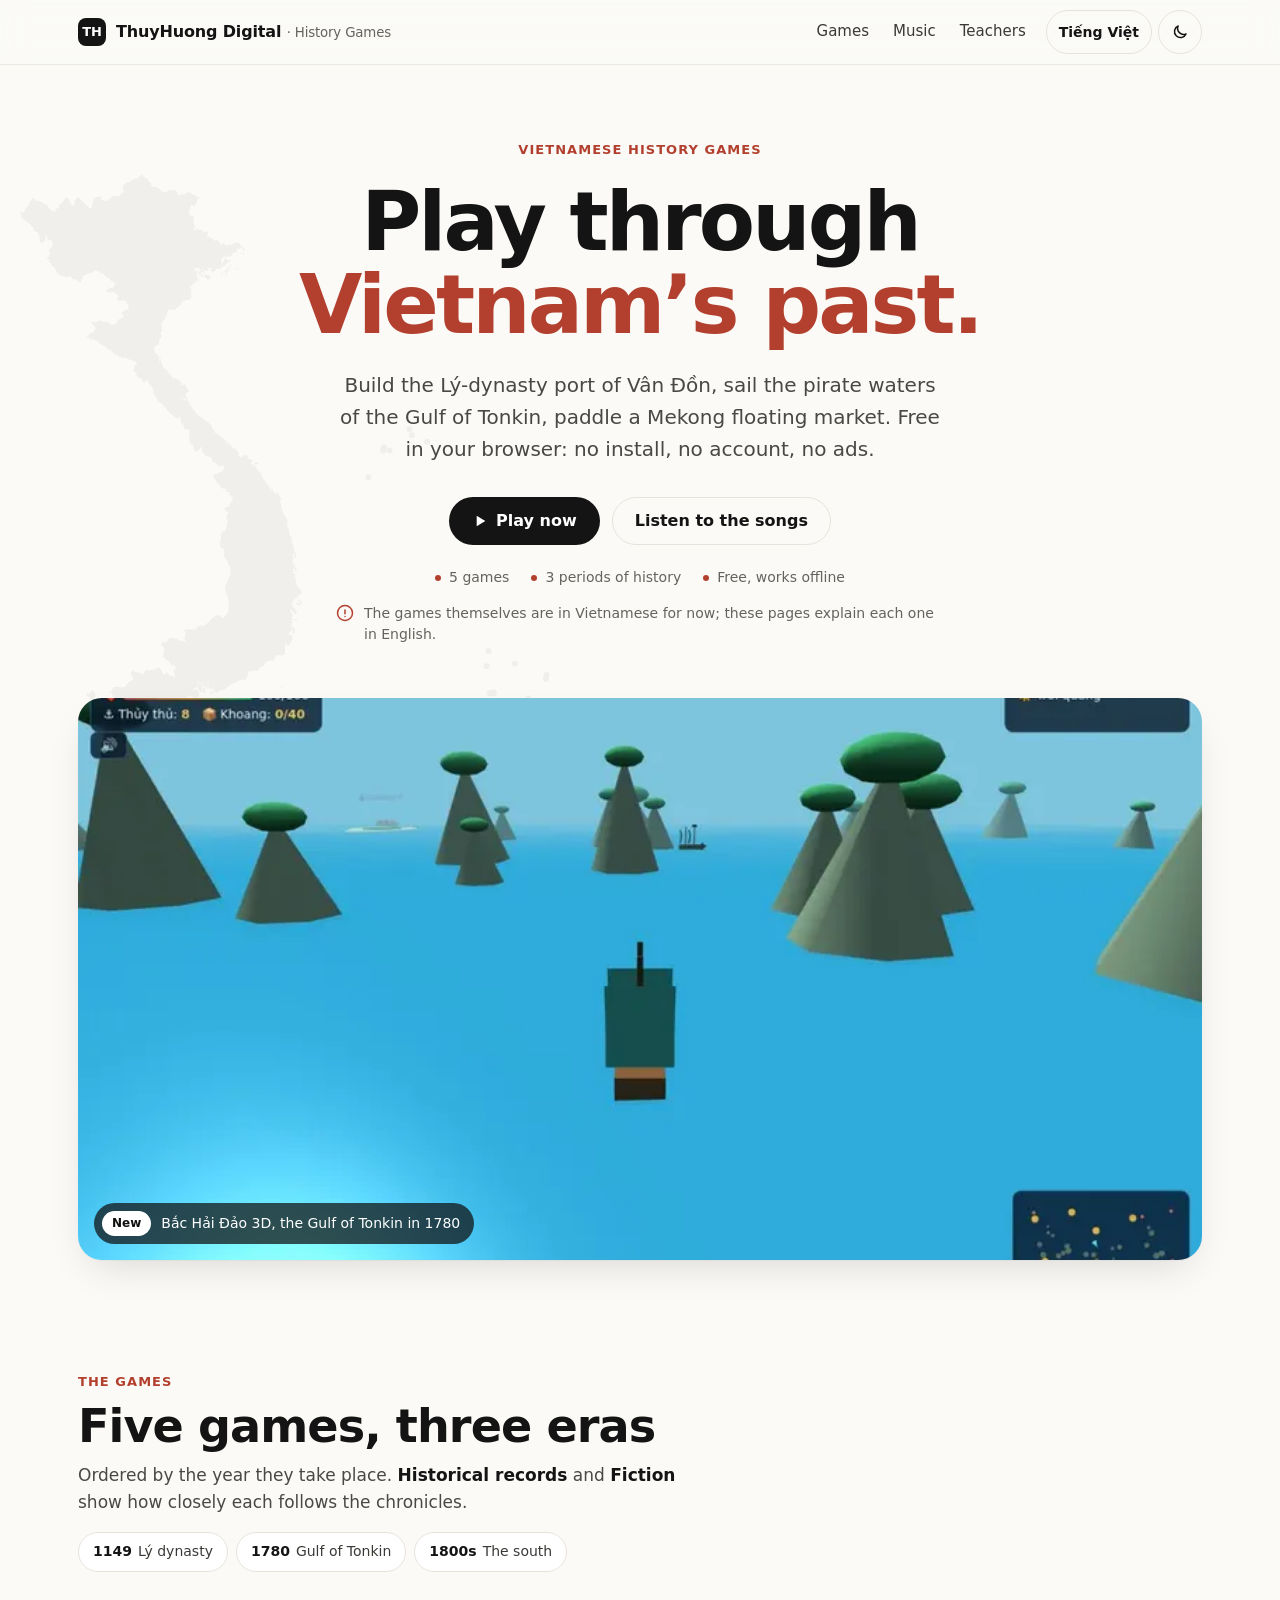
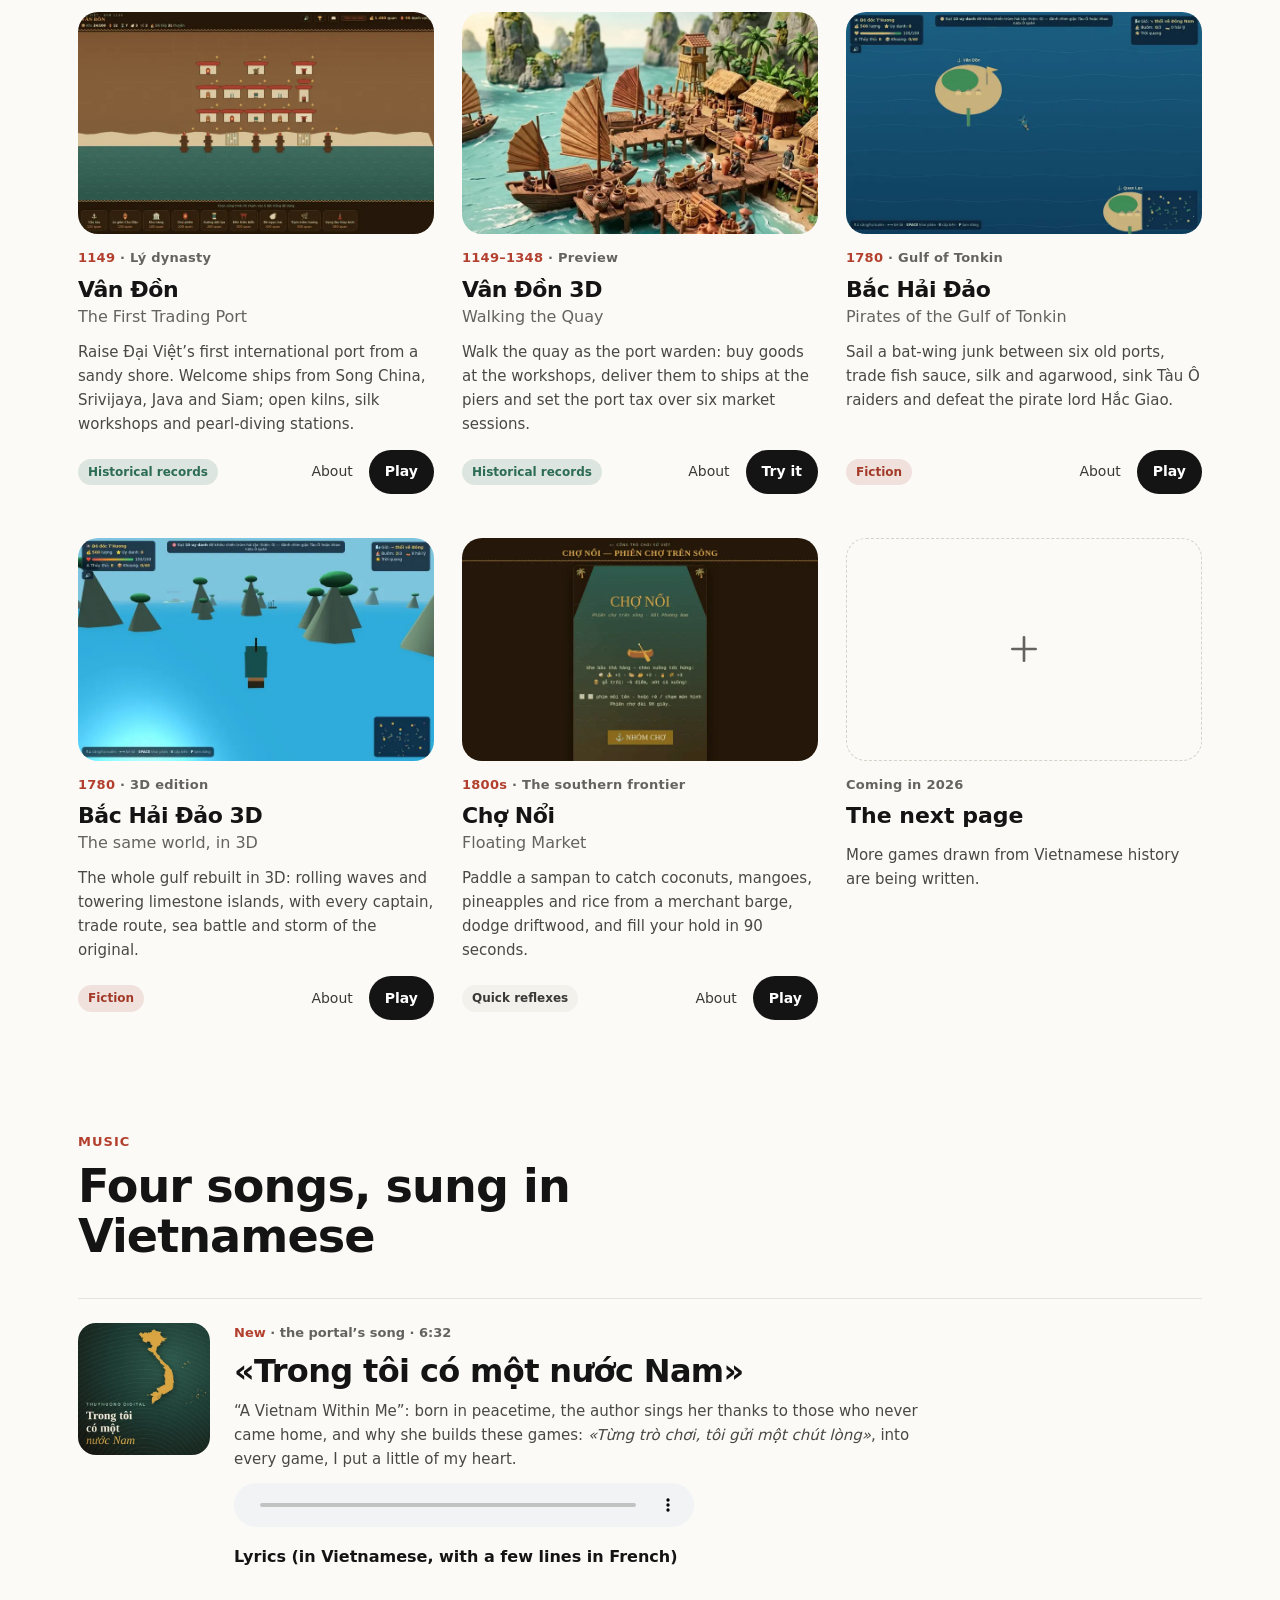
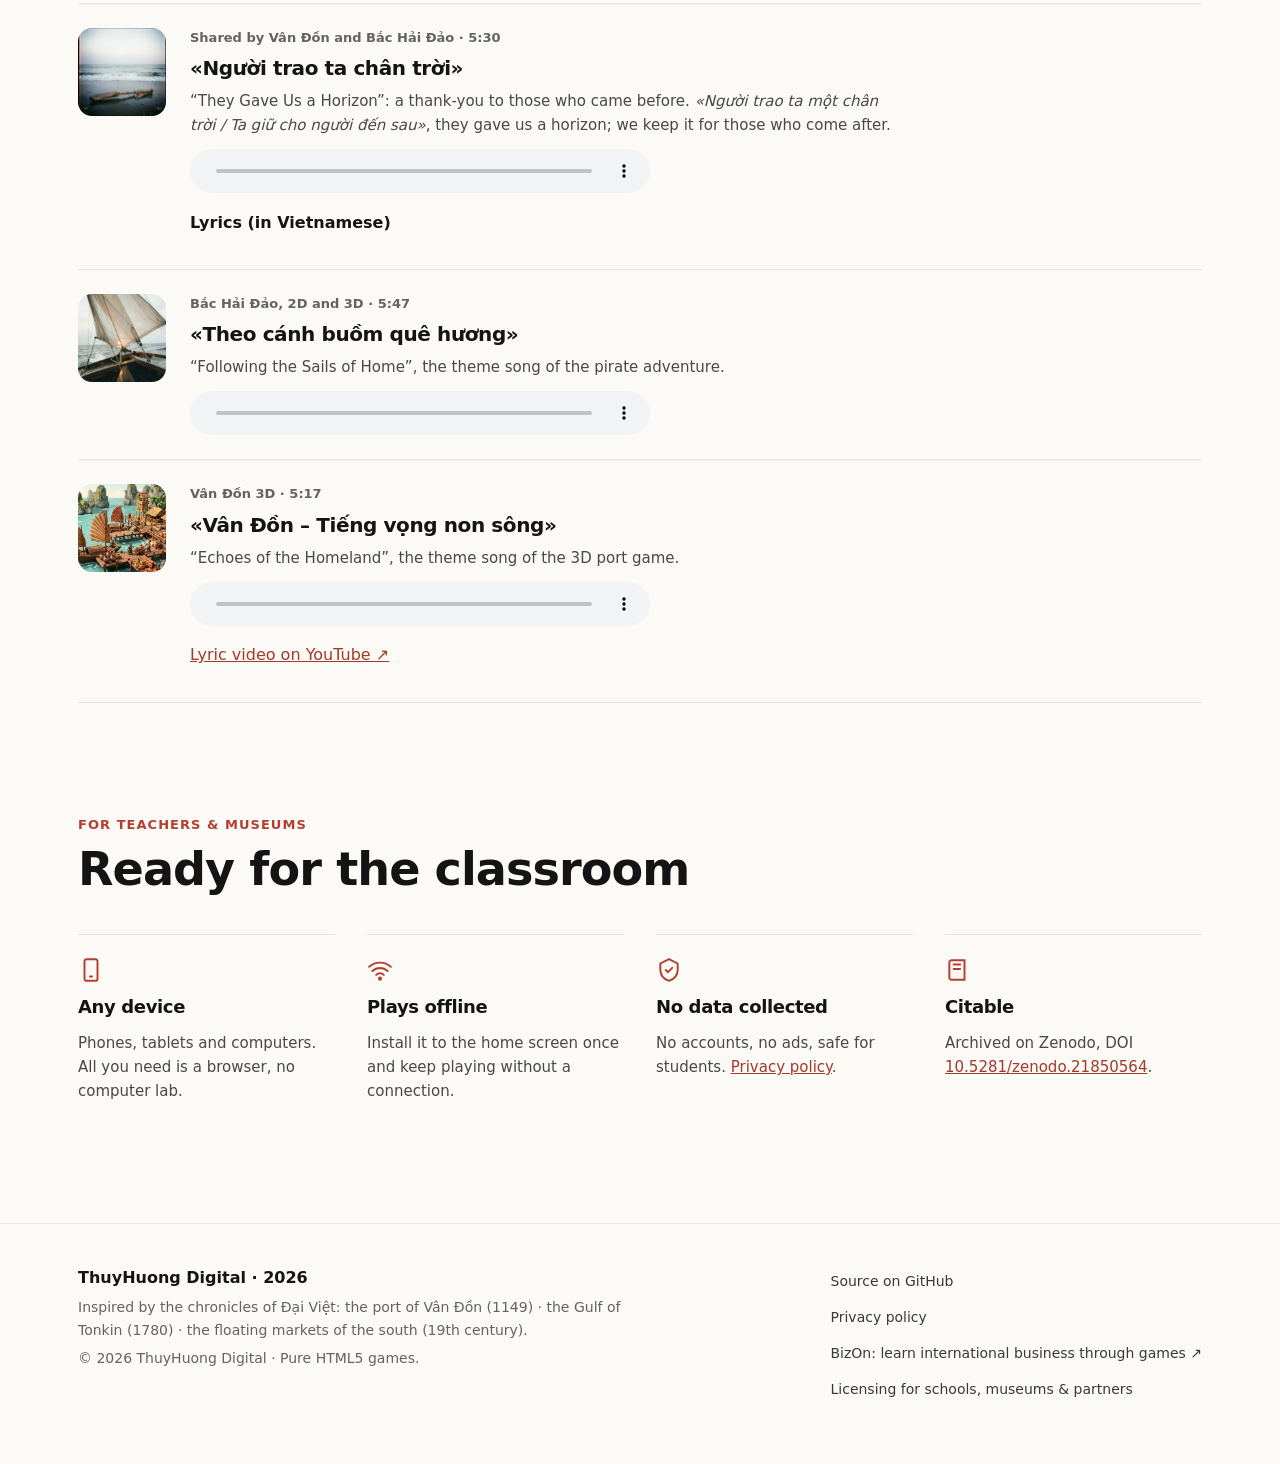
<file: index.html>
<!DOCTYPE html>
<html lang="en">
<head>
<meta charset="UTF-8">
<meta name="viewport" content="width=device-width, initial-scale=1.0">
<meta name="theme-color" content="#fbfaf7">
<script>(function(){try{var r=document.documentElement,l=localStorage.getItem('thd-lang'),m=localStorage.getItem('thd-theme');if(l==='vi'||l==='en')r.lang=l;if(m==='light'||m==='dark')r.setAttribute('data-theme',m);}catch(e){}})();</script>
<link rel="manifest" href="manifest.webmanifest">
<meta name="application-name" content="Vietnamese History Game Portal">
<meta name="apple-mobile-web-app-title" content="Viet History">
<link rel="icon" type="image/png" sizes="192x192" href="icons/icon-192.png">
<link rel="apple-touch-icon" href="icons/icon-192.png">
<title data-vi-text="ThuyHuong Digital: Cổng Trò Chơi Sử Việt">ThuyHuong Digital: Vietnamese History Games</title>
<meta name="description" content="Free browser games set in Vietnamese history: build the trading port of Vân Đồn (1149), sail the Gulf of Tonkin as a pirate (1780), paddle a floating market in the Mekong Delta. Play on phone or computer, no install, works offline."
  data-vi-content="Cổng trò chơi sử Việt của ThuyHuong Digital: dựng thương cảng Vân Đồn thời Lý, làm hải tặc Vịnh Bắc Bộ, chèo xuồng chợ nổi miền Tây. Game HTML5 miễn phí, chơi ngay trên trình duyệt điện thoại và máy tính.">
<meta property="og:title" content="ThuyHuong Digital: Vietnamese History Games">
<meta property="og:description" content="Every game is a page of Vietnamese history. Free to play in your browser.">
<meta property="og:image" content="assets/portal/bac-hai-dao-3d.webp">
<link rel="stylesheet" href="assets/portal/site.css">
<style>
  .wrap{max-width:1180px;margin:0 auto;padding-left:28px;padding-right:28px}
  .skip{position:absolute;left:-999px;top:8px;background:var(--fill);color:var(--on-fill);
    padding:10px 16px;border-radius:999px;z-index:20;font-weight:700}
  .skip:focus{left:8px}
  .ic{width:16px;height:16px;flex:0 0 auto}
  .eyebrow{display:inline-flex;align-items:center;gap:8px;font-size:13px;font-weight:600;letter-spacing:.08em;
    text-transform:uppercase;color:var(--dong)}
  section{scroll-margin-top:80px}

  /* ===== Thanh trên: dính, mờ nền ===== */
  .top{position:sticky;top:0;z-index:10;border-bottom:1px solid var(--rule);
    background:color-mix(in srgb,var(--ground) 82%,transparent);
    -webkit-backdrop-filter:saturate(1.4) blur(14px);backdrop-filter:saturate(1.4) blur(14px)}
  .topIn{display:flex;flex-wrap:wrap;align-items:center;justify-content:space-between;gap:8px 16px;min-height:64px}
  .brand{display:flex;align-items:center;gap:10px;text-decoration:none;color:var(--nga);font-weight:700;letter-spacing:-.01em}
  .brand i{width:28px;height:28px;border-radius:8px;background:var(--fill);color:var(--on-fill);
    display:grid;place-items:center;font-style:normal;font-size:13px;font-weight:800}
  .brand small{font-weight:500;color:var(--muted)}
  .topRight{display:flex;flex-wrap:wrap;align-items:center;gap:4px 8px}
  nav ul{display:flex;flex-wrap:wrap;align-items:center;list-style:none}
  nav a{display:inline-flex;align-items:center;min-height:44px;padding:0 12px;color:var(--nga-2);
    text-decoration:none;font-size:15px;font-weight:500;border-radius:999px}
  nav a:hover{color:var(--nga);background:var(--panel-hi)}
  .pref{border-color:var(--line)}
  .btn{display:inline-flex;align-items:center;justify-content:center;gap:8px;min-height:48px;padding:0 22px;
    border-radius:999px;font:600 16px var(--sans);text-decoration:none;cursor:pointer;border:1px solid transparent;
    transition:background .15s,color .15s,border-color .15s}
  .btnFill{background:var(--fill);color:var(--on-fill)}
  .btnFill:hover{background:var(--fill-hi);color:var(--on-fill)}
  .btnLine{background:transparent;border-color:var(--line);color:var(--nga)}
  .btnLine:hover{border-color:var(--nga);color:var(--nga)}
  .btnSm{min-height:44px;padding:0 16px;font-size:14px}

  /* ===== Phần đầu ===== */
  .hero{padding-top:72px;text-align:center}
  .hero .eyebrow{justify-content:center}
  h1{font-family:var(--serif);font-size:clamp(2.6rem,6.4vw,5.2rem);line-height:1.02;font-weight:800;
    max-width:14ch;margin:18px auto 0}
  h1 em{font-style:normal;color:var(--dong)}
  .lead{font-size:clamp(17px,1.7vw,20px);line-height:1.6;color:var(--soft);max-width:38rem;margin:22px auto 0}
  .ctas{display:flex;flex-wrap:wrap;justify-content:center;gap:12px;margin-top:32px}
  .meta{display:flex;flex-wrap:wrap;justify-content:center;gap:6px 22px;margin-top:22px;list-style:none;
    font-size:14px;color:var(--muted)}
  .meta li{display:flex;align-items:center;gap:8px}
  .meta li::before{content:'';width:6px;height:6px;border-radius:50%;background:var(--dong)}
  .hero .langNote{justify-content:center;margin:14px auto 0;max-width:38rem;text-align:left}
  .shot{position:relative;margin-top:52px;border-radius:24px;overflow:hidden;background:var(--img-bg);
    box-shadow:var(--shadow)}
  .shot img{width:100%;aspect-ratio:16/8;object-fit:cover;transition:transform .6s}
  .shot a:hover img{transform:scale(1.02)}
  .shot figcaption{position:absolute;left:16px;bottom:16px;display:flex;align-items:center;gap:10px;flex-wrap:wrap;
    padding:8px 14px 8px 8px;border-radius:999px;background:color-mix(in srgb,#0f0f0e 72%,transparent);
    color:#fff;font-size:14px;font-weight:500;-webkit-backdrop-filter:blur(10px);backdrop-filter:blur(10px)}
  .shot figcaption b{background:#fff;color:#0f0f0e;border-radius:999px;padding:3px 10px;font-size:12px;font-weight:700}

  /* ===== Trò chơi ===== */
  .secHead{display:flex;flex-wrap:wrap;align-items:flex-end;justify-content:space-between;gap:16px 40px;padding-top:112px}
  .secHead > div{display:flex;flex-direction:column;gap:10px;max-width:40rem}
  h2{font-family:var(--serif);font-size:clamp(2rem,3.6vw,3rem);line-height:1.08;font-weight:800}
  .secHead p{font-size:17px;line-height:1.6;color:var(--soft)}
  .secHead p strong{color:var(--nga)}
  .eras{display:flex;flex-wrap:wrap;gap:8px;list-style:none}
  .eras li{font-size:14px;padding:8px 14px;border-radius:999px;border:1px solid var(--line);color:var(--nga-2);background:var(--panel)}
  .eras b{color:var(--nga);margin-right:6px}
  .grid{display:grid;grid-template-columns:repeat(auto-fill,minmax(min(100%,320px),1fr));gap:44px 28px;margin-top:40px}
  .card{position:relative;display:flex;flex-direction:column;gap:14px}
  .thumb{border-radius:20px;overflow:hidden;background:var(--img-bg);aspect-ratio:16/10}
  .thumb img{width:100%;height:100%;object-fit:cover;transition:transform .5s}
  .card:hover .thumb img,.card:focus-within .thumb img{transform:scale(1.04)}
  .era{font-size:13px;font-weight:600;color:var(--muted);letter-spacing:.02em}
  .era b{color:var(--dong);font-weight:700}
  .card h3{font-family:var(--serif);font-size:22px;line-height:1.2;font-weight:700;margin-top:-6px}
  .card h3 span{display:block;font-size:16px;font-weight:500;color:var(--muted);letter-spacing:0;margin-top:4px}
  .card p{font-size:15px;line-height:1.6;color:var(--soft)}
  .cardFoot{margin-top:auto;display:flex;flex-wrap:wrap;align-items:center;justify-content:space-between;gap:10px}
  .tags{display:flex;flex-wrap:wrap;gap:6px}
  .tag{font-size:12px;font-weight:600;padding:4px 10px;border-radius:999px;background:var(--panel-hi);color:var(--nga-2)}
  .tag.su{background:color-mix(in srgb,var(--celadon) 14%,transparent);color:var(--celadon)}
  .tag.hc{background:color-mix(in srgb,var(--son) 13%,transparent);color:var(--dong-link)}
  .links{display:flex;align-items:center;gap:4px}
  .play{display:inline-flex;align-items:center;gap:6px;min-height:44px;padding:0 16px;border-radius:999px;
    background:var(--fill);color:var(--on-fill);font-weight:600;font-size:14px;text-decoration:none}
  .play:hover{background:var(--fill-hi);color:var(--on-fill)}
  /* cả thẻ bấm được, nút «Play» là liên kết thật */
  .play::after{content:'';position:absolute;inset:0;border-radius:20px}
  .more{position:relative;z-index:1;display:inline-flex;align-items:center;min-height:44px;padding:0 12px;
    color:var(--nga-2);font-weight:500;font-size:14px;border-radius:999px;text-decoration:none}
  .more:hover{background:var(--panel-hi);color:var(--nga)}
  .card.soon h3 span{display:inline;font-size:inherit;color:inherit;font-weight:inherit;margin:0}
  .card.soon .thumb{display:grid;place-items:center;border:1.5px dashed var(--chip);background:transparent}
  .card.soon .thumb svg{width:40px;height:40px;color:var(--muted)}

  /* ===== Bài hát ===== */
  .songs{list-style:none;margin-top:36px;border-top:1px solid var(--line)}
  .song{display:flex;flex-wrap:wrap;gap:16px 24px;align-items:flex-start;padding:24px 0;border-bottom:1px solid var(--line)}
  .song img{width:88px;height:88px;object-fit:cover;border-radius:14px;flex:0 0 auto;background:var(--img-bg)}
  .song.feature img{width:132px;height:132px;border-radius:18px}
  .songTxt{flex:1 1 320px;min-width:0;display:flex;flex-direction:column;gap:8px}
  .songMeta{font-size:13px;font-weight:600;color:var(--muted)}
  .songMeta b{color:var(--dong)}
  .song h3{font-family:var(--serif);font-size:20px;font-weight:700;line-height:1.25}
  .song.feature h3{font-size:clamp(1.5rem,2.6vw,2rem)}
  .songTxt p{font-size:15px;line-height:1.6;color:var(--soft);max-width:44rem}
  .songTxt audio{width:100%;max-width:460px;height:44px;margin-top:4px}
  .songLink{align-self:flex-start;display:inline-flex;align-items:center;min-height:44px;font-weight:500}
  .lyrics summary{cursor:pointer;min-height:44px;display:inline-flex;align-items:center;font-weight:600;color:var(--nga)}
  .lyrics .keep{columns:3 230px;column-gap:36px;padding:8px 0 4px;font-size:15px;line-height:1.7;color:var(--nga-2)}
  .lyrics .keep p{break-inside:avoid;margin-bottom:16px}
  .lyrics .chorus{font-style:italic;color:var(--muted)}
  .lyrics .fr{font-style:italic;color:var(--dong-link)}

  /* ===== Cho thầy cô ===== */
  .feat{display:grid;grid-template-columns:repeat(auto-fit,minmax(min(100%,230px),1fr));gap:36px 32px;
    margin-top:40px;list-style:none}
  .feat li{display:flex;flex-direction:column;gap:10px;padding-top:22px;border-top:1px solid var(--line)}
  .feat svg{width:26px;height:26px;color:var(--dong)}
  .feat h3{font-size:18px;font-weight:700}
  .feat p{font-size:15px;line-height:1.6;color:var(--soft)}

  footer{margin-top:120px;border-top:1px solid var(--rule)}
  .footIn{display:flex;flex-wrap:wrap;justify-content:space-between;gap:24px;
    padding-top:40px;padding-bottom:56px;font-size:14px;line-height:1.7;color:var(--muted)}
  .footIn > div{display:flex;flex-direction:column;gap:4px;max-width:34rem}
  .footIn b{font-size:16px;color:var(--nga)}
  .footIn ul{list-style:none;display:flex;flex-direction:column}
  .footIn ul a{display:inline-flex;align-items:center;min-height:36px;color:var(--nga-2);text-decoration:none}
  .footIn ul a:hover{color:var(--dong-link);text-decoration:underline}

  @media (max-width:640px){
    .wrap{padding-left:18px;padding-right:18px}
    .topRight{width:100%;justify-content:space-between;padding-bottom:8px}
    nav a{padding:0 10px;font-size:14px}
    .hero{padding-top:44px}
    .ctas .btn{flex:1 1 100%}
    .shot{margin-top:36px;border-radius:18px}
    .shot img{aspect-ratio:4/3}
    .secHead{padding-top:80px}
    .song.feature img{width:96px;height:96px}
  }
  @media (prefers-reduced-motion: reduce){
    html{scroll-behavior:auto}
    .thumb img,.shot img{transition:none}
    .card:hover .thumb img,.card:focus-within .thumb img,.shot a:hover img{transform:none}
  }
</style>
</head>
<body>
<a class="skip" href="#games"><span lang="en">Skip to the games</span><span lang="vi">Bỏ qua, đến danh sách trò chơi</span></a>

<header class="top">
  <div class="wrap topIn">
    <a class="brand" href="./" aria-label="ThuyHuong Digital: home" data-vi-aria-label="ThuyHuong Digital: trang chủ">
      <i aria-hidden="true">TH</i>
      <span>ThuyHuong Digital <small><span lang="en">· History Games</span><span lang="vi">· Sử Việt</span></small></span>
    </a>
    <div class="topRight">
      <nav aria-label="Main" data-vi-aria-label="Chính">
        <ul>
          <li><a href="#games"><span lang="en">Games</span><span lang="vi">Trò chơi</span></a></li>
          <li><a href="#music"><span lang="en">Music</span><span lang="vi">Âm nhạc</span></a></li>
          <li><a href="#teachers"><span lang="en">Teachers</span><span lang="vi">Thầy cô</span></a></li>
        </ul>
      </nav>
      <div class="prefs">
        <button id="btnInstall" class="btn btnLine btnSm" type="button" hidden>
          <svg class="ic" viewBox="0 0 24 24" fill="none" stroke="currentColor" stroke-width="2" stroke-linecap="round" aria-hidden="true"><path d="M12 3v12M7 10l5 5 5-5M5 21h14"/></svg><span lang="en">Install</span><span lang="vi">Cài đặt</span></button>
        <button id="prefLang" class="pref" type="button" hidden>Tiếng Việt</button>
        <button id="prefTheme" class="pref" type="button" hidden aria-label="Switch to dark mode">
          <svg class="i-moon" viewBox="0 0 24 24" fill="none" stroke="currentColor" stroke-width="2" stroke-linecap="round" stroke-linejoin="round" aria-hidden="true"><path d="M20 14.5A8 8 0 0 1 9.5 4a8 8 0 1 0 10.5 10.5z"/></svg>
          <svg class="i-sun" viewBox="0 0 24 24" fill="none" stroke="currentColor" stroke-width="2" stroke-linecap="round" aria-hidden="true"><circle cx="12" cy="12" r="4"/><path d="M12 2v2M12 20v2M4.9 4.9l1.4 1.4M17.7 17.7l1.4 1.4M2 12h2M20 12h2M4.9 19.1l1.4-1.4M17.7 6.3l1.4-1.4"/></svg>
        </button>
      </div>
    </div>
  </div>
</header>

<main class="wrap">
  <section class="hero" aria-labelledby="heroTitle">
    <span class="eyebrow"><span lang="en">Vietnamese history games</span><span lang="vi">Cổng trò chơi sử Việt</span></span>
    <h1 id="heroTitle"><span lang="en">Play through <em>Vietnam’s past.</em></span><span lang="vi">Chơi để <em>chạm vào sử Việt.</em></span></h1>
    <p class="lead" lang="en">Build the Lý-dynasty port of Vân Đồn, sail the pirate waters of the Gulf of Tonkin, paddle a Mekong floating market. Free in your browser: no install, no account, no ads.</p>
    <p class="lead" lang="vi">Dựng thương cảng Vân Đồn thời Lý, ra khơi giữa Vịnh Bắc Bộ, chèo xuồng chợ nổi miền Tây. Chơi miễn phí ngay trên trình duyệt: không cài đặt, không tài khoản, không quảng cáo.</p>
    <div class="ctas">
      <a class="btn btnFill" href="#games"><svg class="ic" viewBox="0 0 24 24" fill="currentColor" aria-hidden="true"><path d="M7 4l13 8-13 8z"/></svg><span lang="en">Play now</span><span lang="vi">Chơi ngay</span></a>
      <a class="btn btnLine" href="#music"><span lang="en">Listen to the songs</span><span lang="vi">Nghe nhạc game</span></a>
    </div>
    <ul class="meta">
      <li><span lang="en">5 games</span><span lang="vi">5 trò chơi</span></li>
      <li><span lang="en">3 periods of history</span><span lang="vi">3 thời kỳ lịch sử</span></li>
      <li><span lang="en">Free, works offline</span><span lang="vi">Miễn phí, chơi được ngoại tuyến</span></li>
    </ul>
    <p class="langNote" lang="en"><svg viewBox="0 0 24 24" fill="none" stroke="currentColor" stroke-width="2" stroke-linecap="round" aria-hidden="true"><circle cx="12" cy="12" r="10"/><path d="M12 8v5M12 16.5v.01"/></svg>The games themselves are in Vietnamese for now; these pages explain each one in English.</p>
    <figure class="shot">
      <a href="bac-hai-dao-3d/index.html" aria-label="Play Bắc Hải Đảo 3D" data-vi-aria-label="Chơi Bắc Hải Đảo 3D">
        <img src="assets/portal/bac-hai-dao-3d.webp" width="800" height="500"
          alt="Bắc Hải Đảo 3D: a bat-wing junk sailing among the limestone islands of the Gulf of Tonkin"
          data-vi-alt="Bắc Hải Đảo 3D: thuyền buồm cánh dơi giữa đảo đá vôi vịnh Bắc Bộ">
      </a>
      <figcaption><b><span lang="en">New</span><span lang="vi">Mới</span></b><span lang="en">Bắc Hải Đảo 3D, the Gulf of Tonkin in 1780</span><span lang="vi">Bắc Hải Đảo 3D, vịnh Bắc Bộ năm 1780</span></figcaption>
    </figure>
  </section>

  <section id="games" aria-labelledby="gamesTitle">
    <div class="secHead">
      <div>
        <span class="eyebrow"><span lang="en">The games</span><span lang="vi">Trò chơi</span></span>
        <h2 id="gamesTitle"><span lang="en">Five games, three eras</span><span lang="vi">Năm trò chơi, ba thời kỳ</span></h2>
        <p lang="en">Ordered by the year they take place. <strong>Historical records</strong> and <strong>Fiction</strong> show how closely each follows the chronicles.</p>
        <p lang="vi">Xếp theo năm diễn ra. Nhãn <strong>Theo sử liệu</strong> và <strong>Truyện hư cấu</strong> cho biết mức độ bám sát chính sử.</p>
      </div>
      <ul class="eras">
        <li><b>1149</b><span lang="en">Lý dynasty</span><span lang="vi">Triều Lý</span></li>
        <li><b>1780</b><span lang="en">Gulf of Tonkin</span><span lang="vi">Vịnh Bắc Bộ</span></li>
        <li><b lang="en">1800s</b><b lang="vi">TK 19</b><span lang="en">The south</span><span lang="vi">Đất Phương Nam</span></li>
      </ul>
    </div>

    <div class="grid">
      <article class="card" id="era1149">
        <div class="thumb"><img src="assets/portal/van-don.webp" width="800" height="500" loading="lazy" alt="Vân Đồn: the port seen from above" data-vi-alt="Màn chơi Vân Đồn: bến cảng nhìn từ trên cao"></div>
        <span class="era"><b>1149</b> · <span lang="en">Lý dynasty</span><span lang="vi">Triều Lý</span></span>
        <h3>Vân Đồn<span lang="en">The First Trading Port</span><span lang="vi">Đệ Nhất Thương Cảng</span></h3>
        <p lang="en">Raise Đại Việt’s first international port from a sandy shore. Welcome ships from Song China, Srivijaya, Java and Siam; open kilns, silk workshops and pearl-diving stations.</p>
        <p lang="vi">Dựng thương cảng quốc tế đầu tiên của Đại Việt từ bãi cát ven vịnh. Đón thuyền Tống, Tam Phật Tề, Trảo Oa, Xiêm La; mở lò gốm, xưởng lụa, bến mò ngọc trai.</p>
        <div class="cardFoot">
          <div class="tags"><span class="tag su"><span lang="en">Historical records</span><span lang="vi">Theo sử liệu</span></span></div>
          <div class="links"><a class="more" href="van-don/gioi-thieu.html"><span lang="en">About</span><span lang="vi">Giới thiệu</span></a><a class="play" href="van-don/index.html"><span lang="en">Play</span><span lang="vi">Chơi</span></a></div>
        </div>
      </article>
      <article class="card">
        <div class="thumb"><img src="assets/portal/van-don-3d.webp" width="800" height="500" loading="lazy" alt="Vân Đồn 3D: a clay-model quay with merchant junks" data-vi-alt="Vân Đồn 3D: bến cảng với thuyền buôn"></div>
        <span class="era"><b>1149–1348</b> · <span lang="en">Preview</span><span lang="vi">Bản thử nghiệm</span></span>
        <h3>Vân Đồn 3D<span lang="en">Walking the Quay</span><span lang="vi">Dạo Bến</span></h3>
        <p lang="en">Walk the quay as the port warden: buy goods at the workshops, deliver them to ships at the piers and set the port tax over six market sessions.</p>
        <p lang="vi">Vào vai quan trấn thủ, ghé lò xưởng mua hàng, mang ra cầu tàu giao cho thương thuyền và định mức thuế cảng qua sáu phiên chợ.</p>
        <div class="cardFoot">
          <div class="tags"><span class="tag su"><span lang="en">Historical records</span><span lang="vi">Theo sử liệu</span></span></div>
          <div class="links"><a class="more" href="van-don/gioi-thieu.html"><span lang="en">About</span><span lang="vi">Giới thiệu</span></a><a class="play" href="van-don-3d/index.html"><span lang="en">Try it</span><span lang="vi">Chơi thử</span></a></div>
        </div>
      </article>
      <article class="card" id="era1780">
        <div class="thumb"><img src="assets/portal/bac-hai-dao.webp" width="800" height="500" loading="lazy" alt="Bắc Hải Đảo: a sailing junk on the gulf" data-vi-alt="Bắc Hải Đảo: thuyền buồm giữa vịnh"></div>
        <span class="era"><b>1780</b> · <span lang="en">Gulf of Tonkin</span><span lang="vi">Vịnh Bắc Bộ</span></span>
        <h3>Bắc Hải Đảo<span lang="en">Pirates of the Gulf of Tonkin</span><span lang="vi">Hải Tặc Vịnh Bắc Bộ</span></h3>
        <p lang="en">Sail a bat-wing junk between six old ports, trade fish sauce, silk and agarwood, sink Tàu Ô raiders and defeat the pirate lord Hắc Giao.</p>
        <p lang="vi">Lái thuyền buồm cánh dơi qua sáu thương cảng cổ, buôn nước mắm, lụa, trầm hương, đánh giặc Tàu Ô và hạ trùm Hắc Giao.</p>
        <div class="cardFoot">
          <div class="tags"><span class="tag hc"><span lang="en">Fiction</span><span lang="vi">Truyện hư cấu</span></span></div>
          <div class="links"><a class="more" href="bac-hai-dao/gioi-thieu.html"><span lang="en">About</span><span lang="vi">Giới thiệu</span></a><a class="play" href="bac-hai-dao/index.html"><span lang="en">Play</span><span lang="vi">Chơi</span></a></div>
        </div>
      </article>
      <article class="card">
        <div class="thumb"><img src="assets/portal/bac-hai-dao-3d.webp" width="800" height="500" loading="lazy" alt="Bắc Hải Đảo 3D: chase camera behind the junk" data-vi-alt="Bắc Hải Đảo 3D: camera đuổi sau thuyền"></div>
        <span class="era"><b>1780</b> · <span lang="en">3D edition</span><span lang="vi">Bản 3D</span></span>
        <h3>Bắc Hải Đảo 3D<span lang="en">The same world, in 3D</span><span lang="vi">Cùng thế giới, góc nhìn 3D</span></h3>
        <p lang="en">The whole gulf rebuilt in 3D: rolling waves and towering limestone islands, with every captain, trade route, sea battle and storm of the original.</p>
        <p lang="vi">Toàn bộ vịnh dựng lại bằng 3D: sóng nhấp nhô, đảo đá vôi sừng sững, đủ phân vai, giao thương, hải chiến và bão giông như bản gốc.</p>
        <div class="cardFoot">
          <div class="tags"><span class="tag hc"><span lang="en">Fiction</span><span lang="vi">Truyện hư cấu</span></span></div>
          <div class="links"><a class="more" href="bac-hai-dao/gioi-thieu.html"><span lang="en">About</span><span lang="vi">Giới thiệu</span></a><a class="play" href="bac-hai-dao-3d/index.html"><span lang="en">Play</span><span lang="vi">Chơi</span></a></div>
        </div>
      </article>
      <article class="card" id="eraTK19">
        <div class="thumb"><img src="assets/portal/cho-noi.webp" width="800" height="500" loading="lazy" alt="Chợ Nổi: a sampan catching produce on the river" data-vi-alt="Chợ Nổi: xuồng ba lá hứng nông sản trên sông"></div>
        <span class="era"><b lang="en">1800s</b><b lang="vi">Thế kỷ 19</b> · <span lang="en">The southern frontier</span><span lang="vi">Đất Phương Nam</span></span>
        <h3>Chợ Nổi<span lang="en">Floating Market</span><span lang="vi">Phiên Chợ Trên Sông</span></h3>
        <p lang="en">Paddle a sampan to catch coconuts, mangoes, pineapples and rice from a merchant barge, dodge driftwood, and fill your hold in 90 seconds.</p>
        <p lang="vi">Chèo xuồng ba lá hứng dừa, xoài, khóm, lúa từ ghe bầu thả xuống, né gỗ trôi, gom đầy khoang trong 90 giây.</p>
        <div class="cardFoot">
          <div class="tags"><span class="tag"><span lang="en">Quick reflexes</span><span lang="vi">Nhanh tay</span></span></div>
          <div class="links"><a class="more" href="cho-noi/gioi-thieu.html"><span lang="en">About</span><span lang="vi">Giới thiệu</span></a><a class="play" href="cho-noi/index.html"><span lang="en">Play</span><span lang="vi">Chơi</span></a></div>
        </div>
      </article>
      <article class="card soon">
        <div class="thumb"><svg viewBox="0 0 24 24" fill="none" stroke="currentColor" stroke-width="1.6" stroke-linecap="round" aria-hidden="true"><path d="M12 5v14M5 12h14"/></svg></div>
        <span class="era"><span lang="en">Coming in 2026</span><span lang="vi">Sắp ra mắt trong năm 2026</span></span>
        <h3><span lang="en">The next page</span><span lang="vi">Trang sử kế tiếp</span></h3>
        <p lang="en">More games drawn from Vietnamese history are being written.</p>
        <p lang="vi">Những trò chơi mới mang màu sắc sử Việt đang được viết tiếp.</p>
      </article>
    </div>
  </section>

  <section id="music" aria-labelledby="songTitle">
    <div class="secHead">
      <div>
        <span class="eyebrow"><span lang="en">Music</span><span lang="vi">Âm nhạc</span></span>
        <h2 id="songTitle"><span lang="en">Four songs, sung in Vietnamese</span><span lang="vi">Bốn bài hát của cổng game</span></h2>
      </div>
    </div>
    <ul class="songs">
      <li class="song feature">
        <img src="assets/nhac/trong-toi-co-mot-nuoc-nam.webp" width="360" height="360" loading="lazy"
          alt="Cover art for the song Trong tôi có một nước Nam: a gold map of Vietnam with the Hoàng Sa and Trường Sa islands" data-vi-alt="Ảnh bìa bài hát Trong tôi có một nước Nam: bản đồ Việt Nam màu vàng đồng, có quần đảo Hoàng Sa và Trường Sa">
        <div class="songTxt">
          <span class="songMeta"><b><span lang="en">New</span><span lang="vi">Mới</span></b> · <span lang="en">the portal’s song · 6:32</span><span lang="vi">bài hát của cổng game · 6:32</span></span>
          <h3>«Trong tôi có một nước Nam»</h3>
          <p lang="en">“A Vietnam Within Me”: born in peacetime, the author sings her thanks to those who never came home,
            and why she builds these games: <em>«Từng trò chơi, tôi gửi một chút lòng»</em>, into every game, I put a little of my heart.</p>
          <p lang="vi">Sinh ra khi tiếng bom đã lặng, người làm game gửi lời biết ơn những người không trở lại, và lý do của từng trò chơi:
            <em>«Từng trò chơi, tôi gửi một chút lòng.»</em></p>
          <audio controls preload="none" src="assets/nhac/trong-toi-co-mot-nuoc-nam.mp3">
            <span lang="en">Your browser cannot play this audio.</span><span lang="vi">Trình duyệt của bạn chưa phát được âm thanh.</span>
          </audio>
          <details class="lyrics">
            <summary><span lang="en">Lyrics (in Vietnamese, with a few lines in French)</span><span lang="vi">Lời bài hát</span></summary>
            <div class="keep" lang="vi">
            <p>Tôi sinh ra khi tiếng bom đã lặng<br>Lớn lên cùng tiếng trống buổi trường tan<br>Chuyện năm cũ nghe qua lời kể lại<br>Có đôi lần câu chuyện bỗng dở dang</p>
            <p>Sau mới hiểu những người không trở lại<br>Cũng từng mong một mái ấm riêng mình<br>Cũng có những lời yêu chưa kịp nói<br>Đã lên đường cho đất nước bình yên</p>
            <p>Tôi chưa sống những tháng ngày khói lửa<br>Nào dám rằng hiểu hết nỗi đau xưa<br>Chỉ biết quý những bình minh đang có<br>Và mang ơn bao người chẳng về nữa</p>
            <p class="chorus">Trong tôi có một nước Nam<br>Từ lời ru đã âm thầm lớn dậy<br>Dẫu đi xa, dẫu bao mùa đổi thay<br>Vẫn trong lòng một tiếng gọi quê hương</p>
            <p class="chorus">Tôi cũng ước một mái nhà đầm ấm<br>Một bàn tay cùng đi hết con đường<br>Nhưng khi phải gác tình riêng ở lại<br>Tôi chọn quê hương, dẫu lòng còn thương</p>
            <p>Tôi ngồi dựng từng mái nhà, bến cũ<br>Cho cánh buồm căng gió giữa trời xanh<br>Mong người trẻ qua một lần gặp gỡ<br>Thấy người xưa gần lại với đời mình</p>
            <p>Rồi mở những chuyến hàng xuôi ngược sóng<br>Cho ước mơ được thử bước ban đầu<br>Qua được mất, vẫn bền lòng đứng dậy<br>Biết quê nhà là nơi để bắt đầu</p>
            <p>Có những tối sửa từng dòng, từng nét<br>Ngẩng đầu lên, trời đã sáng bên thềm<br>Chỉ mong những điều âm thầm bé nhỏ<br>Giúp một người yêu đất nước nhiều thêm</p>
            <p class="chorus">Trong tôi có một nước Nam<br>Từ lời ru đã âm thầm lớn dậy<br>Dẫu đi xa, dẫu bao mùa đổi thay<br>Vẫn trong lòng một tiếng gọi quê hương</p>
            <p class="chorus">Tôi cũng ước một mái nhà đầm ấm<br>Một bàn tay cùng đi hết con đường<br>Nhưng khi phải gác tình riêng ở lại<br>Tôi chọn quê hương, dẫu lòng còn thương</p>
            <p>Có lời hẹn chưa thành ngày gặp lại<br>Có tình yêu nằm giữa một dòng thư<br>Bao người đã gửi đời mình ở đó<br>Cho hôm nay còn tiếng mẹ ầu ơ</p>
            <p>Tôi không nhận những đau thương chưa trải<br>Như chính mình từng đi giữa đạn bom<br>Chỉ tự hỏi trước bình yên đang có<br>Đã làm gì ngoài hai tiếng biết ơn</p>
            <p class="fr" lang="fr">Je suis née dans la paix<br>Votre espoir demeure en moi</p>
            <p>Không chỉ nhớ bằng một lần rơi lệ<br>Không chỉ thương qua hai tiếng nghẹn ngào<br>Xin đem những tháng năm mình đang có<br>Góp sức mình cùng đất nước vươn cao</p>
            <p class="chorus">Trong tôi có một nước Nam<br>Từ lời ru đến những điều tôi viết<br>Qua bàn tay, qua bao điều tâm huyết<br>Tình quê hương thành công việc mỗi ngày</p>
            <p class="chorus">Tôi vẫn ước một mái nhà đầm ấm<br>Vẫn nâng niu từng hạnh phúc đời thường<br>Nhưng mái ấm đâu nằm ngoài đất nước<br>Giữ quê nhà, cũng giữ những yêu thương</p>
            <p class="chorus">Mang ơn xưa, xin bền lòng tiếp bước<br>Góp hôm nay cho tươi sáng ngày sau<br>Từ việc nhỏ, giữ trong mình nguyện ước<br>Một nước Nam vững bước ngẩng cao đầu</p>
            <p>Từng trò chơi, tôi gửi một chút lòng<br>Mong ai đó thêm thương dòng sông cũ<br>Thêm tin vào con đường mình đã chọn<br>Thì những đêm dài cũng hóa bình yên</p>
            <p class="fr" lang="fr">Je m’appelle Hương<br>Je crée pour ne pas oublier<br>Et pour demain</p>
            <p>Trong tôi…<br>Có một nước Nam…</p>
            </div>
          </details>
        </div>
      </li>
      <li class="song">
        <img src="assets/nhac/nguoi-trao-ta-chan-troi.webp" width="360" height="360" loading="lazy"
          alt="Cover art for the song Người trao ta chân trời" data-vi-alt="Ảnh bìa bài hát Người trao ta chân trời">
        <div class="songTxt">
          <span class="songMeta"><span lang="en">Shared by Vân Đồn and Bắc Hải Đảo · 5:30</span><span lang="vi">Bài chung của Vân Đồn và Bắc Hải Đảo · 5:30</span></span>
          <h3>«Người trao ta chân trời»</h3>
          <p lang="en">“They Gave Us a Horizon”: a thank-you to those who came before.
            <em>«Người trao ta một chân trời / Ta giữ cho người đến sau»</em>, they gave us a horizon; we keep it for those who come after.</p>
          <p lang="vi">Bài hát chung của hai trò chơi lịch sử, lời biết ơn người đi trước:
            <em>«Người trao ta một chân trời / Ta giữ cho người đến sau.»</em></p>
          <audio controls preload="none" src="assets/nhac/nguoi-trao-ta-chan-troi.mp3">
            <span lang="en">Your browser cannot play this audio.</span><span lang="vi">Trình duyệt của bạn chưa phát được âm thanh.</span>
          </audio>
          <details class="lyrics">
            <summary><span lang="en">Lyrics (in Vietnamese)</span><span lang="vi">Lời bài hát</span></summary>
            <div class="keep" lang="vi">
            <p>Gió mở lối, cánh buồm lên<br>Bờ xa lùi sau màn sương sớm<br>Một bàn tay ghì tay lái<br>Một bàn tay níu lấy bàn tay</p>
            <p>Chưa biết hết đường phía trước<br>Chỉ biết không để bạn một mình<br>Qua một đêm trời nổi sóng<br>Càng thương hơn hai tiếng yên bình</p>
            <p>Có những người ta chưa từng gặp<br>Mà công lao ở khắp quanh mình<br>Trong bến nước, trong từng mái ngói<br>Trong ngày mai ta sống thanh bình</p>
            <p class="chorus">Người trao ta một chân trời<br>Đã đi qua bao mùa giông bão<br>Để hôm nay ta đứng nơi này<br>Nghe sóng vỗ mà lòng không sợ hãi<br>Người trao ta một quê nhà<br>Bằng tuổi xanh, bằng đời ở lại<br>Ta mang ơn không chỉ bằng lời<br>Cùng giữ lấy chân trời cho ngày mai</p>
            <p>Ta đọc chậm từng dòng chữ<br>Tên người xưa, năm tháng xa rồi<br>Bỗng nghe tiếng buồm trong gió<br>Như người còn đứng giữa trùng khơi</p>
            <p>Không phải ai về tới bến<br>Không phải tên nào cũng được ghi<br>Nhưng biển vẫn còn kể mãi<br>Chuyện bao người đã sống, đã đi</p>
            <p>Vân Đồn còn vang tiếng sóng<br>Bắc Hải Đảo gọi buồm ra khơi<br>Hai câu chuyện cùng nhắc nhớ<br>Một quê hương, bao thế hệ người</p>
            <p class="chorus">Người trao ta một chân trời<br>Đã đi qua bao mùa giông bão<br>Để hôm nay ta đứng nơi này<br>Nghe sóng vỗ mà lòng không sợ hãi<br>Người trao ta một quê nhà<br>Bằng tuổi xanh, bằng đời ở lại<br>Ta mang ơn không chỉ bằng lời<br>Cùng giữ lấy chân trời cho ngày mai</p>
            <p>Có một thời ta chưa từng sống<br>Có những người ta chẳng biết tên<br>Mà mỗi sáng nhìn ra phía biển<br>Lại thấy mình mang một niềm ơn</p>
            <p>Không để chuyện xưa thành quên lãng<br>Không để tình người hóa xa xôi<br>Từ nơi bàn tay người buông xuống<br>Bàn tay ta tiếp lấy cuộc đời</p>
            <p class="chorus">Người trao ta một chân trời<br>Đã đi qua bao mùa giông bão<br>Để hôm nay ta đứng nơi này<br>Nghe sóng vỗ mà lòng không sợ hãi<br>Người trao ta một quê nhà<br>Bằng tuổi xanh, bằng đời ở lại<br>Ta mang ơn không chỉ bằng lời<br>Cùng giữ lấy chân trời cho ngày mai</p>
            <p>Mai có người nhìn ra biển rộng<br>Thấy cánh buồm đi giữa trời xanh<br>Xin còn nhớ người trao chân trời ấy<br>Để hôm nay ta được lớn lên</p>
            <p>Người trao ta một chân trời…<br>Ta giữ cho người đến sau…</p>
            </div>
          </details>
        </div>
      </li>
      <li class="song">
        <img src="bac-hai-dao/assets/nhac/bac-hai-dao-bia.jpg" width="260" height="360" loading="lazy"
          alt="Cover art for the song Theo cánh buồm quê hương" data-vi-alt="Ảnh bìa bài hát Theo cánh buồm quê hương">
        <div class="songTxt">
          <span class="songMeta"><span lang="en">Bắc Hải Đảo, 2D and 3D · 5:47</span><span lang="vi">Bắc Hải Đảo, bản 2D và 3D · 5:47</span></span>
          <h3>«Theo cánh buồm quê hương»</h3>
          <p lang="en">“Following the Sails of Home”, the theme song of the pirate adventure.</p>
          <p lang="vi">Bài hát chủ đề của Bắc Hải Đảo, vang lên trong cả bản 2D và 3D.</p>
          <audio controls preload="none" src="bac-hai-dao/assets/nhac/bac-hai-dao-theo-canh-buom-que-huong.mp3">
            <span lang="en">Your browser cannot play this audio.</span><span lang="vi">Trình duyệt của bạn chưa phát được âm thanh.</span>
          </audio>
        </div>
      </li>
      <li class="song">
        <img src="van-don-3d/assets/ben-cang-van-don.jpg" width="1100" height="511" loading="lazy"
          alt="The clay-model port of Vân Đồn" data-vi-alt="Bến cảng Vân Đồn bằng đất nặn">
        <div class="songTxt">
          <span class="songMeta"><span lang="en">Vân Đồn 3D · 5:17</span><span lang="vi">Vân Đồn 3D · 5:17</span></span>
          <h3>«Vân Đồn – Tiếng vọng non sông»</h3>
          <p lang="en">“Echoes of the Homeland”, the theme song of the 3D port game.</p>
          <p lang="vi">Bài hát chủ đề của Vân Đồn 3D.</p>
          <audio controls preload="none" src="van-don-3d/assets/nhac/van-don-tieng-vong-non-song.mp3">
            <span lang="en">Your browser cannot play this audio.</span><span lang="vi">Trình duyệt của bạn chưa phát được âm thanh.</span>
          </audio>
          <a class="songLink" href="https://youtu.be/RaACW3fvrQM" target="_blank" rel="noopener"><span lang="en">Lyric video on YouTube ↗</span><span lang="vi">Lyric video trên YouTube ↗</span></a>
        </div>
      </li>
    </ul>
  </section>

  <section id="teachers" aria-labelledby="teachTitle">
    <div class="secHead">
      <div>
        <span class="eyebrow"><span lang="en">For teachers &amp; museums</span><span lang="vi">Cho thầy cô &amp; bảo tàng</span></span>
        <h2 id="teachTitle"><span lang="en">Ready for the classroom</span><span lang="vi">Sẵn sàng cho lớp học</span></h2>
      </div>
    </div>
    <ul class="feat">
      <li>
        <svg viewBox="0 0 24 24" fill="none" stroke="currentColor" stroke-width="1.8" stroke-linecap="round" aria-hidden="true"><rect x="6" y="2" width="12" height="20" rx="2"/><path d="M11 18h2"/></svg>
        <h3><span lang="en">Any device</span><span lang="vi">Mọi thiết bị</span></h3>
        <p lang="en">Phones, tablets and computers. All you need is a browser, no computer lab.</p>
        <p lang="vi">Điện thoại, máy tính bảng, máy tính. Chỉ cần trình duyệt, không cần phòng máy.</p>
      </li>
      <li>
        <svg viewBox="0 0 24 24" fill="none" stroke="currentColor" stroke-width="1.8" stroke-linecap="round" aria-hidden="true"><path d="M2 9a15 15 0 0 1 20 0M5 13a10 10 0 0 1 14 0M8.5 16.5a5 5 0 0 1 7 0"/><circle cx="12" cy="20" r="1"/></svg>
        <h3><span lang="en">Plays offline</span><span lang="vi">Chơi ngoại tuyến</span></h3>
        <p lang="en">Install it to the home screen once and keep playing without a connection.</p>
        <p lang="vi">Cài lên màn hình chính một lần, vẫn chơi được khi mất mạng.</p>
      </li>
      <li>
        <svg viewBox="0 0 24 24" fill="none" stroke="currentColor" stroke-width="1.8" stroke-linecap="round" aria-hidden="true"><path d="M12 2l8 4v6c0 5-3.5 8.5-8 10-4.5-1.5-8-5-8-10V6z"/><path d="M9 12l2 2 4-4"/></svg>
        <h3><span lang="en">No data collected</span><span lang="vi">Không thu thập dữ liệu</span></h3>
        <p lang="en">No accounts, no ads, safe for students. <a href="privacy.html">Privacy policy</a>.</p>
        <p lang="vi">Không tài khoản, không quảng cáo, an toàn cho học sinh. <a href="privacy.html">Chính sách quyền riêng tư</a>.</p>
      </li>
      <li>
        <svg viewBox="0 0 24 24" fill="none" stroke="currentColor" stroke-width="1.8" stroke-linecap="round" aria-hidden="true"><path d="M4 19V5a2 2 0 0 1 2-2h12v18H6a2 2 0 0 1-2-2z"/><path d="M8 7h6M8 11h6"/></svg>
        <h3><span lang="en">Citable</span><span lang="vi">Có trích dẫn học thuật</span></h3>
        <p><span lang="en">Archived on Zenodo, DOI</span><span lang="vi">Lưu trữ trên Zenodo, DOI</span> <a href="https://doi.org/10.5281/zenodo.21850564">10.5281/zenodo.21850564</a>.</p>
      </li>
    </ul>
  </section>
</main>

<footer>
  <div class="wrap footIn">
    <div>
      <b>ThuyHuong Digital · 2026</b>
      <span lang="en">Inspired by the chronicles of Đại Việt: the port of Vân Đồn (1149) · the Gulf of Tonkin (1780) · the floating markets of the south (19th century).</span>
      <span lang="vi">Cảm hứng từ chính sử Đại Việt: thương cảng Vân Đồn (1149) · vịnh Bắc Bộ (1780) · chợ nổi Đất Phương Nam (thế kỷ 19).</span>
      <span>© 2026 ThuyHuong Digital · <span lang="en">Pure HTML5 games.</span><span lang="vi">Trò chơi HTML5 thuần.</span></span>
    </div>
    <ul>
      <li><a href="https://github.com/thuyhuongctu/Vietnamese-History-Games"><span lang="en">Source on GitHub</span><span lang="vi">Mã nguồn trên GitHub</span></a></li>
      <li><a href="privacy.html"><span lang="en">Privacy policy</span><span lang="vi">Chính sách quyền riêng tư</span></a></li>
      <li><a href="https://bizonland.com/" target="_blank" rel="noopener"><span lang="en">BizOn: learn international business through games ↗</span><span lang="vi">BizOn: học kinh doanh quốc tế qua trò chơi ↗</span></a></li>
      <li><a href="mailto:thuyhuongctu@gmail.com?subject=Licensing%20%2F%20C%E1%BA%A5p%20ph%C3%A9p"><span lang="en">Licensing for schools, museums &amp; partners</span><span lang="vi">Cấp phép cho trường học, bảo tàng &amp; đối tác</span></a></li>
    </ul>
  </div>
</footer>

<script src="assets/portal/site.js"></script>
<script>
'use strict';
// ---- PWA: đăng ký service worker (chỉ chạy trên https/GitHub Pages) ----
if('serviceWorker' in navigator){
  addEventListener('load', () => {
    navigator.serviceWorker.register('sw.js').catch(()=>{});
  });
}
// nút «Cài đặt» hiện khi trình duyệt cho phép cài
let deferredPrompt=null;
const btnI=document.getElementById('btnInstall');
addEventListener('beforeinstallprompt', e => {
  e.preventDefault(); deferredPrompt=e; btnI.hidden=false;
});
btnI.addEventListener('click', async () => {
  if(!deferredPrompt) return;
  deferredPrompt.prompt();
  await deferredPrompt.userChoice;
  deferredPrompt=null; btnI.hidden=true;
});
addEventListener('appinstalled', () => { btnI.hidden=true; });
</script>
</body>
</html>
</file>
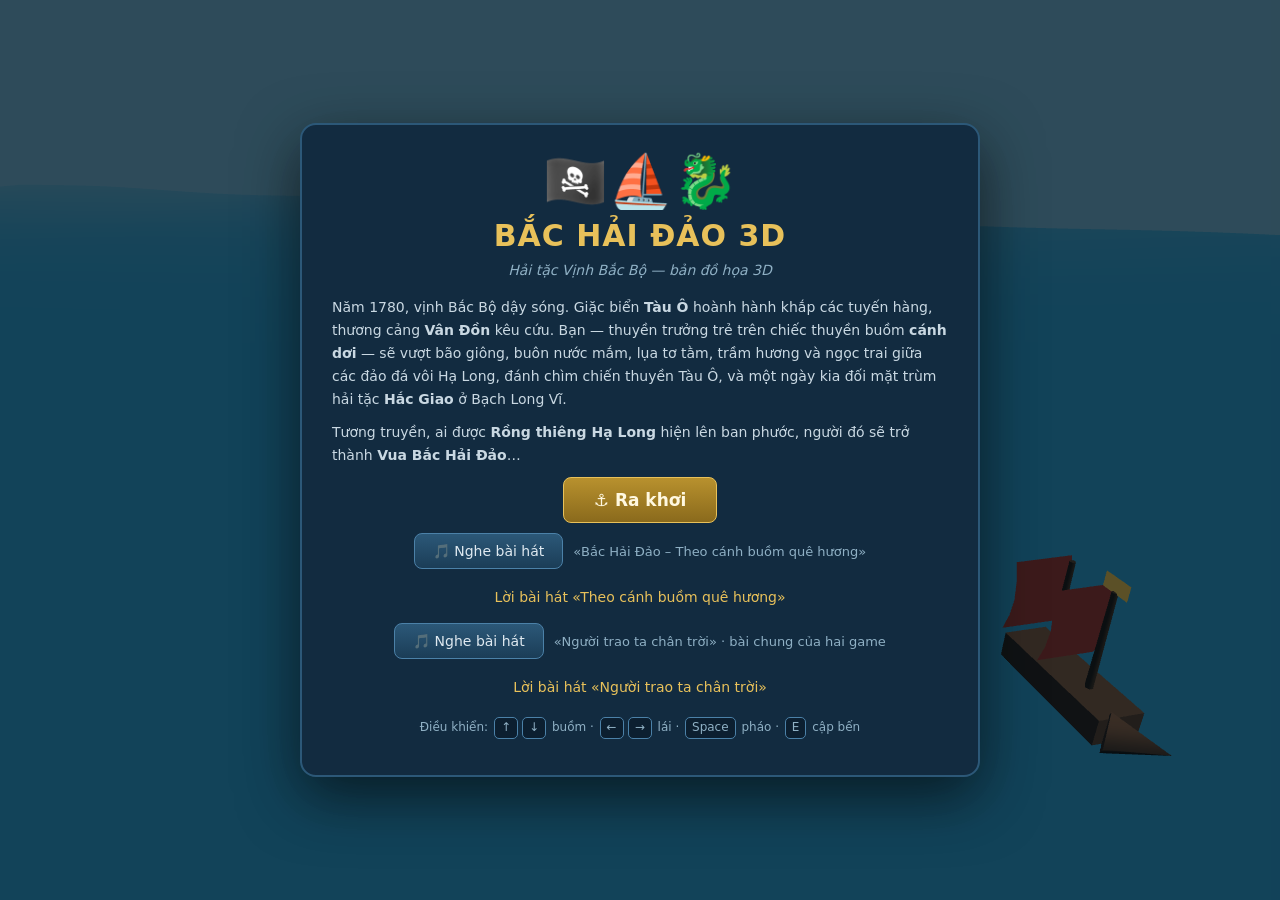
<file: bac-hai-dao-3d/index.html>
<!DOCTYPE html>
<html lang="vi">
<head>
<meta charset="UTF-8">
<meta name="viewport" content="width=device-width, initial-scale=1.0, maximum-scale=1.0, user-scalable=no">
<title>Bắc Hải Đảo 3D — Hải Tặc Vịnh Bắc Bộ</title>
<link rel="icon" href="../icons/icon-192.png">
<style>
  :root{
    --gold:#e8c15a; --dark:#0b1c2c; --panel:#122b40; --edge:#2c5878;
    --red:#c0392b; --green:#27ae60; --ink:#dfe9f0;
  }
  *{margin:0;padding:0;box-sizing:border-box}
  html,body{width:100%;height:100%;overflow:hidden;background:var(--dark);
    font-family:"Segoe UI",system-ui,-apple-system,sans-serif;color:var(--ink)}
  canvas#game{display:block;position:absolute;inset:0}
  /* ---------- HUD ---------- */
  #hud{position:absolute;top:0;left:0;right:0;pointer-events:none;
    display:flex;justify-content:space-between;padding:10px 14px;gap:10px;z-index:5}
  .hudbox{background:rgba(11,28,44,.82);border:1px solid var(--edge);
    border-radius:10px;padding:8px 14px;font-size:14px;line-height:1.55;
    backdrop-filter:blur(2px)}
  .hudbox b{color:var(--gold)}
  #hpbar,#windbox{margin-top:4px}
  .bar{width:150px;height:10px;background:#08131e;border-radius:6px;overflow:hidden;
    border:1px solid var(--edge);display:inline-block;vertical-align:middle}
  .bar i{display:block;height:100%;background:linear-gradient(90deg,#e74c3c,#f39c12,#2ecc71);
    width:100%;transition:width .25s}
  #goalbox{position:absolute;top:10px;left:50%;transform:translateX(-50%);
    background:rgba(11,28,44,.82);border:1px solid var(--edge);border-radius:10px;
    padding:6px 16px;font-size:13px;pointer-events:none;z-index:5;text-align:center}
  #hint{position:absolute;bottom:120px;left:50%;transform:translateX(-50%);
    background:rgba(11,28,44,.9);border:1px solid var(--gold);border-radius:10px;
    padding:8px 18px;font-size:15px;color:var(--gold);display:none;z-index:5;pointer-events:none}
  #toast{position:absolute;top:70px;left:50%;transform:translateX(-50%);
    background:rgba(11,28,44,.92);border:1px solid var(--edge);border-radius:10px;
    padding:8px 18px;font-size:14px;display:none;z-index:6;pointer-events:none;
    max-width:70%;text-align:center}
  #minimap{position:absolute;right:14px;bottom:14px;border:1px solid var(--edge);
    border-radius:10px;background:rgba(11,28,44,.85);z-index:5}
  #controls{position:absolute;left:14px;bottom:14px;background:rgba(11,28,44,.75);
    border:1px solid var(--edge);border-radius:10px;padding:8px 12px;font-size:12px;
    line-height:1.6;z-index:5;pointer-events:none;color:#9fb8c9}
  #controls b{color:var(--ink)}
  /* ---------- Panels ---------- */
  .song{display:flex;align-items:center;justify-content:center;gap:10px;flex-wrap:wrap;margin:6px 0 0}
  .songName{font-size:13px;color:#8fb0c4}
  .lyricsBox{text-align:left;margin:8px 0 0;font-size:14px}
  .lyricsBox summary{cursor:pointer;color:var(--gold);min-height:40px;display:flex;align-items:center;justify-content:center}
  .lyrics{max-height:36vh;overflow:auto;padding-right:6px}
  .lyrics p{margin:0 0 10px;line-height:1.55}
  .lyrics .tag{margin:12px 0 4px;color:#8fb0c4;font-size:11px;letter-spacing:.06em;text-transform:uppercase}
  .overlay{position:absolute;inset:0;display:none;align-items:center;justify-content:center;
    background:rgba(4,12,20,.65);z-index:10}
  .panel{background:var(--panel);border:2px solid var(--edge);border-radius:16px;
    padding:26px 30px;max-width:680px;width:92%;max-height:88vh;overflow-y:auto;
    box-shadow:0 20px 60px rgba(0,0,0,.6)}
  .panel h1{color:var(--gold);font-size:30px;margin-bottom:6px;letter-spacing:1px}
  .panel h2{color:var(--gold);font-size:22px;margin-bottom:10px}
  .panel h3{color:var(--gold);font-size:15px;margin:14px 0 6px}
  .panel p{font-size:14px;line-height:1.65;margin-bottom:10px;color:#c9d8e2}
  .panel .sub{color:#8fb0c4;font-style:italic;margin-bottom:14px}
  button{background:linear-gradient(180deg,#2c5878,#1b3d57);color:var(--ink);
    border:1px solid #4b81a8;border-radius:8px;padding:9px 18px;font-size:14px;
    cursor:pointer;font-family:inherit;transition:filter .15s}
  button:hover{filter:brightness(1.25)}
  button:disabled{opacity:.4;cursor:default}
  button.gold{background:linear-gradient(180deg,#b8912e,#8a6a1c);border-color:var(--gold);
    color:#fff8e0;font-weight:600}
  button.small{padding:4px 10px;font-size:13px}
  .tabs{display:flex;gap:8px;margin:14px 0}
  .tabs button{flex:1}
  .tabs button.active{background:linear-gradient(180deg,#b8912e,#8a6a1c);border-color:var(--gold)}
  table{width:100%;border-collapse:collapse;font-size:14px}
  th,td{padding:6px 8px;text-align:left;border-bottom:1px solid #1d4159}
  th{color:#8fb0c4;font-weight:600;font-size:12.5px}
  td.num{text-align:right;font-variant-numeric:tabular-nums}
  .cheap{color:#5ee08a}.dear{color:#ff8f7a}
  .rowbtns{display:flex;gap:5px;justify-content:flex-end}
  #portGold{color:var(--gold);font-weight:600}
  .upg{display:flex;justify-content:space-between;align-items:center;gap:10px;
    padding:8px 0;border-bottom:1px solid #1d4159;font-size:14px}
  .upg .lv{color:var(--gold)}
  .stat{display:inline-block;margin-right:16px;font-size:13px;color:#9fb8c9}
  .stat b{color:var(--ink)}
  #startArt{font-size:52px;text-align:center;margin-bottom:6px}
  .kbd{display:inline-block;border:1px solid #4b81a8;border-radius:5px;
    padding:0 6px;font-size:12px;background:#0c1f30;margin:0 2px}
  /* ---------- Chọn vai ---------- */
  .chargrid{display:grid;grid-template-columns:repeat(auto-fit,minmax(175px,1fr));
    gap:14px;margin-top:14px}
  .charcard{cursor:pointer;border:2px solid var(--edge);border-radius:12px;padding:12px;
    text-align:center;background:#0d2234;transition:transform .15s,border-color .15s}
  .charcard:hover{border-color:var(--gold);transform:translateY(-3px)}
  /* khung ảnh đồng nhất 3:4 để 4 thẻ nhân vật cao bằng nhau dù ảnh gốc khác tỉ lệ */
  .charcard img{width:100%;aspect-ratio:3/4;object-fit:cover;object-position:top center;
    border-radius:8px;display:block;margin-bottom:8px}
  .charcard .cicon{font-size:58px;line-height:1.7}
  .charcard h3{margin:4px 0 2px;font-size:15px}
  .charcard .alias{color:#8fb0c4;font-size:12px;font-style:italic}
  .charcard .perk{font-size:12px;color:#5ee08a;margin-top:6px;line-height:1.5}
  .charcard .cdesc{font-size:12px;color:#c9d8e2;margin-top:6px;line-height:1.5}
  #endImg{max-width:min(100%,420px);border-radius:10px;margin:10px auto;display:none}
  #btnMusic{position:absolute;left:14px;top:118px;z-index:6;display:none;
    background:rgba(11,28,44,.82);border:1px solid var(--edge);border-radius:8px;
    color:var(--ink);font-size:16px;padding:5px 10px;cursor:pointer}
  /* ---------- Cảm ứng (mobile) ---------- */
  #touchUI{position:absolute;inset:0;display:none;pointer-events:none;z-index:7}
  .tbtn{position:absolute;pointer-events:auto;touch-action:none;user-select:none;
    -webkit-user-select:none;border-radius:50%;border:2px solid rgba(120,180,215,.55);
    background:rgba(11,28,44,.55);color:#dfe9f0;font-size:26px;
    display:flex;align-items:center;justify-content:center;
    -webkit-tap-highlight-color:transparent}
  .tbtn:active{background:rgba(44,88,120,.8);border-color:var(--gold)}
  #tLeft{left:18px;bottom:24px;width:74px;height:74px}
  #tRight{left:108px;bottom:24px;width:74px;height:74px}
  #tFire{right:18px;bottom:24px;width:88px;height:88px;font-size:34px;
    border-color:rgba(232,150,90,.7)}
  #tSailUp{right:124px;bottom:70px;width:60px;height:60px;font-size:20px}
  #tSailDn{right:124px;bottom:2px;width:60px;height:60px;font-size:20px}
  @media (pointer:coarse){
    #controls{display:none!important}
    #minimap{width:120px;height:auto;bottom:auto;top:118px}
    .hudbox{font-size:11px;padding:6px 9px;line-height:1.45}
    .bar{width:90px}
    #goalbox{font-size:10px;max-width:46%;padding:4px 8px}
    #hint{bottom:150px;font-size:14px}
  }
</style>
</head>
<body>
<canvas id="game"></canvas>
<canvas id="minimap" width="200" height="143" style="display:none"></canvas>

<div id="hud" style="display:none">
  <div class="hudbox">
    <div>🏴‍☠️ <b id="hCap">Thuyền trưởng</b></div>
    <div>💰 <b id="hGold">0</b> lượng &nbsp; ⭐ Uy danh: <b id="hRep">0</b></div>
    <div id="hpbar">❤️ <span class="bar"><i id="hHp"></i></span> <span id="hHpTxt"></span></div>
    <div>⚓ Thủy thủ: <b id="hCrew">0</b> &nbsp; 📦 Khoang: <b id="hCargo">0/40</b></div>
  </div>
  <div class="hudbox" id="windbox">
    <div>🌬️ Gió: <b id="hWind">—</b></div>
    <div>⛵ Buồm: <b id="hSail">0</b>/3 &nbsp; 🚤 <span id="hSpd">0</span> hải lý</div>
    <div id="hWeather">☀️ Trời quang</div>
  </div>
</div>
<div id="goalbox" style="display:none">🎯 <span id="hGoal"></span></div>
<div id="hint"></div>
<div id="toast"></div>
<button id="btnMusic" title="Nhạc nền (M)">🔊</button>
<div id="touchUI">
  <button class="tbtn" id="tLeft">⟲</button>
  <button class="tbtn" id="tRight">⟳</button>
  <button class="tbtn" id="tSailUp">⛵▲</button>
  <button class="tbtn" id="tSailDn">⛵▼</button>
  <button class="tbtn" id="tFire">💥</button>
</div>
<div id="controls" style="display:none">
  <b>↑↓</b> căng/hạ buồm · <b>←→</b> bẻ lái · <b>SPACE</b> khai pháo ·
  <b>E</b> cập bến · <b>P</b> tạm dừng
</div>

<!-- ========== MENU ========== -->
<div class="overlay" id="menuOverlay" style="display:flex">
  <div class="panel" style="text-align:center">
    <div id="startArt">🏴‍☠️⛵🐉</div>
    <h1>BẮC HẢI ĐẢO 3D</h1>
    <p class="sub">Hải tặc Vịnh Bắc Bộ — bản đồ họa 3D</p>
    <p style="text-align:left">Năm 1780, vịnh Bắc Bộ dậy sóng. Giặc biển <b>Tàu Ô</b> hoành hành
    khắp các tuyến hàng, thương cảng <b>Vân Đồn</b> kêu cứu. Bạn — thuyền trưởng trẻ
    trên chiếc thuyền buồm <b>cánh dơi</b> — sẽ vượt bão giông, buôn nước mắm, lụa tơ tằm,
    trầm hương và ngọc trai giữa các đảo đá vôi Hạ Long, đánh chìm chiến thuyền Tàu Ô,
    và một ngày kia đối mặt trùm hải tặc <b>Hắc Giao</b> ở Bạch Long Vĩ.</p>
    <p style="text-align:left">Tương truyền, ai được <b>Rồng thiêng Hạ Long</b> hiện lên ban phước,
    người đó sẽ trở thành <b>Vua Bắc Hải Đảo</b>…</p>
    <p style="margin-top:8px">
      <button class="gold" id="btnNew" style="font-size:17px;padding:12px 30px">⚓ Ra khơi</button>
      <button id="btnContinue" style="font-size:15px;display:none">📜 Chơi tiếp</button>
    </p>
    <div class="song">
      <button class="btnSong" type="button" data-bai="game" aria-pressed="false">🎵 Nghe bài hát</button>
      <span class="songName">«Bắc Hải Đảo – Theo cánh buồm quê hương»</span>
    </div>
    <details class="lyricsBox">
      <summary>Lời bài hát «Theo cánh buồm quê hương»</summary>
      <div class="lyrics">
      <p class="tag">Khổ 1</p>
      <p>Trời vừa sáng, con thuyền rời bến<br>Gió đưa buồm qua cửa biển xa<br>Trong tay nải có lời mẹ dặn<br>Trong tim người có bóng quê nhà</p>
      <p>Qua sóng bạc, nhìn nhau vững dạ<br>Chung tay chèo qua những đêm dài<br>Dẫu phía trước còn bao điều lạ<br>Vẫn bên nhau đón ánh ban mai</p>
      <p class="tag">Tiền điệp khúc</p>
      <p>Từng cơn gió căng đầy cánh vải<br>Từng vì sao soi sáng đường xa<br>Giữa biển rộng, nghe lòng nhắc mãi<br>Sau lưng mình là cả quê nhà</p>
      <p class="tag">Điệp khúc</p>
      <p>Bắc Hải Đảo, căng buồm đón gió<br>Mang quê hương theo mỗi cánh buồm<br>Qua giông bão, chung lòng gìn giữ<br>Đảo xa này nối với làng thôn</p>
      <p>Bắc Hải Đảo, khắc ghi lời hẹn<br>Dẫu xa xôi, lòng chẳng xa nhà<br>Xin tiếp bước những người đi trước<br>Giữ biển trời, gìn giữ quê ta</p>
      <p class="tag">Khổ 2</p>
      <p>Có người đã qua bao mùa gió<br>Áo phai màu theo nắng ngoài khơi<br>Có tên tuổi lưu trong trang sách<br>Có công lao lặng giữa dòng đời</p>
      <p>Nay ta mở từng trang chuyện cũ<br>Nghe người xưa như ở bên mình<br>Mỗi dấu tích, một lời nhắn nhủ<br>Bao nhọc nhằn mới có bình yên</p>
      <p class="tag">Tiền điệp khúc (nhắc lại)</p>
      <p class="tag">Điệp khúc (nhắc lại)</p>
      <p class="tag">Đoạn chuyển</p>
      <p>Giữ biển đảo từ điều bình dị<br>Một bàn tay nâng đỡ bạn mình<br>Một lời hứa mang theo từ bến<br>Một tấm lòng gìn giữ niềm tin</p>
      <p>Mai trở lại bên thềm nhà nhỏ<br>Kể người nghe chuyện những chuyến đi<br>Để con trẻ thêm yêu biển đảo<br>Hiểu công người gìn giữ từng khi</p>
      <p>Nghe trong gió lời xưa vọng lại<br>Cùng bên nhau, vững lái ra khơi</p>
      <p class="tag">Điệp khúc (lần cuối)</p>
      <p class="tag">Kết</p>
      <p>Chiều êm xuống, con thuyền về bến<br>Khói lam bay trên mái nhà quen<br>Lời ru cũ theo người ra biển<br>Lại theo người về giữa bình yên</p>
      <p>Bắc Hải Đảo…<br>Mang quê hương theo mỗi cánh buồm…</p>
      </div>
    </details>
    <div class="song">
      <button class="btnSong" type="button" data-bai="chung" aria-pressed="false">🎵 Nghe bài hát</button>
      <span class="songName">«Người trao ta chân trời» · bài chung của hai game</span>
    </div>
    <details class="lyricsBox">
      <summary>Lời bài hát «Người trao ta chân trời»</summary>
      <div class="lyrics">
      <p class="tag">Khổ 1</p>
      <p>Gió mở lối, cánh buồm lên<br>Bờ xa lùi sau màn sương sớm<br>Một bàn tay ghì tay lái<br>Một bàn tay níu lấy bàn tay</p>
      <p>Chưa biết hết đường phía trước<br>Chỉ biết không để bạn một mình<br>Qua một đêm trời nổi sóng<br>Càng thương hơn hai tiếng yên bình</p>
      <p class="tag">Tiền điệp khúc</p>
      <p>Có những người ta chưa từng gặp<br>Mà công lao ở khắp quanh mình<br>Trong bến nước, trong từng mái ngói<br>Trong ngày mai ta sống thanh bình</p>
      <p class="tag">Điệp khúc</p>
      <p>Người trao ta một chân trời<br>Đã đi qua bao mùa giông bão<br>Để hôm nay ta đứng nơi này<br>Nghe sóng vỗ mà lòng không sợ hãi</p>
      <p>Người trao ta một quê nhà<br>Bằng tuổi xanh, bằng đời ở lại<br>Ta mang ơn không chỉ bằng lời<br>Cùng giữ lấy chân trời cho ngày mai</p>
      <p class="tag">Khổ 2</p>
      <p>Ta đọc chậm từng dòng chữ<br>Tên người xưa, năm tháng xa rồi<br>Bỗng nghe tiếng buồm trong gió<br>Như người còn đứng giữa trùng khơi</p>
      <p>Không phải ai về tới bến<br>Không phải tên nào cũng được ghi<br>Nhưng biển vẫn còn kể mãi<br>Chuyện bao người đã sống, đã đi</p>
      <p class="tag">Tiền điệp khúc 2</p>
      <p>Vân Đồn còn vang tiếng sóng<br>Bắc Hải Đảo gọi buồm ra khơi<br>Hai câu chuyện cùng nhắc nhớ<br>Một quê hương, bao thế hệ người</p>
      <p class="tag">Điệp khúc 2</p>
      <p>Người trao ta một chân trời<br>Đã đi qua bao mùa giông bão<br>Để hôm nay ta đứng nơi này<br>Nghe sóng vỗ mà lòng không sợ hãi</p>
      <p>Người trao ta một quê nhà<br>Bằng tuổi xanh, bằng đời ở lại<br>Ta mang ơn không chỉ bằng lời<br>Cùng giữ lấy chân trời cho ngày mai</p>
      <p class="tag">Cầu nối</p>
      <p>Có một thời ta chưa từng sống<br>Có những người ta chẳng biết tên<br>Mà mỗi sáng nhìn ra phía biển<br>Lại thấy mình mang một niềm ơn</p>
      <p class="tag">Dồn lên</p>
      <p>Không để chuyện xưa thành quên lãng<br>Không để tình người hóa xa xôi<br>Từ nơi bàn tay người buông xuống<br>Bàn tay ta tiếp lấy cuộc đời</p>
      <p class="tag">Điệp khúc cuối</p>
      <p>Người trao ta một chân trời<br>Đã đi qua bao mùa giông bão<br>Để hôm nay ta đứng nơi này<br>Nghe sóng vỗ mà lòng không sợ hãi</p>
      <p>Người trao ta một quê nhà<br>Bằng tuổi xanh, bằng đời ở lại<br>Ta mang ơn không chỉ bằng lời<br>Cùng giữ lấy chân trời cho ngày mai</p>
      <p class="tag">Kết</p>
      <p>Mai có người nhìn ra biển rộng<br>Thấy cánh buồm đi giữa trời xanh<br>Xin còn nhớ người trao chân trời ấy<br>Để hôm nay ta được lớn lên</p>
      <p class="tag">Câu cuối</p>
      <p>Người trao ta một chân trời…<br>Ta giữ cho người đến sau…</p>
      </div>
    </details>
    <p style="font-size:12px;color:#8fb0c4;margin-top:10px">
      Điều khiển: <span class="kbd">↑</span><span class="kbd">↓</span> buồm ·
      <span class="kbd">←</span><span class="kbd">→</span> lái ·
      <span class="kbd">Space</span> pháo · <span class="kbd">E</span> cập bến</p>
  </div>
</div>

<!-- ========== CHỌN VAI ========== -->
<div class="overlay" id="charOverlay">
  <div class="panel" style="max-width:880px">
    <h2>🏴‍☠️ Chọn thuyền trưởng</h2>
    <p class="sub">Mỗi vai một sở trường — chọn đúng lối chơi của bạn</p>
    <div class="chargrid" id="charGrid"></div>
  </div>
</div>

<!-- ========== PORT ========== -->
<div class="overlay" id="portOverlay">
  <div class="panel">
    <h2 id="portName">Thương cảng</h2>
    <p class="sub" id="portDesc"></p>
    <div>💰 <span id="portGold"></span> lượng &nbsp;
      <span class="stat">📦 Khoang: <b id="portCargo"></b></span>
      <span class="stat">❤️ Tàu: <b id="portHp"></b></span>
      <span class="stat">⚓ Thủy thủ: <b id="portCrew"></b></span></div>
    <div class="tabs">
      <button id="tabMarket" class="active">🧺 Chợ cảng</button>
      <button id="tabShipyard">🔨 Xưởng tàu</button>
      <button id="tabTavern">🍶 Quán rượu</button>
    </div>
    <div id="paneMarket"></div>
    <div id="paneShipyard" style="display:none"></div>
    <div id="paneTavern" style="display:none"></div>
    <p style="margin-top:16px;text-align:right">
      <button class="gold" id="btnLeave">⛵ Nhổ neo ra khơi</button></p>
  </div>
</div>

<!-- ========== END SCREENS ========== -->
<div class="overlay" id="endOverlay">
  <div class="panel" style="text-align:center">
    <div id="endArt" style="font-size:52px"></div>
    <img id="endImg" alt="">
    <h1 id="endTitle"></h1>
    <p id="endText" style="text-align:left"></p>
    <p><button class="gold" id="btnEnd">⚓ Tiếp tục</button>
      <button class="btnSong" type="button" data-bai="game" aria-pressed="false">🎵 Nghe bài hát</button>
      <button class="btnSong" type="button" data-bai="chung" aria-pressed="false">🎵 Nghe bài hát</button></p>
  </div>
</div>

<script src="../lib/three.min.js"></script>
<script>
'use strict';
// ================================================================
//  BẮC HẢI ĐẢO — game hải tặc Vịnh Bắc Bộ (single-file, canvas 2D)
// ================================================================
const TAU = Math.PI * 2;
const WORLD = { w: 4200, h: 3000 };
const SAVE_KEY = 'bac-hai-dao-3d-save-v1';

const cv = document.getElementById('game');
const cx = cv.getContext('2d');
const mm = document.getElementById('minimap');
const mmx = mm.getContext('2d');
function resize(){
  cv.width = innerWidth; cv.height = innerHeight;
  if(window.renderer){
    renderer.setSize(innerWidth, innerHeight);
    camera.aspect = innerWidth/innerHeight;
    camera.updateProjectionMatrix();
  }
}
addEventListener('resize', resize); resize();

const $ = id => document.getElementById(id);
const rand = (a,b) => a + Math.random()*(b-a);
const clamp = (v,a,b) => Math.max(a, Math.min(b, v));
const dist = (a,b) => Math.hypot(a.x-b.x, a.y-b.y);
function angDiff(a,b){ let d=(b-a)%TAU; if(d>Math.PI)d-=TAU; if(d<-Math.PI)d+=TAU; return d; }

// ---------------- Âm thanh (WebAudio đơn giản) ----------------
let AC = null;
function sfx(kind){
  try{
    if(!AC) AC = new (window.AudioContext||window.webkitAudioContext)();
    if(AC.state==='suspended') AC.resume();
    const t = AC.currentTime;
    if(kind==='cannon'){
      const buf = AC.createBuffer(1, AC.sampleRate*0.25, AC.sampleRate);
      const d = buf.getChannelData(0);
      for(let i=0;i<d.length;i++) d[i] = (Math.random()*2-1)*Math.pow(1-i/d.length,2.2);
      const src=AC.createBufferSource(); src.buffer=buf;
      const g=AC.createGain(); g.gain.setValueAtTime(0.35,t);
      const f=AC.createBiquadFilter(); f.type='lowpass'; f.frequency.value=700;
      src.connect(f).connect(g).connect(AC.destination); src.start();
    }else if(kind==='coin'){
      const o=AC.createOscillator(), g=AC.createGain();
      o.type='sine'; o.frequency.setValueAtTime(880,t); o.frequency.setValueAtTime(1320,t+0.08);
      g.gain.setValueAtTime(0.15,t); g.gain.exponentialRampToValueAtTime(0.001,t+0.25);
      o.connect(g).connect(AC.destination); o.start(); o.stop(t+0.3);
    }else if(kind==='hit'){
      const o=AC.createOscillator(), g=AC.createGain();
      o.type='square'; o.frequency.setValueAtTime(120,t);
      o.frequency.exponentialRampToValueAtTime(40,t+0.2);
      g.gain.setValueAtTime(0.25,t); g.gain.exponentialRampToValueAtTime(0.001,t+0.25);
      o.connect(g).connect(AC.destination); o.start(); o.stop(t+0.3);
    }else if(kind==='dragon'){
      const o=AC.createOscillator(), g=AC.createGain();
      o.type='sine'; o.frequency.setValueAtTime(220,t);
      o.frequency.exponentialRampToValueAtTime(660,t+1.2);
      g.gain.setValueAtTime(0.12,t); g.gain.exponentialRampToValueAtTime(0.001,t+1.6);
      o.connect(g).connect(AC.destination); o.start(); o.stop(t+1.7);
    }
  }catch(e){/* im lặng nếu trình duyệt chặn audio */}
}

// ---------------- Nhạc nền ngũ cung (sinh bằng WebAudio) ----------------
const music = {
  on: (()=>{ try{ return localStorage.getItem('bac-hai-dao-music')!=='off'; }catch(e){ return true; } })(),
  timer:null, next:0, mel:3, bar:0, gain:null, combatUntil:0,
};
const mpick = a => a[Math.floor(Math.random()*a.length)];
function musicInit(){
  try{
    if(!AC) AC = new (window.AudioContext||window.webkitAudioContext)();
    if(AC.state==='suspended') AC.resume();
    if(!music.gain){
      music.gain = AC.createGain();
      music.gain.gain.value = 0.9;
      music.gain.connect(AC.destination);
    }
  }catch(e){}
}
// tiếng gảy dây kiểu đàn tranh, luyến âm nhẹ kiểu đàn bầu
function pluck(freq, when, vol, dur, bend=true){
  const o=AC.createOscillator(), o2=AC.createOscillator();
  const g=AC.createGain(), g2=AC.createGain();
  o.type='triangle'; o2.type='sine';
  o.frequency.setValueAtTime(bend?freq*1.025:freq, when);
  o.frequency.exponentialRampToValueAtTime(freq, when+0.09);
  o2.frequency.setValueAtTime(freq*2.004, when);
  g.gain.setValueAtTime(0.0001, when);
  g.gain.exponentialRampToValueAtTime(vol, when+0.018);
  g.gain.exponentialRampToValueAtTime(0.0001, when+dur);
  g2.gain.value=0.22;
  o.connect(g); o2.connect(g2); g2.connect(g); g.connect(music.gain);
  o.start(when); o2.start(when);
  o.stop(when+dur+0.1); o2.stop(when+dur+0.1);
}
function mdrum(when, vol){
  const buf=AC.createBuffer(1, AC.sampleRate*0.12|0, AC.sampleRate);
  const d=buf.getChannelData(0);
  for(let i=0;i<d.length;i++) d[i]=(Math.random()*2-1)*Math.pow(1-i/d.length,3);
  const src=AC.createBufferSource(); src.buffer=buf;
  const f=AC.createBiquadFilter(); f.type='lowpass'; f.frequency.value=210;
  const g=AC.createGain(); g.gain.setValueAtTime(vol, when);
  src.connect(f); f.connect(g); g.connect(music.gain); src.start(when);
}
const MSCALES = { sail:[0,2,5,7,9], battle:[0,3,5,7,10] };
function musicTick(){
  if(!music.on || !AC || AC.state!=='running' || !music.gain || state==='menu') return;
  // giáp chiến khi có thuyền giặc áp sát (giữ điệu trận thêm 4 giây)
  const inCombat = state==='sail' && enemies.some(e =>
    Math.hypot(e.x-ship.x, e.y-ship.y) < (e.boss?800:450));
  if(inCombat) music.combatUntil = game.t + 4;
  const mode = game.t < music.combatUntil ? 'battle' : 'sail';
  const beat = mode==='battle' ? 0.34 : 0.52;
  const base = mode==='battle' ? 110 : 146.83;
  if(music.next < AC.currentTime) music.next = AC.currentTime + 0.05;
  while(music.next < AC.currentTime + 0.45){
    const t = music.next, sc = MSCALES[mode];
    music.mel += mpick([-2,-1,-1,0,1,1,2]);
    music.mel = clamp(music.mel, 0, 9);
    const semi = sc[music.mel%5] + 12*Math.floor(music.mel/5) + 12;
    if(Math.random() < (mode==='battle'?0.82:0.62))
      pluck(base*Math.pow(2,semi/12), t,
        mode==='battle'?0.12:0.09, mode==='battle'?0.7:1.5);
    music.bar++;
    if(music.bar%4===1) pluck(base, t, 0.085, beat*4.4, false);
    if(mode==='battle' && music.bar%2===1) mdrum(t, 0.45);
    else if(mode==='sail' && music.bar%8===1) mdrum(t, 0.18);
    music.next = t + beat * (mode==='battle' ? 1 : mpick([1,1,1,2]));
  }
}
function musicStart(){
  musicInit();
  if(!music.timer) music.timer = setInterval(musicTick, 120);
  musicBtnUI();
}
function musicBtnUI(){ $('btnMusic').textContent = music.on ? '🔊' : '🔇'; }
function toggleMusic(){
  music.on = !music.on;
  if(!music.on && typeof songStop === 'function') songStop();
  try{ localStorage.setItem('bac-hai-dao-music', music.on?'on':'off'); }catch(e){}
  musicStart();
  toast(music.on ? '🔊 Nhạc nền: bật (phím M)' : '🔇 Nhạc nền: tắt', 1400);
}
$('btnMusic').onclick = toggleMusic;
musicBtnUI();

// Bài hát «Bắc Hải Đảo – Theo cánh buồm quê hương»: phát khi bấm ở màn mở đầu, tự phát khi thắng ván.
// Tải trọn tệp một lần (service worker lưu lại để nghe khi mất mạng); nhạc nền nhỏ lại khi bài hát phát.
// Hai bài hát: bài chủ đề của game, và bài chung của cả hai game (ở gốc kho).
// MỘT thẻ <audio> dùng chung nên không bao giờ có hai bài phát cùng lúc; mỗi bài
// giữ blob riêng nên đổi qua đổi lại không phải tải lại. Nút nào thuộc bài nào thì
// khai bằng `data-bai`; thiếu thuộc tính ấy thì coi là bài của game, để chỗ gọi
// `songPlay()` không tham số (tự phát lúc thắng) vẫn chạy y như cũ.
const BAI = {
  game:  { url:'../bac-hai-dao/assets/nhac/bac-hai-dao-theo-canh-buom-que-huong.mp3' },
  chung: { url:'../assets/nhac/nguoi-trao-ta-chan-troi.mp3' }
};
const song = { el:new Audio(), key:null, src:{}, tai:{} };
song.el.volume = 0.85;
function songUI(msg){
  document.querySelectorAll('.btnSong').forEach(b => {
    const k = b.dataset.bai || 'game', dang = (song.key === k && !song.el.paused);
    b.textContent = (song.key === k && msg) ? msg : (dang ? '⏸ Dừng bài hát' : '🎵 Nghe bài hát');
    b.setAttribute('aria-pressed', dang);
  });
}
function songDuck(on){ if(AC && music.gain) music.gain.gain.setTargetAtTime(on ? 0 : 0.9, AC.currentTime, 0.4); }
function songLoad(k){
  if(song.src[k]) return Promise.resolve();
  return song.tai[k] || (song.tai[k] = fetch(BAI[k].url).then(r => { if(!r.ok) throw new Error(r.status); return r.blob(); })
    .then(b => { song.src[k] = URL.createObjectURL(b); })
    .finally(() => { song.tai[k] = null; }));
}
function songPlay(k){
  k = k || 'game';
  song.key = k;
  songUI('⏳ Đang tải bài hát…');
  songLoad(k).then(() => { song.el.src = song.src[k]; song.el.currentTime = 0; songDuck(true); return song.el.play(); })
    .then(() => songUI()).catch(() => { songDuck(false); songUI('Chưa tải được bài hát'); });
}
function songStop(){ if(!song.el.paused) song.el.pause(); songDuck(false); songUI(); }
song.el.addEventListener('ended', () => { songDuck(false); songUI(); });
document.querySelectorAll('.btnSong').forEach(b => b.addEventListener('click', () => {
  const k = b.dataset.bai || 'game';
  if(song.key === k && !song.el.paused) songStop(); else songPlay(k);
}));
document.addEventListener('visibilitychange', () => { if(document.hidden) songStop(); });

// ---------------- Dữ liệu hàng hóa & thương cảng ----------------
const GOODS = [
  { id:'muoi',     name:'Muối Vân Đồn',     base:12  },
  { id:'mam',      name:'Nước mắm Cát Hải',  base:25  },
  { id:'che',      name:'Chè Thái Nguyên',   base:40  },
  { id:'gom',      name:'Gốm Chu Đậu',       base:70  },
  { id:'lua',      name:'Lụa tơ tằm',        base:110 },
  { id:'que',      name:'Quế Yên Bái',       base:150 },
  { id:'ngoctrai', name:'Ngọc trai Cô Tô',   base:260 },
  { id:'tram',     name:'Trầm hương',        base:420 },
];

const PORTS = [
  { id:'vandon', name:'Vân Đồn', x:1400, y:500, r:120,
    desc:'Thương cảng cổ sầm uất nhất Đại Việt — thuyền buôn phương Bắc, phương Nam tấp nập.',
    mult:{ muoi:0.6, gom:0.7, tram:1.6, ngoctrai:1.4 } },
  { id:'hongai', name:'Hòn Gai', x:520, y:660, r:100,
    desc:'Bến than ven bờ, cửa ngõ hàng hóa từ đất liền ra vịnh.',
    mult:{ che:0.6, lua:0.7, ngoctrai:1.5, que:1.4 } },
  { id:'catba', name:'Cát Bà', x:760, y:1680, r:110,
    desc:'Đảo ngọc với làng chài lâu đời, nước mắm Cát Hải thơm nức tiếng.',
    mult:{ mam:0.6, muoi:0.9, lua:1.5, che:1.3 } },
  { id:'quanlan', name:'Quan Lạn', x:1980, y:940, r:95,
    desc:'Bến cũ của hệ thống thương cảng Vân Đồn, nổi tiếng quế và sá sùng.',
    mult:{ que:0.65, lua:0.75, tram:1.5, muoi:1.3 } },
  { id:'coto', name:'Cô Tô', x:2860, y:640, r:100,
    desc:'Quần đảo xa bờ, ngư trường ngọc trai quý giá.',
    mult:{ ngoctrai:0.6, mam:1.4, que:1.3, gom:1.25 } },
  { id:'bachlongvi', name:'Bạch Long Vĩ', x:3480, y:2320, r:95,
    desc:'"Đuôi rồng trắng" — đảo tiền tiêu giữa khơi xa, hang ổ của giặc Tàu Ô.',
    mult:{ che:1.5, gom:1.45, lua:1.35, ngoctrai:0.85 } },
];

// Đảo đá vôi Hạ Long (cảnh trí, không cập bến được)
const KARSTS = [];
(function(){
  const clusters = [
    {x:1050,y:1250,n:9,s:420}, {x:1550,y:1750,n:7,s:380},
    {x:2350,y:1500,n:6,s:360}, {x:2700,y:2200,n:5,s:330},
    {x:600,y:2400,n:5,s:320},  {x:3300,y:1200,n:5,s:340},
    {x:1900,y:2600,n:4,s:300},
  ];
  let seed = 42;
  const sr = () => { seed = (seed*16807)%2147483647; return seed/2147483647; };
  for(const c of clusters){
    for(let i=0;i<c.n;i++){
      KARSTS.push({
        x: c.x + (sr()-0.5)*c.s*2,
        y: c.y + (sr()-0.5)*c.s*2,
        r: 28 + sr()*46,
        h: 0.7 + sr()*0.8,      // "độ cao" vẽ núi
        seed: sr()*10,
      });
    }
  }
})();

// ---------------- Phân vai: 4 thuyền trưởng ----------------
const CHARACTERS = [
  { id:'phuonghoa', img:'../bac-hai-dao/assets/do-doc-phuong-hoa.jpg', img2:'../bac-hai-dao/assets/do-doc-phuong-hoa-chibi.jpg',
    name:"Đô đốc T'Hương", alias:'Phượng Hỏa Bắc Hải', sail:'#2e8b8b',
    desc:'Nữ đô đốc hội Vietnam Tech Pirates, găng tay cơ khí điều khiển cả dàn thần công.',
    perkDesc:'💣 +1 nòng pháo mỗi mạn · nạp đạn nhanh hơn 30%',
    perk:{ extraGuns:1, reloadMul:0.7 } },
  { id:'vandon', img:'../bac-hai-dao/assets/lai-buon-tran-van-don.jpg', img2:'../bac-hai-dao/assets/lai-buon-tran-van-don.jpg',
    name:'Lái buôn Trần Vân Đồn', alias:'Thần Toán Bến Cổ', sail:'#c9861f',
    desc:'Tay bàn tính trứ danh đất bến cổ — thuộc lòng giá cả mọi thương cảng, mặc cả sắc như dao cau.',
    perkDesc:'💰 Mua rẻ 10%, bán đắt 10% · 📦 +20 khoang hàng',
    perk:{ buyMul:0.9, sellMul:1.1, extraCap:20 } },
  { id:'haiau', img:'../bac-hai-dao/assets/kiem-khach-hai-au.jpg', img2:'../bac-hai-dao/assets/kiem-khach-hai-au.jpg',
    name:'Kiếm khách Hải Âu', alias:'Cánh Én Ngược Gió', sail:'#3f6fb5',
    desc:'Cô gái làng chài Cát Bà, lái thuyền như én liệng trước giông.',
    perkDesc:'⛵ Tốc độ +15% · bẻ lái nhanh hơn 25%',
    perk:{ speedMul:1.15, turnMul:1.25 } },
  { id:'batu', img:'../bac-hai-dao/assets/ba-tu-cat-hai.jpg', img2:'../bac-hai-dao/assets/ba-tu-cat-hai.jpg',
    name:'Bà Tư Cát Hải', alias:'Mẹ Biển Cả', sail:'#a33327',
    desc:'Chủ vựa nước mắm, mẹ nuôi của cả trăm thủy thủ mồ côi.',
    perkDesc:'🛡️ +50 máu tối đa · ⚓ +4 thủy thủ',
    perk:{ extraHp:50, extraCrew:4 } },
];
function P(){ return (game.captain && game.captain.perk) || {}; }

// ---------------- Trạng thái game ----------------
let state = 'menu';   // menu | sail | port | end
let paused = false;
const keys = {};

const game = {
  t: 0,
  gold: 500, rep: 0,
  wind: { dir: rand(0,TAU), speed: 1 },
  weather: 'clear', weatherT: 45, stormT: 0,
  prices: {},              // priceNoise theo cảng
  dragon: null, dragonCd: 90,
  blessT: 0,
  bossSpawned: false, bossDead: false,
  killCount: 0,
  msgT: 0,
  captain: null,
};

const ship = {
  x: PORTS[0].x + 200, y: PORTS[0].y + 120,
  angle: Math.PI/3, speed: 0, sail: 0,
  hp: 100, maxHp: 100, crew: 8, maxCrew: 12,
  cargo: {}, capacity: 40,
  upgrades: { hull:0, sail:0, cannon:0, hold:0 },
  fireCd: 0,
};
GOODS.forEach(g => ship.cargo[g.id] = 0);

let enemies = [], balls = [], particles = [], wakes = [];
let currentPort = null, portTab = 'market';
let rumor = '';

// giá cả dao động chậm theo thời gian
function priceOf(port, good){
  const m = (port.mult && port.mult[good.id]) || 1.0;
  const wobble = 1 + 0.18*Math.sin(game.t*0.011 + hashStr(port.id+good.id)*6.28);
  return Math.max(2, Math.round(good.base * m * wobble));
}
function hashStr(s){ let h=0; for(let i=0;i<s.length;i++) h=(h*31+s.charCodeAt(i))%997; return h/997; }
function cargoCount(){ return GOODS.reduce((s,g)=>s+ship.cargo[g.id],0); }

// ---------------- Kẻ địch: giặc Tàu Ô ----------------
function spawnEnemy(boss=false){
  let x, y, tries=0;
  do{
    x = rand(300, WORLD.w-300); y = rand(300, WORLD.h-300); tries++;
  }while(tries<40 && (Math.hypot(x-ship.x,y-ship.y)<900 ||
         PORTS.some(p=>Math.hypot(x-p.x,y-p.y)<p.r+250)));
  if(boss){
    const b = PORTS.find(p=>p.id==='bachlongvi');
    x = b.x + rand(-350,350); y = b.y - rand(250, 450);
  }
  enemies.push({
    x, y, angle: rand(0,TAU), speed: 0,
    hp: boss? 500 : 60 + game.rep*4,
    maxHp: boss? 500 : 60 + game.rep*4,
    boss, fireCd: rand(1,3), state:'patrol',
    px: x + rand(-400,400), py: y + rand(-400,400),
    wob: rand(0,TAU),
  });
}
for(let i=0;i<6;i++) spawnEnemy();

// ---------------- Điều khiển ----------------
addEventListener('keydown', e => {
  keys[e.code] = true;
  if(e.code==='Space') e.preventDefault();
  if(e.code==='KeyM' && state!=='menu') toggleMusic();
  if(state==='sail'){
    if(e.code==='ArrowUp' || e.code==='KeyW') ship.sail = Math.min(3, ship.sail+1);
    if(e.code==='ArrowDown' || e.code==='KeyS') ship.sail = Math.max(0, ship.sail-1);
    if(e.code==='KeyE') tryDock();
    if(e.code==='KeyP') paused = !paused;
  } else if(state==='port' && e.code==='KeyE'){ leavePort(); }
});
addEventListener('keyup', e => keys[e.code] = false);

// ---------------- Cảm ứng (mobile) ----------------
const IS_TOUCH = matchMedia('(pointer: coarse)').matches || 'ontouchstart' in window;
function bindHold(id, code){
  const el = $(id);
  const on  = e => { e.preventDefault(); keys[code] = true; };
  const off = e => { e.preventDefault(); keys[code] = false; };
  el.addEventListener('pointerdown', on);
  el.addEventListener('pointerup', off);
  el.addEventListener('pointercancel', off);
  el.addEventListener('pointerleave', off);
}
bindHold('tLeft', 'ArrowLeft');
bindHold('tRight', 'ArrowRight');
bindHold('tFire', 'Space');
$('tSailUp').addEventListener('pointerdown', e => {
  e.preventDefault(); if(state==='sail') ship.sail = Math.min(3, ship.sail+1); });
$('tSailDn').addEventListener('pointerdown', e => {
  e.preventDefault(); if(state==='sail') ship.sail = Math.max(0, ship.sail-1); });
// chạm vào gợi ý "cập bến" để vào cảng
$('hint').style.pointerEvents = 'auto';
$('hint').style.cursor = 'pointer';
$('hint').addEventListener('click', () => { if(state==='sail') tryDock(); });

// ---------------- Thông báo ----------------
let toastTimer = null;
function toast(msg, ms=3200){
  const el = $('toast'); el.innerHTML = msg; el.style.display='block';
  clearTimeout(toastTimer);
  toastTimer = setTimeout(()=> el.style.display='none', ms);
}

// ---------------- Lưu / tải ----------------
function saveGame(){
  try{
    localStorage.setItem(SAVE_KEY, JSON.stringify({
      gold: game.gold, rep: game.rep, kills: game.killCount,
      bossDead: game.bossDead, captainId: game.captain && game.captain.id,
      ship: { hp:ship.hp, maxHp:ship.maxHp, crew:ship.crew, cargo:ship.cargo,
              capacity:ship.capacity, upgrades:ship.upgrades, x:ship.x, y:ship.y },
    }));
  }catch(e){}
}
function loadGame(){
  try{
    const d = JSON.parse(localStorage.getItem(SAVE_KEY));
    if(!d) return false;
    game.gold = d.gold; game.rep = d.rep; game.killCount = d.kills||0;
    game.bossDead = !!d.bossDead;
    game.captain = CHARACTERS.find(c=>c.id===d.captainId) || CHARACTERS[0];
    Object.assign(ship, d.ship);
    ship.sail = 0; ship.speed = 0;
    return true;
  }catch(e){ return false; }
}

// ---------------- Cập bến ----------------
function nearPort(){
  for(const p of PORTS) if(Math.hypot(ship.x-p.x, ship.y-p.y) < p.r + 90) return p;
  return null;
}
function tryDock(){
  const p = nearPort();
  if(!p) return;
  currentPort = p; state = 'port'; ship.sail = 0; ship.speed = 0;
  $('portOverlay').style.display = 'flex';
  rumor = makeRumor();
  renderPort();
  saveGame();
}
function leavePort(){
  $('portOverlay').style.display = 'none';
  state = 'sail';
  // đẩy thuyền ra khỏi bến một chút
  const p = currentPort;
  const a = Math.atan2(ship.y-p.y, ship.x-p.x);
  ship.x = p.x + Math.cos(a)*(p.r+110);
  ship.y = p.y + Math.sin(a)*(p.r+110);
  currentPort = null;
}
$('btnLeave').onclick = leavePort;

function makeRumor(){
  const r = Math.random();
  if(!game.bossDead && game.rep >= 10)
    return '☠️ «Trùm Hắc Giao đang neo hạm đội ở phía bắc Bạch Long Vĩ. Chỉ kẻ có uy danh mới dám tìm hắn…»';
  const g = GOODS[Math.floor(Math.random()*GOODS.length)];
  const p = PORTS[Math.floor(Math.random()*PORTS.length)];
  if(r < 0.4) return `🗣️ «Nghe đồn ${g.name} đang được giá ở ${p.name} đấy, thuyền trưởng.»`;
  if(r < 0.6) return '🌊 «Trời này dễ nổi bão lắm. Thấy mây đen thì hạ buồm ngay kẻo lật thuyền.»';
  if(r < 0.8) return '🐉 «Ông lão chài bảo có người thấy Rồng thiêng hiện lên giữa đá vôi Hạ Long. Ai gặp được ắt gặp đại vận!»';
  return '⚔️ «Giặc Tàu Ô càng ngày càng đông. Đánh chìm chúng, uy danh của cậu sẽ vang khắp Bắc Hải Đảo.»';
}

// ---------------- Giao diện cảng ----------------
function setTab(t){
  portTab = t;
  $('tabMarket').classList.toggle('active', t==='market');
  $('tabShipyard').classList.toggle('active', t==='shipyard');
  $('tabTavern').classList.toggle('active', t==='tavern');
  $('paneMarket').style.display = t==='market'?'block':'none';
  $('paneShipyard').style.display = t==='shipyard'?'block':'none';
  $('paneTavern').style.display = t==='tavern'?'block':'none';
  renderPort();
}
$('tabMarket').onclick = ()=>setTab('market');
$('tabShipyard').onclick = ()=>setTab('shipyard');
$('tabTavern').onclick = ()=>setTab('tavern');

function renderPort(){
  const p = currentPort; if(!p) return;
  $('portName').textContent = '⚓ ' + p.name;
  $('portDesc').textContent = p.desc;
  $('portGold').textContent = game.gold.toLocaleString('vi-VN');
  $('portCargo').textContent = cargoCount() + '/' + ship.capacity;
  $('portHp').textContent = Math.ceil(ship.hp) + '/' + ship.maxHp;
  $('portCrew').textContent = ship.crew + '/' + ship.maxCrew;

  if(portTab==='market'){
    let html = '<table><tr><th>Mặt hàng</th><th class="num">Mua</th><th class="num">Bán</th><th class="num">Có</th><th></th></tr>';
    for(const g of GOODS){
      const price = priceOf(p, g);
      const buyP = Math.ceil(price*(P().buyMul||1));
      const sellP = Math.floor(price*(P().sellMul||1));
      const cls = price < g.base*0.85 ? 'cheap' : (price > g.base*1.2 ? 'dear' : '');
      html += `<tr><td>${g.name}</td>
        <td class="num ${cls}">${buyP}</td>
        <td class="num ${cls}">${sellP}</td>
        <td class="num">${ship.cargo[g.id]}</td>
        <td><div class="rowbtns">
          <button class="small" onclick="trade('${g.id}',1)">Mua</button>
          <button class="small" onclick="trade('${g.id}',10)">×10</button>
          <button class="small" onclick="trade('${g.id}',-1)">Bán</button>
          <button class="small" onclick="trade('${g.id}',-10)">×10</button>
        </div></td></tr>`;
    }
    html += '</table><p style="font-size:12px;color:#8fb0c4;margin-top:8px">' +
      '💡 <span class="cheap">Xanh</span> = rẻ (nên mua) · <span class="dear">Đỏ</span> = đắt (nên bán)</p>';
    $('paneMarket').innerHTML = html;
  }
  if(portTab==='shipyard'){
    const U = [
      { k:'hull',  name:'🛡️ Thân tàu gỗ lim',  eff:'+50 máu tối đa',        cost:l=>800*(l+1) },
      { k:'sail',  name:'⛵ Buồm cánh dơi lớn', eff:'+15% tốc độ',            cost:l=>600*(l+1) },
      { k:'cannon',name:'💣 Thần công',          eff:'+1 nòng pháo mỗi mạn',  cost:l=>1000*(l+1) },
      { k:'hold',  name:'📦 Khoang hàng',        eff:'+20 sức chứa',          cost:l=>500*(l+1) },
    ];
    const dmg = ship.maxHp - ship.hp;
    const repairCost = Math.ceil(dmg * 2);
    let html = `<div class="upg"><span>🔧 Sửa chữa tàu (${Math.ceil(dmg)} máu)</span>
      <button class="small" onclick="repairShip()" ${dmg<1||game.gold<repairCost?'disabled':''}>
      ${repairCost} lượng</button></div>`;
    for(const u of U){
      const lv = ship.upgrades[u.k];
      const maxed = lv >= 3;
      html += `<div class="upg">
        <span>${u.name} <span class="lv">[Cấp ${lv}/3]</span><br>
          <small style="color:#8fb0c4">${u.eff}</small></span>
        <button class="small" onclick="buyUpgrade('${u.k}')"
          ${maxed || game.gold < u.cost(lv) ? 'disabled':''}>
          ${maxed ? 'Tối đa' : u.cost(lv)+' lượng'}</button></div>`;
    }
    $('paneShipyard').innerHTML = html;
  }
  if(portTab==='tavern'){
    const hireCost = 120;
    $('paneTavern').innerHTML = `
      <p style="font-style:italic">${rumor}</p>
      <div class="upg"><span>⚓ Mộ thêm thủy thủ (bơm nước, vá thuyền nhanh hơn)<br>
        <small style="color:#8fb0c4">Hiện có ${ship.crew}/${ship.maxCrew} người</small></span>
        <button class="small" onclick="hireCrew()"
          ${ship.crew>=ship.maxCrew||game.gold<hireCost?'disabled':''}>${hireCost} lượng</button></div>
      <div class="upg"><span>🍶 Khao rượu cả bến (+2 uy danh)</span>
        <button class="small" onclick="treatTavern()" ${game.gold<200?'disabled':''}>200 lượng</button></div>`;
  }
}

window.trade = function(gid, n){
  const p = currentPort; if(!p) return;
  const g = GOODS.find(x=>x.id===gid);
  const price = priceOf(p, g);
  const buyP = Math.ceil(price*(P().buyMul||1));
  const sellP = Math.floor(price*(P().sellMul||1));
  if(n > 0){
    const can = Math.min(n, ship.capacity - cargoCount(), Math.floor(game.gold/buyP));
    if(can <= 0){ toast(cargoCount()>=ship.capacity ? '📦 Khoang hàng đã đầy!' : '💸 Không đủ bạc!'); return; }
    ship.cargo[gid] += can; game.gold -= can*buyP; sfx('coin');
  } else {
    const can = Math.min(-n, ship.cargo[gid]);
    if(can <= 0){ toast('Không còn hàng để bán.'); return; }
    ship.cargo[gid] -= can; game.gold += can*sellP; sfx('coin');
  }
  renderPort(); saveGame();
};
window.repairShip = function(){
  const dmg = ship.maxHp - ship.hp;
  const cost = Math.ceil(dmg*2);
  if(game.gold < cost) return;
  game.gold -= cost; ship.hp = ship.maxHp; sfx('coin');
  renderPort(); saveGame();
};
window.buyUpgrade = function(k){
  const costs = { hull:800, sail:600, cannon:1000, hold:500 };
  const lv = ship.upgrades[k];
  if(lv>=3) return;
  const cost = costs[k]*(lv+1);
  if(game.gold < cost) return;
  game.gold -= cost; ship.upgrades[k]++;
  if(k==='hull'){ ship.maxHp += 50; ship.hp += 50; }
  if(k==='hold'){ ship.capacity += 20; }
  sfx('coin'); renderPort(); saveGame();
};
window.hireCrew = function(){
  if(ship.crew>=ship.maxCrew || game.gold<120) return;
  game.gold -= 120; ship.crew++; sfx('coin'); renderPort(); saveGame();
};
window.treatTavern = function(){
  if(game.gold<200) return;
  game.gold -= 200; game.rep += 2; sfx('coin');
  rumor = '🍻 «Thuyền trưởng hào phóng! Chúc người thuận buồm xuôi gió!»';
  renderPort(); saveGame();
};

// ---------------- Bắn pháo ----------------
function fireBroadside(){
  if(ship.fireCd > 0) return;
  const nGuns = 2 + ship.upgrades.cannon + (P().extraGuns||0);
  const reload = Math.max(0.7, 2.2 - ship.crew*0.08) * (P().reloadMul||1);
  ship.fireCd = reload;
  for(const side of [-1, 1]){
    const pa = ship.angle + side*Math.PI/2;
    for(let i=0;i<nGuns;i++){
      const off = (i-(nGuns-1)/2) * 14;
      const sx = ship.x + Math.cos(ship.angle)*off;
      const sy = ship.y + Math.sin(ship.angle)*off;
      balls.push({
        x:sx, y:sy,
        vx: Math.cos(pa)*420 + Math.cos(ship.angle)*ship.speed,
        vy: Math.sin(pa)*420 + Math.sin(ship.angle)*ship.speed,
        life: 0.85, friendly: true,
        dmg: 12 + ship.upgrades.cannon*4,
      });
      puff(sx + Math.cos(pa)*16, sy + Math.sin(pa)*16, '#ccc', 4);
    }
  }
  sfx('cannon');
}
function puff(x,y,color,n){
  for(let i=0;i<n;i++)
    particles.push({ x,y, vx:rand(-40,40), vy:rand(-40,40),
      life: rand(0.3,0.8), maxLife:0.8, color, r:rand(2,5) });
}
function boom(x,y){
  puff(x,y,'#ff9c4a',10); puff(x,y,'#555',8); sfx('hit');
}

// ---------------- Cập nhật ----------------
function update(dt){
  game.t += dt;

  // --- gió đổi chiều chậm ---
  game.wind.dir += Math.sin(game.t*0.05)*0.0015 + 0.0006;
  game.wind.speed = 1 + 0.3*Math.sin(game.t*0.03);

  // --- thời tiết ---
  game.weatherT -= dt;
  if(game.weather==='clear' && game.weatherT<=0){
    if(Math.random()<0.4){ game.weather='storm'; game.weatherT = rand(16,26);
      toast('⛈️ <b>Bão nổi lên rồi!</b> Hạ buồm xuống kẻo vỡ tàu!'); }
    else game.weatherT = rand(40,80);
  } else if(game.weather==='storm' && game.weatherT<=0){
    game.weather='clear'; game.weatherT = rand(60,110);
    toast('🌤️ Bão tan, biển lặng trở lại.');
  }
  const storm = game.weather==='storm';

  // --- rồng thiêng ---
  game.dragonCd -= dt;
  if(!game.dragon && game.dragonCd<=0){
    if(Math.random() < 0.3){
      const k = KARSTS[Math.floor(Math.random()*KARSTS.length)];
      game.dragon = { x:k.x, y:k.y-50, t:0, blessed:false };
      sfx('dragon');
      toast('🐉 <b>Rồng thiêng Hạ Long hiện lên!</b> Mau chèo đến gần để nhận phước lành!', 5000);
    }
    game.dragonCd = rand(70, 140);
  }
  if(game.dragon){
    const d = game.dragon; d.t += dt;
    if(!d.blessed && Math.hypot(ship.x-d.x, ship.y-d.y) < 260){
      d.blessed = true; game.blessT = 25;
      ship.hp = ship.maxHp; game.rep += 3;
      toast('🐉✨ <b>Rồng thiêng ban phước!</b> Tàu hồi phục hoàn toàn, thuận buồm 25 giây, +3 uy danh!', 5000);
      sfx('dragon');
    }
    if(d.t > 20) game.dragon = null;
  }
  if(game.blessT > 0) game.blessT -= dt;

  // --- lái thuyền ---
  const turnRate = 1.6 * (P().turnMul||1);
  if(keys['ArrowLeft']||keys['KeyA']) ship.angle -= turnRate*dt;
  if(keys['ArrowRight']||keys['KeyD']) ship.angle += turnRate*dt;
  if(keys['Space']) fireBroadside();
  ship.fireCd = Math.max(0, ship.fireCd - dt);

  // tốc độ: buồm × gió (xuôi gió nhanh, ngược gió chậm)
  const windAlign = Math.cos(angDiff(ship.angle, game.wind.dir));
  let windFac = 0.55 + 0.45*Math.max(0, windAlign) * game.wind.speed;
  if(game.blessT>0) windFac = 1.35;
  const sailBoost = 1 + ship.upgrades.sail*0.15;
  let targetSpeed = ship.sail/3 * 150 * windFac * sailBoost * (P().speedMul||1);
  if(storm) targetSpeed *= 1.25;
  ship.speed += (targetSpeed - ship.speed) * Math.min(1, dt*1.2);
  ship.x += Math.cos(ship.angle)*ship.speed*dt;
  ship.y += Math.sin(ship.angle)*ship.speed*dt;
  ship.x = clamp(ship.x, 40, WORLD.w-40);
  ship.y = clamp(ship.y, 40, WORLD.h-40);

  // bão gây hại nếu căng buồm quá
  if(storm && ship.sail >= 2 && Math.random() < dt*0.5){
    ship.hp -= 4; boom(ship.x+rand(-15,15), ship.y+rand(-15,15));
    toast('🌊 Sóng lớn đánh vào mạn tàu! Hạ buồm xuống!', 2000);
  }

  // thủy thủ vá tàu chậm rãi
  ship.hp = Math.min(ship.maxHp, ship.hp + ship.crew*0.012*dt*60/60);

  // vệt sóng sau thuyền
  if(ship.speed > 30 && Math.random() < dt*18)
    wakes.push({ x: ship.x - Math.cos(ship.angle)*22, y: ship.y - Math.sin(ship.angle)*22, life: 1.4 });
  for(const w of wakes) w.life -= dt;
  wakes = wakes.filter(w => w.life > 0);

  // va đảo
  for(const p of [...PORTS, ...KARSTS]){
    const d = Math.hypot(ship.x-p.x, ship.y-p.y);
    const rr = (p.r||30) * 0.82;
    if(d < rr){
      const a = Math.atan2(ship.y-p.y, ship.x-p.x);
      ship.x = p.x + Math.cos(a)*rr;
      ship.y = p.y + Math.sin(a)*rr;
      if(ship.speed > 60){ ship.hp -= 3; boom(ship.x, ship.y); }
      ship.speed *= 0.25;
    }
  }

  // --- boss xuất hiện ---
  if(!game.bossSpawned && !game.bossDead && game.rep >= 10){
    game.bossSpawned = true;
    spawnEnemy(true);
    toast('☠️ <b>Trùm Hắc Giao đã giăng buồm gần Bạch Long Vĩ!</b> Đánh bại hắn để xưng Vua Bắc Hải Đảo!', 6000);
  }

  // --- kẻ địch ---
  while(enemies.filter(e=>!e.boss).length < 6) spawnEnemy();
  for(const e of enemies){
    e.wob += dt;
    const dToShip = Math.hypot(e.x-ship.x, e.y-ship.y);
    const aggro = e.boss ? 800 : 560;
    if(dToShip < aggro) e.state = 'chase'; else if(dToShip > aggro*1.5) e.state='patrol';

    let target;
    if(e.state==='chase') target = ship;
    else {
      if(Math.hypot(e.x-e.px, e.y-e.py) < 60){ e.px = clamp(e.x+rand(-600,600),100,WORLD.w-100); e.py = clamp(e.y+rand(-600,600),100,WORLD.h-100); }
      target = { x:e.px, y:e.py };
    }
    const want = Math.atan2(target.y-e.y, target.x-e.x);
    const d = angDiff(e.angle, want);
    e.angle += clamp(d, -1.1*dt, 1.1*dt);
    const spd = (e.boss?120:95) * (e.state==='chase'?1:0.6);
    e.speed += (spd - e.speed)*Math.min(1,dt);
    e.x += Math.cos(e.angle)*e.speed*dt;
    e.y += Math.sin(e.angle)*e.speed*dt;
    e.x = clamp(e.x, 40, WORLD.w-40); e.y = clamp(e.y, 40, WORLD.h-40);

    // né đảo thô sơ
    for(const p of [...PORTS, ...KARSTS]){
      const dd = Math.hypot(e.x-p.x, e.y-p.y), rr=(p.r||30)*0.85;
      if(dd < rr){ const a=Math.atan2(e.y-p.y,e.x-p.x);
        e.x=p.x+Math.cos(a)*rr; e.y=p.y+Math.sin(a)*rr; }
    }

    // bắn
    e.fireCd -= dt;
    if(e.state==='chase' && dToShip < 420 && e.fireCd <= 0){
      e.fireCd = e.boss ? 1.4 : rand(2.2, 3.4);
      const lead = dToShip / 380;
      const tx = ship.x + Math.cos(ship.angle)*ship.speed*lead;
      const ty = ship.y + Math.sin(ship.angle)*ship.speed*lead;
      const a = Math.atan2(ty-e.y, tx-e.x) + rand(-0.08,0.08);
      const n = e.boss ? 3 : 1;
      for(let i=0;i<n;i++){
        const aa = a + (i-(n-1)/2)*0.12;
        balls.push({ x:e.x, y:e.y, vx:Math.cos(aa)*380, vy:Math.sin(aa)*380,
          life:1.15, friendly:false, dmg: e.boss?10:7 });
      }
      puff(e.x, e.y, '#ccc', 3); sfx('cannon');
    }
  }

  // --- đạn pháo ---
  for(const b of balls){
    b.x += b.vx*dt; b.y += b.vy*dt; b.life -= dt;
    if(b.friendly){
      for(const e of enemies){
        if(Math.hypot(b.x-e.x, b.y-e.y) < (e.boss?38:26)){
          e.hp -= b.dmg; b.life = 0; boom(b.x, b.y);
        }
      }
    } else {
      if(Math.hypot(b.x-ship.x, b.y-ship.y) < 24){
        ship.hp -= b.dmg; b.life = 0; boom(b.x, b.y);
      }
    }
    // đạn rơi xuống nước
    if(b.life <= 0 && Math.random()<0.5) puff(b.x, b.y, '#9fd8f0', 3);
  }
  balls = balls.filter(b => b.life > 0);

  // --- địch chìm ---
  for(const e of enemies){
    if(e.hp <= 0){
      boom(e.x, e.y); boom(e.x+10, e.y-8);
      if(e.boss){
        game.bossDead = true;
        game.gold += 5000; game.rep += 20;
        showEnd(true);
      } else {
        const loot = Math.round(rand(80, 200) + game.rep*6);
        game.gold += loot; game.rep += 1; game.killCount++;
        toast(`⚔️ Đánh chìm thuyền Tàu Ô! Thu được <b>${loot}</b> lượng, +1 uy danh.`);
        sfx('coin');
      }
      saveGame();
    }
  }
  enemies = enemies.filter(e => e.hp > 0);

  // --- hạt ---
  for(const p of particles){ p.x+=p.vx*dt; p.y+=p.vy*dt; p.life-=dt; }
  particles = particles.filter(p => p.life > 0);

  // --- thua ---
  if(ship.hp <= 0) showEnd(false);
}

// ---------------- Kết thúc ----------------
function showEnd(win){
  state = 'end';
  if(win) setTimeout(() => { if($('endOverlay').style.display === 'flex' && song.el.paused) songPlay(); }, 1500);
  $('endOverlay').style.display = 'flex';
  const cap = game.captain;
  const capName = cap ? `<b>${cap.name}</b> «${cap.alias}»` : 'bạn';
  if(cap && cap.img2 && win){
    $('endImg').src = cap.img2; $('endImg').style.display = 'block';
    $('endArt').style.display = 'none';
  } else {
    $('endImg').style.display = 'none';
    $('endArt').style.display = 'block';
  }
  if(win){
    $('endArt').textContent = '👑🐉⛵';
    $('endTitle').textContent = 'VUA BẮC HẢI ĐẢO!';
    $('endText').innerHTML = `Trùm <b>Hắc Giao</b> cùng hạm đội Tàu Ô đã chìm xuống đáy vịnh.
      Từ Vân Đồn đến Bạch Long Vĩ, mọi bến cảng đều truyền tụng danh ${capName}.
      Rồng thiêng Hạ Long cúi đầu — bạn chính thức là <b>Vua Bắc Hải Đảo</b>!<br><br>
      💰 Tài sản: <b>${game.gold.toLocaleString('vi-VN')}</b> lượng ·
      ⭐ Uy danh: <b>${game.rep}</b> · ⚔️ Chiến thắng: <b>${game.killCount}</b> trận`;
    $('btnEnd').textContent = '⚓ Tiếp tục dọc ngang biển khơi';
  } else {
    $('endArt').textContent = '🌊💥⚓';
    $('endTitle').textContent = 'TÀU CHÌM!';
    $('endText').innerHTML = `Con thuyền cánh dơi gãy cột buồm giữa sóng dữ…
      May thay dân chài Vân Đồn vớt được bạn. Mất một nửa số bạc,
      nhưng chí lớn chưa chìm — làm lại từ đầu ở bến Vân Đồn!`;
    $('btnEnd').textContent = '⚓ Trở lại Vân Đồn';
  }
}
$('btnEnd').onclick = () => {
  songStop();
  $('endOverlay').style.display = 'none';
  if(ship.hp <= 0){
    game.gold = Math.floor(game.gold/2);
    ship.hp = ship.maxHp;
    ship.x = PORTS[0].x + 200; ship.y = PORTS[0].y + 150;
    ship.sail = 0; ship.speed = 0;
    enemies = enemies.filter(e => Math.hypot(e.x-ship.x, e.y-ship.y) > 900);
  }
  state = 'sail';
  saveGame();
};

// ---------------- Bắt đầu ----------------
function showCharSelect(){
  $('menuOverlay').style.display = 'none';
  const grid = $('charGrid');
  grid.innerHTML = CHARACTERS.map(c => `
    <div class="charcard" onclick="chooseChar('${c.id}')">
      ${c.img ? `<img src="${c.img}" alt="${c.name}">` : `<div class="cicon">${c.cicon}</div>`}
      <h3>${c.name}</h3>
      <div class="alias">«${c.alias}»</div>
      <div class="perk">${c.perkDesc}</div>
      <div class="cdesc">${c.desc}</div>
    </div>`).join('');
  $('charOverlay').style.display = 'flex';
}
window.chooseChar = function(id){
  game.captain = CHARACTERS.find(c=>c.id===id);
  $('charOverlay').style.display = 'none';
  const p = P();
  if(p.extraHp){ ship.maxHp += p.extraHp; ship.hp = ship.maxHp; }
  if(p.extraCrew){ ship.crew += p.extraCrew; ship.maxCrew += p.extraCrew; }
  if(p.extraCap){ ship.capacity += p.extraCap; }
  startGame(true);
  toast(`🏴‍☠️ ${game.captain.name} — «${game.captain.alias}» nhận quyền chỉ huy!`, 4000);
};

function startGame(fresh){
  songStop();
  if(fresh){
    localStorage.removeItem(SAVE_KEY);
  } else {
    loadGame();
  }
  $('menuOverlay').style.display = 'none';
  $('minimap').style.display = 'block';
  $('hud').style.display = 'flex';
  $('goalbox').style.display = 'block';
  $('controls').style.display = 'block';
  $('btnMusic').style.display = 'block';
  musicStart();
  if(IS_TOUCH) $('touchUI').style.display = 'block';
  state = 'sail';
  toast('⚓ Nhấn <b>↑</b> để căng buồm ra khơi! Ghé chợ cảng để buôn hàng làm giàu.', 5000);
}
$('btnNew').onclick = () => showCharSelect();
$('btnContinue').onclick = () => startGame(false);
if(localStorage.getItem(SAVE_KEY)) $('btnContinue').style.display = 'inline-block';

// ================================================================
//  DỰNG CẢNH 3D (three.js — nhúng sẵn trong lib/, chạy offline)
// ================================================================
cv.style.display = 'none';                       // canvas 2D cũ chỉ giữ cho tương thích
window.renderer = new THREE.WebGLRenderer({ antialias:true });
renderer.setSize(innerWidth, innerHeight);
renderer.setPixelRatio(Math.min(devicePixelRatio, 2));
renderer.domElement.style.cssText = 'position:absolute;inset:0;z-index:0';
document.body.insertBefore(renderer.domElement, document.body.firstChild);

const scene = new THREE.Scene();
const DAY_SKY = 0x7ec4dc, STORM_SKY = 0x2c3e46;
const skyCur = new THREE.Color(DAY_SKY);
scene.background = skyCur;
scene.fog = new THREE.Fog(DAY_SKY, 600, 2600);
window.camera = new THREE.PerspectiveCamera(60, innerWidth/innerHeight, 1, 7000);
const sun = new THREE.DirectionalLight(0xfff3d8, 1.05);
sun.position.set(1500, 1800, 600); scene.add(sun);
scene.add(new THREE.HemisphereLight(0xcfe8f0, 0x24443c, 0.95));

// ---- biển sóng ----
const seaGeo = new THREE.PlaneGeometry(5400, 4200, 96, 72);
seaGeo.rotateX(-Math.PI/2);
const seaMat = new THREE.MeshPhongMaterial({ color:0x1c6a8c, shininess:90,
  transparent:true, opacity:0.97 });
const sea = new THREE.Mesh(seaGeo, seaMat);
sea.position.set(WORLD.w/2, 0, WORLD.h/2);
scene.add(sea);
const seaPos = seaGeo.attributes.position;
function animateSea(t, storm){
  const amp = storm ? 2.2 : 1;
  for(let i=0;i<seaPos.count;i++){
    const x = seaPos.getX(i), z = seaPos.getZ(i);
    seaPos.setY(i, (Math.sin(x*0.008 + t*1.3)*3 + Math.cos(z*0.011 + t*0.9)*2.4)*amp);
  }
  seaPos.needsUpdate = true;
}

// ---- chữ nổi (sprite từ canvas) ----
function textSprite(txt, color, w){
  const cnv = document.createElement('canvas'); cnv.width=512; cnv.height=96;
  const g2 = cnv.getContext('2d');
  g2.font = 'bold 44px sans-serif'; g2.textAlign='center'; g2.textBaseline='middle';
  g2.shadowColor='rgba(0,0,0,0.85)'; g2.shadowBlur=10;
  g2.fillStyle = color; g2.fillText(txt, 256, 48);
  const tex = new THREE.CanvasTexture(cnv);
  const sp = new THREE.Sprite(new THREE.SpriteMaterial({ map:tex, transparent:true, depthTest:false }));
  sp.scale.set(w||170, (w||170)*96/512, 1);
  return sp;
}

// ---- đảo đá vôi ----
for(const k of KARSTS){
  const g = new THREE.Group();
  const h = k.r*2.1*k.h;
  const rock = new THREE.Mesh(
    new THREE.ConeGeometry(k.r, h, 7, 1),
    new THREE.MeshLambertMaterial({ color:0x5d6e60 }));
  rock.position.y = h/2 - 3; rock.rotation.y = k.seed;
  const top = new THREE.Mesh(
    new THREE.SphereGeometry(k.r*0.55, 8, 6),
    new THREE.MeshLambertMaterial({ color:0x2e7d4f }));
  top.position.y = h - 4; top.scale.y = 0.5;
  g.add(rock, top);
  g.position.set(k.x, 0, k.y);
  scene.add(g);
}

// ---- thương cảng ----
for(const p of PORTS){
  const g = new THREE.Group();
  const sand = new THREE.Mesh(
    new THREE.CylinderGeometry(p.r, p.r*1.15, 8, 20),
    new THREE.MeshLambertMaterial({ color:0xc9b17c }));
  sand.position.y = 1; g.add(sand);
  const green = new THREE.Mesh(
    new THREE.CylinderGeometry(p.r*0.55, p.r*0.6, 6, 16),
    new THREE.MeshLambertMaterial({ color:0x3f8d55 }));
  green.position.set(-p.r*0.2, 7, -p.r*0.2); g.add(green);
  for(let i=0;i<3;i++){
    const hx = -p.r*0.3 + i*p.r*0.3;
    const house = new THREE.Mesh(new THREE.BoxGeometry(20,14,16),
      new THREE.MeshLambertMaterial({ color:0xd9c9a8 }));
    house.position.set(hx, 14, p.r*0.15);
    const roof = new THREE.Mesh(new THREE.ConeGeometry(15,10,4),
      new THREE.MeshLambertMaterial({ color:0xa5402e }));
    roof.position.set(hx, 26, p.r*0.15); roof.rotation.y = Math.PI/4;
    g.add(house, roof);
  }
  const dock = new THREE.Mesh(new THREE.BoxGeometry(16,4,p.r*0.8),
    new THREE.MeshLambertMaterial({ color:0x7a5b3a }));
  dock.position.set(0, 4, p.r*0.95); g.add(dock);
  const nm = textSprite('⚓ '+p.name, '#ffffff', 190);
  nm.position.y = 95; g.add(nm);
  g.position.set(p.x, 0, p.y);
  scene.add(g);
}

// ---- thuyền buồm cánh dơi ----
function buildJunk(hullColor, sailColor, scale){
  const g = new THREE.Group();
  const sailMats = [];
  const hull = new THREE.Mesh(new THREE.BoxGeometry(42,9,15),
    new THREE.MeshLambertMaterial({ color:hullColor }));
  hull.position.y = 5; g.add(hull);
  const prow = new THREE.Mesh(new THREE.ConeGeometry(7.5,16,4),
    new THREE.MeshLambertMaterial({ color:hullColor }));
  prow.rotation.z = -Math.PI/2; prow.rotation.y = Math.PI/4;
  prow.position.set(28, 6, 0); g.add(prow);
  for(const mx of [8,-9]){
    const mast = new THREE.Mesh(new THREE.CylinderGeometry(0.9,1.2,34,6),
      new THREE.MeshLambertMaterial({ color:0x3a2a18 }));
    mast.position.set(mx, 26, 0); g.add(mast);
    const sm = new THREE.MeshLambertMaterial({ color:sailColor, side:THREE.DoubleSide });
    sailMats.push(sm);
    const sail = new THREE.Mesh(new THREE.PlaneGeometry(20,25,1,4), sm);
    sail.position.set(mx-11, 25, 0); sail.rotation.y = Math.PI/2;
    // cong nhẹ như cánh dơi
    const sp2 = sail.geometry.attributes.position;
    for(let i=0;i<sp2.count;i++) sp2.setZ(i, Math.sin((sp2.getY(i)/25+0.5)*Math.PI)*2.5);
    g.add(sail);
  }
  const flag = new THREE.Mesh(new THREE.PlaneGeometry(9,5),
    new THREE.MeshBasicMaterial({ color:0xffd24a, side:THREE.DoubleSide }));
  flag.position.set(8, 45, 0); g.add(flag);
  g.scale.setScalar(scale);
  g.userData.sailMats = sailMats;
  g.userData.flag = flag;
  return g;
}
const playerMesh = buildJunk(0x5a3d28, 0xa33327, 1.15);
scene.add(playerMesh);

// vòng phước Rồng thiêng
const blessRing = new THREE.Mesh(new THREE.TorusGeometry(38, 2, 8, 40),
  new THREE.MeshBasicMaterial({ color:0xffd75a, transparent:true, opacity:0.7 }));
blessRing.rotation.x = Math.PI/2; blessRing.visible = false;
scene.add(blessRing);

// ---- pool đạn + hạt ----
const ballPool = [];
for(let i=0;i<40;i++){
  const m = new THREE.Mesh(new THREE.SphereGeometry(3.2, 8, 6),
    new THREE.MeshBasicMaterial({ color:0x222222 }));
  m.visible = false; scene.add(m); ballPool.push(m);
}
const partPool = [];
for(let i=0;i<90;i++){
  const m = new THREE.Mesh(new THREE.SphereGeometry(2.4, 6, 5),
    new THREE.MeshBasicMaterial({ transparent:true }));
  m.visible = false; scene.add(m); partPool.push(m);
}
function puffOnce(x,y){
  particles.push({ x, y, vx:rand(-15,15), vy:rand(-30,-8),
    life:rand(0.4,0.9), maxLife:0.9, color:'#ffe38a', r:rand(1.5,3) });
}

// ---- mưa bão ----
const rainGeo = new THREE.BufferGeometry();
const rainN = 500, rainArr = new Float32Array(rainN*3);
for(let i=0;i<rainN;i++){
  rainArr[i*3] = rand(-400,400); rainArr[i*3+1] = rand(0,320); rainArr[i*3+2] = rand(-400,400);
}
rainGeo.setAttribute('position', new THREE.BufferAttribute(rainArr, 3));
const rain = new THREE.Points(rainGeo,
  new THREE.PointsMaterial({ color:0xbdd8e8, size:2.2, transparent:true, opacity:0.65 }));
rain.visible = false; scene.add(rain);

// ---- địch & rồng ----
const enemyMeshes = new Map();
function syncEnemies(t){
  for(const e of enemies){
    if(!enemyMeshes.has(e)){
      const m = buildJunk(e.boss?0x1a1a22:0x3a2a20, e.boss?0x802020:0x20303a, e.boss?1.6:1);
      m.userData.flag.material.color.set(0x111111);
      if(e.boss){
        const lb = textSprite('☠️ TRÙM HẮC GIAO', '#ffd24a', 230);
        lb.position.y = 75; m.add(lb);
      }
      enemyMeshes.set(e, m); scene.add(m);
    }
    const m = enemyMeshes.get(e);
    m.position.set(e.x, Math.sin(e.wob*2)*1.3, e.y);
    m.rotation.y = -e.angle;
  }
  for(const [e,m] of enemyMeshes)
    if(!enemies.includes(e)){ scene.remove(m); enemyMeshes.delete(e); }
}
let dragonGroup = null;
function syncDragon(){
  const d = game.dragon;
  if(d && !dragonGroup){
    dragonGroup = new THREE.Group();
    for(let i=0;i<=14;i++){
      const r = i===0 ? 9 : Math.max(2, 7-i*0.3);
      const m = new THREE.Mesh(new THREE.SphereGeometry(r, 8, 6),
        new THREE.MeshBasicMaterial({ color:0xf0c246 }));
      dragonGroup.add(m);
    }
    scene.add(dragonGroup);
  }
  if(d && dragonGroup){
    dragonGroup.children.forEach((m,i)=>{
      const ph = d.t*2.2 - i*0.45;
      m.position.set(d.x + i*26*Math.cos(d.t*0.4) - i*18,
        42 + Math.sin(ph)*20 - i*1.2, d.y);
    });
    if(Math.random()<0.25) puffOnce(d.x+rand(-30,30), d.y+rand(-20,20));
  }
  if(!d && dragonGroup){ scene.remove(dragonGroup); dragonGroup = null; }
}

// ---- camera đuổi ----
const camPos = new THREE.Vector3(PORTS[0].x-300, 220, PORTS[0].y+420);
const camAim = new THREE.Vector3(PORTS[0].x, 0, PORTS[0].y);
function updCamera(dt, t){
  if(state==='menu'){
    const a = t*0.12, p = PORTS[0];
    camPos.lerp(new THREE.Vector3(p.x+Math.cos(a)*430, 190, p.y+Math.sin(a)*430), Math.min(1,dt*2));
    camAim.lerp(new THREE.Vector3(p.x, 20, p.y), Math.min(1,dt*2));
  } else {
    const fx = Math.cos(ship.angle), fz = Math.sin(ship.angle);
    camPos.lerp(new THREE.Vector3(ship.x - fx*175, 100, ship.y - fz*175), Math.min(1,dt*3));
    camAim.lerp(new THREE.Vector3(ship.x + fx*130, 8, ship.y + fz*130), Math.min(1,dt*3));
  }
  camera.position.copy(camPos);
  camera.lookAt(camAim);
}

// ---- khung hình 3D ----
function render3D(dt, t){
  const storm = game.weather==='storm';
  animateSea(t, storm);
  // bầu trời & sương
  skyCur.lerp(new THREE.Color(storm?STORM_SKY:DAY_SKY), Math.min(1,dt*1.2));
  scene.fog.color.copy(skyCur);
  scene.fog.near = storm?280:600; scene.fog.far = storm?1500:2600;
  seaMat.color.lerp(new THREE.Color(storm?0x14424f:0x1c6a8c), Math.min(1,dt*1.2));
  // thuyền người chơi
  playerMesh.position.set(ship.x, Math.sin(t*2)*1.4, ship.y);
  playerMesh.rotation.y = -ship.angle;
  playerMesh.rotation.z = Math.sin(t*1.7)*0.04 + (keys['ArrowLeft']||keys['KeyA']?0.08:0) - (keys['ArrowRight']||keys['KeyD']?0.08:0);
  const sailC = (game.captain && game.captain.sail) || '#a33327';
  playerMesh.userData.sailMats.forEach(m=>m.color.set(sailC));
  // vòng phước
  blessRing.visible = game.blessT>0;
  if(blessRing.visible){
    blessRing.position.set(ship.x, 4, ship.y);
    blessRing.material.opacity = 0.45+0.3*Math.sin(t*6);
  }
  // địch / rồng
  syncEnemies(t); syncDragon();
  // đạn
  for(let i=0;i<ballPool.length;i++){
    const m = ballPool[i], b = balls[i];
    if(b){ m.visible = true; m.position.set(b.x, 10, b.y); }
    else m.visible = false;
  }
  // hạt
  for(let i=0;i<partPool.length;i++){
    const m = partPool[i], p = particles[i];
    if(p){
      m.visible = true;
      m.position.set(p.x, 12 + (1-p.life/p.maxLife)*14, p.y);
      m.material.color.set(p.color);
      m.material.opacity = Math.max(0, p.life/p.maxLife);
      m.scale.setScalar(p.r/2.4);
    } else m.visible = false;
  }
  // mưa
  rain.visible = storm && state!=='menu';
  if(rain.visible){
    rain.position.set(ship.x, 0, ship.y);
    const rp = rainGeo.attributes.position;
    for(let i=0;i<rainN;i++){
      let yy = rp.getY(i) - 420*dt;
      if(yy<0) yy = 320;
      rp.setY(i, yy);
    }
    rp.needsUpdate = true;
  }
  updCamera(dt, t);
  renderer.render(scene, camera);
}

// bản đồ nhỏ
function drawMinimap(){
  const w = mm.width, h = mm.height;
  const sx = w/WORLD.w, sy = h/WORLD.h;
  mmx.clearRect(0,0,w,h);
  mmx.fillStyle = 'rgba(14,50,76,0.9)'; mmx.fillRect(0,0,w,h);
  mmx.fillStyle = '#5d6e60';
  for(const k of KARSTS){ mmx.beginPath(); mmx.arc(k.x*sx, k.y*sy, Math.max(1.5,k.r*sx), 0, TAU); mmx.fill(); }
  for(const p of PORTS){
    mmx.fillStyle = '#e3b23c';
    mmx.beginPath(); mmx.arc(p.x*sx, p.y*sy, 4, 0, TAU); mmx.fill();
  }
  for(const e of enemies){
    mmx.fillStyle = e.boss ? '#ff2222' : 'rgba(255,120,80,0.8)';
    mmx.beginPath(); mmx.arc(e.x*sx, e.y*sy, e.boss?4:2, 0, TAU); mmx.fill();
  }
  if(game.dragon){
    mmx.fillStyle = '#ffe38a';
    mmx.beginPath(); mmx.arc(game.dragon.x*sx, game.dragon.y*sy, 4, 0, TAU); mmx.fill();
  }
  mmx.fillStyle = '#4ae0ff';
  mmx.save(); mmx.translate(ship.x*sx, ship.y*sy); mmx.rotate(ship.angle);
  mmx.beginPath(); mmx.moveTo(5,0); mmx.lineTo(-3,-3); mmx.lineTo(-3,3); mmx.closePath(); mmx.fill();
  mmx.restore();
}

// HUD
const DIRS = ['Đông','Đông Nam','Nam','Tây Nam','Tây','Tây Bắc','Bắc','Đông Bắc'];
function updateHUD(){
  $('hCap').textContent = game.captain ? game.captain.name : 'Thuyền trưởng';
  $('hGold').textContent = game.gold.toLocaleString('vi-VN');
  $('hRep').textContent = game.rep;
  $('hHp').style.width = Math.max(0, ship.hp/ship.maxHp*100) + '%';
  $('hHpTxt').textContent = Math.ceil(Math.max(0,ship.hp)) + '/' + ship.maxHp;
  $('hCrew').textContent = ship.crew;
  $('hCargo').textContent = cargoCount() + '/' + ship.capacity;
  const di = Math.round(((game.wind.dir % TAU)+TAU)%TAU / (TAU/8)) % 8;
  const arrow = '→↘↓↙←↖↑↗'[di];
  $('hWind').textContent = `${arrow} thổi về ${DIRS[di]}`;
  $('hSail').textContent = ship.sail;
  $('hSpd').textContent = Math.round(ship.speed/15);
  $('hWeather').innerHTML = game.weather==='storm' ? '⛈️ <b style="color:#ff8f7a">BÃO!</b>'
    : (game.blessT>0 ? '🐉 Phước Rồng thiêng' : '☀️ Trời quang');
  const goal = game.bossDead
    ? `Bạn là VUA BẮC HẢI ĐẢO 👑 — tung hoành tự do (${game.killCount} trận thắng)`
    : game.bossSpawned
      ? 'Đánh bại <b>Trùm Hắc Giao</b> gần Bạch Long Vĩ (chấm đỏ trên bản đồ)!'
      : `Đạt <b>10 uy danh</b> để khiêu chiến trùm hải tặc (hiện: ${game.rep}) — đánh chìm giặc Tàu Ô hoặc khao rượu ở quán`;
  $('hGoal').innerHTML = goal;

  // gợi ý cập bến
  const p = state==='sail' ? nearPort() : null;
  const hint = $('hint');
  if(p){ hint.textContent = `⚓ Nhấn E để cập bến ${p.name}`; hint.style.display='block'; }
  else hint.style.display = 'none';
}

// ---------------- Vòng lặp chính ----------------
let last = performance.now();
function loop(now){
  const dt = Math.min(0.05, (now-last)/1000);
  last = now;
  if(state==='sail' && !paused) update(dt);
  else if(state!=='menu'){
    // hạt vẫn tàn khi mở bảng cảng
    for(const p of particles){ p.x+=p.vx*dt; p.y+=p.vy*dt; p.life-=dt; }
    particles = particles.filter(p => p.life > 0);
  }
  render3D(dt, now/1000);
  if(state!=='menu'){ drawMinimap(); updateHUD(); }
  requestAnimationFrame(loop);
}

requestAnimationFrame(loop);
</script>
</body>
</html>
</file>
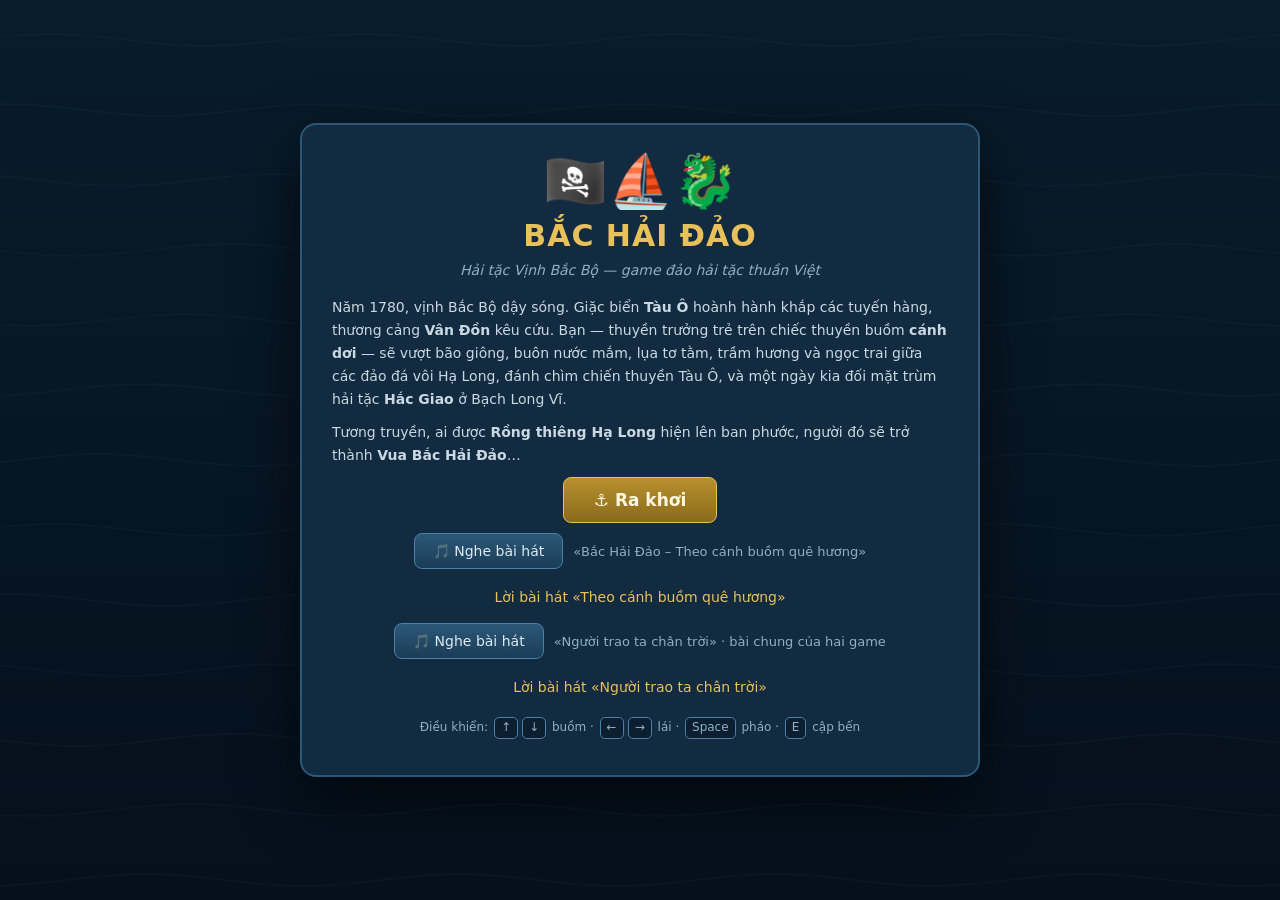
<file: bac-hai-dao/index.html>
<!DOCTYPE html>
<html lang="vi">
<head>
<meta charset="UTF-8">
<meta name="viewport" content="width=device-width, initial-scale=1.0, maximum-scale=1.0, user-scalable=no">
<title>Bắc Hải Đảo — Hải Tặc Vịnh Bắc Bộ</title>
<link rel="icon" href="../icons/icon-192.png">
<style>
  :root{
    --gold:#e8c15a; --dark:#0b1c2c; --panel:#122b40; --edge:#2c5878;
    --red:#c0392b; --green:#27ae60; --ink:#dfe9f0;
  }
  *{margin:0;padding:0;box-sizing:border-box}
  html,body{width:100%;height:100%;overflow:hidden;background:var(--dark);
    font-family:"Segoe UI",system-ui,-apple-system,sans-serif;color:var(--ink)}
  canvas#game{display:block;position:absolute;inset:0}
  /* ---------- HUD ---------- */
  #hud{position:absolute;top:0;left:0;right:0;pointer-events:none;
    display:flex;justify-content:space-between;padding:10px 14px;gap:10px;z-index:5}
  .hudbox{background:rgba(11,28,44,.82);border:1px solid var(--edge);
    border-radius:10px;padding:8px 14px;font-size:14px;line-height:1.55;
    backdrop-filter:blur(2px)}
  .hudbox b{color:var(--gold)}
  #hpbar,#windbox{margin-top:4px}
  .bar{width:150px;height:10px;background:#08131e;border-radius:6px;overflow:hidden;
    border:1px solid var(--edge);display:inline-block;vertical-align:middle}
  .bar i{display:block;height:100%;background:linear-gradient(90deg,#e74c3c,#f39c12,#2ecc71);
    width:100%;transition:width .25s}
  #goalbox{position:absolute;top:10px;left:50%;transform:translateX(-50%);
    background:rgba(11,28,44,.82);border:1px solid var(--edge);border-radius:10px;
    padding:6px 16px;font-size:13px;pointer-events:none;z-index:5;text-align:center}
  #hint{position:absolute;bottom:120px;left:50%;transform:translateX(-50%);
    background:rgba(11,28,44,.9);border:1px solid var(--gold);border-radius:10px;
    padding:8px 18px;font-size:15px;color:var(--gold);display:none;z-index:5;pointer-events:none}
  #toast{position:absolute;top:70px;left:50%;transform:translateX(-50%);
    background:rgba(11,28,44,.92);border:1px solid var(--edge);border-radius:10px;
    padding:8px 18px;font-size:14px;display:none;z-index:6;pointer-events:none;
    max-width:70%;text-align:center}
  #minimap{position:absolute;right:14px;bottom:14px;border:1px solid var(--edge);
    border-radius:10px;background:rgba(11,28,44,.85);z-index:5}
  #controls{position:absolute;left:14px;bottom:14px;background:rgba(11,28,44,.75);
    border:1px solid var(--edge);border-radius:10px;padding:8px 12px;font-size:12px;
    line-height:1.6;z-index:5;pointer-events:none;color:#9fb8c9}
  #controls b{color:var(--ink)}
  /* ---------- Panels ---------- */
  .song{display:flex;align-items:center;justify-content:center;gap:10px;flex-wrap:wrap;margin:6px 0 0}
  .songName{font-size:13px;color:#8fb0c4}
  .lyricsBox{text-align:left;margin:8px 0 0;font-size:14px}
  .lyricsBox summary{cursor:pointer;color:var(--gold);min-height:40px;display:flex;align-items:center;justify-content:center}
  .lyrics{max-height:36vh;overflow:auto;padding-right:6px}
  .lyrics p{margin:0 0 10px;line-height:1.55}
  .lyrics .tag{margin:12px 0 4px;color:#8fb0c4;font-size:11px;letter-spacing:.06em;text-transform:uppercase}
  .overlay{position:absolute;inset:0;display:none;align-items:center;justify-content:center;
    background:rgba(4,12,20,.65);z-index:10}
  .panel{background:var(--panel);border:2px solid var(--edge);border-radius:16px;
    padding:26px 30px;max-width:680px;width:92%;max-height:88vh;overflow-y:auto;
    box-shadow:0 20px 60px rgba(0,0,0,.6)}
  .panel h1{color:var(--gold);font-size:30px;margin-bottom:6px;letter-spacing:1px}
  .panel h2{color:var(--gold);font-size:22px;margin-bottom:10px}
  .panel h3{color:var(--gold);font-size:15px;margin:14px 0 6px}
  .panel p{font-size:14px;line-height:1.65;margin-bottom:10px;color:#c9d8e2}
  .panel .sub{color:#8fb0c4;font-style:italic;margin-bottom:14px}
  button{background:linear-gradient(180deg,#2c5878,#1b3d57);color:var(--ink);
    border:1px solid #4b81a8;border-radius:8px;padding:9px 18px;font-size:14px;
    cursor:pointer;font-family:inherit;transition:filter .15s}
  button:hover{filter:brightness(1.25)}
  button:disabled{opacity:.4;cursor:default}
  button.gold{background:linear-gradient(180deg,#b8912e,#8a6a1c);border-color:var(--gold);
    color:#fff8e0;font-weight:600}
  button.small{padding:4px 10px;font-size:13px}
  .tabs{display:flex;gap:8px;margin:14px 0}
  .tabs button{flex:1}
  .tabs button.active{background:linear-gradient(180deg,#b8912e,#8a6a1c);border-color:var(--gold)}
  table{width:100%;border-collapse:collapse;font-size:14px}
  th,td{padding:6px 8px;text-align:left;border-bottom:1px solid #1d4159}
  th{color:#8fb0c4;font-weight:600;font-size:12.5px}
  td.num{text-align:right;font-variant-numeric:tabular-nums}
  .cheap{color:#5ee08a}.dear{color:#ff8f7a}
  .rowbtns{display:flex;gap:5px;justify-content:flex-end}
  #portGold{color:var(--gold);font-weight:600}
  .upg{display:flex;justify-content:space-between;align-items:center;gap:10px;
    padding:8px 0;border-bottom:1px solid #1d4159;font-size:14px}
  .upg .lv{color:var(--gold)}
  .stat{display:inline-block;margin-right:16px;font-size:13px;color:#9fb8c9}
  .stat b{color:var(--ink)}
  #startArt{font-size:52px;text-align:center;margin-bottom:6px}
  .kbd{display:inline-block;border:1px solid #4b81a8;border-radius:5px;
    padding:0 6px;font-size:12px;background:#0c1f30;margin:0 2px}
  /* ---------- Chọn vai ---------- */
  .chargrid{display:grid;grid-template-columns:repeat(auto-fit,minmax(175px,1fr));
    gap:14px;margin-top:14px}
  .charcard{cursor:pointer;border:2px solid var(--edge);border-radius:12px;padding:12px;
    text-align:center;background:#0d2234;transition:transform .15s,border-color .15s}
  .charcard:hover{border-color:var(--gold);transform:translateY(-3px)}
  /* khung ảnh đồng nhất 3:4 để 4 thẻ nhân vật cao bằng nhau dù ảnh gốc khác tỉ lệ */
  .charcard img{width:100%;aspect-ratio:3/4;object-fit:cover;object-position:top center;
    border-radius:8px;display:block;margin-bottom:8px}
  .charcard .cicon{font-size:58px;line-height:1.7}
  .charcard h3{margin:4px 0 2px;font-size:15px}
  .charcard .alias{color:#8fb0c4;font-size:12px;font-style:italic}
  .charcard .perk{font-size:12px;color:#5ee08a;margin-top:6px;line-height:1.5}
  .charcard .cdesc{font-size:12px;color:#c9d8e2;margin-top:6px;line-height:1.5}
  #endImg{max-width:min(100%,420px);border-radius:10px;margin:10px auto;display:none}
  #btnMusic{position:absolute;left:14px;top:118px;z-index:6;display:none;
    background:rgba(11,28,44,.82);border:1px solid var(--edge);border-radius:8px;
    color:var(--ink);font-size:16px;padding:5px 10px;cursor:pointer}
  /* ---------- Cảm ứng (mobile) ---------- */
  #touchUI{position:absolute;inset:0;display:none;pointer-events:none;z-index:7}
  .tbtn{position:absolute;pointer-events:auto;touch-action:none;user-select:none;
    -webkit-user-select:none;border-radius:50%;border:2px solid rgba(120,180,215,.55);
    background:rgba(11,28,44,.55);color:#dfe9f0;font-size:26px;
    display:flex;align-items:center;justify-content:center;
    -webkit-tap-highlight-color:transparent}
  .tbtn:active{background:rgba(44,88,120,.8);border-color:var(--gold)}
  #tLeft{left:18px;bottom:24px;width:74px;height:74px}
  #tRight{left:108px;bottom:24px;width:74px;height:74px}
  #tFire{right:18px;bottom:24px;width:88px;height:88px;font-size:34px;
    border-color:rgba(232,150,90,.7)}
  #tSailUp{right:124px;bottom:70px;width:60px;height:60px;font-size:20px}
  #tSailDn{right:124px;bottom:2px;width:60px;height:60px;font-size:20px}
  @media (pointer:coarse){
    #controls{display:none!important}
    #minimap{width:120px;height:auto;bottom:auto;top:118px}
    .hudbox{font-size:11px;padding:6px 9px;line-height:1.45}
    .bar{width:90px}
    #goalbox{font-size:10px;max-width:46%;padding:4px 8px}
    #hint{bottom:150px;font-size:14px}
  }
</style>
</head>
<body>
<canvas id="game"></canvas>
<canvas id="minimap" width="200" height="143" style="display:none"></canvas>

<div id="hud" style="display:none">
  <div class="hudbox">
    <div>🏴‍☠️ <b id="hCap">Thuyền trưởng</b></div>
    <div>💰 <b id="hGold">0</b> lượng &nbsp; ⭐ Uy danh: <b id="hRep">0</b></div>
    <div id="hpbar">❤️ <span class="bar"><i id="hHp"></i></span> <span id="hHpTxt"></span></div>
    <div>⚓ Thủy thủ: <b id="hCrew">0</b> &nbsp; 📦 Khoang: <b id="hCargo">0/40</b></div>
  </div>
  <div class="hudbox" id="windbox">
    <div>🌬️ Gió: <b id="hWind">—</b></div>
    <div>⛵ Buồm: <b id="hSail">0</b>/3 &nbsp; 🚤 <span id="hSpd">0</span> hải lý</div>
    <div id="hWeather">☀️ Trời quang</div>
  </div>
</div>
<div id="goalbox" style="display:none">🎯 <span id="hGoal"></span></div>
<div id="hint"></div>
<div id="toast"></div>
<button id="btnMusic" title="Nhạc nền (M)">🔊</button>
<div id="touchUI">
  <button class="tbtn" id="tLeft">⟲</button>
  <button class="tbtn" id="tRight">⟳</button>
  <button class="tbtn" id="tSailUp">⛵▲</button>
  <button class="tbtn" id="tSailDn">⛵▼</button>
  <button class="tbtn" id="tFire">💥</button>
</div>
<div id="controls" style="display:none">
  <b>↑↓</b> căng/hạ buồm · <b>←→</b> bẻ lái · <b>SPACE</b> khai pháo ·
  <b>E</b> cập bến · <b>P</b> tạm dừng
</div>

<!-- ========== MENU ========== -->
<div class="overlay" id="menuOverlay" style="display:flex">
  <div class="panel" style="text-align:center">
    <div id="startArt">🏴‍☠️⛵🐉</div>
    <h1>BẮC HẢI ĐẢO</h1>
    <p class="sub">Hải tặc Vịnh Bắc Bộ — game đảo hải tặc thuần Việt</p>
    <p style="text-align:left">Năm 1780, vịnh Bắc Bộ dậy sóng. Giặc biển <b>Tàu Ô</b> hoành hành
    khắp các tuyến hàng, thương cảng <b>Vân Đồn</b> kêu cứu. Bạn — thuyền trưởng trẻ
    trên chiếc thuyền buồm <b>cánh dơi</b> — sẽ vượt bão giông, buôn nước mắm, lụa tơ tằm,
    trầm hương và ngọc trai giữa các đảo đá vôi Hạ Long, đánh chìm chiến thuyền Tàu Ô,
    và một ngày kia đối mặt trùm hải tặc <b>Hắc Giao</b> ở Bạch Long Vĩ.</p>
    <p style="text-align:left">Tương truyền, ai được <b>Rồng thiêng Hạ Long</b> hiện lên ban phước,
    người đó sẽ trở thành <b>Vua Bắc Hải Đảo</b>…</p>
    <p style="margin-top:8px">
      <button class="gold" id="btnNew" style="font-size:17px;padding:12px 30px">⚓ Ra khơi</button>
      <button id="btnContinue" style="font-size:15px;display:none">📜 Chơi tiếp</button>
    </p>
    <div class="song">
      <button class="btnSong" type="button" data-bai="game" aria-pressed="false">🎵 Nghe bài hát</button>
      <span class="songName">«Bắc Hải Đảo – Theo cánh buồm quê hương»</span>
    </div>
    <details class="lyricsBox">
      <summary>Lời bài hát «Theo cánh buồm quê hương»</summary>
      <div class="lyrics">
      <p class="tag">Khổ 1</p>
      <p>Trời vừa sáng, con thuyền rời bến<br>Gió đưa buồm qua cửa biển xa<br>Trong tay nải có lời mẹ dặn<br>Trong tim người có bóng quê nhà</p>
      <p>Qua sóng bạc, nhìn nhau vững dạ<br>Chung tay chèo qua những đêm dài<br>Dẫu phía trước còn bao điều lạ<br>Vẫn bên nhau đón ánh ban mai</p>
      <p class="tag">Tiền điệp khúc</p>
      <p>Từng cơn gió căng đầy cánh vải<br>Từng vì sao soi sáng đường xa<br>Giữa biển rộng, nghe lòng nhắc mãi<br>Sau lưng mình là cả quê nhà</p>
      <p class="tag">Điệp khúc</p>
      <p>Bắc Hải Đảo, căng buồm đón gió<br>Mang quê hương theo mỗi cánh buồm<br>Qua giông bão, chung lòng gìn giữ<br>Đảo xa này nối với làng thôn</p>
      <p>Bắc Hải Đảo, khắc ghi lời hẹn<br>Dẫu xa xôi, lòng chẳng xa nhà<br>Xin tiếp bước những người đi trước<br>Giữ biển trời, gìn giữ quê ta</p>
      <p class="tag">Khổ 2</p>
      <p>Có người đã qua bao mùa gió<br>Áo phai màu theo nắng ngoài khơi<br>Có tên tuổi lưu trong trang sách<br>Có công lao lặng giữa dòng đời</p>
      <p>Nay ta mở từng trang chuyện cũ<br>Nghe người xưa như ở bên mình<br>Mỗi dấu tích, một lời nhắn nhủ<br>Bao nhọc nhằn mới có bình yên</p>
      <p class="tag">Tiền điệp khúc (nhắc lại)</p>
      <p class="tag">Điệp khúc (nhắc lại)</p>
      <p class="tag">Đoạn chuyển</p>
      <p>Giữ biển đảo từ điều bình dị<br>Một bàn tay nâng đỡ bạn mình<br>Một lời hứa mang theo từ bến<br>Một tấm lòng gìn giữ niềm tin</p>
      <p>Mai trở lại bên thềm nhà nhỏ<br>Kể người nghe chuyện những chuyến đi<br>Để con trẻ thêm yêu biển đảo<br>Hiểu công người gìn giữ từng khi</p>
      <p>Nghe trong gió lời xưa vọng lại<br>Cùng bên nhau, vững lái ra khơi</p>
      <p class="tag">Điệp khúc (lần cuối)</p>
      <p class="tag">Kết</p>
      <p>Chiều êm xuống, con thuyền về bến<br>Khói lam bay trên mái nhà quen<br>Lời ru cũ theo người ra biển<br>Lại theo người về giữa bình yên</p>
      <p>Bắc Hải Đảo…<br>Mang quê hương theo mỗi cánh buồm…</p>
      </div>
    </details>
    <div class="song">
      <button class="btnSong" type="button" data-bai="chung" aria-pressed="false">🎵 Nghe bài hát</button>
      <span class="songName">«Người trao ta chân trời» · bài chung của hai game</span>
    </div>
    <details class="lyricsBox">
      <summary>Lời bài hát «Người trao ta chân trời»</summary>
      <div class="lyrics">
      <p class="tag">Khổ 1</p>
      <p>Gió mở lối, cánh buồm lên<br>Bờ xa lùi sau màn sương sớm<br>Một bàn tay ghì tay lái<br>Một bàn tay níu lấy bàn tay</p>
      <p>Chưa biết hết đường phía trước<br>Chỉ biết không để bạn một mình<br>Qua một đêm trời nổi sóng<br>Càng thương hơn hai tiếng yên bình</p>
      <p class="tag">Tiền điệp khúc</p>
      <p>Có những người ta chưa từng gặp<br>Mà công lao ở khắp quanh mình<br>Trong bến nước, trong từng mái ngói<br>Trong ngày mai ta sống thanh bình</p>
      <p class="tag">Điệp khúc</p>
      <p>Người trao ta một chân trời<br>Đã đi qua bao mùa giông bão<br>Để hôm nay ta đứng nơi này<br>Nghe sóng vỗ mà lòng không sợ hãi</p>
      <p>Người trao ta một quê nhà<br>Bằng tuổi xanh, bằng đời ở lại<br>Ta mang ơn không chỉ bằng lời<br>Cùng giữ lấy chân trời cho ngày mai</p>
      <p class="tag">Khổ 2</p>
      <p>Ta đọc chậm từng dòng chữ<br>Tên người xưa, năm tháng xa rồi<br>Bỗng nghe tiếng buồm trong gió<br>Như người còn đứng giữa trùng khơi</p>
      <p>Không phải ai về tới bến<br>Không phải tên nào cũng được ghi<br>Nhưng biển vẫn còn kể mãi<br>Chuyện bao người đã sống, đã đi</p>
      <p class="tag">Tiền điệp khúc 2</p>
      <p>Vân Đồn còn vang tiếng sóng<br>Bắc Hải Đảo gọi buồm ra khơi<br>Hai câu chuyện cùng nhắc nhớ<br>Một quê hương, bao thế hệ người</p>
      <p class="tag">Điệp khúc 2</p>
      <p>Người trao ta một chân trời<br>Đã đi qua bao mùa giông bão<br>Để hôm nay ta đứng nơi này<br>Nghe sóng vỗ mà lòng không sợ hãi</p>
      <p>Người trao ta một quê nhà<br>Bằng tuổi xanh, bằng đời ở lại<br>Ta mang ơn không chỉ bằng lời<br>Cùng giữ lấy chân trời cho ngày mai</p>
      <p class="tag">Cầu nối</p>
      <p>Có một thời ta chưa từng sống<br>Có những người ta chẳng biết tên<br>Mà mỗi sáng nhìn ra phía biển<br>Lại thấy mình mang một niềm ơn</p>
      <p class="tag">Dồn lên</p>
      <p>Không để chuyện xưa thành quên lãng<br>Không để tình người hóa xa xôi<br>Từ nơi bàn tay người buông xuống<br>Bàn tay ta tiếp lấy cuộc đời</p>
      <p class="tag">Điệp khúc cuối</p>
      <p>Người trao ta một chân trời<br>Đã đi qua bao mùa giông bão<br>Để hôm nay ta đứng nơi này<br>Nghe sóng vỗ mà lòng không sợ hãi</p>
      <p>Người trao ta một quê nhà<br>Bằng tuổi xanh, bằng đời ở lại<br>Ta mang ơn không chỉ bằng lời<br>Cùng giữ lấy chân trời cho ngày mai</p>
      <p class="tag">Kết</p>
      <p>Mai có người nhìn ra biển rộng<br>Thấy cánh buồm đi giữa trời xanh<br>Xin còn nhớ người trao chân trời ấy<br>Để hôm nay ta được lớn lên</p>
      <p class="tag">Câu cuối</p>
      <p>Người trao ta một chân trời…<br>Ta giữ cho người đến sau…</p>
      </div>
    </details>
    <p style="font-size:12px;color:#8fb0c4;margin-top:10px">
      Điều khiển: <span class="kbd">↑</span><span class="kbd">↓</span> buồm ·
      <span class="kbd">←</span><span class="kbd">→</span> lái ·
      <span class="kbd">Space</span> pháo · <span class="kbd">E</span> cập bến</p>
  </div>
</div>

<!-- ========== CHỌN VAI ========== -->
<div class="overlay" id="charOverlay">
  <div class="panel" style="max-width:880px">
    <h2>🏴‍☠️ Chọn thuyền trưởng</h2>
    <p class="sub">Mỗi vai một sở trường — chọn đúng lối chơi của bạn</p>
    <div class="chargrid" id="charGrid"></div>
  </div>
</div>

<!-- ========== PORT ========== -->
<div class="overlay" id="portOverlay">
  <div class="panel">
    <h2 id="portName">Thương cảng</h2>
    <p class="sub" id="portDesc"></p>
    <div>💰 <span id="portGold"></span> lượng &nbsp;
      <span class="stat">📦 Khoang: <b id="portCargo"></b></span>
      <span class="stat">❤️ Tàu: <b id="portHp"></b></span>
      <span class="stat">⚓ Thủy thủ: <b id="portCrew"></b></span></div>
    <div class="tabs">
      <button id="tabMarket" class="active">🧺 Chợ cảng</button>
      <button id="tabShipyard">🔨 Xưởng tàu</button>
      <button id="tabTavern">🍶 Quán rượu</button>
    </div>
    <div id="paneMarket"></div>
    <div id="paneShipyard" style="display:none"></div>
    <div id="paneTavern" style="display:none"></div>
    <p style="margin-top:16px;text-align:right">
      <button class="gold" id="btnLeave">⛵ Nhổ neo ra khơi</button></p>
  </div>
</div>

<!-- ========== END SCREENS ========== -->
<div class="overlay" id="endOverlay">
  <div class="panel" style="text-align:center">
    <div id="endArt" style="font-size:52px"></div>
    <img id="endImg" alt="">
    <h1 id="endTitle"></h1>
    <p id="endText" style="text-align:left"></p>
    <p><button class="gold" id="btnEnd">⚓ Tiếp tục</button>
      <button class="btnSong" type="button" data-bai="game" aria-pressed="false">🎵 Nghe bài hát</button>
      <button class="btnSong" type="button" data-bai="chung" aria-pressed="false">🎵 Nghe bài hát</button></p>
  </div>
</div>

<script>
'use strict';
// ================================================================
//  BẮC HẢI ĐẢO — game hải tặc Vịnh Bắc Bộ (single-file, canvas 2D)
// ================================================================
const TAU = Math.PI * 2;
const WORLD = { w: 4200, h: 3000 };
const SAVE_KEY = 'bac-hai-dao-save-v1';

const cv = document.getElementById('game');
const cx = cv.getContext('2d');
const mm = document.getElementById('minimap');
const mmx = mm.getContext('2d');
function resize(){ cv.width = innerWidth; cv.height = innerHeight; }
addEventListener('resize', resize); resize();

const $ = id => document.getElementById(id);
const rand = (a,b) => a + Math.random()*(b-a);
const clamp = (v,a,b) => Math.max(a, Math.min(b, v));
const dist = (a,b) => Math.hypot(a.x-b.x, a.y-b.y);
function angDiff(a,b){ let d=(b-a)%TAU; if(d>Math.PI)d-=TAU; if(d<-Math.PI)d+=TAU; return d; }

// ---------------- Âm thanh (WebAudio đơn giản) ----------------
let AC = null;
function sfx(kind){
  try{
    if(!AC) AC = new (window.AudioContext||window.webkitAudioContext)();
    if(AC.state==='suspended') AC.resume();
    const t = AC.currentTime;
    if(kind==='cannon'){
      const buf = AC.createBuffer(1, AC.sampleRate*0.25, AC.sampleRate);
      const d = buf.getChannelData(0);
      for(let i=0;i<d.length;i++) d[i] = (Math.random()*2-1)*Math.pow(1-i/d.length,2.2);
      const src=AC.createBufferSource(); src.buffer=buf;
      const g=AC.createGain(); g.gain.setValueAtTime(0.35,t);
      const f=AC.createBiquadFilter(); f.type='lowpass'; f.frequency.value=700;
      src.connect(f).connect(g).connect(AC.destination); src.start();
    }else if(kind==='coin'){
      const o=AC.createOscillator(), g=AC.createGain();
      o.type='sine'; o.frequency.setValueAtTime(880,t); o.frequency.setValueAtTime(1320,t+0.08);
      g.gain.setValueAtTime(0.15,t); g.gain.exponentialRampToValueAtTime(0.001,t+0.25);
      o.connect(g).connect(AC.destination); o.start(); o.stop(t+0.3);
    }else if(kind==='hit'){
      const o=AC.createOscillator(), g=AC.createGain();
      o.type='square'; o.frequency.setValueAtTime(120,t);
      o.frequency.exponentialRampToValueAtTime(40,t+0.2);
      g.gain.setValueAtTime(0.25,t); g.gain.exponentialRampToValueAtTime(0.001,t+0.25);
      o.connect(g).connect(AC.destination); o.start(); o.stop(t+0.3);
    }else if(kind==='dragon'){
      const o=AC.createOscillator(), g=AC.createGain();
      o.type='sine'; o.frequency.setValueAtTime(220,t);
      o.frequency.exponentialRampToValueAtTime(660,t+1.2);
      g.gain.setValueAtTime(0.12,t); g.gain.exponentialRampToValueAtTime(0.001,t+1.6);
      o.connect(g).connect(AC.destination); o.start(); o.stop(t+1.7);
    }
  }catch(e){/* im lặng nếu trình duyệt chặn audio */}
}

// ---------------- Nhạc nền ngũ cung (sinh bằng WebAudio) ----------------
const music = {
  on: (()=>{ try{ return localStorage.getItem('bac-hai-dao-music')!=='off'; }catch(e){ return true; } })(),
  timer:null, next:0, mel:3, bar:0, gain:null, combatUntil:0,
};
const mpick = a => a[Math.floor(Math.random()*a.length)];
function musicInit(){
  try{
    if(!AC) AC = new (window.AudioContext||window.webkitAudioContext)();
    if(AC.state==='suspended') AC.resume();
    if(!music.gain){
      music.gain = AC.createGain();
      music.gain.gain.value = 0.9;
      music.gain.connect(AC.destination);
    }
  }catch(e){}
}
// tiếng gảy dây kiểu đàn tranh, luyến âm nhẹ kiểu đàn bầu
function pluck(freq, when, vol, dur, bend=true){
  const o=AC.createOscillator(), o2=AC.createOscillator();
  const g=AC.createGain(), g2=AC.createGain();
  o.type='triangle'; o2.type='sine';
  o.frequency.setValueAtTime(bend?freq*1.025:freq, when);
  o.frequency.exponentialRampToValueAtTime(freq, when+0.09);
  o2.frequency.setValueAtTime(freq*2.004, when);
  g.gain.setValueAtTime(0.0001, when);
  g.gain.exponentialRampToValueAtTime(vol, when+0.018);
  g.gain.exponentialRampToValueAtTime(0.0001, when+dur);
  g2.gain.value=0.22;
  o.connect(g); o2.connect(g2); g2.connect(g); g.connect(music.gain);
  o.start(when); o2.start(when);
  o.stop(when+dur+0.1); o2.stop(when+dur+0.1);
}
function mdrum(when, vol){
  const buf=AC.createBuffer(1, AC.sampleRate*0.12|0, AC.sampleRate);
  const d=buf.getChannelData(0);
  for(let i=0;i<d.length;i++) d[i]=(Math.random()*2-1)*Math.pow(1-i/d.length,3);
  const src=AC.createBufferSource(); src.buffer=buf;
  const f=AC.createBiquadFilter(); f.type='lowpass'; f.frequency.value=210;
  const g=AC.createGain(); g.gain.setValueAtTime(vol, when);
  src.connect(f); f.connect(g); g.connect(music.gain); src.start(when);
}
const MSCALES = { sail:[0,2,5,7,9], battle:[0,3,5,7,10] };
function musicTick(){
  if(!music.on || !AC || AC.state!=='running' || !music.gain || state==='menu') return;
  // giáp chiến khi có thuyền giặc áp sát (giữ điệu trận thêm 4 giây)
  const inCombat = state==='sail' && enemies.some(e =>
    Math.hypot(e.x-ship.x, e.y-ship.y) < (e.boss?800:450));
  if(inCombat) music.combatUntil = game.t + 4;
  const mode = game.t < music.combatUntil ? 'battle' : 'sail';
  const beat = mode==='battle' ? 0.34 : 0.52;
  const base = mode==='battle' ? 110 : 146.83;
  if(music.next < AC.currentTime) music.next = AC.currentTime + 0.05;
  while(music.next < AC.currentTime + 0.45){
    const t = music.next, sc = MSCALES[mode];
    music.mel += mpick([-2,-1,-1,0,1,1,2]);
    music.mel = clamp(music.mel, 0, 9);
    const semi = sc[music.mel%5] + 12*Math.floor(music.mel/5) + 12;
    if(Math.random() < (mode==='battle'?0.82:0.62))
      pluck(base*Math.pow(2,semi/12), t,
        mode==='battle'?0.12:0.09, mode==='battle'?0.7:1.5);
    music.bar++;
    if(music.bar%4===1) pluck(base, t, 0.085, beat*4.4, false);
    if(mode==='battle' && music.bar%2===1) mdrum(t, 0.45);
    else if(mode==='sail' && music.bar%8===1) mdrum(t, 0.18);
    music.next = t + beat * (mode==='battle' ? 1 : mpick([1,1,1,2]));
  }
}
function musicStart(){
  musicInit();
  if(!music.timer) music.timer = setInterval(musicTick, 120);
  musicBtnUI();
}
function musicBtnUI(){ $('btnMusic').textContent = music.on ? '🔊' : '🔇'; }
function toggleMusic(){
  music.on = !music.on;
  if(!music.on && typeof songStop === 'function') songStop();
  try{ localStorage.setItem('bac-hai-dao-music', music.on?'on':'off'); }catch(e){}
  musicStart();
  toast(music.on ? '🔊 Nhạc nền: bật (phím M)' : '🔇 Nhạc nền: tắt', 1400);
}
$('btnMusic').onclick = toggleMusic;
musicBtnUI();

// Bài hát «Bắc Hải Đảo – Theo cánh buồm quê hương»: phát khi bấm ở màn mở đầu, tự phát khi thắng ván.
// Tải trọn tệp một lần (service worker lưu lại để nghe khi mất mạng); nhạc nền nhỏ lại khi bài hát phát.
// Hai bài hát: bài chủ đề của game, và bài chung của cả hai game (ở gốc kho).
// MỘT thẻ <audio> dùng chung nên không bao giờ có hai bài phát cùng lúc; mỗi bài
// giữ blob riêng nên đổi qua đổi lại không phải tải lại. Nút nào thuộc bài nào thì
// khai bằng `data-bai`; thiếu thuộc tính ấy thì coi là bài của game, để chỗ gọi
// `songPlay()` không tham số (tự phát lúc thắng) vẫn chạy y như cũ.
const BAI = {
  game:  { url:'assets/nhac/bac-hai-dao-theo-canh-buom-que-huong.mp3' },
  chung: { url:'../assets/nhac/nguoi-trao-ta-chan-troi.mp3' }
};
const song = { el:new Audio(), key:null, src:{}, tai:{} };
song.el.volume = 0.85;
function songUI(msg){
  document.querySelectorAll('.btnSong').forEach(b => {
    const k = b.dataset.bai || 'game', dang = (song.key === k && !song.el.paused);
    b.textContent = (song.key === k && msg) ? msg : (dang ? '⏸ Dừng bài hát' : '🎵 Nghe bài hát');
    b.setAttribute('aria-pressed', dang);
  });
}
function songDuck(on){ if(AC && music.gain) music.gain.gain.setTargetAtTime(on ? 0 : 0.9, AC.currentTime, 0.4); }
function songLoad(k){
  if(song.src[k]) return Promise.resolve();
  return song.tai[k] || (song.tai[k] = fetch(BAI[k].url).then(r => { if(!r.ok) throw new Error(r.status); return r.blob(); })
    .then(b => { song.src[k] = URL.createObjectURL(b); })
    .finally(() => { song.tai[k] = null; }));
}
function songPlay(k){
  k = k || 'game';
  song.key = k;
  songUI('⏳ Đang tải bài hát…');
  songLoad(k).then(() => { song.el.src = song.src[k]; song.el.currentTime = 0; songDuck(true); return song.el.play(); })
    .then(() => songUI()).catch(() => { songDuck(false); songUI('Chưa tải được bài hát'); });
}
function songStop(){ if(!song.el.paused) song.el.pause(); songDuck(false); songUI(); }
song.el.addEventListener('ended', () => { songDuck(false); songUI(); });
document.querySelectorAll('.btnSong').forEach(b => b.addEventListener('click', () => {
  const k = b.dataset.bai || 'game';
  if(song.key === k && !song.el.paused) songStop(); else songPlay(k);
}));
document.addEventListener('visibilitychange', () => { if(document.hidden) songStop(); });

// ---------------- Dữ liệu hàng hóa & thương cảng ----------------
const GOODS = [
  { id:'muoi',     name:'Muối Vân Đồn',     base:12  },
  { id:'mam',      name:'Nước mắm Cát Hải',  base:25  },
  { id:'che',      name:'Chè Thái Nguyên',   base:40  },
  { id:'gom',      name:'Gốm Chu Đậu',       base:70  },
  { id:'lua',      name:'Lụa tơ tằm',        base:110 },
  { id:'que',      name:'Quế Yên Bái',       base:150 },
  { id:'ngoctrai', name:'Ngọc trai Cô Tô',   base:260 },
  { id:'tram',     name:'Trầm hương',        base:420 },
];

const PORTS = [
  { id:'vandon', name:'Vân Đồn', x:1400, y:500, r:120,
    desc:'Thương cảng cổ sầm uất nhất Đại Việt — thuyền buôn phương Bắc, phương Nam tấp nập.',
    mult:{ muoi:0.6, gom:0.7, tram:1.6, ngoctrai:1.4 } },
  { id:'hongai', name:'Hòn Gai', x:520, y:660, r:100,
    desc:'Bến than ven bờ, cửa ngõ hàng hóa từ đất liền ra vịnh.',
    mult:{ che:0.6, lua:0.7, ngoctrai:1.5, que:1.4 } },
  { id:'catba', name:'Cát Bà', x:760, y:1680, r:110,
    desc:'Đảo ngọc với làng chài lâu đời, nước mắm Cát Hải thơm nức tiếng.',
    mult:{ mam:0.6, muoi:0.9, lua:1.5, che:1.3 } },
  { id:'quanlan', name:'Quan Lạn', x:1980, y:940, r:95,
    desc:'Bến cũ của hệ thống thương cảng Vân Đồn, nổi tiếng quế và sá sùng.',
    mult:{ que:0.65, lua:0.75, tram:1.5, muoi:1.3 } },
  { id:'coto', name:'Cô Tô', x:2860, y:640, r:100,
    desc:'Quần đảo xa bờ, ngư trường ngọc trai quý giá.',
    mult:{ ngoctrai:0.6, mam:1.4, que:1.3, gom:1.25 } },
  { id:'bachlongvi', name:'Bạch Long Vĩ', x:3480, y:2320, r:95,
    desc:'"Đuôi rồng trắng" — đảo tiền tiêu giữa khơi xa, hang ổ của giặc Tàu Ô.',
    mult:{ che:1.5, gom:1.45, lua:1.35, ngoctrai:0.85 } },
];

// Đảo đá vôi Hạ Long (cảnh trí, không cập bến được)
const KARSTS = [];
(function(){
  const clusters = [
    {x:1050,y:1250,n:9,s:420}, {x:1550,y:1750,n:7,s:380},
    {x:2350,y:1500,n:6,s:360}, {x:2700,y:2200,n:5,s:330},
    {x:600,y:2400,n:5,s:320},  {x:3300,y:1200,n:5,s:340},
    {x:1900,y:2600,n:4,s:300},
  ];
  let seed = 42;
  const sr = () => { seed = (seed*16807)%2147483647; return seed/2147483647; };
  for(const c of clusters){
    for(let i=0;i<c.n;i++){
      KARSTS.push({
        x: c.x + (sr()-0.5)*c.s*2,
        y: c.y + (sr()-0.5)*c.s*2,
        r: 28 + sr()*46,
        h: 0.7 + sr()*0.8,      // "độ cao" vẽ núi
        seed: sr()*10,
      });
    }
  }
})();

// ---------------- Phân vai: 4 thuyền trưởng ----------------
const CHARACTERS = [
  { id:'phuonghoa', img:'assets/do-doc-phuong-hoa.jpg', img2:'assets/do-doc-phuong-hoa-chibi.jpg',
    name:"Đô đốc T'Hương", alias:'Phượng Hỏa Bắc Hải', sail:'#2e8b8b',
    desc:'Nữ đô đốc hội Vietnam Tech Pirates, găng tay cơ khí điều khiển cả dàn thần công.',
    perkDesc:'💣 +1 nòng pháo mỗi mạn · nạp đạn nhanh hơn 30%',
    perk:{ extraGuns:1, reloadMul:0.7 } },
  { id:'vandon', img:'assets/lai-buon-tran-van-don.jpg', img2:'assets/lai-buon-tran-van-don.jpg',
    name:'Lái buôn Trần Vân Đồn', alias:'Thần Toán Bến Cổ', sail:'#c9861f',
    desc:'Tay bàn tính trứ danh đất bến cổ — thuộc lòng giá cả mọi thương cảng, mặc cả sắc như dao cau.',
    perkDesc:'💰 Mua rẻ 10%, bán đắt 10% · 📦 +20 khoang hàng',
    perk:{ buyMul:0.9, sellMul:1.1, extraCap:20 } },
  { id:'haiau', img:'assets/kiem-khach-hai-au.jpg', img2:'assets/kiem-khach-hai-au.jpg',
    name:'Kiếm khách Hải Âu', alias:'Cánh Én Ngược Gió', sail:'#3f6fb5',
    desc:'Cô gái làng chài Cát Bà, lái thuyền như én liệng trước giông.',
    perkDesc:'⛵ Tốc độ +15% · bẻ lái nhanh hơn 25%',
    perk:{ speedMul:1.15, turnMul:1.25 } },
  { id:'batu', img:'assets/ba-tu-cat-hai.jpg', img2:'assets/ba-tu-cat-hai.jpg',
    name:'Bà Tư Cát Hải', alias:'Mẹ Biển Cả', sail:'#a33327',
    desc:'Chủ vựa nước mắm, mẹ nuôi của cả trăm thủy thủ mồ côi.',
    perkDesc:'🛡️ +50 máu tối đa · ⚓ +4 thủy thủ',
    perk:{ extraHp:50, extraCrew:4 } },
];
function P(){ return (game.captain && game.captain.perk) || {}; }

// ---------------- Trạng thái game ----------------
let state = 'menu';   // menu | sail | port | end
let paused = false;
const keys = {};

const game = {
  t: 0,
  gold: 500, rep: 0,
  wind: { dir: rand(0,TAU), speed: 1 },
  weather: 'clear', weatherT: 45, stormT: 0,
  prices: {},              // priceNoise theo cảng
  dragon: null, dragonCd: 90,
  blessT: 0,
  bossSpawned: false, bossDead: false,
  killCount: 0,
  msgT: 0,
  captain: null,
};

const ship = {
  x: PORTS[0].x + 200, y: PORTS[0].y + 120,
  angle: Math.PI/3, speed: 0, sail: 0,
  hp: 100, maxHp: 100, crew: 8, maxCrew: 12,
  cargo: {}, capacity: 40,
  upgrades: { hull:0, sail:0, cannon:0, hold:0 },
  fireCd: 0,
};
GOODS.forEach(g => ship.cargo[g.id] = 0);

let enemies = [], balls = [], particles = [], wakes = [];
let currentPort = null, portTab = 'market';
let rumor = '';

// giá cả dao động chậm theo thời gian
function priceOf(port, good){
  const m = (port.mult && port.mult[good.id]) || 1.0;
  const wobble = 1 + 0.18*Math.sin(game.t*0.011 + hashStr(port.id+good.id)*6.28);
  return Math.max(2, Math.round(good.base * m * wobble));
}
function hashStr(s){ let h=0; for(let i=0;i<s.length;i++) h=(h*31+s.charCodeAt(i))%997; return h/997; }
function cargoCount(){ return GOODS.reduce((s,g)=>s+ship.cargo[g.id],0); }

// ---------------- Kẻ địch: giặc Tàu Ô ----------------
function spawnEnemy(boss=false){
  let x, y, tries=0;
  do{
    x = rand(300, WORLD.w-300); y = rand(300, WORLD.h-300); tries++;
  }while(tries<40 && (Math.hypot(x-ship.x,y-ship.y)<900 ||
         PORTS.some(p=>Math.hypot(x-p.x,y-p.y)<p.r+250)));
  if(boss){
    const b = PORTS.find(p=>p.id==='bachlongvi');
    x = b.x + rand(-350,350); y = b.y - rand(250, 450);
  }
  enemies.push({
    x, y, angle: rand(0,TAU), speed: 0,
    hp: boss? 500 : 60 + game.rep*4,
    maxHp: boss? 500 : 60 + game.rep*4,
    boss, fireCd: rand(1,3), state:'patrol',
    px: x + rand(-400,400), py: y + rand(-400,400),
    wob: rand(0,TAU),
  });
}
for(let i=0;i<6;i++) spawnEnemy();

// ---------------- Điều khiển ----------------
addEventListener('keydown', e => {
  keys[e.code] = true;
  if(e.code==='Space') e.preventDefault();
  if(e.code==='KeyM' && state!=='menu') toggleMusic();
  if(state==='sail'){
    if(e.code==='ArrowUp' || e.code==='KeyW') ship.sail = Math.min(3, ship.sail+1);
    if(e.code==='ArrowDown' || e.code==='KeyS') ship.sail = Math.max(0, ship.sail-1);
    if(e.code==='KeyE') tryDock();
    if(e.code==='KeyP') paused = !paused;
  } else if(state==='port' && e.code==='KeyE'){ leavePort(); }
});
addEventListener('keyup', e => keys[e.code] = false);

// ---------------- Cảm ứng (mobile) ----------------
const IS_TOUCH = matchMedia('(pointer: coarse)').matches || 'ontouchstart' in window;
function bindHold(id, code){
  const el = $(id);
  const on  = e => { e.preventDefault(); keys[code] = true; };
  const off = e => { e.preventDefault(); keys[code] = false; };
  el.addEventListener('pointerdown', on);
  el.addEventListener('pointerup', off);
  el.addEventListener('pointercancel', off);
  el.addEventListener('pointerleave', off);
}
bindHold('tLeft', 'ArrowLeft');
bindHold('tRight', 'ArrowRight');
bindHold('tFire', 'Space');
$('tSailUp').addEventListener('pointerdown', e => {
  e.preventDefault(); if(state==='sail') ship.sail = Math.min(3, ship.sail+1); });
$('tSailDn').addEventListener('pointerdown', e => {
  e.preventDefault(); if(state==='sail') ship.sail = Math.max(0, ship.sail-1); });
// chạm vào gợi ý "cập bến" để vào cảng
$('hint').style.pointerEvents = 'auto';
$('hint').style.cursor = 'pointer';
$('hint').addEventListener('click', () => { if(state==='sail') tryDock(); });

// ---------------- Thông báo ----------------
let toastTimer = null;
function toast(msg, ms=3200){
  const el = $('toast'); el.innerHTML = msg; el.style.display='block';
  clearTimeout(toastTimer);
  toastTimer = setTimeout(()=> el.style.display='none', ms);
}

// ---------------- Lưu / tải ----------------
function saveGame(){
  try{
    localStorage.setItem(SAVE_KEY, JSON.stringify({
      gold: game.gold, rep: game.rep, kills: game.killCount,
      bossDead: game.bossDead, captainId: game.captain && game.captain.id,
      ship: { hp:ship.hp, maxHp:ship.maxHp, crew:ship.crew, cargo:ship.cargo,
              capacity:ship.capacity, upgrades:ship.upgrades, x:ship.x, y:ship.y },
    }));
  }catch(e){}
}
function loadGame(){
  try{
    const d = JSON.parse(localStorage.getItem(SAVE_KEY));
    if(!d) return false;
    game.gold = d.gold; game.rep = d.rep; game.killCount = d.kills||0;
    game.bossDead = !!d.bossDead;
    game.captain = CHARACTERS.find(c=>c.id===d.captainId) || CHARACTERS[0];
    Object.assign(ship, d.ship);
    ship.sail = 0; ship.speed = 0;
    return true;
  }catch(e){ return false; }
}

// ---------------- Cập bến ----------------
function nearPort(){
  for(const p of PORTS) if(Math.hypot(ship.x-p.x, ship.y-p.y) < p.r + 90) return p;
  return null;
}
function tryDock(){
  const p = nearPort();
  if(!p) return;
  currentPort = p; state = 'port'; ship.sail = 0; ship.speed = 0;
  $('portOverlay').style.display = 'flex';
  rumor = makeRumor();
  renderPort();
  saveGame();
}
function leavePort(){
  $('portOverlay').style.display = 'none';
  state = 'sail';
  // đẩy thuyền ra khỏi bến một chút
  const p = currentPort;
  const a = Math.atan2(ship.y-p.y, ship.x-p.x);
  ship.x = p.x + Math.cos(a)*(p.r+110);
  ship.y = p.y + Math.sin(a)*(p.r+110);
  currentPort = null;
}
$('btnLeave').onclick = leavePort;

function makeRumor(){
  const r = Math.random();
  if(!game.bossDead && game.rep >= 10)
    return '☠️ «Trùm Hắc Giao đang neo hạm đội ở phía bắc Bạch Long Vĩ. Chỉ kẻ có uy danh mới dám tìm hắn…»';
  const g = GOODS[Math.floor(Math.random()*GOODS.length)];
  const p = PORTS[Math.floor(Math.random()*PORTS.length)];
  if(r < 0.4) return `🗣️ «Nghe đồn ${g.name} đang được giá ở ${p.name} đấy, thuyền trưởng.»`;
  if(r < 0.6) return '🌊 «Trời này dễ nổi bão lắm. Thấy mây đen thì hạ buồm ngay kẻo lật thuyền.»';
  if(r < 0.8) return '🐉 «Ông lão chài bảo có người thấy Rồng thiêng hiện lên giữa đá vôi Hạ Long. Ai gặp được ắt gặp đại vận!»';
  return '⚔️ «Giặc Tàu Ô càng ngày càng đông. Đánh chìm chúng, uy danh của cậu sẽ vang khắp Bắc Hải Đảo.»';
}

// ---------------- Giao diện cảng ----------------
function setTab(t){
  portTab = t;
  $('tabMarket').classList.toggle('active', t==='market');
  $('tabShipyard').classList.toggle('active', t==='shipyard');
  $('tabTavern').classList.toggle('active', t==='tavern');
  $('paneMarket').style.display = t==='market'?'block':'none';
  $('paneShipyard').style.display = t==='shipyard'?'block':'none';
  $('paneTavern').style.display = t==='tavern'?'block':'none';
  renderPort();
}
$('tabMarket').onclick = ()=>setTab('market');
$('tabShipyard').onclick = ()=>setTab('shipyard');
$('tabTavern').onclick = ()=>setTab('tavern');

function renderPort(){
  const p = currentPort; if(!p) return;
  $('portName').textContent = '⚓ ' + p.name;
  $('portDesc').textContent = p.desc;
  $('portGold').textContent = game.gold.toLocaleString('vi-VN');
  $('portCargo').textContent = cargoCount() + '/' + ship.capacity;
  $('portHp').textContent = Math.ceil(ship.hp) + '/' + ship.maxHp;
  $('portCrew').textContent = ship.crew + '/' + ship.maxCrew;

  if(portTab==='market'){
    let html = '<table><tr><th>Mặt hàng</th><th class="num">Mua</th><th class="num">Bán</th><th class="num">Có</th><th></th></tr>';
    for(const g of GOODS){
      const price = priceOf(p, g);
      const buyP = Math.ceil(price*(P().buyMul||1));
      const sellP = Math.floor(price*(P().sellMul||1));
      const cls = price < g.base*0.85 ? 'cheap' : (price > g.base*1.2 ? 'dear' : '');
      html += `<tr><td>${g.name}</td>
        <td class="num ${cls}">${buyP}</td>
        <td class="num ${cls}">${sellP}</td>
        <td class="num">${ship.cargo[g.id]}</td>
        <td><div class="rowbtns">
          <button class="small" onclick="trade('${g.id}',1)">Mua</button>
          <button class="small" onclick="trade('${g.id}',10)">×10</button>
          <button class="small" onclick="trade('${g.id}',-1)">Bán</button>
          <button class="small" onclick="trade('${g.id}',-10)">×10</button>
        </div></td></tr>`;
    }
    html += '</table><p style="font-size:12px;color:#8fb0c4;margin-top:8px">' +
      '💡 <span class="cheap">Xanh</span> = rẻ (nên mua) · <span class="dear">Đỏ</span> = đắt (nên bán)</p>';
    $('paneMarket').innerHTML = html;
  }
  if(portTab==='shipyard'){
    const U = [
      { k:'hull',  name:'🛡️ Thân tàu gỗ lim',  eff:'+50 máu tối đa',        cost:l=>800*(l+1) },
      { k:'sail',  name:'⛵ Buồm cánh dơi lớn', eff:'+15% tốc độ',            cost:l=>600*(l+1) },
      { k:'cannon',name:'💣 Thần công',          eff:'+1 nòng pháo mỗi mạn',  cost:l=>1000*(l+1) },
      { k:'hold',  name:'📦 Khoang hàng',        eff:'+20 sức chứa',          cost:l=>500*(l+1) },
    ];
    const dmg = ship.maxHp - ship.hp;
    const repairCost = Math.ceil(dmg * 2);
    let html = `<div class="upg"><span>🔧 Sửa chữa tàu (${Math.ceil(dmg)} máu)</span>
      <button class="small" onclick="repairShip()" ${dmg<1||game.gold<repairCost?'disabled':''}>
      ${repairCost} lượng</button></div>`;
    for(const u of U){
      const lv = ship.upgrades[u.k];
      const maxed = lv >= 3;
      html += `<div class="upg">
        <span>${u.name} <span class="lv">[Cấp ${lv}/3]</span><br>
          <small style="color:#8fb0c4">${u.eff}</small></span>
        <button class="small" onclick="buyUpgrade('${u.k}')"
          ${maxed || game.gold < u.cost(lv) ? 'disabled':''}>
          ${maxed ? 'Tối đa' : u.cost(lv)+' lượng'}</button></div>`;
    }
    $('paneShipyard').innerHTML = html;
  }
  if(portTab==='tavern'){
    const hireCost = 120;
    $('paneTavern').innerHTML = `
      <p style="font-style:italic">${rumor}</p>
      <div class="upg"><span>⚓ Mộ thêm thủy thủ (bơm nước, vá thuyền nhanh hơn)<br>
        <small style="color:#8fb0c4">Hiện có ${ship.crew}/${ship.maxCrew} người</small></span>
        <button class="small" onclick="hireCrew()"
          ${ship.crew>=ship.maxCrew||game.gold<hireCost?'disabled':''}>${hireCost} lượng</button></div>
      <div class="upg"><span>🍶 Khao rượu cả bến (+2 uy danh)</span>
        <button class="small" onclick="treatTavern()" ${game.gold<200?'disabled':''}>200 lượng</button></div>`;
  }
}

window.trade = function(gid, n){
  const p = currentPort; if(!p) return;
  const g = GOODS.find(x=>x.id===gid);
  const price = priceOf(p, g);
  const buyP = Math.ceil(price*(P().buyMul||1));
  const sellP = Math.floor(price*(P().sellMul||1));
  if(n > 0){
    const can = Math.min(n, ship.capacity - cargoCount(), Math.floor(game.gold/buyP));
    if(can <= 0){ toast(cargoCount()>=ship.capacity ? '📦 Khoang hàng đã đầy!' : '💸 Không đủ bạc!'); return; }
    ship.cargo[gid] += can; game.gold -= can*buyP; sfx('coin');
  } else {
    const can = Math.min(-n, ship.cargo[gid]);
    if(can <= 0){ toast('Không còn hàng để bán.'); return; }
    ship.cargo[gid] -= can; game.gold += can*sellP; sfx('coin');
  }
  renderPort(); saveGame();
};
window.repairShip = function(){
  const dmg = ship.maxHp - ship.hp;
  const cost = Math.ceil(dmg*2);
  if(game.gold < cost) return;
  game.gold -= cost; ship.hp = ship.maxHp; sfx('coin');
  renderPort(); saveGame();
};
window.buyUpgrade = function(k){
  const costs = { hull:800, sail:600, cannon:1000, hold:500 };
  const lv = ship.upgrades[k];
  if(lv>=3) return;
  const cost = costs[k]*(lv+1);
  if(game.gold < cost) return;
  game.gold -= cost; ship.upgrades[k]++;
  if(k==='hull'){ ship.maxHp += 50; ship.hp += 50; }
  if(k==='hold'){ ship.capacity += 20; }
  sfx('coin'); renderPort(); saveGame();
};
window.hireCrew = function(){
  if(ship.crew>=ship.maxCrew || game.gold<120) return;
  game.gold -= 120; ship.crew++; sfx('coin'); renderPort(); saveGame();
};
window.treatTavern = function(){
  if(game.gold<200) return;
  game.gold -= 200; game.rep += 2; sfx('coin');
  rumor = '🍻 «Thuyền trưởng hào phóng! Chúc người thuận buồm xuôi gió!»';
  renderPort(); saveGame();
};

// ---------------- Bắn pháo ----------------
function fireBroadside(){
  if(ship.fireCd > 0) return;
  const nGuns = 2 + ship.upgrades.cannon + (P().extraGuns||0);
  const reload = Math.max(0.7, 2.2 - ship.crew*0.08) * (P().reloadMul||1);
  ship.fireCd = reload;
  for(const side of [-1, 1]){
    const pa = ship.angle + side*Math.PI/2;
    for(let i=0;i<nGuns;i++){
      const off = (i-(nGuns-1)/2) * 14;
      const sx = ship.x + Math.cos(ship.angle)*off;
      const sy = ship.y + Math.sin(ship.angle)*off;
      balls.push({
        x:sx, y:sy,
        vx: Math.cos(pa)*420 + Math.cos(ship.angle)*ship.speed,
        vy: Math.sin(pa)*420 + Math.sin(ship.angle)*ship.speed,
        life: 0.85, friendly: true,
        dmg: 12 + ship.upgrades.cannon*4,
      });
      puff(sx + Math.cos(pa)*16, sy + Math.sin(pa)*16, '#ccc', 4);
    }
  }
  sfx('cannon');
}
function puff(x,y,color,n){
  for(let i=0;i<n;i++)
    particles.push({ x,y, vx:rand(-40,40), vy:rand(-40,40),
      life: rand(0.3,0.8), maxLife:0.8, color, r:rand(2,5) });
}
function boom(x,y){
  puff(x,y,'#ff9c4a',10); puff(x,y,'#555',8); sfx('hit');
}

// ---------------- Cập nhật ----------------
function update(dt){
  game.t += dt;

  // --- gió đổi chiều chậm ---
  game.wind.dir += Math.sin(game.t*0.05)*0.0015 + 0.0006;
  game.wind.speed = 1 + 0.3*Math.sin(game.t*0.03);

  // --- thời tiết ---
  game.weatherT -= dt;
  if(game.weather==='clear' && game.weatherT<=0){
    if(Math.random()<0.4){ game.weather='storm'; game.weatherT = rand(16,26);
      toast('⛈️ <b>Bão nổi lên rồi!</b> Hạ buồm xuống kẻo vỡ tàu!'); }
    else game.weatherT = rand(40,80);
  } else if(game.weather==='storm' && game.weatherT<=0){
    game.weather='clear'; game.weatherT = rand(60,110);
    toast('🌤️ Bão tan, biển lặng trở lại.');
  }
  const storm = game.weather==='storm';

  // --- rồng thiêng ---
  game.dragonCd -= dt;
  if(!game.dragon && game.dragonCd<=0){
    if(Math.random() < 0.3){
      const k = KARSTS[Math.floor(Math.random()*KARSTS.length)];
      game.dragon = { x:k.x, y:k.y-50, t:0, blessed:false };
      sfx('dragon');
      toast('🐉 <b>Rồng thiêng Hạ Long hiện lên!</b> Mau chèo đến gần để nhận phước lành!', 5000);
    }
    game.dragonCd = rand(70, 140);
  }
  if(game.dragon){
    const d = game.dragon; d.t += dt;
    if(!d.blessed && Math.hypot(ship.x-d.x, ship.y-d.y) < 260){
      d.blessed = true; game.blessT = 25;
      ship.hp = ship.maxHp; game.rep += 3;
      toast('🐉✨ <b>Rồng thiêng ban phước!</b> Tàu hồi phục hoàn toàn, thuận buồm 25 giây, +3 uy danh!', 5000);
      sfx('dragon');
    }
    if(d.t > 20) game.dragon = null;
  }
  if(game.blessT > 0) game.blessT -= dt;

  // --- lái thuyền ---
  const turnRate = 1.6 * (P().turnMul||1);
  if(keys['ArrowLeft']||keys['KeyA']) ship.angle -= turnRate*dt;
  if(keys['ArrowRight']||keys['KeyD']) ship.angle += turnRate*dt;
  if(keys['Space']) fireBroadside();
  ship.fireCd = Math.max(0, ship.fireCd - dt);

  // tốc độ: buồm × gió (xuôi gió nhanh, ngược gió chậm)
  const windAlign = Math.cos(angDiff(ship.angle, game.wind.dir));
  let windFac = 0.55 + 0.45*Math.max(0, windAlign) * game.wind.speed;
  if(game.blessT>0) windFac = 1.35;
  const sailBoost = 1 + ship.upgrades.sail*0.15;
  let targetSpeed = ship.sail/3 * 150 * windFac * sailBoost * (P().speedMul||1);
  if(storm) targetSpeed *= 1.25;
  ship.speed += (targetSpeed - ship.speed) * Math.min(1, dt*1.2);
  ship.x += Math.cos(ship.angle)*ship.speed*dt;
  ship.y += Math.sin(ship.angle)*ship.speed*dt;
  ship.x = clamp(ship.x, 40, WORLD.w-40);
  ship.y = clamp(ship.y, 40, WORLD.h-40);

  // bão gây hại nếu căng buồm quá
  if(storm && ship.sail >= 2 && Math.random() < dt*0.5){
    ship.hp -= 4; boom(ship.x+rand(-15,15), ship.y+rand(-15,15));
    toast('🌊 Sóng lớn đánh vào mạn tàu! Hạ buồm xuống!', 2000);
  }

  // thủy thủ vá tàu chậm rãi
  ship.hp = Math.min(ship.maxHp, ship.hp + ship.crew*0.012*dt*60/60);

  // vệt sóng sau thuyền
  if(ship.speed > 30 && Math.random() < dt*18)
    wakes.push({ x: ship.x - Math.cos(ship.angle)*22, y: ship.y - Math.sin(ship.angle)*22, life: 1.4 });
  for(const w of wakes) w.life -= dt;
  wakes = wakes.filter(w => w.life > 0);

  // va đảo
  for(const p of [...PORTS, ...KARSTS]){
    const d = Math.hypot(ship.x-p.x, ship.y-p.y);
    const rr = (p.r||30) * 0.82;
    if(d < rr){
      const a = Math.atan2(ship.y-p.y, ship.x-p.x);
      ship.x = p.x + Math.cos(a)*rr;
      ship.y = p.y + Math.sin(a)*rr;
      if(ship.speed > 60){ ship.hp -= 3; boom(ship.x, ship.y); }
      ship.speed *= 0.25;
    }
  }

  // --- boss xuất hiện ---
  if(!game.bossSpawned && !game.bossDead && game.rep >= 10){
    game.bossSpawned = true;
    spawnEnemy(true);
    toast('☠️ <b>Trùm Hắc Giao đã giăng buồm gần Bạch Long Vĩ!</b> Đánh bại hắn để xưng Vua Bắc Hải Đảo!', 6000);
  }

  // --- kẻ địch ---
  while(enemies.filter(e=>!e.boss).length < 6) spawnEnemy();
  for(const e of enemies){
    e.wob += dt;
    const dToShip = Math.hypot(e.x-ship.x, e.y-ship.y);
    const aggro = e.boss ? 800 : 560;
    if(dToShip < aggro) e.state = 'chase'; else if(dToShip > aggro*1.5) e.state='patrol';

    let target;
    if(e.state==='chase') target = ship;
    else {
      if(Math.hypot(e.x-e.px, e.y-e.py) < 60){ e.px = clamp(e.x+rand(-600,600),100,WORLD.w-100); e.py = clamp(e.y+rand(-600,600),100,WORLD.h-100); }
      target = { x:e.px, y:e.py };
    }
    const want = Math.atan2(target.y-e.y, target.x-e.x);
    const d = angDiff(e.angle, want);
    e.angle += clamp(d, -1.1*dt, 1.1*dt);
    const spd = (e.boss?120:95) * (e.state==='chase'?1:0.6);
    e.speed += (spd - e.speed)*Math.min(1,dt);
    e.x += Math.cos(e.angle)*e.speed*dt;
    e.y += Math.sin(e.angle)*e.speed*dt;
    e.x = clamp(e.x, 40, WORLD.w-40); e.y = clamp(e.y, 40, WORLD.h-40);

    // né đảo thô sơ
    for(const p of [...PORTS, ...KARSTS]){
      const dd = Math.hypot(e.x-p.x, e.y-p.y), rr=(p.r||30)*0.85;
      if(dd < rr){ const a=Math.atan2(e.y-p.y,e.x-p.x);
        e.x=p.x+Math.cos(a)*rr; e.y=p.y+Math.sin(a)*rr; }
    }

    // bắn
    e.fireCd -= dt;
    if(e.state==='chase' && dToShip < 420 && e.fireCd <= 0){
      e.fireCd = e.boss ? 1.4 : rand(2.2, 3.4);
      const lead = dToShip / 380;
      const tx = ship.x + Math.cos(ship.angle)*ship.speed*lead;
      const ty = ship.y + Math.sin(ship.angle)*ship.speed*lead;
      const a = Math.atan2(ty-e.y, tx-e.x) + rand(-0.08,0.08);
      const n = e.boss ? 3 : 1;
      for(let i=0;i<n;i++){
        const aa = a + (i-(n-1)/2)*0.12;
        balls.push({ x:e.x, y:e.y, vx:Math.cos(aa)*380, vy:Math.sin(aa)*380,
          life:1.15, friendly:false, dmg: e.boss?10:7 });
      }
      puff(e.x, e.y, '#ccc', 3); sfx('cannon');
    }
  }

  // --- đạn pháo ---
  for(const b of balls){
    b.x += b.vx*dt; b.y += b.vy*dt; b.life -= dt;
    if(b.friendly){
      for(const e of enemies){
        if(Math.hypot(b.x-e.x, b.y-e.y) < (e.boss?38:26)){
          e.hp -= b.dmg; b.life = 0; boom(b.x, b.y);
        }
      }
    } else {
      if(Math.hypot(b.x-ship.x, b.y-ship.y) < 24){
        ship.hp -= b.dmg; b.life = 0; boom(b.x, b.y);
      }
    }
    // đạn rơi xuống nước
    if(b.life <= 0 && Math.random()<0.5) puff(b.x, b.y, '#9fd8f0', 3);
  }
  balls = balls.filter(b => b.life > 0);

  // --- địch chìm ---
  for(const e of enemies){
    if(e.hp <= 0){
      boom(e.x, e.y); boom(e.x+10, e.y-8);
      if(e.boss){
        game.bossDead = true;
        game.gold += 5000; game.rep += 20;
        showEnd(true);
      } else {
        const loot = Math.round(rand(80, 200) + game.rep*6);
        game.gold += loot; game.rep += 1; game.killCount++;
        toast(`⚔️ Đánh chìm thuyền Tàu Ô! Thu được <b>${loot}</b> lượng, +1 uy danh.`);
        sfx('coin');
      }
      saveGame();
    }
  }
  enemies = enemies.filter(e => e.hp > 0);

  // --- hạt ---
  for(const p of particles){ p.x+=p.vx*dt; p.y+=p.vy*dt; p.life-=dt; }
  particles = particles.filter(p => p.life > 0);

  // --- thua ---
  if(ship.hp <= 0) showEnd(false);
}

// ---------------- Kết thúc ----------------
function showEnd(win){
  state = 'end';
  if(win) setTimeout(() => { if($('endOverlay').style.display === 'flex' && song.el.paused) songPlay(); }, 1500);
  $('endOverlay').style.display = 'flex';
  const cap = game.captain;
  const capName = cap ? `<b>${cap.name}</b> «${cap.alias}»` : 'bạn';
  if(cap && cap.img2 && win){
    $('endImg').src = cap.img2; $('endImg').style.display = 'block';
    $('endArt').style.display = 'none';
  } else {
    $('endImg').style.display = 'none';
    $('endArt').style.display = 'block';
  }
  if(win){
    $('endArt').textContent = '👑🐉⛵';
    $('endTitle').textContent = 'VUA BẮC HẢI ĐẢO!';
    $('endText').innerHTML = `Trùm <b>Hắc Giao</b> cùng hạm đội Tàu Ô đã chìm xuống đáy vịnh.
      Từ Vân Đồn đến Bạch Long Vĩ, mọi bến cảng đều truyền tụng danh ${capName}.
      Rồng thiêng Hạ Long cúi đầu — bạn chính thức là <b>Vua Bắc Hải Đảo</b>!<br><br>
      💰 Tài sản: <b>${game.gold.toLocaleString('vi-VN')}</b> lượng ·
      ⭐ Uy danh: <b>${game.rep}</b> · ⚔️ Chiến thắng: <b>${game.killCount}</b> trận`;
    $('btnEnd').textContent = '⚓ Tiếp tục dọc ngang biển khơi';
  } else {
    $('endArt').textContent = '🌊💥⚓';
    $('endTitle').textContent = 'TÀU CHÌM!';
    $('endText').innerHTML = `Con thuyền cánh dơi gãy cột buồm giữa sóng dữ…
      May thay dân chài Vân Đồn vớt được bạn. Mất một nửa số bạc,
      nhưng chí lớn chưa chìm — làm lại từ đầu ở bến Vân Đồn!`;
    $('btnEnd').textContent = '⚓ Trở lại Vân Đồn';
  }
}
$('btnEnd').onclick = () => {
  songStop();
  $('endOverlay').style.display = 'none';
  if(ship.hp <= 0){
    game.gold = Math.floor(game.gold/2);
    ship.hp = ship.maxHp;
    ship.x = PORTS[0].x + 200; ship.y = PORTS[0].y + 150;
    ship.sail = 0; ship.speed = 0;
    enemies = enemies.filter(e => Math.hypot(e.x-ship.x, e.y-ship.y) > 900);
  }
  state = 'sail';
  saveGame();
};

// ---------------- Bắt đầu ----------------
function showCharSelect(){
  $('menuOverlay').style.display = 'none';
  const grid = $('charGrid');
  grid.innerHTML = CHARACTERS.map(c => `
    <div class="charcard" onclick="chooseChar('${c.id}')">
      ${c.img ? `<img src="${c.img}" alt="${c.name}">` : `<div class="cicon">${c.cicon}</div>`}
      <h3>${c.name}</h3>
      <div class="alias">«${c.alias}»</div>
      <div class="perk">${c.perkDesc}</div>
      <div class="cdesc">${c.desc}</div>
    </div>`).join('');
  $('charOverlay').style.display = 'flex';
}
window.chooseChar = function(id){
  game.captain = CHARACTERS.find(c=>c.id===id);
  $('charOverlay').style.display = 'none';
  const p = P();
  if(p.extraHp){ ship.maxHp += p.extraHp; ship.hp = ship.maxHp; }
  if(p.extraCrew){ ship.crew += p.extraCrew; ship.maxCrew += p.extraCrew; }
  if(p.extraCap){ ship.capacity += p.extraCap; }
  startGame(true);
  toast(`🏴‍☠️ ${game.captain.name} — «${game.captain.alias}» nhận quyền chỉ huy!`, 4000);
};

function startGame(fresh){
  songStop();
  if(fresh){
    localStorage.removeItem(SAVE_KEY);
  } else {
    loadGame();
  }
  $('menuOverlay').style.display = 'none';
  $('minimap').style.display = 'block';
  $('hud').style.display = 'flex';
  $('goalbox').style.display = 'block';
  $('controls').style.display = 'block';
  $('btnMusic').style.display = 'block';
  musicStart();
  if(IS_TOUCH) $('touchUI').style.display = 'block';
  state = 'sail';
  toast('⚓ Nhấn <b>↑</b> để căng buồm ra khơi! Ghé chợ cảng để buôn hàng làm giàu.', 5000);
}
$('btnNew').onclick = () => showCharSelect();
$('btnContinue').onclick = () => startGame(false);
if(localStorage.getItem(SAVE_KEY)) $('btnContinue').style.display = 'inline-block';

// ================================================================
//  VẼ
// ================================================================
function draw(){
  const W = cv.width, H = cv.height;
  const camX = clamp(ship.x - W/2, 0, WORLD.w - W);
  const camY = clamp(ship.y - H/2, 0, WORLD.h - H);
  const storm = game.weather === 'storm';

  // --- biển ---
  const g = cx.createLinearGradient(0,0,0,H);
  if(storm){ g.addColorStop(0,'#17303f'); g.addColorStop(1,'#0c1e2c'); }
  else { g.addColorStop(0,'#1b5f83'); g.addColorStop(1,'#0e3d5c'); }
  cx.fillStyle = g; cx.fillRect(0,0,W,H);

  cx.save();
  cx.translate(-camX, -camY);

  // gợn sóng
  cx.strokeStyle = storm ? 'rgba(160,200,220,0.10)' : 'rgba(180,225,245,0.13)';
  cx.lineWidth = 1.5;
  const t = game.t;
  for(let y = Math.floor(camY/90)*90; y < camY+H+90; y += 90){
    cx.beginPath();
    for(let x = Math.floor(camX/30)*30 - 30; x < camX+W+30; x += 30){
      const yy = y + Math.sin(x*0.02 + t*(storm?2.4:1.1) + y*0.5)* (storm?9:5);
      x === Math.floor(camX/30)*30 - 30 ? cx.moveTo(x,yy) : cx.lineTo(x,yy);
    }
    cx.stroke();
  }

  // vệt sóng thuyền
  for(const w of wakes){
    cx.fillStyle = `rgba(220,240,250,${0.25*w.life/1.4})`;
    cx.beginPath(); cx.arc(w.x, w.y, 6 + (1.4-w.life)*10, 0, TAU); cx.fill();
  }

  // --- đảo đá vôi Hạ Long ---
  for(const k of KARSTS) drawKarst(k);

  // --- thương cảng ---
  for(const p of PORTS) drawPort(p);

  // --- rồng thiêng ---
  if(game.dragon) drawDragon(game.dragon);

  // --- địch ---
  for(const e of enemies) drawJunk(e.x, e.y, e.angle, e.boss ? 1.5 : 1,
      e.boss ? '#1a1a22' : '#3a2a20', e.boss ? '#802020' : '#20303a', true, e);

  // --- thuyền người chơi ---
  drawJunk(ship.x, ship.y, ship.angle, 1.1, '#5a3d28',
    (game.captain && game.captain.sail) || '#a33327', false, null);
  if(game.blessT > 0){
    cx.strokeStyle = `rgba(255,215,90,${0.4+0.3*Math.sin(t*6)})`;
    cx.lineWidth = 3;
    cx.beginPath(); cx.arc(ship.x, ship.y, 42, 0, TAU); cx.stroke();
  }

  // --- đạn ---
  cx.fillStyle = '#222';
  for(const b of balls){
    cx.beginPath(); cx.arc(b.x, b.y, 4, 0, TAU); cx.fill();
  }

  // --- hạt ---
  for(const p of particles){
    cx.globalAlpha = Math.max(0, p.life/p.maxLife);
    cx.fillStyle = p.color;
    cx.beginPath(); cx.arc(p.x, p.y, p.r, 0, TAU); cx.fill();
  }
  cx.globalAlpha = 1;

  cx.restore();

  // --- mưa bão ---
  if(storm){
    cx.fillStyle = 'rgba(8,18,28,0.25)'; cx.fillRect(0,0,W,H);
    cx.strokeStyle = 'rgba(190,220,240,0.35)'; cx.lineWidth = 1;
    cx.beginPath();
    for(let i=0;i<60;i++){
      const rx = ((i*271 + t*900) % (W+100)) - 50;
      const ry = ((i*173 + t*1300) % (H+100)) - 50;
      cx.moveTo(rx, ry); cx.lineTo(rx-6, ry+18);
    }
    cx.stroke();
    if(Math.random() < 0.008){
      cx.fillStyle = 'rgba(255,255,255,0.5)'; cx.fillRect(0,0,W,H);
    }
  }

  drawMinimap();
  updateHUD();
}

// thuyền buồm cánh dơi (junk) nhìn từ trên xuống
function drawJunk(x, y, angle, scale, hullColor, sailColor, isEnemy, e){
  cx.save();
  cx.translate(x, y); cx.rotate(angle); cx.scale(scale, scale);
  // thân
  cx.fillStyle = hullColor;
  cx.beginPath();
  cx.moveTo(26, 0); cx.quadraticCurveTo(16, -10, -14, -9);
  cx.quadraticCurveTo(-22, -6, -22, 0); cx.quadraticCurveTo(-22, 6, -14, 9);
  cx.quadraticCurveTo(16, 10, 26, 0); cx.closePath(); cx.fill();
  cx.strokeStyle = 'rgba(0,0,0,0.35)'; cx.lineWidth = 1.5; cx.stroke();
  // boong
  cx.fillStyle = 'rgba(255,235,200,0.18)';
  cx.beginPath(); cx.ellipse(2, 0, 16, 6, 0, 0, TAU); cx.fill();
  // 2 cánh buồm dơi (hình quạt có gân)
  for(const mastX of [8, -8]){
    cx.save(); cx.translate(mastX, 0);
    const open = 1; // buồm luôn mở khi vẽ (đơn giản)
    cx.fillStyle = sailColor;
    cx.beginPath();
    cx.moveTo(0, 0);
    cx.quadraticCurveTo(-6, -14*open, -14, -15*open);
    cx.lineTo(-10, 0);
    cx.quadraticCurveTo(-6, 14*open, -14, 15*open);
    cx.closePath();
    // vẽ dạng 2 cánh đối xứng
    cx.moveTo(0,0);
    cx.quadraticCurveTo(-4, -13, -13, -14);
    cx.quadraticCurveTo(-9, -6, -10, 0);
    cx.quadraticCurveTo(-9, 6, -13, 14);
    cx.quadraticCurveTo(-4, 13, 0, 0);
    cx.fill();
    // gân buồm
    cx.strokeStyle = 'rgba(0,0,0,0.3)'; cx.lineWidth = 1;
    for(let i=-2;i<=2;i++){
      cx.beginPath(); cx.moveTo(0,0); cx.lineTo(-11, i*6); cx.stroke();
    }
    cx.restore();
  }
  // cờ
  cx.fillStyle = isEnemy ? '#111' : '#ffd24a';
  cx.fillRect(20, -1.5, 7, 3);
  cx.restore();

  // thanh máu địch
  if(isEnemy && e){
    const w = e.boss ? 60 : 36;
    cx.fillStyle = 'rgba(0,0,0,0.5)';
    cx.fillRect(x-w/2, y-(e.boss?48:32), w, 5);
    cx.fillStyle = e.boss ? '#c0392b' : '#e67e22';
    cx.fillRect(x-w/2, y-(e.boss?48:32), w*e.hp/e.maxHp, 5);
    if(e.boss){
      cx.fillStyle = '#ffd24a'; cx.font = 'bold 12px sans-serif'; cx.textAlign='center';
      cx.fillText('☠️ TRÙM HẮC GIAO', x, y-54);
    }
  }
}

// đảo đá vôi
function drawKarst(k){
  const s = k.seed;
  cx.save(); cx.translate(k.x, k.y);
  // bóng nước
  cx.fillStyle = 'rgba(10,30,44,0.5)';
  cx.beginPath(); cx.ellipse(0, k.r*0.25, k.r*1.05, k.r*0.5, 0, 0, TAU); cx.fill();
  // vách đá dựng đứng
  const grd = cx.createLinearGradient(0, -k.r*1.6*k.h, 0, k.r*0.4);
  grd.addColorStop(0, '#7e8f7c'); grd.addColorStop(0.5, '#5d6e60'); grd.addColorStop(1, '#3c4a43');
  cx.fillStyle = grd;
  cx.beginPath();
  cx.moveTo(-k.r, k.r*0.25);
  cx.quadraticCurveTo(-k.r*1.05, -k.r*0.7*k.h, -k.r*0.4, -k.r*1.25*k.h);
  cx.quadraticCurveTo(-k.r*0.1+s*3, -k.r*1.7*k.h, k.r*0.3, -k.r*1.3*k.h);
  cx.quadraticCurveTo(k.r*1.0, -k.r*0.6*k.h, k.r, k.r*0.25);
  cx.closePath(); cx.fill();
  // cây xanh trên đỉnh
  cx.fillStyle = '#2e7d4f';
  cx.beginPath();
  cx.ellipse(-k.r*0.35, -k.r*1.2*k.h, k.r*0.34, k.r*0.2, -0.3, 0, TAU);
  cx.ellipse(k.r*0.15, -k.r*1.35*k.h, k.r*0.4, k.r*0.22, 0.2, 0, TAU);
  cx.fill();
  cx.restore();
}

// thương cảng
function drawPort(p){
  cx.save(); cx.translate(p.x, p.y);
  // bãi cát
  cx.fillStyle = '#c9b17c';
  cx.beginPath(); cx.ellipse(0, 0, p.r, p.r*0.75, 0, 0, TAU); cx.fill();
  // cây cối
  cx.fillStyle = '#3f8d55';
  cx.beginPath(); cx.ellipse(-p.r*0.25, -p.r*0.28, p.r*0.55, p.r*0.35, 0, 0, TAU); cx.fill();
  // nhà mái ngói đỏ
  for(let i=0;i<3;i++){
    const hx = -p.r*0.3 + i*p.r*0.3, hy = p.r*0.1;
    cx.fillStyle = '#d9c9a8'; cx.fillRect(hx-9, hy-6, 18, 12);
    cx.fillStyle = '#a5402e';
    cx.beginPath(); cx.moveTo(hx-12, hy-6); cx.lineTo(hx, hy-15); cx.lineTo(hx+12, hy-6);
    cx.closePath(); cx.fill();
  }
  // cầu tàu gỗ
  cx.fillStyle = '#7a5b3a';
  cx.fillRect(-6, p.r*0.55, 12, p.r*0.55);
  // cờ đuôi nheo
  cx.strokeStyle = '#5a4630'; cx.lineWidth=2;
  cx.beginPath(); cx.moveTo(p.r*0.55, -p.r*0.15); cx.lineTo(p.r*0.55, -p.r*0.7); cx.stroke();
  cx.fillStyle = '#e3b23c';
  cx.beginPath();
  cx.moveTo(p.r*0.55, -p.r*0.7); cx.lineTo(p.r*0.9, -p.r*0.6); cx.lineTo(p.r*0.55, -p.r*0.5);
  cx.closePath(); cx.fill();
  // tên cảng
  cx.fillStyle = '#fff'; cx.font = 'bold 15px sans-serif'; cx.textAlign = 'center';
  cx.shadowColor='rgba(0,0,0,0.7)'; cx.shadowBlur=4;
  cx.fillText('⚓ ' + p.name, 0, -p.r*0.85);
  cx.shadowBlur=0;
  cx.restore();
}

// rồng thiêng Hạ Long — thân uốn lượn
function drawDragon(d){
  const n = 14;
  cx.save();
  const alpha = d.t < 1 ? d.t : (d.t > 18 ? Math.max(0, (20-d.t)/2) : 1);
  cx.globalAlpha = alpha;
  for(let i=n;i>=0;i--){
    const ph = d.t*2.2 - i*0.45;
    const px = d.x + i*26*Math.cos(d.t*0.4) - i*18;
    const py = d.y - 60 + Math.sin(ph)*34 - i*6;
    const r = i===0 ? 20 : 14 - i*0.55;
    const grad = cx.createRadialGradient(px,py,1,px,py,Math.max(2,r));
    grad.addColorStop(0, '#ffe38a'); grad.addColorStop(1, '#c98f1e');
    cx.fillStyle = grad;
    cx.beginPath(); cx.arc(px, py, Math.max(2,r), 0, TAU); cx.fill();
    if(i===0){
      // đầu rồng: sừng + mắt + râu
      cx.strokeStyle = '#ffe38a'; cx.lineWidth = 3;
      cx.beginPath(); cx.moveTo(px+6, py-14); cx.lineTo(px+14, py-26);
      cx.moveTo(px-4, py-15); cx.lineTo(px-8, py-27); cx.stroke();
      cx.lineWidth = 2;
      cx.beginPath(); cx.moveTo(px+16, py+2); cx.quadraticCurveTo(px+34, py+6, px+40, py+18);
      cx.moveTo(px+16, py+8); cx.quadraticCurveTo(px+30, py+14, px+34, py+26); cx.stroke();
      cx.fillStyle = '#3a1f00';
      cx.beginPath(); cx.arc(px+7, py-4, 3, 0, TAU); cx.fill();
    }
    // vảy lấp lánh
    if(i%3===0 && Math.random()<0.3)
      puffOnce(px + rand(-8,8), py + rand(-8,8));
  }
  cx.globalAlpha = 1;
  cx.restore();
}
function puffOnce(x,y){
  particles.push({ x, y, vx:rand(-15,15), vy:rand(-30,-8),
    life:rand(0.4,0.9), maxLife:0.9, color:'#ffe38a', r:rand(1.5,3) });
}

// bản đồ nhỏ
function drawMinimap(){
  const w = mm.width, h = mm.height;
  const sx = w/WORLD.w, sy = h/WORLD.h;
  mmx.clearRect(0,0,w,h);
  mmx.fillStyle = 'rgba(14,50,76,0.9)'; mmx.fillRect(0,0,w,h);
  mmx.fillStyle = '#5d6e60';
  for(const k of KARSTS){ mmx.beginPath(); mmx.arc(k.x*sx, k.y*sy, Math.max(1.5,k.r*sx), 0, TAU); mmx.fill(); }
  for(const p of PORTS){
    mmx.fillStyle = '#e3b23c';
    mmx.beginPath(); mmx.arc(p.x*sx, p.y*sy, 4, 0, TAU); mmx.fill();
  }
  for(const e of enemies){
    mmx.fillStyle = e.boss ? '#ff2222' : 'rgba(255,120,80,0.8)';
    mmx.beginPath(); mmx.arc(e.x*sx, e.y*sy, e.boss?4:2, 0, TAU); mmx.fill();
  }
  if(game.dragon){
    mmx.fillStyle = '#ffe38a';
    mmx.beginPath(); mmx.arc(game.dragon.x*sx, game.dragon.y*sy, 4, 0, TAU); mmx.fill();
  }
  mmx.fillStyle = '#4ae0ff';
  mmx.save(); mmx.translate(ship.x*sx, ship.y*sy); mmx.rotate(ship.angle);
  mmx.beginPath(); mmx.moveTo(5,0); mmx.lineTo(-3,-3); mmx.lineTo(-3,3); mmx.closePath(); mmx.fill();
  mmx.restore();
}

// HUD
const DIRS = ['Đông','Đông Nam','Nam','Tây Nam','Tây','Tây Bắc','Bắc','Đông Bắc'];
function updateHUD(){
  $('hCap').textContent = game.captain ? game.captain.name : 'Thuyền trưởng';
  $('hGold').textContent = game.gold.toLocaleString('vi-VN');
  $('hRep').textContent = game.rep;
  $('hHp').style.width = Math.max(0, ship.hp/ship.maxHp*100) + '%';
  $('hHpTxt').textContent = Math.ceil(Math.max(0,ship.hp)) + '/' + ship.maxHp;
  $('hCrew').textContent = ship.crew;
  $('hCargo').textContent = cargoCount() + '/' + ship.capacity;
  const di = Math.round(((game.wind.dir % TAU)+TAU)%TAU / (TAU/8)) % 8;
  const arrow = '→↘↓↙←↖↑↗'[di];
  $('hWind').textContent = `${arrow} thổi về ${DIRS[di]}`;
  $('hSail').textContent = ship.sail;
  $('hSpd').textContent = Math.round(ship.speed/15);
  $('hWeather').innerHTML = game.weather==='storm' ? '⛈️ <b style="color:#ff8f7a">BÃO!</b>'
    : (game.blessT>0 ? '🐉 Phước Rồng thiêng' : '☀️ Trời quang');
  const goal = game.bossDead
    ? `Bạn là VUA BẮC HẢI ĐẢO 👑 — tung hoành tự do (${game.killCount} trận thắng)`
    : game.bossSpawned
      ? 'Đánh bại <b>Trùm Hắc Giao</b> gần Bạch Long Vĩ (chấm đỏ trên bản đồ)!'
      : `Đạt <b>10 uy danh</b> để khiêu chiến trùm hải tặc (hiện: ${game.rep}) — đánh chìm giặc Tàu Ô hoặc khao rượu ở quán`;
  $('hGoal').innerHTML = goal;

  // gợi ý cập bến
  const p = state==='sail' ? nearPort() : null;
  const hint = $('hint');
  if(p){ hint.textContent = `⚓ Nhấn E để cập bến ${p.name}`; hint.style.display='block'; }
  else hint.style.display = 'none';
}

// ---------------- Vòng lặp chính ----------------
let last = performance.now();
function loop(now){
  const dt = Math.min(0.05, (now-last)/1000);
  last = now;
  if(state==='sail' && !paused) update(dt);
  if(state!=='menu') draw();
  else drawMenuBg(now/1000);
  requestAnimationFrame(loop);
}

// nền menu: biển + đảo mờ
function drawMenuBg(t){
  const W=cv.width, H=cv.height;
  const g = cx.createLinearGradient(0,0,0,H);
  g.addColorStop(0,'#123c58'); g.addColorStop(1,'#081a2a');
  cx.fillStyle=g; cx.fillRect(0,0,W,H);
  cx.strokeStyle='rgba(160,210,235,0.1)'; cx.lineWidth=1.5;
  for(let y=40;y<H;y+=70){
    cx.beginPath();
    for(let x=-20;x<W+20;x+=25){
      const yy=y+Math.sin(x*0.02+t+y)*6;
      x===-20?cx.moveTo(x,yy):cx.lineTo(x,yy);
    }
    cx.stroke();
  }
}
requestAnimationFrame(loop);
</script>
</body>
</html>
</file>
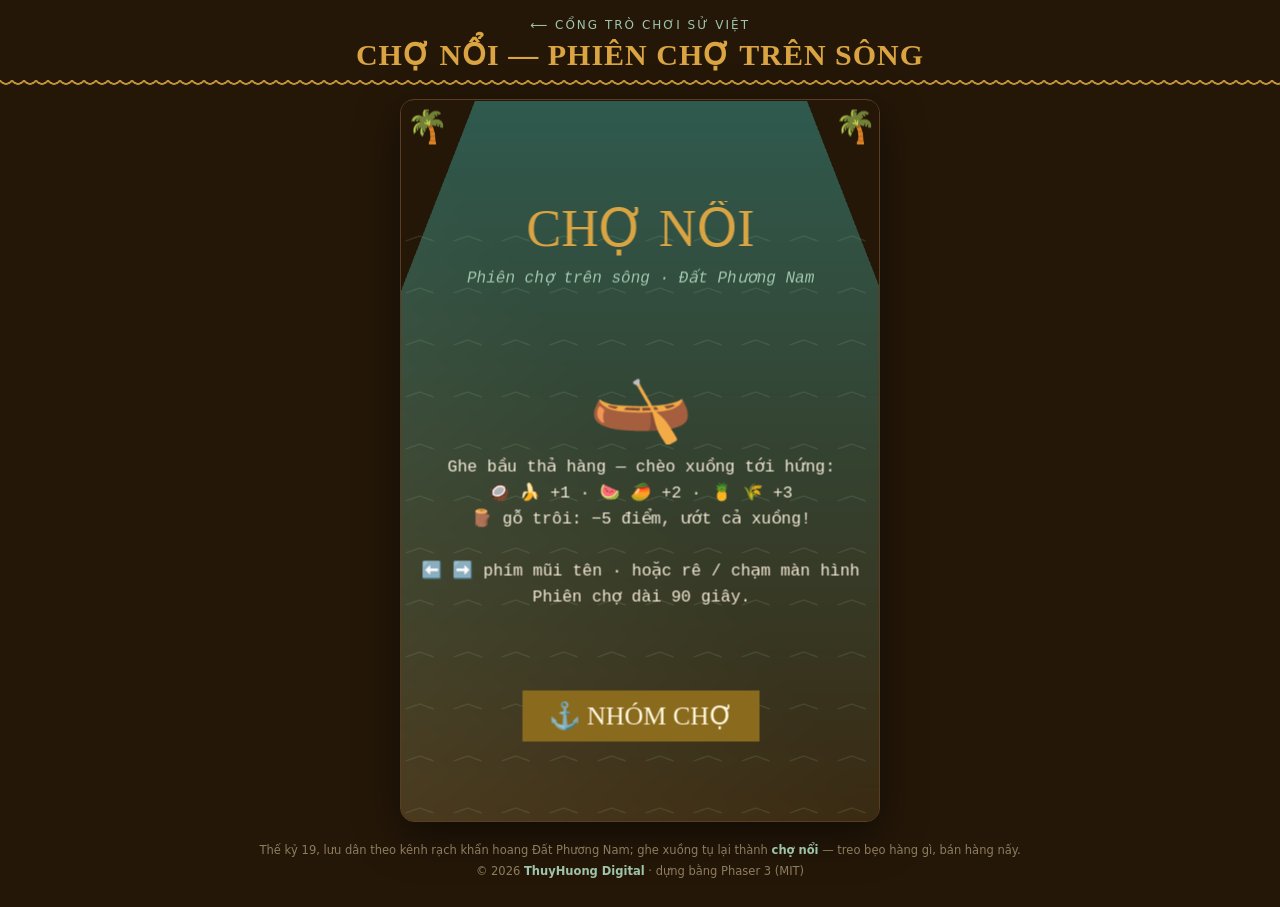
<file: cho-noi/index.html>
<!DOCTYPE html>
<html lang="vi">
<head>
<meta charset="UTF-8">
<meta name="viewport" content="width=device-width, initial-scale=1.0, user-scalable=no">
<meta name="theme-color" content="#241708">
<link rel="icon" type="image/png" sizes="192x192" href="../icons/icon-192.png">
<title>Chợ Nổi — Phiên Chợ Trên Sông · ThuyHuong Digital</title>
<meta name="description" content="Chèo xuồng ba lá giữa chợ nổi miền Tây thời khẩn hoang: hứng dừa, xoài, khóm từ ghe bầu, né gỗ trôi. Game HTML5 chạy Phaser, chơi miễn phí trên trình duyệt.">
<style>
  :root{
    --panel:#241708; --panel2:#31200d; --wood:#5c3d24;
    --son:#a5402e; --dong:#d9a441; --nga:#f2e8d5; --celadon:#9ec5ab;
  }
  *{margin:0;padding:0;box-sizing:border-box}
  body{background:var(--panel);color:var(--nga);
    font-family:"Segoe UI",system-ui,sans-serif;min-height:100vh;
    display:flex;flex-direction:column;align-items:center}
  .songly{height:9px;width:100%;background:
    radial-gradient(circle at 6px -3px, transparent 5.5px, var(--dong) 6px, var(--dong) 7.5px, transparent 8px)
    repeat-x;background-size:12px 9px;opacity:.85}
  header{text-align:center;padding:14px 16px 8px}
  header a{color:var(--celadon);text-decoration:none;font-size:12px;letter-spacing:2px}
  h1{font-family:Georgia,"Times New Roman",serif;color:var(--dong);
    font-size:clamp(20px,5vw,30px);letter-spacing:1px;margin-top:4px}
  #khung{width:min(96vw,480px);margin:10px auto 18px;border:1.5px solid var(--wood);
    border-radius:14px;overflow:hidden;box-shadow:0 14px 40px rgba(0,0,0,.5)}
  #khung canvas{display:block}
  footer{text-align:center;color:#8d7d5e;font-size:11.5px;padding:0 16px 26px;line-height:1.8}
  footer b{color:var(--celadon)}
</style>
</head>
<body>
<header>
  <a href="../index.html">⟵ CỔNG TRÒ CHƠI SỬ VIỆT</a>
  <h1>CHỢ NỔI — PHIÊN CHỢ TRÊN SÔNG</h1>
</header>
<div class="songly"></div>
<div id="khung"></div>
<footer>
  Thế kỷ 19, lưu dân theo kênh rạch khẩn hoang Đất Phương Nam; ghe xuồng tụ lại
  thành <b>chợ nổi</b> — treo bẹo hàng gì, bán hàng nấy.<br>
  © 2026 <b>ThuyHuong Digital</b> · dựng bằng Phaser 3 (MIT)
</footer>

<script src="../assets/vendor/phaser.min.js"></script>
<script>
'use strict';
/* Chợ Nổi — game hứng nông sản trên Phaser 3.
   Ghe bầu chạy ngang phía trên thả hàng xuống; người chơi chèo xuồng ba lá
   hứng nông sản, né gỗ trôi. Phiên chợ dài 90 giây. */

const W = 480, H = 720;
const NONG_SAN = [
  { hinh: '🥥', diem: 1 }, { hinh: '🍌', diem: 1 }, { hinh: '🍉', diem: 2 },
  { hinh: '🥭', diem: 2 }, { hinh: '🍍', diem: 3 }, { hinh: '🌾', diem: 3 },
];
const GO_TROI = '🪵';
const PHIEN_CHO_GIAY = 90;
const KHOA_KY_LUC = 'thd_chonoi_best';

/* ---- tiếng ngũ cung bằng WebAudio (đồng bộ với Vân Đồn / Bắc Hải Đảo) ---- */
let amCtx = null;
const NGU_CUNG = [261.63, 293.66, 329.63, 392.0, 440.0]; // C D E G A
function keu(bac, to = 0.16, dai = 0.18) {
  try {
    amCtx = amCtx || new (window.AudioContext || window.webkitAudioContext)();
    const o = amCtx.createOscillator(), g = amCtx.createGain();
    o.type = 'triangle';
    o.frequency.value = NGU_CUNG[((bac % 5) + 5) % 5] * (bac >= 5 ? 2 : 1);
    g.gain.setValueAtTime(to, amCtx.currentTime);
    g.gain.exponentialRampToValueAtTime(0.001, amCtx.currentTime + dai);
    o.connect(g); g.connect(amCtx.destination);
    o.start(); o.stop(amCtx.currentTime + dai);
  } catch (e) { /* trình duyệt chặn âm thanh trước tương tác — bỏ qua */ }
}

/* ---- nền sông chung cho các màn ---- */
function veSong(scene) {
  const g = scene.add.graphics();
  // nước phù sa: chuyển từ men ngọc sang nâu đất
  g.fillGradientStyle(0x2f5a4e, 0x2f5a4e, 0x4a3a1e, 0x3a2a12, 1);
  g.fillRect(0, 0, W, H);
  // hai bờ dừa nước
  g.fillStyle(0x241708, 1);
  g.fillTriangle(0, 0, 74, 0, 0, 190);
  g.fillTriangle(W, 0, W - 74, 0, W, 190);
  const soLine = scene.add.graphics();
  scene.tweens.addCounter({
    from: 0, to: 48, duration: 2600, repeat: -1,
    onUpdate: (tw) => {
      const d = tw.getValue();
      soLine.clear();
      soLine.lineStyle(1.4, 0x9ec5ab, 0.13);
      for (let y = 140; y < H; y += 52) {
        soLine.beginPath();
        for (let x = -48 + d; x < W + 24; x += 48) {
          soLine.moveTo(x, y);
          soLine.lineTo(x + 14, y - 5);
          soLine.lineTo(x + 28, y);
        }
        soLine.strokePath();
      }
    },
  });
  for (const bx of [26, W - 26]) {
    scene.add.text(bx, 26, '🌴', { fontSize: '34px' }).setOrigin(0.5);
  }
}

/* =============== MÀN MỞ ĐẦU =============== */
class ManMoDau extends Phaser.Scene {
  constructor() { super('modau'); }
  create() {
    veSong(this);
    this.add.text(W / 2, 128, 'CHỢ NỔI', {
      fontFamily: 'Georgia, serif', fontSize: '52px', color: '#d9a441',
    }).setOrigin(0.5);
    this.add.text(W / 2, 176, 'Phiên chợ trên sông · Đất Phương Nam', {
      fontSize: '16px', color: '#9ec5ab', fontStyle: 'italic',
    }).setOrigin(0.5);
    this.add.text(W / 2, 300, '🛶', { fontSize: '84px' }).setOrigin(0.5);
    const luat = [
      'Ghe bầu thả hàng — chèo xuồng tới hứng:',
      '🥥 🍌 +1 · 🍉 🥭 +2 · 🍍 🌾 +3',
      '🪵 gỗ trôi: −5 điểm, ướt cả xuồng!',
      '',
      '⬅️ ➡️ phím mũi tên · hoặc rê / chạm màn hình',
      `Phiên chợ dài ${PHIEN_CHO_GIAY} giây.`,
    ].join('\n');
    this.add.text(W / 2, 430, luat, {
      fontSize: '16.5px', color: '#f2e8d5', align: 'center', lineSpacing: 9,
    }).setOrigin(0.5);
    const ky_luc = Number(localStorage.getItem(KHOA_KY_LUC) || 0);
    if (ky_luc > 0) {
      this.add.text(W / 2, 540, `🏆 Kỷ lục của bạn: ${ky_luc} điểm`, {
        fontSize: '15px', color: '#d9a441',
      }).setOrigin(0.5);
    }
    const nut = this.add.text(W / 2, 615, '⚓ NHÓM CHỢ', {
      fontFamily: 'Georgia, serif', fontSize: '26px', color: '#fff8e0',
      backgroundColor: '#8a6a1c', padding: { x: 26, y: 12 },
    }).setOrigin(0.5).setInteractive({ useHandCursor: true });
    this.tweens.add({ targets: nut, scale: 1.06, duration: 700, yoyo: true, repeat: -1 });
    nut.on('pointerdown', () => { keu(4); this.scene.start('choi'); });
    this.input.keyboard.on('keydown-SPACE', () => this.scene.start('choi'));
  }
}

/* =============== MÀN CHƠI =============== */
class ManChoi extends Phaser.Scene {
  constructor() { super('choi'); }
  create() {
    veSong(this);
    this.diem = 0;
    this.conLai = PHIEN_CHO_GIAY;
    this.nhipTha = 950;          // ms giữa hai lần thả — rút ngắn dần
    this.tocDoRoi = 150;

    // ghe bầu chạy ngang phía trên
    this.ghe = this.add.text(W / 2, 96, '⛵', { fontSize: '58px' }).setOrigin(0.5);
    this.gheHuong = 1;

    // xuồng ba lá của người chơi
    this.xuong = this.physics.add.sprite(W / 2, H - 74, null).setVisible(false);
    this.xuong.body.setSize(104, 40);
    this.xuong.setCollideWorldBounds(true);
    this.xuongHinh = this.add.text(0, 0, '🛶', { fontSize: '64px' }).setOrigin(0.5);

    this.hang = this.physics.add.group();
    this.physics.add.overlap(this.xuong, this.hang, (x, mon) => this.hung(mon));

    // bảng điểm
    this.bangDiem = this.add.text(14, 12, '', { fontSize: '19px', color: '#f2e8d5' });
    this.bangGio = this.add.text(W - 14, 12, '', { fontSize: '19px', color: '#9ec5ab' }).setOrigin(1, 0);
    this.capNhatBang();

    this.phim = this.input.keyboard.createCursorKeys();
    this.input.on('pointermove', (p) => { if (p.isDown || p.wasTouch) this.xuong.x = p.x; });
    this.input.on('pointerdown', (p) => { this.xuong.x = p.x; });

    this.henTha = this.time.addEvent({ delay: this.nhipTha, loop: true, callback: () => this.tha() });
    this.time.addEvent({
      delay: 1000, loop: true,
      callback: () => {
        this.conLai -= 1;
        // chợ càng về trưa càng đông: thả nhanh hơn, rơi nhanh hơn
        if (this.conLai % 15 === 0 && this.nhipTha > 420) {
          this.nhipTha -= 90; this.tocDoRoi += 22;
          this.henTha.reset({ delay: this.nhipTha, loop: true, callback: () => this.tha() });
        }
        this.capNhatBang();
        if (this.conLai <= 0) this.tanCho();
      },
    });
  }

  capNhatBang() {
    this.bangDiem.setText(`🧺 ${this.diem} điểm`);
    this.bangGio.setText(`⏱ ${this.conLai}s`);
  }

  tha() {
    // 1/5 là gỗ trôi, còn lại là nông sản
    const laGo = Math.random() < 0.2;
    const mon = laGo
      ? { hinh: GO_TROI, diem: -5 }
      : NONG_SAN[Math.floor(Math.random() * NONG_SAN.length)];
    const chu = this.add.text(this.ghe.x, this.ghe.y + 30, mon.hinh, { fontSize: '40px' }).setOrigin(0.5);
    // thêm vào nhóm TRƯỚC rồi mới đặt vận tốc — nhóm vật lý enable lại body khi add
    this.hang.add(chu);
    chu.body.setVelocityY(this.tocDoRoi + Math.random() * 60);
    chu.body.setSize(40, 40);
    chu.setData('diem', mon.diem);
  }

  hung(mon) {
    const d = mon.getData('diem');
    this.diem = Math.max(0, this.diem + d);
    if (d > 0) { keu(d + 1); } else { keu(0, 0.2, 0.3); this.cameras.main.shake(160, 0.012); }
    const bay = this.add.text(this.xuong.x, this.xuong.y - 46, d > 0 ? `+${d}` : `${d}`, {
      fontSize: '24px', color: d > 0 ? '#d9a441' : '#a5402e', fontStyle: 'bold',
    }).setOrigin(0.5);
    this.tweens.add({ targets: bay, y: bay.y - 42, alpha: 0, duration: 600, onComplete: () => bay.destroy() });
    mon.destroy();
    this.capNhatBang();
  }

  tanCho() {
    this.scene.start('tancho', { diem: this.diem });
  }

  update() {
    // ghe bầu lượn qua lại
    this.ghe.x += this.gheHuong * 2.1;
    if (this.ghe.x > W - 70 || this.ghe.x < 70) this.gheHuong *= -1;
    this.ghe.setFlipX(this.gheHuong < 0);

    // điều khiển xuồng bằng phím
    if (this.phim.left.isDown) this.xuong.setVelocityX(-330);
    else if (this.phim.right.isDown) this.xuong.setVelocityX(330);
    else this.xuong.setVelocityX(0);
    this.xuongHinh.setPosition(this.xuong.x, this.xuong.y);

    // dọn món đã rơi quá đáy
    this.hang.children.each((c) => { if (c.y > H + 40) c.destroy(); });
  }
}

/* =============== MÀN TAN CHỢ =============== */
class ManTanCho extends Phaser.Scene {
  constructor() { super('tancho'); }
  init(d) { this.diem = d.diem || 0; }
  create() {
    veSong(this);
    const cu = Number(localStorage.getItem(KHOA_KY_LUC) || 0);
    const kyLucMoi = this.diem > cu;
    if (kyLucMoi) localStorage.setItem(KHOA_KY_LUC, String(this.diem));

    this.add.text(W / 2, 150, 'TAN CHỢ', {
      fontFamily: 'Georgia, serif', fontSize: '46px', color: '#d9a441',
    }).setOrigin(0.5);
    this.add.text(W / 2, 250, `🧺 Khoang xuồng: ${this.diem} điểm`, {
      fontSize: '26px', color: '#f2e8d5',
    }).setOrigin(0.5);
    this.add.text(W / 2, 300, kyLucMoi
      ? '🏆 KỶ LỤC MỚI! Ghe thương hồ nể mặt.'
      : `Kỷ lục của bạn: ${Math.max(cu, this.diem)} điểm`, {
      fontSize: '17px', color: kyLucMoi ? '#d9a441' : '#9ec5ab',
    }).setOrigin(0.5);

    let bac, loi;
    if (this.diem >= 120) { bac = '👑 Chủ vựa chợ nổi'; loi = 'Mua tận gốc bán tận ngọn, thương hồ khắp sông đều biết tên.'; }
    else if (this.diem >= 70) { bac = '⚓ Thương hồ lành nghề'; loi = 'Xuồng đầy khoang, chèo về miệt vườn trước con nước lớn.'; }
    else if (this.diem >= 30) { bac = '🛶 Bạn hàng mới nhóm'; loi = 'Buổi chợ đầu đủ vốn — mai nhóm sớm hơn nghen!'; }
    else { bac = '🌊 Ướt cả xuồng'; loi = 'Sông nước miền Tây khó lường; chèo thêm vài phiên là quen tay.'; }
    this.add.text(W / 2, 392, bac, { fontSize: '25px', color: '#fff8e0' }).setOrigin(0.5);
    this.add.text(W / 2, 442, loi, {
      fontSize: '15.5px', color: '#e0d4bb', fontStyle: 'italic',
      align: 'center', wordWrap: { width: 380 },
    }).setOrigin(0.5);

    const nut = this.add.text(W / 2, 560, '🔁 NHÓM PHIÊN MỚI', {
      fontFamily: 'Georgia, serif', fontSize: '24px', color: '#fff8e0',
      backgroundColor: '#8a6a1c', padding: { x: 24, y: 12 },
    }).setOrigin(0.5).setInteractive({ useHandCursor: true });
    nut.on('pointerdown', () => { keu(4); this.scene.start('choi'); });
    const ve = this.add.text(W / 2, 630, '⟵ Về cổng trò chơi', {
      fontSize: '15px', color: '#9ec5ab',
    }).setOrigin(0.5).setInteractive({ useHandCursor: true });
    ve.on('pointerdown', () => { location.href = '../index.html'; });
    this.input.keyboard.on('keydown-SPACE', () => this.scene.start('choi'));
  }
}

new Phaser.Game({
  type: Phaser.AUTO,
  parent: 'khung',
  width: W,
  height: H,
  backgroundColor: '#2f5a4e',
  physics: { default: 'arcade' },
  scale: { mode: Phaser.Scale.FIT, autoCenter: Phaser.Scale.CENTER_BOTH },
  scene: [ManMoDau, ManChoi, ManTanCho],
});
</script>
</body>
</html>
</file>
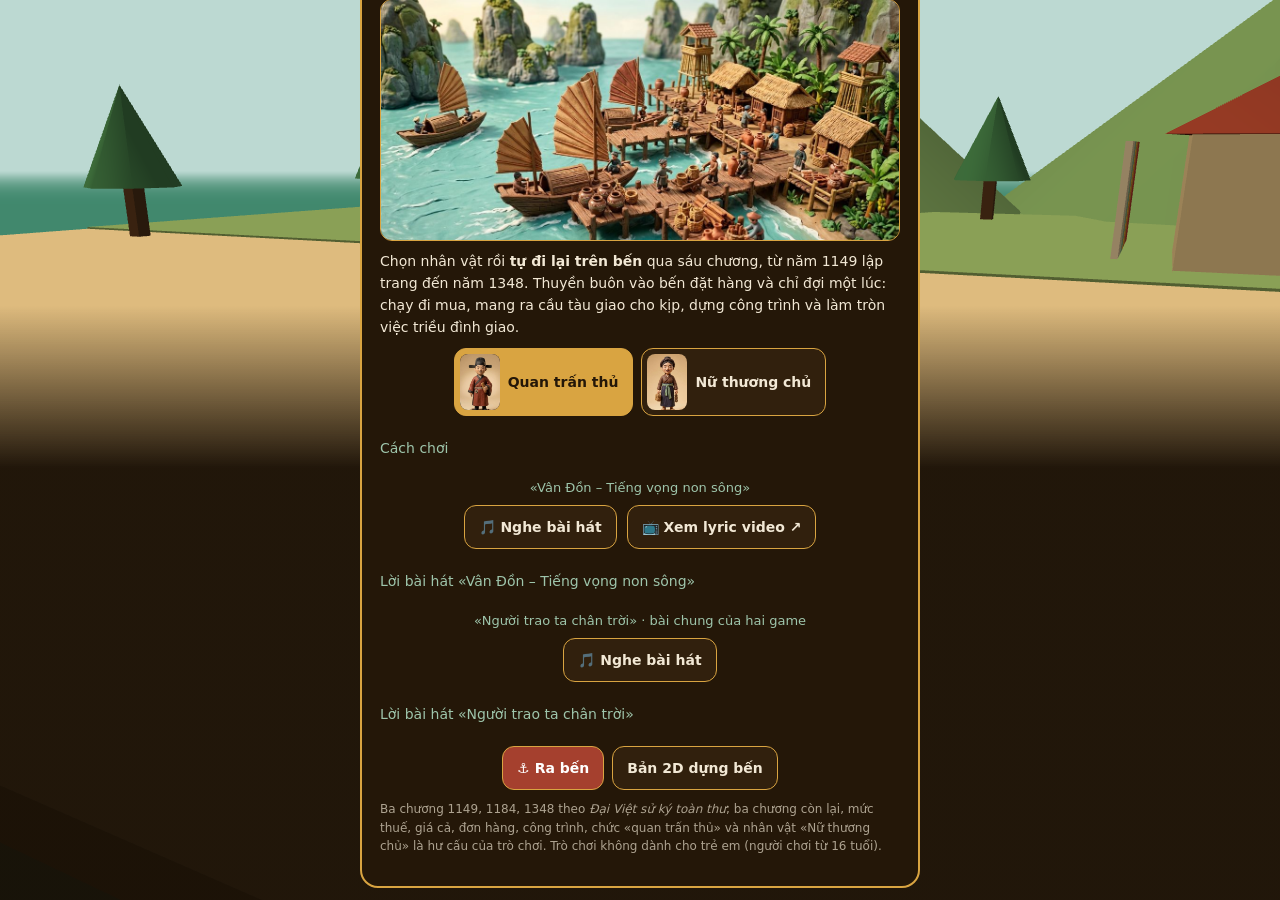
<file: van-don-3d/index.html>
<!DOCTYPE html>
<html lang="vi">
<head>
<meta charset="UTF-8">
<meta name="viewport" content="width=device-width, initial-scale=1.0, maximum-scale=1.0, user-scalable=no">
<title>Vân Đồn 3D — Dạo Bến Thương Cảng (1149)</title>
<meta name="description" content="Vân Đồn 3D: vào vai quan trấn thủ, tự đi lại trên bến Vân Đồn, mua hàng ở lò xưởng, bán cho thương thuyền Tống, Tam Phật Tề, Trảo Oa, Xiêm La và định mức thuế cảng. Bản thử nghiệm.">
<meta name="theme-color" content="#241708">
<link rel="manifest" href="../manifest.webmanifest">
<link rel="icon" href="../icons/icon-192.png">
<style>
  :root{
    --panel:#241708; --panel2:#31200d; --son:#a5402e; --dong:#d9a441;
    --nga:#f2e8d5; --celadon:#9ec5ab; --edge:#5c3d24;
  }
  *{margin:0;padding:0;box-sizing:border-box}
  html,body{width:100%;height:100%;overflow:hidden;background:var(--panel);
    font-family:"Segoe UI",system-ui,-apple-system,sans-serif;color:var(--nga);
    touch-action:none;-webkit-user-select:none;user-select:none}
  .serif{font-family:Georgia,"Times New Roman","Noto Serif",serif}
  canvas#game{display:block;position:absolute;inset:0;width:100%;height:100%}
  button{font-family:inherit;cursor:pointer;-webkit-tap-highlight-color:transparent}

  /* ---------- Thanh trên ---------- */
  #hud{position:absolute;left:0;right:0;top:0;display:flex;flex-wrap:wrap;align-items:center;gap:6px;
    padding:8px 8px 6px;background:linear-gradient(#241708ee,#24170800);pointer-events:none;z-index:5}
  .chip{background:#241708d9;border:1px solid var(--edge);border-radius:999px;
    padding:5px 10px;font-size:13px;font-weight:600;white-space:nowrap}
  .chip b{color:var(--dong)}
  .chip.goal{max-width:100%;white-space:normal}
  .chip.goal.ok{border-color:var(--celadon);color:var(--celadon)}
  .kind{display:inline-block;padding:1px 8px;border-radius:999px;font-size:11px;border:1px solid currentColor}
  .kind.su{color:var(--celadon)} .kind.hc{color:var(--dong)}
  #sun{position:absolute;left:8px;right:8px;top:100%;height:5px;border-radius:3px;
    background:#0006;overflow:hidden}
  #sunBar{height:100%;width:100%;background:linear-gradient(90deg,var(--son),var(--dong))}
  #btnSound{margin-left:auto}
  #btnHome{margin-left:6px}
  #btnSound,#btnHome{pointer-events:auto;background:#241708d9;color:var(--nga);
    border:1px solid var(--edge);border-radius:999px;min-width:44px;min-height:44px;
    font-size:18px;text-decoration:none;display:flex;align-items:center;justify-content:center}

  /* ---------- Nút hành động và cần điều khiển ---------- */
  #act{position:absolute;right:16px;bottom:calc(28px + env(safe-area-inset-bottom));z-index:6;
    min-width:132px;min-height:56px;padding:10px 16px;border-radius:16px;border:2px solid var(--dong);
    background:var(--son);color:#fff;font-size:16px;font-weight:700;display:none;
    box-shadow:0 6px 18px #0008}
  #stick{position:absolute;left:18px;bottom:calc(24px + env(safe-area-inset-bottom));width:124px;height:124px;
    border-radius:50%;background:#24170866;border:2px solid #d9a44188;z-index:6;display:none;touch-action:none}
  #knob{position:absolute;left:37px;top:37px;width:50px;height:50px;border-radius:50%;
    background:var(--dong);opacity:.9;pointer-events:none}
  #hint{position:absolute;left:50%;transform:translateX(-50%);bottom:calc(14px + env(safe-area-inset-bottom));
    font-size:12px;color:#f2e8d5cc;background:#241708b3;padding:4px 10px;border-radius:999px;
    z-index:4;pointer-events:none;white-space:nowrap}
  #toast{position:absolute;left:50%;top:86px;transform:translateX(-50%);max-width:min(92vw,520px);
    background:#241708f2;border:1px solid var(--dong);border-radius:12px;padding:10px 14px;
    font-size:14px;line-height:1.45;text-align:center;z-index:8;opacity:0;transition:opacity .25s;
    pointer-events:none}
  #toast.on{opacity:1}

  /* ---------- Bảng hội thoại ---------- */
  #dlg{position:absolute;left:50%;transform:translateX(-50%);bottom:calc(10px + env(safe-area-inset-bottom));
    width:min(96vw,560px);max-height:72vh;overflow:auto;background:#241708f7;border:2px solid var(--dong);
    border-radius:16px;padding:14px;z-index:9;display:none;touch-action:pan-y}
  #dlg h2{font-size:18px;color:var(--dong);margin-bottom:4px}
  #dlgPic{float:right;width:84px;height:112px;object-fit:cover;object-position:top;border-radius:10px;
    border:1px solid var(--dong);margin:0 0 6px 10px;background:#160d04}
  #dlgPic[hidden]{display:none}
  .banner{display:block;width:100%;height:auto;object-fit:cover;border-radius:12px;
    border:1px solid var(--dong);margin:8px 0 10px;background:#160d04}
  #dlg .who{font-size:12px;color:var(--celadon);margin-bottom:8px;letter-spacing:.04em;text-transform:uppercase}
  #dlg .body{font-size:14px;line-height:1.5;margin-bottom:10px}
  .row{display:flex;align-items:center;gap:8px;padding:8px 0;border-top:1px solid #5c3d2488;font-size:14px}
  .row .lbl{flex:1;min-width:0}
  .row small{display:block;color:#f2e8d5aa;font-size:12px}
  .btn{min-height:44px;min-width:44px;padding:8px 14px;border-radius:12px;border:1px solid var(--dong);
    background:var(--panel2);color:var(--nga);font-size:14px;font-weight:600}
  .btn.pri{background:var(--son);color:#fff}
  .btn.on{background:var(--dong);color:#241708}
  .btn:disabled{opacity:.4;cursor:default}
  .btn.char{display:inline-flex;align-items:center;gap:8px;padding:5px 14px 5px 5px}
  .btn.char img{width:40px;height:56px;object-fit:cover;object-position:top;border-radius:8px;background:#160d04}
  .btns{display:flex;flex-wrap:wrap;gap:8px;margin-top:10px}

  /* ---------- Màn phủ ---------- */
  .ov{position:absolute;inset:0;background:#160d04ee;z-index:20;display:flex;align-items:center;
    justify-content:center;padding:16px;overflow:auto;touch-action:pan-y}
  .card{width:min(94vw,560px);background:var(--panel);border:2px solid var(--dong);border-radius:18px;
    padding:20px 18px;text-align:center;max-height:94vh;overflow:auto}
  .ov.pick{align-items:flex-end;background:linear-gradient(#160d0400 0%,#160d0400 34%,#160d04f2 52%);padding-bottom:calc(12px + env(safe-area-inset-bottom))}
  .ov.pick .card{max-height:none;overflow:visible}
  .card details{text-align:left;font-size:14px;margin:10px 0}
  .song{display:flex;align-items:center;justify-content:center;gap:10px;flex-wrap:wrap;margin:8px 0 0}
  .songName{font-size:13px;color:var(--celadon);flex-basis:100%}
  .song a.btn{text-decoration:none;display:inline-flex;align-items:center}
  .lyrics{max-height:40vh;overflow:auto;padding-right:6px}
  .lyrics p{margin:0 0 10px;line-height:1.55}
  .lyrics .tag{margin:12px 0 4px;color:var(--celadon);font-size:11px;letter-spacing:.06em;text-transform:uppercase}
  .card summary{cursor:pointer;color:var(--celadon);min-height:44px;display:flex;align-items:center}
  .card h1{font-size:26px;color:var(--dong);line-height:1.2}
  .card h1 small{display:block;font-size:14px;color:var(--celadon);letter-spacing:.12em;margin-top:6px}
  .card p{font-size:14px;line-height:1.55;margin:10px 0;text-align:left}
  .card ul{text-align:left;font-size:14px;line-height:1.55;margin:8px 0 8px 20px}
  .card .note{font-size:12px;color:#f2e8d5aa}
  .big{font-size:34px;color:var(--dong);font-weight:700;margin:6px 0}
</style>
</head>
<body>
<canvas id="game" aria-label="Bến Vân Đồn nhìn từ trên cao, có nhân vật quan trấn thủ đi lại"></canvas>

<div id="hud" style="display:none">
  <span class="chip">📜 Chương <b id="hRound">1</b>/6</span>
  <span class="chip">🪙 <b id="hMoney">0</b> quan</span>
  <span class="chip">⭐ <b id="hRep">0</b></span>
  <span class="chip">🧺 <b id="hCarry">0</b>/<span id="hCap">10</span></span>
  <span class="chip">⚖️ Thuế <b id="hTax">15</b>%</span>
  <span class="chip" id="hNear">📍 <b id="hNearName">—</b></span>
  <span class="chip goal" id="hGoalChip">🎯 <span id="hGoal">—</span></span>
  <span class="chip">⛵ <span id="hShips">—</span></span>
  <button id="btnSound" type="button" aria-label="Tắt âm thanh" aria-pressed="true">🔊</button>
  <a id="btnHome" href="../index.html" aria-label="Về cổng trò chơi">🏠</a>
  <div id="sun"><div id="sunBar"></div></div>
</div>

<div id="toast" role="status" aria-live="polite"></div>
<div id="hint">Phím W A S D hoặc mũi tên để đi · E để nói chuyện</div>
<div id="stick" aria-hidden="true"><div id="knob"></div></div>
<button id="act" type="button">Nói chuyện</button>

<div id="dlg" role="dialog" aria-modal="true" aria-labelledby="dlgTitle">
  <img id="dlgPic" alt="" hidden width="84" height="112">
  <div class="who" id="dlgWho"></div>
  <h2 class="serif" id="dlgTitle"></h2>
  <div class="body" id="dlgBody"></div>
  <div id="dlgRows"></div>
  <div class="btns" id="dlgBtns"></div>
</div>

<div class="ov pick" id="ovStart">
  <div class="card">
    <h1 class="serif">Vân Đồn 3D<small>DẠO BẾN THƯƠNG CẢNG · 1149</small></h1>
    <img class="banner" src="assets/ben-cang-van-don.jpg" width="1100" height="511"
      alt="Mô hình đất nặn bến Vân Đồn: cầu tàu gỗ, nhà mái tranh, thuyền buồm giữa các đảo đá vôi">
    <p>Chọn nhân vật rồi <b>tự đi lại trên bến</b> qua sáu chương, từ năm 1149 lập trang đến năm 1348.
    Thuyền buôn vào bến đặt hàng và chỉ đợi một lúc: chạy đi mua, mang ra cầu tàu giao cho kịp,
    dựng công trình và làm tròn việc triều đình giao.</p>
    <div class="btns" style="justify-content:center" role="group" aria-label="Chọn nhân vật">
      <button class="btn char" type="button" data-char="quan" aria-pressed="false"><img src="assets/quan-tran-thu.jpg" alt="" width="40" height="56">Quan trấn thủ</button>
      <button class="btn char" type="button" data-char="nu" aria-pressed="false"><img src="assets/nu-thuong-chu.jpg" alt="" width="40" height="56">Nữ thương chủ</button>
    </div>
    <details>
      <summary>Cách chơi</summary>
      <ul>
        <li>Đi lại: phím W A S D hoặc mũi tên; trên điện thoại kéo vòng tròn góc trái. Đến gần người nào thì bấm nút đỏ (hoặc phím E) để gặp.</li>
        <li>Mỗi thuyền vào bến <b>đặt một đơn hàng</b> và chỉ đợi một lúc (xem chip ⛵). Giao trọn đơn được thưởng; để thuyền bỏ đi thì mất danh vọng.</li>
        <li>Giá mua và giá bán <b>lên xuống theo chương</b> (▲ đắt, ▼ rẻ). Gánh ban đầu chỉ mang được <b>10 kiện</b>.</li>
        <li>Ở <b>Nhà thuế quan</b>: chọn thuế cảng, dâng cống phẩm, và <b>dựng công trình</b> (xe kéo, xe trâu, mở rộng lò xưởng, vọng lâu thủy binh, đền thần biển).</li>
        <li>Mỗi chương có <b>một việc triều đình giao</b> (chip 🎯). Danh vọng xuống dưới 0 là <b>bị bãi chức</b>.</li>
      </ul>
    </details>
    <div class="song">
      <span class="songName">«Vân Đồn – Tiếng vọng non sông»</span>
      <button class="btn btnSong" type="button" data-bai="game" aria-pressed="false">🎵 Nghe bài hát</button>
      <a class="btn" href="https://youtu.be/RaACW3fvrQM" target="_blank" rel="noopener">📺 Xem lyric video ↗</a>
    </div>
    <details>
      <summary>Lời bài hát «Vân Đồn – Tiếng vọng non sông»</summary>
      <div class="lyrics">
        <p class="tag">Khổ 1</p>
        <p>Bình minh lên trên muôn trùng sóng<br>Cánh buồm căng giữa nước trời xa<br>Có người đi từ miền làng nhỏ<br>Mang trong tim hình bóng quê nhà</p>
        <p>Một bờ tre, một lời ru mẹ<br>Một dòng sông thương nhớ khôn nguôi<br>Nghe non nước gọi, người đứng dậy<br>Gác tình riêng, đi giữ quê hương</p>
        <p class="tag">Tiền điệp khúc</p>
        <p>Nghe tiếng trống vang qua cửa biển<br>Nghe lời thề hòa giữa trùng khơi<br>Dẫu năm tháng phủ mờ dấu cũ<br>Chí khí cha ông sáng muôn đời</p>
        <p class="tag">Điệp khúc</p>
        <p>Vân Đồn ơi, vang lời sông núi<br>Lớp lớp người gìn giữ biển trời<br>Bao người đã qua thời lửa khói<br>Cho quê hương rạng ánh ban mai</p>
        <p>Xin khắc ghi công người đi trước<br>Giữ trong tim từng tấc đất này<br>Từ trang sử, ta nghe lời nhắc<br>Giữ non sông bằng cả đôi tay</p>
        <p class="tag">Khổ 2</p>
        <p>Có tên người lưu trong trang sách<br>Có bao người chẳng rõ tuổi tên<br>Gửi thanh xuân vào lòng biển biếc<br>Cho quê nhà yên giấc đêm đêm</p>
        <p>Nay ta bước qua miền dấu tích<br>Nghe chuyện xưa gần lại bên mình<br>Lật trang sử, càng thêm thấu hiểu<br>Bao hy sinh mới có thanh bình</p>
        <p class="tag">Tiền điệp khúc (nhắc lại)</p>
        <p class="tag">Điệp khúc (nhắc lại)</p>
        <p class="tag">Đoạn chuyển</p>
        <p>Xin tri ân người nơi chiến trận<br>Cả những người ở lại quê nhà<br>Càng hiểu những hy sinh thầm lặng<br>Càng nâng niu cuộc sống quanh ta</p>
        <p>Từng con sóng mang lời nhắn gửi<br>Người hôm nay tiếp bước người xưa</p>
        <p class="tag">Điệp khúc (lần cuối)</p>
        <p class="tag">Kết</p>
        <p>Vân Đồn ơi, ngàn năm sóng hát<br>Chuyện cha ông truyền tới hôm nay<br>Ta tiếp bước bằng lòng son sắt<br>Giữ quê hương, dựng xây từng ngày</p>
        <p>Vân Đồn ơi…<br>Vọng tiếng non sông…</p>
      </div>
    </details>
    <div class="song">
      <span class="songName">«Người trao ta chân trời» · bài chung của hai game</span>
      <button class="btn btnSong" type="button" data-bai="chung" aria-pressed="false">🎵 Nghe bài hát</button>
    </div>
    <details>
      <summary>Lời bài hát «Người trao ta chân trời»</summary>
      <div class="lyrics">
        <p class="tag">Khổ 1</p>
        <p>Gió mở lối, cánh buồm lên<br>Bờ xa lùi sau màn sương sớm<br>Một bàn tay ghì tay lái<br>Một bàn tay níu lấy bàn tay</p>
        <p>Chưa biết hết đường phía trước<br>Chỉ biết không để bạn một mình<br>Qua một đêm trời nổi sóng<br>Càng thương hơn hai tiếng yên bình</p>
        <p class="tag">Tiền điệp khúc</p>
        <p>Có những người ta chưa từng gặp<br>Mà công lao ở khắp quanh mình<br>Trong bến nước, trong từng mái ngói<br>Trong ngày mai ta sống thanh bình</p>
        <p class="tag">Điệp khúc</p>
        <p>Người trao ta một chân trời<br>Đã đi qua bao mùa giông bão<br>Để hôm nay ta đứng nơi này<br>Nghe sóng vỗ mà lòng không sợ hãi</p>
        <p>Người trao ta một quê nhà<br>Bằng tuổi xanh, bằng đời ở lại<br>Ta mang ơn không chỉ bằng lời<br>Cùng giữ lấy chân trời cho ngày mai</p>
        <p class="tag">Khổ 2</p>
        <p>Ta đọc chậm từng dòng chữ<br>Tên người xưa, năm tháng xa rồi<br>Bỗng nghe tiếng buồm trong gió<br>Như người còn đứng giữa trùng khơi</p>
        <p>Không phải ai về tới bến<br>Không phải tên nào cũng được ghi<br>Nhưng biển vẫn còn kể mãi<br>Chuyện bao người đã sống, đã đi</p>
        <p class="tag">Tiền điệp khúc 2</p>
        <p>Vân Đồn còn vang tiếng sóng<br>Bắc Hải Đảo gọi buồm ra khơi<br>Hai câu chuyện cùng nhắc nhớ<br>Một quê hương, bao thế hệ người</p>
        <p class="tag">Điệp khúc 2</p>
        <p>Người trao ta một chân trời<br>Đã đi qua bao mùa giông bão<br>Để hôm nay ta đứng nơi này<br>Nghe sóng vỗ mà lòng không sợ hãi</p>
        <p>Người trao ta một quê nhà<br>Bằng tuổi xanh, bằng đời ở lại<br>Ta mang ơn không chỉ bằng lời<br>Cùng giữ lấy chân trời cho ngày mai</p>
        <p class="tag">Cầu nối</p>
        <p>Có một thời ta chưa từng sống<br>Có những người ta chẳng biết tên<br>Mà mỗi sáng nhìn ra phía biển<br>Lại thấy mình mang một niềm ơn</p>
        <p class="tag">Dồn lên</p>
        <p>Không để chuyện xưa thành quên lãng<br>Không để tình người hóa xa xôi<br>Từ nơi bàn tay người buông xuống<br>Bàn tay ta tiếp lấy cuộc đời</p>
        <p class="tag">Điệp khúc cuối</p>
        <p>Người trao ta một chân trời<br>Đã đi qua bao mùa giông bão<br>Để hôm nay ta đứng nơi này<br>Nghe sóng vỗ mà lòng không sợ hãi</p>
        <p>Người trao ta một quê nhà<br>Bằng tuổi xanh, bằng đời ở lại<br>Ta mang ơn không chỉ bằng lời<br>Cùng giữ lấy chân trời cho ngày mai</p>
        <p class="tag">Kết</p>
        <p>Mai có người nhìn ra biển rộng<br>Thấy cánh buồm đi giữa trời xanh<br>Xin còn nhớ người trao chân trời ấy<br>Để hôm nay ta được lớn lên</p>
        <p class="tag">Câu cuối</p>
        <p>Người trao ta một chân trời…<br>Ta giữ cho người đến sau…</p>
      </div>
    </details>
    <div class="btns" style="justify-content:center">
      <button class="btn pri" id="btnStart" type="button">⚓ Ra bến</button>
      <a class="btn" href="../van-don/index.html" style="text-decoration:none;display:inline-flex;align-items:center">Bản 2D dựng bến</a>
    </div>
    <p class="note">Ba chương 1149, 1184, 1348 theo <i>Đại Việt sử ký toàn thư</i>; ba chương còn lại, mức thuế, giá cả, đơn hàng,
    công trình, chức «quan trấn thủ» và nhân vật «Nữ thương chủ» là hư cấu của trò chơi. Trò chơi không dành cho trẻ em (người chơi từ 16 tuổi).</p>
    <p class="note" id="bestLine" style="text-align:center"></p>
  </div>
</div>

<div class="ov" id="ovRound" style="display:none">
  <div class="card">
    <h1 class="serif" id="rdTitle"></h1>
    <img class="banner" id="rdPic" src="assets/ben-dem.jpg" width="1100" height="613" alt="">
    <div id="rdBody"></div>
    <div class="btns" style="justify-content:center">
      <button class="btn pri" id="btnNext" type="button">Sang phiên kế</button>
    </div>
  </div>
</div>

<div class="ov" id="ovEnd" style="display:none">
  <div class="card">
    <h1 class="serif" id="endTitle"></h1>
    <img class="banner" src="assets/ben-hoang-hon.jpg" width="1100" height="528" loading="lazy"
      alt="Mô hình đất nặn bến Vân Đồn lúc hoàng hôn: cầu tàu chất hàng, thuyền buồm, làng chài giữa các đảo đá vôi">
    <div class="big" id="endScore"></div>
    <div id="endBody"></div>
    <div class="btns" style="justify-content:center">
      <button class="btn pri" id="btnAgain" type="button">Chơi lại</button>
      <button class="btn btnSong" type="button" data-bai="game" aria-pressed="false">🎵 Nghe bài hát</button>
      <button class="btn btnSong" type="button" data-bai="chung" aria-pressed="false">🎵 Nghe bài hát</button>
      <a class="btn" href="../index.html" style="text-decoration:none;display:inline-flex;align-items:center">Về cổng trò chơi</a>
    </div>
  </div>
</div>

<script src="../lib/three.min.js"></script>
<script>
'use strict';
const $ = id => document.getElementById(id);
const rand = (a,b) => a + Math.random()*(b-a);
const pick = a => a[Math.floor(Math.random()*a.length)];
const clamp = (v,a,b) => Math.max(a, Math.min(b, v));

// =====================================================================
//  DỮ LIỆU — cùng mặt hàng và thương thuyền với bản 2D
// =====================================================================
const GOODS = [
  { id:'gom',  ic:'🏺', name:'Gốm Đại Việt', price:26 },
  { id:'lua',  ic:'🧵', name:'Lụa tơ tằm',   price:48 },
  { id:'ngoc', ic:'🦪', name:'Ngọc trai',    price:95 },
  { id:'tram', ic:'🌿', name:'Trầm hương',   price:150 },
];
const NATIONS = [
  { id:'tong', name:'Tống',     who:'Thương nhân nước Tống',  flag:0xc94b3c, sail:0xe8d9b0, prefs:['gom','lua'],  mult:1.0,
    tuong:'thuong-nhan-tong' },
  { id:'nhat', name:'Tam Phật Tề', who:'Thương nhân Tam Phật Tề', flag:0x7a2a22, sail:0xc7772e, prefs:['gom','tram'], mult:1.15,
    tuong:'thuong-nhan-tam-phat-te' },
  { id:'trao', name:'Trảo Oa',  who:'Thương nhân Trảo Oa',    flag:0x3f7a4f, sail:0xd9a441, prefs:['lua','ngoc'], mult:1.1,
    tuong:'thuong-nhan-trao-oa' },
  { id:'xiem', name:'Xiêm La',  who:'Thương nhân Xiêm La',    flag:0xd9a441, sail:0x9ec5ab, prefs:['gom','ngoc'], mult:1.05,
    tuong:'thuong-nhan-xiem-la' },
];
const G = id => GOODS.find(g => g.id===id);
const NAT = id => NATIONS.find(n => n.id===id);
const ROUNDS = 6, ROUND_SEC = 90, COST_RATE = 0.62;
const TAX = { 5:{demand:1.2, rep:2}, 15:{demand:1.0, rep:0}, 30:{demand:0.8, rep:-3} };

// Sáu chương, mỗi phiên chợ một mốc. «su:true» là mốc có chép trong sử; còn lại là cách dựng của trò chơi.
// thuyen: [nước, giây thứ mấy của phiên thì vào bến]; kien: số giây thuyền chịu đợi.
const CHUONG = [
  { nam:'1149', ten:'Lập trang', su:true, nguon:'Đại Việt sử ký toàn thư',
    ke:'Mùa xuân năm Kỷ Tỵ (1149), đời vua Lý Anh Tông, thuyền buôn Trảo Oa, Lộ Lạc, Xiêm La vào Hải Đông xin cư trú buôn bán. Triều đình cho lập trang ở hải đảo, gọi là Vân Đồn.',
    thuyen:[['trao',0],['xiem',14],['trao',60],['xiem',66]], kien:60,
    muc:{ loai:'don', n:2, txt:'Giao trọn 2 đơn hàng' } },
  { nam:'Những năm sau', ten:'Khách buôn phương Bắc', su:false,
    ke:'Trang mới lập, khách buôn nước Tống cũng tìm đến. Thuyền nào cũng chỉ đợi một lúc rồi nhổ neo, nên phải tính đường đi cho khéo.',
    thuyen:[['tong',0],['trao',8],['xiem',30],['tong',55],['trao',62]], kien:50,
    muc:{ loai:'tien', n:800, txt:'Bán được 800 quan tiền hàng' } },
  { nam:'1184', ten:'Tam Phật Tề đến', su:true, nguon:'Đại Việt sử ký toàn thư',
    ke:'Năm Giáp Thìn (1184), người buôn các nước Xiêm La và Tam Phật Tề vào Vân Đồn xin buôn bán.',
    thuyen:[['nhat',0],['xiem',6],['tong',24],['trao',40],['nhat',58]], kien:45,
    muc:{ loai:'donNuoc', nat:'nhat', txt:'Giao trọn đơn của thuyền Tam Phật Tề' } },
  { nam:'Mùa gió bấc', ten:'Giặc biển', su:false, giac:45,
    ke:'Bến giàu lên thì giặc biển nhòm ngó. Có tin thuyền giặc sẽ áp sát cầu tàu giữa phiên chợ. Không có vọng lâu thủy binh thì giặc cướp tiền và thuyền buôn bỏ chạy.',
    thuyen:[['tong',0],['nhat',5],['xiem',20],['trao',35],['tong',60]], kien:42,
    muc:{ loai:'giac', txt:'Đẩy lui giặc biển (cần Vọng lâu thủy binh)' } },
  { nam:'Năm được mùa', ten:'Chiếu đòi cống', su:false, cong:{ ngoc:3, lua:4 },
    nguon:'Toàn thư chép trang Vân Đồn lập ra «để mua bán hàng hóa quý, dâng tiến sản vật địa phương»',
    ke:'Sứ thần mang chiếu đến: trong phiên này phải dâng đủ cống phẩm tại Nhà thuế quan. Hàng dâng cống thì không bán được nữa.',
    thuyen:[['xiem',0],['tong',10],['nhat',25],['trao',40],['xiem',62]], kien:40,
    muc:{ loai:'cong', txt:'Dâng 3 ngọc trai và 4 lụa' } },
  { nam:'1348', ten:'Thuyền Đồ Bồ', su:true, nguon:'Đại Việt sử ký toàn thư', doBo:true,
    ke:'Năm Mậu Tý (1348), thuyền nước Đồ Bồ đến Vân Đồn, ngầm mua ngọc trai. Trong phiên này, người lạ sẽ tìm đến bến mò ngọc trai, trả giá rất cao.',
    thuyen:[['tong',0],['trao',5],['nhat',18],['xiem',32],['tong',55],['nhat',64]], kien:38,
    muc:{ loai:'liem', txt:'Không bán lén ngọc trai cho người Đồ Bồ' } },
];
// Công trình dựng ở Nhà thuế quan; dùng cho cả ván
const CONG_TRINH = [
  { id:'xe',    ic:'🛒', ten:'Xe kéo hàng',        gia:350, mo:'Mang được 16 kiện thay vì 10.' },
  { id:'xe2',   ic:'🐃', ten:'Xe trâu',            gia:800, can:'xe', mo:'Mang được 24 kiện.' },
  { id:'lo',    ic:'🔥', ten:'Mở rộng lò xưởng',   gia:600, mo:'Giá mua mọi mặt hàng giảm 15%.' },
  { id:'volau', ic:'🗼', ten:'Vọng lâu thủy binh', gia:650, mo:'Đẩy lui giặc biển.' },
  { id:'den',   ic:'🕯️', ten:'Đền thần biển',      gia:550, mo:'Đầu mỗi phiên +3 danh vọng; thuyền đợi thêm 8 giây.' },
];
const TITLES = [
  { min:0, name:'Trang nhỏ ven vịnh',      text:'Bến còn thưa thuyền. Triều đình ghi nhận công khai phá, mong khanh gắng hơn.' },
  { min:2, name:'Trang Vân Đồn',           text:'Thuyền buôn các nước đã quen đường vào vịnh. Trang Vân Đồn đứng vững.' },
  { min:4, name:'Thương cảng phồn thịnh',  text:'Tiền thuế đều đặn về kinh, giặc biển không dám bén mảng. Danh tiếng bến vang xa.' },
  { min:6, name:'Đệ nhất thương cảng',     text:'Khanh hoàn thành mọi việc triều đình giao qua sáu chương. Tên khanh được ghi vào sổ công.' },
];
const BEST_KEY = 'van-don-3d-best';

// =====================================================================
//  TRẠNG THÁI
// =====================================================================
const S = {
  running:false, paused:true, round:1, money:200, rep:15, tax:15, nextTax:15,
  carry:{gom:0,lua:0,ngoc:0,tram:0}, t:ROUND_SEC, el:0, built:{}, market:{}, ships:{}, queue:[],
  stat:{ sold:0, taxIncome:0, spent:0, income:0, done:0, missed:0, doneNat:{} },
  goals:0, tribute:null, giac:null, doBo:null, lost:false,
};
const carryN = () => GOODS.reduce((n,g) => n + S.carry[g.id], 0);
const capOf = () => S.built.xe2 ? 24 : S.built.xe ? 16 : 10;
const chuong = () => CHUONG[S.round-1];
const costOf = g => Math.round(g.price * COST_RATE * (S.market[g.id]||1) * (S.built.lo ? 0.85 : 1));
const sellPrice = (nat, g) => Math.round(g.price * nat.mult * 1.12 * (S.market[g.id]||1));
const orderTxt = o => Object.entries(o).filter(([,q]) => q>0).map(([id,q]) => `${q} ${G(id).name}`).join(', ');
const sumO = o => Object.values(o).reduce((a,b) => a+b, 0);

function newRound(){
  const c = chuong();
  S.tax = S.nextTax; S.t = ROUND_SEC; S.el = 0;
  S.stat = { sold:0, taxIncome:0, spent:0, income:0, done:0, missed:0, doneNat:{} };
  for(const g of GOODS) S.market[g.id] = Math.round(rand(80,130))/100;      // giá lên xuống theo phiên
  S.queue = c.thuyen.map(([id,at]) => ({ id, at, done:false }));
  for(const n of NATIONS) S.ships[n.id] = { st:'away', t:0, max:1, order:{}, full:{}, z:SHIP_AWAY_Z };
  S.tribute = c.cong ? { need:Object.assign({}, c.cong), done:false } : null;
  S.giac = c.giac ? { at:c.giac, done:false, ok:false } : null;
  S.doBo = c.doBo ? { state:'cho', at:20 } : null;
  if(S.built.den) S.rep += 3;
  syncWorld(); renderHUD();
}

// =====================================================================
//  CẢNH 3D
// =====================================================================
const cv = $('game');
const renderer = new THREE.WebGLRenderer({ canvas:cv, antialias:true });
renderer.setPixelRatio(Math.min(devicePixelRatio||1, 2));
const scene = new THREE.Scene();
scene.background = new THREE.Color(0xbcd9d2);
scene.fog = new THREE.Fog(0xbcd9d2, 90, 230);
const camera = new THREE.PerspectiveCamera(50, 1, 1, 500);
scene.add(new THREE.HemisphereLight(0xfff4dc, 0x6b5a3a, 0.62));
const sunL = new THREE.DirectionalLight(0xffe2b0, 0.5); sunL.position.set(-40,70,30); scene.add(sunL);

const M = c => new THREE.MeshLambertMaterial({ color:c });
function box(w,h,d,c,x,y,z,parent){
  const m = new THREE.Mesh(new THREE.BoxGeometry(w,h,d), M(c)); m.position.set(x,y,z);
  (parent||scene).add(m); return m;
}
function label(text, y, parent, scale){
  const c = document.createElement('canvas'); c.width = 512; c.height = 96;
  const x = c.getContext('2d');
  x.font = 'bold 44px Georgia, serif'; x.textAlign = 'center'; x.textBaseline = 'middle';
  const w = Math.min(500, x.measureText(text).width + 44);
  x.fillStyle = 'rgba(36,23,8,.86)';
  x.beginPath(); x.roundRect ? x.roundRect(256-w/2, 12, w, 72, 20) : x.rect(256-w/2, 12, w, 72); x.fill();
  x.strokeStyle = '#d9a441'; x.lineWidth = 3; x.stroke();
  x.fillStyle = '#f2e8d5'; x.fillText(text, 256, 50);
  const sp = new THREE.Sprite(new THREE.SpriteMaterial({ map:new THREE.CanvasTexture(c), depthTest:false }));
  const s = scale||1; sp.scale.set(16*s, 3*s, 1); sp.position.y = y; sp.renderOrder = 5;
  parent.add(sp); return sp;
}

// ----- Biển, bãi cát, đất trong -----
const sea = new THREE.Mesh(new THREE.PlaneGeometry(600,600), M(0x3f8f86));
sea.rotation.x = -Math.PI/2; sea.position.y = -0.6; scene.add(sea);
box(150,2,70,0xd8c49a, 0,-1,-24);           // bãi cát
box(150,2.2,36,0x86a86a, 0,-1,-42);         // đất trong
// Núi đá vôi ngoài vịnh
for(const [x,z,r,h] of [[-80,70,10,34],[-40,95,14,46],[20,110,12,40],[70,80,11,36],[110,60,9,28],[-120,50,12,38],[0,140,16,52]]){
  const m = new THREE.Mesh(new THREE.ConeGeometry(r,h,7), M(0x5f7d68)); m.position.set(x,h/2-2,z); scene.add(m);
  const cap = new THREE.Mesh(new THREE.ConeGeometry(r*0.62,h*0.5,7), M(0x4a6a55)); cap.position.set(x,h*0.72,z); scene.add(cap);
}
// Đồi sau bến
for(const [x,z,r,h] of [[-55,-70,26,22],[0,-78,34,28],[58,-70,26,20]]){
  const m = new THREE.Mesh(new THREE.ConeGeometry(r,h,8), M(0x6f9560)); m.position.set(x,h/2-1,z); scene.add(m);
}
function tree(x,z){
  box(0.7,3,0.7,0x5c3d24,x,1.5,z);
  const t = new THREE.Mesh(new THREE.ConeGeometry(2.4,5,7), M(0x3f7a4f)); t.position.set(x,5,z); scene.add(t);
}
for(const [x,z] of [[-66,-40],[-58,-52],[-30,-54],[28,-55],[44,-50],[66,-44],[60,-30],[-68,-22],[4,-55],[-10,-50]]) tree(x,z);

// ----- Nhà mái cong -----
function house(x,z,w,d,h,wall,roof){
  const g = new THREE.Group(); g.position.set(x,0,z); scene.add(g);
  box(w,h,d,wall,0,h/2,0,g);
  const r = new THREE.Mesh(new THREE.ConeGeometry(Math.max(w,d)*0.82, h*0.75, 4), M(roof));
  r.rotation.y = Math.PI/4; r.position.y = h + h*0.36; r.scale.set(1,1,d/w); g.add(r);
  box(w*0.24,h*0.6,0.3,0x3a2412,0,h*0.3,d/2+0.1,g);  // cửa
  return g;
}
const solids = [];   // vật cản hình tròn: {x,z,r}
const places = [];   // điểm tương tác

// Lò gốm: vòm lò và ống khói
{ const x=-40, z=-30;
  const dome = new THREE.Mesh(new THREE.SphereGeometry(5.5,12,8,0,Math.PI*2,0,Math.PI/2), M(0xa5623c));
  dome.position.set(x,0,z); scene.add(dome);
  box(1.6,7,1.6,0x7a4426,x+3.6,3.5,z-2);
  box(2.2,2.4,0.4,0x241708,x,1.2,z+5.3);
  for(let i=0;i<5;i++) box(1,1.2,1,0xc98a5a,x-7+i*1.4,0.6,z+4+ (i%2)*1.2);
  solids.push({x,z,r:6.5}); }
// Xưởng dệt lụa
{ const x=-14, z=-32; house(x,z,11,8,5,0xe6d5ae,0x8a3a2a);
  for(let i=0;i<4;i++) box(0.25,4.2,2.2,[0xc94b3c,0xd9a441,0x9ec5ab,0xf2e8d5][i],x-7.5,2.6,z-3+i*2.2);
  solids.push({x,z,r:7.5}); }
// Trạm trầm hương
{ const x=14, z=-32; house(x,z,10,8,5,0xcdb07a,0x4f6a45);
  tree(x+8,z-3); tree(x+9.5,z+3);
  solids.push({x,z,r:7}); }
// Nhà thuế quan (giữa bến) và trống
{ const x=0, z=-10; house(x,z,14,9,6,0xead9b2,0xa5402e);
  box(0.5,9,0.5,0x5c3d24,x-9,4.5,z+2); box(3,2,0.2,0xa5402e,x-7.4,8,z+2);   // cờ
  const drum = new THREE.Mesh(new THREE.CylinderGeometry(1.5,1.5,1.6,14), M(0x8a2f22));
  drum.rotation.z = Math.PI/2; drum.position.set(x+9.5,2.4,z+3); scene.add(drum);
  box(0.4,2.4,0.4,0x5c3d24,x+9.5,1.2,z+2.2); box(0.4,2.4,0.4,0x5c3d24,x+9.5,1.2,z+3.8);
  solids.push({x,z,r:8.5}); }
// Bến mò ngọc trai (mé đông, sát mép nước)
{ const x=58, z=2;
  box(12,0.5,8,0x7a5a36,x+2,-0.2,z+13);
  for(let i=0;i<3;i++) box(0.3,0.3,8,0x5c3d24,x-2+i*4,0.1,z+13);
  house(x,z-6,7,6,4,0xd9c9a0,0x2f6f73);
  solids.push({x,z:z-6,r:5.2}); }
// Bia sử (mé tây)
{ const x=-58, z=-4;
  box(4,0.8,2.4,0x8f8f86,x,0.4,z); box(2.6,6,0.7,0xa9a99e,x,3.8,z);
  solids.push({x,z,r:2.6}); }
// Công trình dựng thêm (ẩn cho đến khi xây)
const BUILD_MESH = {};
{ // Vọng lâu thủy binh: bốn cột, sàn, mái
  const g = new THREE.Group(); g.position.set(-63, 0, 5); scene.add(g);
  for(const [a,b] of [[-1.6,-1.6],[1.6,-1.6],[-1.6,1.6],[1.6,1.6]]) box(0.5,11,0.5,0x5c3d24,a,5.5,b,g);
  box(4.6,0.5,4.6,0x7a5a36,0,8,0,g); box(4.6,1.2,0.3,0x7a5a36,0,8.8,2.2,g);
  const r = new THREE.Mesh(new THREE.ConeGeometry(3.8,2.6,4), M(0xa5402e)); r.rotation.y = Math.PI/4; r.position.y = 11.6; g.add(r);
  box(0.12,2.4,0.12,0x3a2412,1.4,13.6,1.4,g); box(1.6,1,0.1,0xa5402e,2.2,14.3,1.4,g);
  label('Vọng lâu', 16.5, g, 0.55); BUILD_MESH.volau = g; g.visible = false;
}
{ // Đền thần biển
  const g = house(34, -16, 7, 6, 4, 0xe9d7b0, 0x8a2424); g.visible = false;
  box(1.2,1,1.2,0x8f8f86,0,0.5,4.2,g); label('Đền thần biển', 8.5, g, 0.55); BUILD_MESH.den = g;
}
{ // Lò xưởng mở rộng: thêm một lò nhỏ cạnh lò gốm
  const g = new THREE.Group(); g.position.set(-50, 0, -24); scene.add(g);
  const d = new THREE.Mesh(new THREE.SphereGeometry(3,10,6,0,Math.PI*2,0,Math.PI/2), M(0xa5623c)); g.add(d);
  box(1,4.5,1,0x7a4426,1.8,2.2,-1,g); BUILD_MESH.lo = g; g.visible = false;
}


// ----- Cầu tàu và thuyền buôn -----
const SHORE_Z = 11, PIER_LEN = 20, PIER_W = 5.5;
const piers = [];
const ships = {};
const SHIP_DOCK_Z = SHORE_Z+PIER_LEN-5, SHIP_AWAY_Z = SHIP_DOCK_Z + 75;
NATIONS.forEach((n,i) => {
  const x = -39 + i*26;
  box(PIER_W,0.6,PIER_LEN,0x7a5a36,x,0.1,SHORE_Z+PIER_LEN/2-0.5);
  for(let k=0;k<4;k++){ box(0.5,3,0.5,0x4a301a,x-PIER_W/2,-0.6,SHORE_Z+2+k*5.4); box(0.5,3,0.5,0x4a301a,x+PIER_W/2,-0.6,SHORE_Z+2+k*5.4); }
  piers.push({ x, z0:SHORE_Z-1, z1:SHORE_Z+PIER_LEN-0.8 });
  // Thuyền
  const g = new THREE.Group(); g.position.set(x+9, 0, SHORE_Z+PIER_LEN-5); scene.add(g);
  const hull = box(6,2.4,15,0x5c3d24,0,0.4,0,g);
  box(4.6,1.4,3,0x4a301a,0,2.2,-5.6,g); box(4.2,1,2.4,0x4a301a,0,1.9,6.2,g);
  const mast = new THREE.Mesh(new THREE.CylinderGeometry(0.25,0.3,13,8), M(0x3a2412)); mast.position.y = 7.5; g.add(mast);
  const sail = new THREE.Mesh(new THREE.PlaneGeometry(7,8), new THREE.MeshLambertMaterial({ color:n.sail, side:THREE.DoubleSide }));
  sail.position.set(0,8,0.2); sail.rotation.y = Math.PI/2; g.add(sail);
  for(let k=0;k<4;k++) box(0.12,0.12,7,0x3a2412,0,5+k*2,0.2,g);
  box(0.1,1.2,2,n.flag,0,14.2,1,g);
  label('Thuyền '+n.name, 17, g, 0.6);
  ships[n.id] = g; g.userData.hull = hull;
});

// ----- Người -----
// Hình khối dùng chung
const _geo = {};
const geo = (k, f) => _geo[k] || (_geo[k] = f());
const sph = (r, ws, hs) => geo('s'+r+'_'+(ws||20), () => new THREE.SphereGeometry(r, ws||20, hs||16));
function mesh(g, c, x, y, z, parent, sx, sy, sz){
  const m = new THREE.Mesh(g, M(c)); m.position.set(x||0, y||0, z||0);
  if(sx !== undefined) m.scale.set(sx, sy, sz); parent.add(m); return m;
}
// Tượng đất nặn (ảnh đã tách nền) dựng đứng như tấm bìa, luôn quay mặt về máy quay
const TUONG = {   // tên tệp: tỉ lệ rộng/cao
  'quan-tran-thu':0.432, 'nu-thuong-chu':0.398, 'tho-ca-lo-gom':0.449, 'ba-chu-xuong-lua':0.564,
  'chu-tram-huong':0.408, 'tho-lan-ngoc-trai':0.398, 'thu-lai-thue-quan':0.611,
  'thuong-nhan-tong':0.463, 'thuong-nhan-xiem-la':0.525, 'thuong-nhan-trao-oa':0.455, 'thuong-nhan-tam-phat-te':0.441,
};
// Tượng người chơi tách làm thân và hai bàn chân (đã bỏ đế) để bước đi được.
// Toạ độ theo điểm ảnh của tượng cao 512: [x trái, y trên, rộng, cao]
const TUONG_DI = {
  'quan-tran-thu': { W:244.3, than:[2.2,0,232,462], chanT:[53.9,460.3,57,52], chanP:[137.1,460.3,50,52] },
  'nu-thuong-chu': { W:222.5, than:[0,0,216,474],   chanT:[52,461,55,52],     chanP:[134.4,466.3,54,46] },
};
const TUONG_H = 5.8, _tuongTex = {};
const texOf = f => _tuongTex[f] || (_tuongTex[f] = new THREE.TextureLoader().load('assets/tuong/'+f+'.webp'));
const tuongMat = f => new THREE.MeshBasicMaterial({ map:texOf(f), transparent:true, alphaTest:0.35, side:THREE.DoubleSide });
function tuong(key){
  const g = new THREE.Group(), rig = new THREE.Group(); g.add(rig);
  const sh = new THREE.Mesh(geo('shadow', () => new THREE.CircleGeometry(1.25, 24)),
    new THREE.MeshBasicMaterial({ color:0x000000, transparent:true, opacity:0.22, depthWrite:false }));
  sh.rotation.x = -Math.PI/2; sh.position.y = 0.04; g.add(sh);
  const card = new THREE.Group(); card.rotation.order = 'YXZ'; rig.add(card);   // quay về máy quay
  const tilt = new THREE.Group(); card.add(tilt);                                 // lắc lư khi bước
  const w = TUONG_H * TUONG[key], di = TUONG_DI[key];
  let body = tilt, feet = null;
  if(di){                                   // thân + hai bàn chân, bàn chân nhấc lên khi bước
    const k = TUONG_H/512;
    const part = (f, b, z, parent) => { const grp = new THREE.Group(); parent.add(grp);
      const m = new THREE.Mesh(new THREE.PlaneGeometry(b[2]*k, b[3]*k), tuongMat(key+'.'+f));
      m.position.set((b[0] + b[2]/2 - di.W/2)*k, (512 - b[1] - b[3]/2)*k, z); grp.add(m); return grp; };
    body = part('than', di.than, 0, tilt);
    feet = [part('chanT', di.chanT, -0.03, tilt), part('chanP', di.chanP, -0.03, tilt)];
  } else {
    const img = new THREE.Mesh(new THREE.PlaneGeometry(w, TUONG_H), tuongMat(key));
    img.position.y = TUONG_H/2; tilt.add(img);
  }
  // Gùi hàng bên hông (chỉ hiện khi đang mang hàng)
  const pack = new THREE.Group(); pack.position.set(w*0.5 + 0.3, 2.0, -0.2); pack.visible = false; body.add(pack);
  mesh(geo('pack', () => new THREE.CylinderGeometry(0.62, 0.48, 1.05, 12)), 0xa9793f, 0, 0, 0, pack);
  mesh(sph(0.6), 0xe6d5ae, 0, 0.5, 0, pack, 1, 0.45, 1);
  const dummy = () => new THREE.Group();
  g.userData = { rig, head:dummy(), legL:dummy(), legR:dummy(), armL:dummy(), armR:dummy(), pack, card, tilt, body, feet, phase:rand(0,6), ground:0 };
  return g;
}
const _f = new THREE.Vector3();
let _camYaw = 0, _camPitch = 0;
function camFacing(){   // mọi tượng cùng song song mặt phẳng nhìn, không bị méo ở mép màn hình
  camera.getWorldDirection(_f);
  _camYaw = Math.atan2(-_f.x, -_f.z); _camPitch = Math.asin(clamp(_f.y, -1, 1)) * 0.7;
}
function faceCamera(obj){
  const u = obj.userData; if(!u.card) return;
  u.card.rotation.y = _camYaw - obj.rotation.y; u.card.rotation.x = _camPitch;
}

function animate(p, moving, dt){
  const u = p.userData; u.phase += dt * (moving ? 12 : 2.2);
  const a = moving ? Math.sin(u.phase)*0.62 : 0;
  u.legL.rotation.x = a; u.legR.rotation.x = -a;
  u.armL.rotation.x = -a*0.9; u.armR.rotation.x = a*0.9;
  u.rig.position.y = moving ? Math.abs(Math.sin(u.phase))*0.14 : Math.sin(u.phase)*0.035;
  u.rig.rotation.x = moving ? 0.07 : 0;
  u.head.rotation.z = moving ? Math.sin(u.phase)*0.04 : Math.sin(u.phase*0.5)*0.03;
  if(u.tilt){
    u.rig.rotation.x = 0;
    if(u.feet){                 // bước đi: nhấc lần lượt từng bàn chân, thân nhún nhẹ
      const sn = Math.sin(u.phase);
      u.feet[0].position.y = moving ? Math.max(0, sn)*0.42 : 0;
      u.feet[1].position.y = moving ? Math.max(0, -sn)*0.42 : 0;
      u.rig.position.y = 0;
      u.body.position.y = moving ? 0.05 + Math.abs(sn)*0.1 : Math.sin(u.phase)*0.02;
      u.tilt.rotation.z = moving ? sn*0.03 : 0;
    } else u.tilt.rotation.z = moving ? Math.sin(u.phase)*0.09 : Math.sin(u.phase*0.5)*0.015;
  }
}

// Người chơi: khung chứa cố định, đổi tạo hình bên trong
const AVATARS = {
  quan: { name:'Quan trấn thủ', tuong:'quan-tran-thu' },
  nu:   { name:'Nữ thương chủ', tuong:'nu-thuong-chu' },
};
const CHAR_KEY = 'van-don-3d-char';
const player = new THREE.Group(); scene.add(player);
let avatarId = 'quan';
function setAvatar(id){
  if(!AVATARS[id]) id = 'quan'; avatarId = id;
  while(player.children.length) player.remove(player.children[0]);
  const a = tuong(AVATARS[id].tuong); player.add(a); player.userData = a.userData;
  try{ localStorage.setItem(CHAR_KEY, id); }catch(e){}
  document.querySelectorAll('[data-char]').forEach(b => { const on = b.dataset.char===id; b.classList.toggle('on', on); b.setAttribute('aria-pressed', on); });
}
try{ avatarId = localStorage.getItem(CHAR_KEY) || 'quan'; }catch(e){}
setAvatar(avatarId);
player.position.set(-26,0,3);      // chỗ trống trên bãi cát cho màn chọn nhân vật

/* Ảnh minh hoạ trong bảng hội thoại (mô hình đất nặn, đã rà theo niên đại 1149; xem README) */
const PICS = {
  'lo-gom':    { src:'assets/tho-ca-lo-gom.jpg', alt:'Tượng đất nặn thợ cả lò gốm búi tóc, tay bưng bát' },
  'xuong-lua': { src:'assets/ba-chu-xuong-lua.jpg', alt:'Tượng đất nặn bà chủ xưởng dệt cầm con tơ và thoi dệt, bên khung cửi' },
  'tram':      { src:'assets/chu-tram-huong.jpg', alt:'Tượng đất nặn chủ trạm trầm hương bưng khay trầm, đeo cân đồng' },
  'be-ngoc':   { src:'assets/tho-lan-ngoc-trai.jpg', alt:'Tượng đất nặn thợ lặn đóng khố, xăm mình, ôm giỏ trai ngọc' },
  'thue-quan': { src:'assets/thu-lai-thue-quan.jpg', alt:'Tượng đất nặn thư lại cầm bút lông và thẻ gỗ, bên cân đồng' },
  'tn-tong':   { src:'assets/thuong-nhan-tong.jpg', alt:'Tượng đất nặn thương nhân Tống áo cổ tròn, cầm bát men xanh và cuộn lụa' },
  'tn-xiem':   { src:'assets/thuong-nhan-xiem-la.jpg', alt:'Tượng đất nặn thương nhân Xiêm La đeo hoa tai, quấn sampot, cầm sừng tê' },
  'tn-trao':   { src:'assets/thuong-nhan-trao-oa.jpg', alt:'Tượng đất nặn thương nhân Trảo Oa búi tóc quấn dải chàm, quấn vải chàm, xách giỏ đinh hương, ôm khúc đàn hương' },
  'tn-nhat':   { src:'assets/thuong-nhan-tam-phat-te.jpg', alt:'Tượng đất nặn thương nhân Tam Phật Tề tóc ngang vai, quấn vải đỏ, cầm ngà voi và ống tre đựng long não, đeo tấm đồi mồi' },
};
function addPlace(def){
  const npc = def.tuong ? tuong(def.tuong) : null;
  if(npc){ scene.add(npc); npc.position.set(def.x, def.z > SHORE_Z ? 0.4 : 0, def.z); npc.rotation.y = def.face||0; npc.userData.tag = label(def.tag, 7.3, npc, 0.6); }
  places.push(Object.assign({}, def, { npc })); if(npc) solids.push({ x:def.x, z:def.z, r:1.3 });
}
addPlace({ id:'lo-gom',   kind:'shop', good:'gom',  x:-40, z:-21.5, tag:'Lò gốm',        who:'Thợ cả lò gốm',      tuong:'tho-ca-lo-gom' });
addPlace({ id:'xuong-lua',kind:'shop', good:'lua',  x:-14, z:-25,   tag:'Xưởng dệt lụa', who:'Bà chủ xưởng dệt',   tuong:'ba-chu-xuong-lua' });
addPlace({ id:'tram',     kind:'shop', good:'tram', x:14,  z:-25,   tag:'Trạm trầm hương',who:'Chủ trạm trầm hương', tuong:'chu-tram-huong' });
addPlace({ id:'be-ngoc',  kind:'shop', good:'ngoc', x:58,  z:1,     tag:'Bến mò ngọc trai', who:'Thợ lặn mò ngọc trai',  tuong:'tho-lan-ngoc-trai' });
addPlace({ id:'thue-quan',kind:'customs', x:5, z:-3.5, tag:'Nhà thuế quan', who:'Thư lại thuế quan', tuong:'thu-lai-thue-quan' });
addPlace({ id:'bia-su',   kind:'stele', x:-58, z:-0.5, tag:'Bia sử', who:'Bia đá' });
label('Bia sử', 9, (()=>{ const g=new THREE.Group(); g.position.set(-58,0,-4); scene.add(g); return g; })(), 0.8);
NATIONS.forEach((n,i) => addPlace({ id:'tn-'+n.id, kind:'merchant', nat:n, x:piers[i].x, z:SHORE_Z+PIER_LEN-5,
  tag:n.name, who:n.who, face:Math.PI, tuong:n.tuong }));

// =====================================================================
//  THUYỀN VÀO BẾN, ĐỢI, NHỔ NEO
// =====================================================================
function syncWorld(){
  for(const n of NATIONS){
    const sh = S.ships[n.id] || { st:'away' }, p = places.find(p => p.id==='tn-'+n.id);
    const docked = sh.st === 'docked';
    p.npc.visible = docked; p.off = !docked; ships[n.id].visible = sh.st !== 'away';
  }
  for(const id in BUILD_MESH) BUILD_MESH[id].visible = !!S.built[id];
}
function arrive(id){
  const n = NAT(id), sh = S.ships[id], f = TAX[S.tax].demand, early = S.round <= 2;
  sh.order = {};
  for(const g of n.prefs){
    const hi = (g==='tram' || g==='ngoc') && early ? 3 : 5;               // chương đầu ít hàng đắt
    sh.order[g] = Math.max(1, Math.round(rand(2, hi) * f));
  }
  sh.full = Object.assign({}, sh.order); sh.st = 'in'; sh.z = SHIP_AWAY_Z;
  sh.t = sh.max = chuong().kien + (S.built.den ? 8 : 0);
  sfx('tuva');
  toast(`⛵ Thuyền <b>${n.name}</b> vào bến, đặt mua <b>${orderTxt(sh.order)}</b>. Đợi ${Math.round(sh.t)} giây.`, 3400);
  syncWorld();
}
function depart(id, ok){
  const sh = S.ships[id], n = NAT(id);
  if(sh.st !== 'docked' && sh.st !== 'in') return;
  sh.st = 'out';
  if(!ok){
    const left = sumO(sh.order);
    if(left > 0){ S.rep -= 2; S.stat.missed++; sfx('bad');
      toast(`Thuyền <b>${n.name}</b> nhổ neo khi đơn còn thiếu ${left} kiện: danh vọng −2.`, 3000); }
  }
  if(dlgPlace && dlgPlace.nat === n) closeDlg();
  syncWorld();
}
function updateShips(dt){                  // chỉ chạy khi không mở hội thoại
  S.el += dt;
  for(const q of S.queue){
    if(q.done || S.el < q.at) continue;
    if(S.ships[q.id].st === 'away'){ q.done = true; arrive(q.id); }
  }
  for(const n of NATIONS){ const sh = S.ships[n.id];
    if(sh.st === 'docked'){ sh.t -= dt; if(sh.t <= 0) depart(n.id, false); } }
  if(S.giac && !S.giac.done && S.el >= S.giac.at) giacDen();
  if(S.doBo && S.doBo.state==='cho' && !S.doBo.bao && S.el >= S.doBo.at){
    S.doBo.bao = true; sfx('mo');
    toast('Có người lạ từ thuyền <b>Đồ Bồ</b> lảng vảng ở <b>bến mò ngọc trai</b>, hỏi mua ngọc trai.', 3800);
  }
}
function moveShips(dt){                    // chạy mọi khung hình
  for(const n of NATIONS){ const sh = S.ships[n.id]; if(!sh) continue; const g = ships[n.id];
    if(sh.st === 'in'){ sh.z = Math.max(SHIP_DOCK_Z, sh.z - 28*dt); if(sh.z === SHIP_DOCK_Z){ sh.st = 'docked'; syncWorld(); } }
    else if(sh.st === 'out'){ sh.z = Math.min(SHIP_AWAY_Z, sh.z + 22*dt); if(sh.z === SHIP_AWAY_Z){ sh.st = 'away'; syncWorld(); } }
    else if(sh.st === 'docked') sh.z = SHIP_DOCK_Z;
    if(sh.st !== 'away') g.position.z = sh.z;
  }
}
function giacDen(){
  S.giac.done = true;
  if(S.built.volau){
    S.giac.ok = true; S.rep += 6; sfx('trong');
    toast('🗼 Giặc biển áp sát cầu tàu. Thủy binh trên vọng lâu bắn tên đẩy lui: danh vọng +6.', 4200);
  } else {
    const mat = Math.min(S.money, Math.max(60, Math.round(S.money*0.35)));
    S.money -= mat; S.rep -= 4; sfx('bad'); setTimeout(() => sfx('bao'), 300);
    for(const n of NATIONS) if(S.ships[n.id].st === 'docked' || S.ships[n.id].st === 'in'){ S.ships[n.id].order = {}; depart(n.id, true); }
    toast(`🏴 Giặc biển cướp bến: mất <b>${mat}</b> quan, thuyền buôn bỏ chạy, danh vọng −4. Cần dựng Vọng lâu thủy binh.`, 5200);
  }
}

syncWorld();

// =====================================================================
//  ĐI LẠI
// =====================================================================
const keys = {};
addEventListener('keydown', e => {
  keys[e.code] = true;
  if(e.code==='KeyE' || e.code==='Enter' || e.code==='Space'){ if(!dlgOpen && S.running && !S.paused){ e.preventDefault(); interact(); } }
  if(e.code==='Escape' && dlgOpen) closeDlg();
});
addEventListener('keyup', e => { keys[e.code] = false; });
addEventListener('blur', () => { for(const k in keys) keys[k] = false; });

const IS_TOUCH = matchMedia('(pointer: coarse)').matches || 'ontouchstart' in window;
const stick = { on:false, id:null, x:0, z:0 };
if(IS_TOUCH){
  $('hint').style.display = 'none';
  const el = $('stick'), kn = $('knob');
  const move = e => {
    const r = el.getBoundingClientRect(); let dx = e.clientX-(r.left+r.width/2), dy = e.clientY-(r.top+r.height/2);
    const len = Math.hypot(dx,dy), max = r.width/2-14; if(len>max){ dx *= max/len; dy *= max/len; }
    stick.x = dx/max; stick.z = dy/max; kn.style.transform = `translate(${dx}px,${dy}px)`;
  };
  const end = () => { stick.on = false; stick.x = stick.z = 0; kn.style.transform = ''; };
  el.addEventListener('pointerdown', e => { stick.on = true; stick.id = e.pointerId; el.setPointerCapture(e.pointerId); move(e); });
  el.addEventListener('pointermove', e => { if(stick.on && e.pointerId===stick.id) move(e); });
  el.addEventListener('pointerup', end); el.addEventListener('pointercancel', end);
}

function walkable(x,z){
  if(z <= SHORE_Z-0.5) return x>-70 && x<70 && z>-58;                      // trên bờ
  for(const p of piers) if(Math.abs(x-p.x) < PIER_W/2-0.5 && z < p.z1) return true;   // trên cầu tàu
  return false;
}
function blocked(x,z){
  if(!walkable(x,z)) return true;
  for(const s of solids){ if(Math.hypot(x-s.x, z-s.z) < s.r + 0.9) return true; }
  return false;
}
const SPEED = 15;
let nearest = null;
function updatePlayer(dt){
  let dx = (keys.KeyD||keys.ArrowRight?1:0) - (keys.KeyA||keys.ArrowLeft?1:0) + stick.x;
  let dz = (keys.KeyS||keys.ArrowDown?1:0) - (keys.KeyW||keys.ArrowUp?1:0) + stick.z;
  const len = Math.hypot(dx,dz); const moving = len > 0.15 && !dlgOpen;
  if(moving){
    const k = Math.min(1,len)/len; dx *= k; dz *= k;
    const nx = player.position.x + dx*SPEED*dt, nz = player.position.z + dz*SPEED*dt;
    if(!blocked(nx, player.position.z)) player.position.x = nx;
    if(!blocked(player.position.x, nz)) player.position.z = nz;
    player.rotation.y = Math.atan2(dx, dz);
  }
  player.position.y = player.position.z > SHORE_Z - 0.4 ? 0.4 : 0;
  player.userData.pack.visible = carryN() > 0;
  animate(player, moving, dt);
  if(moving){ const st = Math.floor(player.userData.phase / Math.PI); if(st !== snd.step){ snd.step = st; sfx('buoc'); } }
  // Điểm tương tác gần nhất
  nearest = null; let best = 6.5;
  for(const p of places){ if(p.off) continue;
    const d = Math.hypot(player.position.x-p.x, player.position.z-p.z); if(d < best){ best = d; nearest = p; } }
  { let nb = null, nd = 1e9; for(const p of places){ if(p.off) continue; const d = Math.hypot(player.position.x-p.x, player.position.z-p.z); if(d < nd){ nd = d; nb = p; } }
    $('hNearName').textContent = nb ? `${nb.tag} · ${Math.round(nd)} m` : '—'; }
  const a = $('act');
  if(nearest && !dlgOpen){ a.style.display = 'block'; a.textContent = (nearest.kind==='stele' ? 'Đọc ' : 'Gặp ') + nearest.tag; }
  else a.style.display = 'none';
}
$('act').addEventListener('click', () => interact());

// =====================================================================
//  HỘI THOẠI: MUA, BÁN, THUẾ, BIA SỬ
// =====================================================================
let dlgOpen = false, dlgPlace = null;
function openDlg(p){ sfx('mo'); dlgOpen = true; dlgPlace = p; $('dlg').style.display = 'block'; $('hint').style.display = 'none'; renderDlg(); }
function closeDlg(){ dlgOpen = false; dlgPlace = null; $('dlg').style.display = 'none'; }
function interact(){ if(nearest && !dlgOpen) openDlg(nearest); }
function rowHTML(lbl, small, btns){ return `<div class="row"><div class="lbl">${lbl}<small>${small}</small></div>${btns}</div>`; }

function trend(g){ const m = S.market[g.id]||1; return m >= 1.12 ? ' <span style="color:#e58a6a">▲ đắt</span>' : m <= 0.9 ? ' <span style="color:#9ec5ab">▼ rẻ</span>' : ''; }
function renderDlg(){
  const p = dlgPlace; if(!p) return;
  const pic = PICS[p.id], im = $('dlgPic');
  if(pic){ if(im.getAttribute('src') !== pic.src) im.src = pic.src; im.alt = pic.alt; im.style.objectPosition = pic.pos || 'top'; im.hidden = false; }
  else im.hidden = true;
  $('dlgWho').textContent = p.who; let rows = '', body = '', title = p.tag;
  let btns = '<button class="btn" type="button" data-a="close">Đi tiếp</button>';
  if(p.kind==='shop'){
    const g = G(p.good), c = costOf(g), room = capOf() - carryN(), max = Math.min(room, Math.floor(S.money/c));
    body = `Hàng tại xưởng: <b>${g.ic} ${g.name}</b>, giá phiên này <b>${c} quan</b> một kiện${trend(g)}. Khanh còn chỗ cho <b>${room}</b> kiện.`;
    const want = NATIONS.filter(n => ['in','docked'].includes(S.ships[n.id].st) && (S.ships[n.id].order[g.id]||0) > 0)
      .map(n => `${n.name} cần ${S.ships[n.id].order[g.id]}`);
    const fans = NATIONS.filter(n => n.prefs.includes(g.id)).map(n => n.name).join(', ');
    rows = rowHTML(`${g.ic} ${g.name}`, want.length ? `Đang đặt: ${want.join(' · ')}` : `Thuyền hay mua: ${fans}`,
      `<button class="btn" type="button" data-a="buy" data-n="1" ${max<1?'disabled':''}>Mua 1</button>
       <button class="btn pri" type="button" data-a="buy" data-n="${max}" ${max<1?'disabled':''}>Mua ${Math.max(max,0)}</button>`);
    if(max<1) body += room<1 ? ' <b>Gánh đã đầy.</b>' : ' <b>Không đủ quan tiền.</b>';
    if(p.good==='ngoc' && S.doBo && S.doBo.state==='cho' && S.doBo.bao){
      const k = S.carry.ngoc, gia = sellPrice(NAT('trao'), g) * 3;
      rows += rowHTML('🕶️ Người lạ thuyền Đồ Bồ', `Hỏi mua lén ngọc trai, trả ${gia} quan một kiện (gấp ba). Bán thì mất danh vọng nặng và hỏng việc triều đình giao.`,
        `<button class="btn" type="button" data-a="doboBan" ${k<1?'disabled':''}>Bán lén ${k}</button>
         <button class="btn pri" type="button" data-a="doboTu">Từ chối, báo quan</button>`);
    }
  } else if(p.kind==='merchant'){
    const n = p.nat, sh = S.ships[n.id];
    body = `Thuyền <b>${n.name}</b> còn đợi <b>${Math.max(0, Math.ceil(sh.t))} giây</b>. Giao trọn đơn được thưởng thêm 15% và +3 danh vọng. Thuế cảng phiên này: <b>${S.tax}%</b>.`;
    for(const [gid, q] of Object.entries(sh.order)){
      const g = G(gid), have = S.carry[gid], k = Math.min(have, q);
      rows += rowHTML(`${g.ic} ${g.name}`, `Trả ${sellPrice(n,g)} quan/kiện${trend(g)} · còn cần ${q} · khanh có ${have}`,
        `<button class="btn ${k>0?'pri':''}" type="button" data-a="sell" data-g="${gid}" ${k<1?'disabled':''}>Giao ${k}</button>`);
    }
  } else if(p.kind==='customs'){
    body = `Thuế cảng đang áp dụng: <b>${S.tax}%</b>. Mức chọn dưới đây có hiệu lực <b>từ chương sau</b>.`;
    rows = rowHTML('⚖️ Thuế chương sau', 'Thấp: thuyền đặt nhiều, +danh vọng. Cao: thu nhiều, thuyền đặt ít, −danh vọng.',
      [5,15,30].map(t => `<button class="btn ${S.nextTax===t?'on':''}" type="button" data-a="tax" data-t="${t}" aria-pressed="${S.nextTax===t}">${t}%</button>`).join(''));
    if(S.tribute && !S.tribute.done){
      const need = S.tribute.need, ok = Object.entries(need).every(([id,q]) => S.carry[id] >= q);
      rows += rowHTML(`📜 Chiếu đòi cống: ${orderTxt(need)}`, `Dâng trong phiên này. Khanh đang có ${Object.keys(need).map(id => `${S.carry[id]} ${G(id).name}`).join(', ')}.`,
        `<button class="btn pri" type="button" data-a="tribute" ${ok?'':'disabled'}>Dâng</button>`);
    }
    for(const c of CONG_TRINH){
      if(S.built[c.id]) { rows += rowHTML(`${c.ic} ${c.ten}`, `Đã dựng. ${c.mo}`, ''); continue; }
      const thieu = c.can && !S.built[c.can];
      rows += rowHTML(`${c.ic} ${c.ten}`, thieu ? `Cần dựng ${CONG_TRINH.find(x => x.id===c.can).ten} trước. ${c.mo}` : c.mo,
        `<button class="btn" type="button" data-a="build" data-b="${c.id}" ${(thieu || S.money < c.gia)?'disabled':''}>${c.gia} quan</button>`);
    }
    btns = `<button class="btn pri" type="button" data-a="end">🥁 Đánh trống kết phiên</button>` + btns;
  } else {
    title = 'Bia sử Vân Đồn';
    body = `Năm Kỷ Tỵ (<b>1149</b>), đời vua <b>Lý Anh Tông</b>, mùa xuân, tháng 2, thuyền buôn ba nước Trảo Oa, Lộ Lạc, Xiêm La vào Hải Đông xin cư trú buôn bán.
      Triều đình bèn cho lập trang ở nơi hải đảo, gọi là <b>Vân Đồn</b>, để mua bán hàng hóa quý, dâng tiến sản vật địa phương (theo <i>Đại Việt sử ký toàn thư</i>).<br><br>
      Năm 1184, người buôn Xiêm La và <b>Tam Phật Tề</b> vào Vân Đồn xin buôn bán. Năm 1348, thuyền Đồ Bồ đến đây ngầm mua ngọc trai.
      Đầu năm <b>1288</b>, Trần Khánh Dư đánh tan đoàn thuyền lương của Trương Văn Hổ ở vùng biển này. Năm <b>1349</b>, nhà Trần đặt quan trấn, quan lộ, sát hải sứ và quân Bình Hải ở trấn Vân Đồn.<br><br>
      <b>Chỗ trò chơi giản lược:</b> sáu chương gói hai trăm năm vào một ván. Chương 1149, 1184 và 1348 theo sử; các chương «Khách buôn phương Bắc», «Giặc biển», «Chiếu đòi cống» là cách dựng của trò chơi.
      Năm 1149 Vân Đồn mới là trang, nên «quan trấn thủ», Nhà thuế quan, thư lại, vọng lâu và đền thần biển là hư cấu; mức thuế, giá hàng, đơn hàng và thời gian đợi là số liệu của trò chơi.
      Trang phục nhân vật được cách điệu, không phục dựng theo hiện vật. Tên Xiêm La chép theo <i>Toàn thư</i>, dù vương quốc của người Thái đến thế kỷ 13 mới lập.
      Trầm hương là hàng trung chuyển, không phải sản vật của đảo; ngọc trai là ngọc mò ngoài biển. Gốm trong game gọi chung là «gốm Đại Việt».`;
  }
  $('dlgTitle').textContent = title; $('dlgBody').innerHTML = body; $('dlgRows').innerHTML = rows; $('dlgBtns').innerHTML = btns;
}
$('dlg').addEventListener('click', e => {
  const b = e.target.closest('button[data-a]'); if(!b || b.disabled) return;
  const a = b.dataset.a, p = dlgPlace;
  if(a==='close') return closeDlg();
  if(a==='buy'){ if(buy(p.good, +b.dataset.n)) sfx('coin'); }
  if(a==='sell'){ const k = sell(p.nat, b.dataset.g); if(k) sfx('sell'); if(!dlgOpen){ renderHUD(); return; } }
  if(a==='tax'){ sfx('mo'); S.nextTax = +b.dataset.t; toast(`Từ chương sau, thuế cảng là <b>${S.nextTax}%</b>.`); }
  if(a==='tribute'){ if(giveTribute()) sfx('gong'); }
  if(a==='build'){ if(build(b.dataset.b)) sfx('gong'); }
  if(a==='doboBan' || a==='doboTu'){ doBo(a==='doboBan'); }
  if(a==='end'){ closeDlg(); return endRound(); }
  renderHUD(); renderDlg();
});

function buy(goodId, n){
  const g = G(goodId), c = costOf(g); n = Math.min(n, capOf()-carryN(), Math.floor(S.money/c)); if(n<1) return 0;
  S.money -= c*n; S.carry[goodId] += n; S.stat.spent += c*n; return n;
}
function sell(nat, goodId){
  const sh = S.ships[nat.id], g = G(goodId);
  if(sh.st !== 'docked') return 0;
  const k = Math.min(S.carry[goodId], sh.order[goodId]||0); if(k<1) return 0;
  const pr = sellPrice(nat,g), tax = Math.round(pr*k*S.tax/100);
  S.carry[goodId] -= k; sh.order[goodId] -= k;
  S.money += pr*k + tax; S.stat.income += pr*k; S.stat.taxIncome += tax; S.stat.sold += k;
  if(sumO(sh.order) <= 0){
    const bonus = Math.round(Object.entries(sh.full).reduce((a,[id,q]) => a + q*sellPrice(nat, G(id)), 0) * 0.15);
    S.money += bonus; S.rep += 3; S.stat.done++; S.stat.doneNat[nat.id] = true;
    toast(`✅ Giao trọn đơn cho thuyền <b>${nat.name}</b>: thưởng <b>+${bonus}</b> quan, danh vọng +3.`, 3200);
    setTimeout(() => sfx('gong'), 250);
    depart(nat.id, true);
  } else toast(`Giao <b>${k} ${g.name}</b> cho thuyền ${nat.name}: <b>+${pr*k}</b> quan, thuế cảng <b>+${tax}</b>.`);
  return k;
}
function giveTribute(){
  const t = S.tribute; if(!t || t.done) return false;
  if(!Object.entries(t.need).every(([id,q]) => S.carry[id] >= q)) return false;
  for(const [id,q] of Object.entries(t.need)) S.carry[id] -= q;
  t.done = true; S.rep += 5;
  toast('Sứ thần nhận cống phẩm: <b>+5 danh vọng</b>.'); return true;
}
const BUILD_SOLID = { volau:{x:-63,z:5,r:3}, den:{x:34,z:-16,r:5}, lo:{x:-50,z:-24,r:3.5} };
function build(id){
  const c = CONG_TRINH.find(x => x.id===id); if(!c || S.built[id] || S.money < c.gia || (c.can && !S.built[c.can])) return false;
  S.money -= c.gia; S.built[id] = true; if(BUILD_SOLID[id]) solids.push(BUILD_SOLID[id]);
  syncWorld(); toast(`${c.ic} Đã dựng <b>${c.ten}</b>. ${c.mo}`, 3200); return true;
}
function doBo(ban){
  const d = S.doBo; if(!d || d.state!=='cho') return;
  if(ban){
    const k = S.carry.ngoc; if(k<1) return;
    const gia = sellPrice(NAT('trao'), G('ngoc')) * 3;
    S.carry.ngoc = 0; S.money += gia*k; S.rep -= 15; d.state = 'ban'; sfx('bad');
    toast(`Khanh bán lén ${k} ngọc trai: <b>+${gia*k}</b> quan, nhưng danh vọng −15. Tin đồn đã đến tai triều đình.`, 4200);
  } else { d.state = 'tuchoi'; S.rep += 6; sfx('trong'); toast('Khanh từ chối và báo quan: người Đồ Bồ bị đuổi khỏi bến. Danh vọng +6.', 3800); }
}

// =====================================================================
//  ÂM THANH: sinh bằng WebAudio, không dùng tệp ngoài
//  Nhạc gảy dây trên thang ngũ cung (như bản 2D), tiếng sóng, bước chân,
//  tiền đồng khi mua bán, mõ khi gặp người, trống khi kết phiên, cồng khi dâng cống.
// =====================================================================
const SND_KEY = 'van-don-3d-sound';
const snd = { on:true, ac:null, master:null, music:null, timer:null, next:0, mel:3, bar:0, step:0 };
try{ snd.on = localStorage.getItem(SND_KEY) !== 'off'; }catch(e){}
function sndInit(){
  if(!snd.on) return;
  try{
    if(!snd.ac){
      const ac = snd.ac = new (window.AudioContext||window.webkitAudioContext)();
      snd.master = ac.createGain(); snd.master.gain.value = 0.8; snd.master.connect(ac.destination);
      snd.music = ac.createGain(); snd.music.gain.value = 0.5; snd.music.connect(snd.master);
      // Sóng biển: tiếng ồn lọc trầm, to nhỏ theo nhịp sóng vỗ
      const len = ac.sampleRate*3|0, buf = ac.createBuffer(1, len, ac.sampleRate), d = buf.getChannelData(0);
      let last = 0; for(let i=0;i<len;i++){ last = (last + 0.02*(Math.random()*2-1)) / 1.02; d[i] = last*3.5; }
      const src = ac.createBufferSource(); src.buffer = buf; src.loop = true;
      const lp = ac.createBiquadFilter(); lp.type = 'lowpass'; lp.frequency.value = 520;
      const sea = ac.createGain(); sea.gain.value = 0.16;
      const lfo = ac.createOscillator(), lfoG = ac.createGain(); lfo.frequency.value = 0.13; lfoG.gain.value = 0.1;
      lfo.connect(lfoG); lfoG.connect(sea.gain);
      src.connect(lp); lp.connect(sea); sea.connect(snd.master); src.start(); lfo.start();
    }
    if(snd.ac.state === 'suspended') snd.ac.resume();
    if(!snd.timer) snd.timer = setInterval(musicTick, 120);
  }catch(e){}
}
function sndUI(){ const b = $('btnSound'); b.textContent = snd.on ? '🔊' : '🔇';
  b.setAttribute('aria-pressed', snd.on); b.setAttribute('aria-label', snd.on ? 'Tắt âm thanh' : 'Bật âm thanh'); }
$('btnSound').addEventListener('click', () => {
  snd.on = !snd.on; try{ localStorage.setItem(SND_KEY, snd.on ? 'on' : 'off'); }catch(e){}
  if(snd.on) sndInit(); else songStop();
  if(snd.ac) snd.master.gain.setTargetAtTime(snd.on ? 0.8 : 0, snd.ac.currentTime, 0.05);
  sndUI(); toast(snd.on ? '🔊 Âm thanh: bật' : '🔇 Âm thanh: tắt', 1400);
});
sndUI();
document.addEventListener('visibilitychange', () => {
  if(document.hidden) songStop();
  if(!snd.ac) return;
  if(document.hidden) snd.ac.suspend(); else if(snd.on) snd.ac.resume(); });

// Bài hát chủ đề: tải trọn tệp (để service worker lưu lại, nghe được khi mất mạng),
// phát ở màn mở đầu khi người chơi bấm, và tự phát ở màn kết thúc. Nhạc nền nhỏ lại khi bài hát đang phát.
// Hai bài hát: bài chủ đề của game, và bài chung của cả hai game (ở gốc kho).
// MỘT thẻ <audio> dùng chung nên không bao giờ có hai bài phát cùng lúc; mỗi bài
// giữ blob riêng nên đổi qua đổi lại không phải tải lại. Nút nào thuộc bài nào thì
// khai bằng `data-bai`; thiếu thuộc tính ấy thì coi là bài của game, để chỗ gọi
// `songPlay()` không tham số (tự phát lúc thắng) vẫn chạy y như cũ.
const BAI = {
  game:  { url:'assets/nhac/van-don-tieng-vong-non-song.mp3' },
  chung: { url:'../assets/nhac/nguoi-trao-ta-chan-troi.mp3' }
};
const song = { el:new Audio(), key:null, src:{}, tai:{} };
song.el.volume = 0.85;
function songUI(msg){
  document.querySelectorAll('.btnSong').forEach(b => {
    const k = b.dataset.bai || 'game', dang = (song.key === k && !song.el.paused);
    b.textContent = (song.key === k && msg) ? msg : (dang ? '⏸ Dừng bài hát' : '🎵 Nghe bài hát');
    b.setAttribute('aria-pressed', dang);
  });
}
function duck(on){ if(snd.ac && snd.music) snd.music.gain.setTargetAtTime(on ? 0 : 0.5, snd.ac.currentTime, 0.4); }
function songLoad(k){
  if(song.src[k]) return Promise.resolve();
  return song.tai[k] || (song.tai[k] = fetch(BAI[k].url).then(r => { if(!r.ok) throw new Error(r.status); return r.blob(); })
    .then(b => { song.src[k] = URL.createObjectURL(b); })
    .finally(() => { song.tai[k] = null; }));
}
function songPlay(k){
  k = k || 'game';
  if(!snd.on) return;
  song.key = k;
  songUI('⏳ Đang tải bài hát…');
  songLoad(k).then(() => { if(!snd.on) return; song.el.src = song.src[k]; song.el.currentTime = 0; duck(true); return song.el.play(); })
    .then(() => songUI()).catch(() => { duck(false); songUI('Chưa tải được bài hát'); });
}
function songStop(){ if(!song.el.paused) song.el.pause(); duck(false); songUI(); }
song.el.addEventListener('ended', () => { duck(false); songUI(); });
document.querySelectorAll('.btnSong').forEach(b => b.addEventListener('click', () => {
  const k = b.dataset.bai || 'game';
  if(song.key === k && !song.el.paused){ songStop(); return; }
  if(!snd.on){ snd.on = true; try{ localStorage.setItem(SND_KEY, 'on'); }catch(e){} sndUI(); if(snd.ac) snd.master.gain.setTargetAtTime(0.8, snd.ac.currentTime, 0.05); }
  songPlay(k);
}));
const sndOK = () => snd.on && snd.ac && snd.ac.state === 'running';
function tone(type, f0, f1, vol, dur, when, dest){
  const ac = snd.ac, t = when || ac.currentTime, o = ac.createOscillator(), g = ac.createGain();
  o.type = type; o.frequency.setValueAtTime(f0, t); if(f1) o.frequency.exponentialRampToValueAtTime(f1, t + dur*0.8);
  g.gain.setValueAtTime(0.0001, t); g.gain.exponentialRampToValueAtTime(vol, t + 0.01); g.gain.exponentialRampToValueAtTime(0.0001, t + dur);
  o.connect(g); g.connect(dest || snd.master); o.start(t); o.stop(t + dur + 0.05);
}
function noise(dur, freq, vol, when, type){
  const ac = snd.ac, t = when || ac.currentTime, n = ac.sampleRate*dur|0, buf = ac.createBuffer(1, n, ac.sampleRate), d = buf.getChannelData(0);
  for(let i=0;i<n;i++) d[i] = (Math.random()*2-1) * Math.pow(1 - i/n, 3);
  const src = ac.createBufferSource(); src.buffer = buf;
  const f = ac.createBiquadFilter(); f.type = type || 'lowpass'; f.frequency.value = freq;
  const g = ac.createGain(); g.gain.value = vol; src.connect(f); f.connect(g); g.connect(snd.master); src.start(t);
}
function sfx(kind){
  if(!sndOK()) return;
  try{
    const t = snd.ac.currentTime;
    if(kind==='coin'){ tone('sine', 1180, 0, 0.12, 0.25); tone('sine', 1770, 0, 0.05, 0.18, t+0.02); }
    else if(kind==='sell'){ for(let i=0;i<3;i++) tone('sine', 1050 + i*260, 0, 0.1, 0.22, t + i*0.07); }
    else if(kind==='mo'){ tone('sine', 820, 560, 0.16, 0.12); }                          // tiếng mõ gỗ
    else if(kind==='gong'){ tone('sine', 196, 0, 0.2, 1.8); tone('sine', 392, 0, 0.07, 1.3); tone('sine', 523, 0, 0.03, 0.9); }
    else if(kind==='trong'){ for(let i=0;i<3;i++){ noise(0.3, 160, 0.9, t + i*0.42); tone('sine', 90, 55, 0.3, 0.35, t + i*0.42); } }
    else if(kind==='bao'){ noise(2.2, 120, 0.7); noise(1.4, 320, 0.25, t+0.3); }        // sấm xa
    else if(kind==='tuva'){ tone('sawtooth', 196, 0, 0.05, 0.9); tone('sine', 196, 0, 0.12, 1.0); }      // tù và báo thuyền vào
    else if(kind==='bad'){ tone('sawtooth', 150, 70, 0.08, 0.5); }
    else if(kind==='buoc'){ noise(0.06, 700, 0.18, t, 'bandpass'); }
  }catch(e){}
}
// Nhạc nền: gảy dây ngũ cung D, bè trầm và trống mõ thưa
function pluck(freq, when, vol, dur, bend){
  const ac = snd.ac, o = ac.createOscillator(), o2 = ac.createOscillator(), g = ac.createGain(), g2 = ac.createGain();
  o.type = 'triangle'; o2.type = 'sine';
  o.frequency.setValueAtTime(bend ? freq*1.025 : freq, when); o.frequency.exponentialRampToValueAtTime(freq, when + 0.09);
  o2.frequency.setValueAtTime(freq*2.004, when);
  g.gain.setValueAtTime(0.0001, when); g.gain.exponentialRampToValueAtTime(vol, when + 0.018); g.gain.exponentialRampToValueAtTime(0.0001, when + dur);
  g2.gain.value = 0.22; o.connect(g); o2.connect(g2); g2.connect(g); g.connect(snd.music);
  o.start(when); o2.start(when); o.stop(when + dur + 0.1); o2.stop(when + dur + 0.1);
}
const NGU_CUNG = [0,2,5,7,9];
function musicTick(){
  if(!sndOK()) return;
  const ac = snd.ac, beat = 0.6, base = 146.83;
  if(snd.next < ac.currentTime) snd.next = ac.currentTime + 0.05;
  while(snd.next < ac.currentTime + 0.45){
    const t = snd.next;
    snd.mel = clamp(snd.mel + pick([-2,-1,-1,0,1,1,2]), 0, 9);
    const semi = NGU_CUNG[snd.mel%5] + 12*Math.floor(snd.mel/5) + 12;
    if(Math.random() < 0.6) pluck(base*Math.pow(2, semi/12), t, 0.09, 1.5, true);
    snd.bar++;
    if(snd.bar%4===1) pluck(base, t, 0.08, beat*4.4, false);
    snd.next = t + beat * pick([1,1,1,2]);
  }
}

// =====================================================================
//  PHIÊN CHỢ
// =====================================================================
function goalState(){
  const m = chuong().muc, st = S.stat;
  switch(m.loai){
    case 'don':     return { ok: st.done >= m.n, p: `${Math.min(st.done, m.n)}/${m.n} đơn` };
    case 'tien':    return { ok: st.income >= m.n, p: `${Math.min(st.income, m.n)}/${m.n} quan` };
    case 'donNuoc': return { ok: !!st.doneNat[m.nat], p: st.doneNat[m.nat] ? 'xong' : 'chưa' };
    case 'giac':    return { ok: !!(S.giac && S.giac.ok), p: S.giac && S.giac.done ? (S.giac.ok ? 'đã đẩy lui' : 'thất thủ') : (S.built.volau ? 'đã có vọng lâu' : 'chưa có vọng lâu') };
    case 'cong':    return { ok: !!(S.tribute && S.tribute.done), p: S.tribute && S.tribute.done ? 'đã dâng' : 'chưa dâng' };
    case 'liem':    return { ok: !(S.doBo && S.doBo.state==='ban'), p: S.doBo && S.doBo.state==='tuchoi' ? 'đã báo quan' : S.doBo && S.doBo.state==='ban' ? 'đã bán lén' : 'giữ mình' };
  }
  return { ok:false, p:'' };
}
function renderHUD(){
  $('hRound').textContent = S.round; $('hMoney').textContent = S.money; $('hRep').textContent = S.rep;
  $('hCarry').textContent = carryN(); $('hCap').textContent = capOf(); $('hTax').textContent = S.tax;
  if(S.running){ const gs = goalState(); $('hGoal').textContent = `${chuong().muc.txt} · ${gs.p}`; $('hGoalChip').classList.toggle('ok', gs.ok); }
  const w = NATIONS.filter(n => S.ships[n.id] && S.ships[n.id].st==='docked')
    .map(n => `${n.name} ${Math.max(0, Math.ceil(S.ships[n.id].t))}s`);
  $('hShips').textContent = w.length ? w.join(' · ') : (S.ships.tong ? 'chưa có thuyền đợi' : '—');
}
let toastT = 0;
function toast(html, ms){ const t = $('toast'); t.innerHTML = html; t.classList.add('on'); clearTimeout(toastT); toastT = setTimeout(() => t.classList.remove('on'), ms||2600); }
const score = () => S.money + S.rep*10;

const RD_PICS = [
  { src:'assets/ben-dem.jpg', alt:'Mô hình đất nặn bến Vân Đồn về đêm: thuyền buồm thắp đèn, lều chợ trên cầu tàu' },
  { src:'assets/cho-dem.jpg', alt:'Mô hình đất nặn chợ đêm trên cầu tàu: hàng ăn, cân hàng, đèn nến, thuyền buồm ngoài vịnh' },
];
function chuongHTML(i){
  const c = CHUONG[i];
  let h = `<p><span class="kind ${c.su?'su':'hc'}">${c.su ? '📜 Theo sử' : '🎭 Trò chơi dựng'}</span> <b>${c.nam}</b></p><p>${c.ke}</p>`;
  if(c.nguon) h += `<p class="note">Nguồn: <i>${c.nguon}</i>.</p>`;
  h += `<p>🎯 <b>Việc triều đình giao:</b> ${c.muc.txt}. Làm được: +10 danh vọng và 120 quan thưởng; không làm được: −6 danh vọng.</p>`;
  if(c.giac && !S.built.volau) h += `<p>⚠️ Chưa có <b>Vọng lâu thủy binh</b>. Dựng ở Nhà thuế quan (${CONG_TRINH.find(x => x.id==='volau').gia} quan) trước giây thứ ${c.giac} của phiên.</p>`;
  return h;
}
function showChuong(i, lead){
  const rp = RD_PICS[i % RD_PICS.length], ri = $('rdPic'); ri.src = rp.src; ri.alt = rp.alt;
  $('rdTitle').textContent = `Chương ${i+1} · ${CHUONG[i].ten}`;
  $('rdBody').innerHTML = (lead || '') + chuongHTML(i);
  $('btnNext').textContent = '⚓ Vào phiên';
  $('ovRound').style.display = 'flex';
}
function endRound(){
  if(!S.running) return;
  S.paused = true; closeDlg(); sfx('trong');
  const st = S.stat, tx = TAX[S.tax], gs = goalState(), c = chuong();
  S.rep += tx.rep;
  if(gs.ok){ S.rep += 10; S.money += 120; S.goals++; } else S.rep -= 6;
  if(S.tribute && !S.tribute.done) S.rep -= 4;
  let lines = `<h3 class="serif" style="color:var(--dong);margin:4px 0">Hết chương ${S.round} · ${c.ten}</h3>`;
  lines += `<p>${gs.ok ? '✅' : '❌'} <b>${c.muc.txt}</b>: ${gs.ok ? 'làm được, +10 danh vọng và 120 quan thưởng.' : 'chưa làm được, −6 danh vọng.'}</p>`;
  lines += `<p>Giao trọn <b>${st.done}</b> đơn, để lỡ <b>${st.missed}</b> thuyền. Bán ${st.sold} kiện được <b>${st.income}</b> quan, thuế cảng <b>${st.taxIncome}</b> quan, tiền mua hàng ${st.spent} quan.</p>`;
  if(tx.rep) lines += `<p>Thuế ${S.tax}%: danh vọng ${tx.rep>0?'+':''}${tx.rep}.</p>`;
  const left = carryN(); if(left) lines += `<p>Còn <b>${left}</b> kiện trong gánh, mang sang chương sau (giá có thể đã khác).</p>`;
  for(const n of NATIONS) S.ships[n.id].st = 'away';
  syncWorld(); renderHUD();
  if(S.rep < 0){ S.lost = true; return finish(lines); }
  if(S.round >= ROUNDS) return finish(lines);
  S.round++; newRound();
  if(S.built.den) lines += `<p>🕯️ Đền thần biển: danh vọng +3 đầu chương.</p>`;
  showChuong(S.round-1, lines + '<hr style="border:0;border-top:1px solid #5c3d24;margin:10px 0">');
}
$('btnNext').addEventListener('click', () => { $('ovRound').style.display = 'none'; sndInit(); S.paused = false; });

function finish(lead){
  S.running = false; const sc = score(); setTimeout(() => sfx(S.lost ? 'bad' : 'gong'), 1300);
  if(!S.lost) setTimeout(() => { if($('ovEnd').style.display === 'flex') songPlay(); }, 3200);
  let title = TITLES[0]; for(const t of TITLES) if(S.goals >= t.min) title = t;
  if(S.lost) title = { name:'Bị bãi chức', text:'Danh vọng xuống dưới 0: triều đình triệu khanh về kinh. Bến Vân Đồn giao cho người khác coi giữ.' };
  let best = 0; try{ best = +localStorage.getItem(BEST_KEY) || 0; if(!S.lost && sc > best) localStorage.setItem(BEST_KEY, String(sc)); }catch(e){}
  $('endTitle').textContent = title.name; $('endScore').textContent = S.lost ? `Chương ${S.round}/6` : sc + ' điểm';
  $('endBody').innerHTML = (lead || '') + `<p>${title.text}</p>
    <p>Làm được <b>${S.goals}/6</b> việc triều đình giao. ${S.lost ? '' : `Điểm: <b>${S.money}</b> quan tiền + <b>${S.rep}</b> danh vọng × 10.`}${!S.lost && sc>best && best ? ' Kỷ lục mới của khanh.' : (best ? ` Kỷ lục: ${Math.max(best, S.lost?0:sc)} điểm.` : '')}</p>
    <p><b>Ngẫm lại:</b> thuyền nào đáng chạy trước khi gánh hàng có hạn? Nên tiêu tiền vào công trình sớm hay giữ vốn mua hàng? Thuế cao thu nhiều trên mỗi kiện nhưng thuyền đặt ít đi: đó là đánh đổi mà mọi thương cảng đều phải cân nhắc.</p>`;
  $('ovEnd').style.display = 'flex';
}
function start(){
  songStop();
  Object.assign(S, { running:true, paused:true, round:1, money:200, rep:15, tax:15, nextTax:15, goals:0, lost:false,
    built:{}, carry:{gom:0,lua:0,ngoc:0,tram:0} });
  for(const id in BUILD_SOLID){ const i = solids.indexOf(BUILD_SOLID[id]); if(i >= 0) solids.splice(i, 1); }
  sndInit();
  player.position.set(0,0,2); player.rotation.y = 0; newRound();
  $('hud').style.display = 'flex'; if(IS_TOUCH) $('stick').style.display = 'block';
  $('ovStart').style.display = 'none'; $('ovEnd').style.display = 'none';
  showChuong(0);
}
document.querySelectorAll('[data-char]').forEach(b => b.addEventListener('click', () => setAvatar(b.dataset.char)));
setAvatar(avatarId);
$('btnStart').addEventListener('click', start); $('btnAgain').addEventListener('click', start);
try{ const b = +localStorage.getItem(BEST_KEY); if(b) $('bestLine').textContent = `Kỷ lục của khanh: ${b} điểm`; }catch(e){}

// =====================================================================
//  VÒNG LẶP
// =====================================================================
function fit(){
  const w = innerWidth, h = innerHeight; renderer.setSize(w,h,false);
  camera.aspect = w/h; camera.fov = w < h ? 62 : 48; camera.updateProjectionMatrix();
}
addEventListener('resize', fit); fit();
const camOff = new THREE.Vector3(0, 23, 23);
let last = performance.now(), tt = 0;
function loop(now){
  const dt = Math.min(0.05, (now-last)/1000); last = now; tt += dt;
  if(S.running && !S.paused){
    updatePlayer(dt);
    if(!dlgOpen){ S.t -= dt; updateShips(dt); if(S.t <= 0){ toast('Trống thu không: hết giờ phiên chợ.'); endRound(); } }
    $('sunBar').style.width = clamp(S.t/ROUND_SEC*100, 0, 100) + '%';
    renderHUD();
  } else { $('act').style.display = 'none'; animate(player, false, dt); }
  for(const p of places) if(p.npc && p.npc.visible){ animate(p.npc, false, dt);
    const dx = player.position.x - p.x, dz = player.position.z - p.z;
    p.npc.userData.tag.visible = Math.hypot(dx,dz) > 7;
    const want = Math.hypot(dx,dz) < 14 ? Math.atan2(dx,dz) : (p.face||0);
    let d = want - p.npc.rotation.y; d = Math.atan2(Math.sin(d), Math.cos(d)); p.npc.rotation.y += d * Math.min(1, dt*5);
  }
  moveShips(dt);
  for(const n of NATIONS){ const s = ships[n.id]; s.position.y = Math.sin(tt*1.3 + s.position.x)*0.25; s.rotation.z = Math.sin(tt*0.9 + s.position.x)*0.03; }
  sea.position.y = -0.6 + Math.sin(tt*0.8)*0.08;
  if(!S.running && $('ovStart').style.display !== 'none'){        // màn chọn nhân vật: máy quay lượn quanh
    const pr = innerWidth < innerHeight;
    camera.position.set(player.position.x + Math.sin(tt*0.6)*13, 4.5, player.position.z + Math.cos(tt*0.6)*13);
    camera.lookAt(player.position.x, pr ? -2.6 : 0.6, player.position.z);
  } else {
    camera.position.lerp(new THREE.Vector3().copy(player.position).add(camOff), 0.12);
    camera.lookAt(player.position.x, 2.5, player.position.z - 5);
  }
  if(window.__vdCam){ const c = window.__vdCam; camera.position.set(c[0],c[1],c[2]); camera.lookAt(c[3],c[4],c[5]); }
  camFacing(); faceCamera(player); for(const p of places) if(p.npc) faceCamera(p.npc);
  renderer.render(scene, camera);
  requestAnimationFrame(loop);
}
camera.position.copy(player.position).add(camOff);
requestAnimationFrame(loop);

// Cửa cho kiểm thử tự động
window.__vd = { S, GOODS, NATIONS, CHUONG, places, player, setAvatar, buy, sell, giveTribute, build, doBo, arrive, depart, endRound, start, score, costOf, sellPrice, blocked, openDlg, closeDlg };
</script>
</body>
</html>
</file>
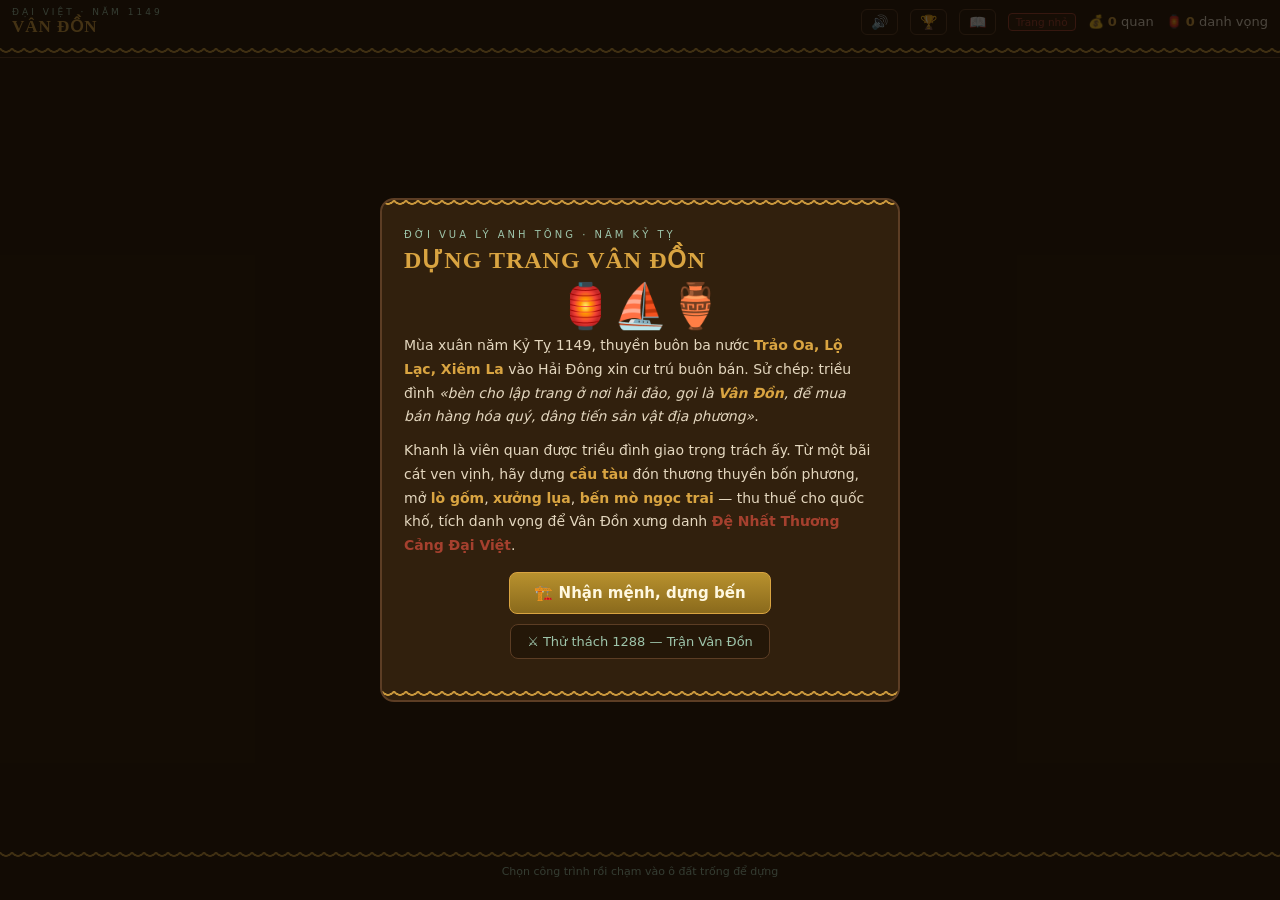
<file: van-don/index.html>
<!DOCTYPE html>
<html lang="vi">
<head>
<meta charset="UTF-8">
<meta name="viewport" content="width=device-width, initial-scale=1.0, maximum-scale=1.0, user-scalable=no">
<title>Vân Đồn — Đệ Nhất Thương Cảng</title>
<meta name="description" content="Game xây dựng thương cảng Vân Đồn thời Lý (1149): dựng cầu tàu đón thuyền Tống, Tam Phật Tề, Trảo Oa, Xiêm La; xây lò gốm, xưởng lụa, bến mò ngọc trai. Chơi miễn phí trên trình duyệt, hỗ trợ điện thoại.">
<meta property="og:title" content="Vân Đồn — Đệ Nhất Thương Cảng">
<meta property="og:description" content="Dựng lại thời huy hoàng của trang Vân Đồn, thương cảng triều Lý lập năm 1149. Chơi ngay trên trình duyệt!">
<link rel="icon" href="../icons/icon-192.png">
<style>
  /* ===== Bảng màu gốm Lý–Trần: men ngọc · nâu đất · đỏ son · vàng đồng · trắng ngà ===== */
  :root{
    --sea:#2f5a4e; --sea2:#22443b;
    --earth:#8a5a33; --sand:#d8c49a;
    --wood:#5c3d24; --panel:#241708; --panel2:#31200d;
    --son:#a5402e; --dong:#d9a441; --nga:#f2e8d5; --celadon:#9ec5ab;
  }
  *{margin:0;padding:0;box-sizing:border-box}
  html,body{width:100%;height:100%;overflow:hidden;background:var(--panel);
    font-family:"Segoe UI",system-ui,sans-serif;color:var(--nga);touch-action:none}
  #game{display:block;position:absolute;left:0;right:0}
  .serif{font-family:Georgia,"Times New Roman","Noto Serif",serif}

  /* Hoa văn sóng nước thời Lý — dấu ấn riêng của giao diện */
  .songly{height:9px;background:
    radial-gradient(circle at 6px -3px, transparent 5.5px, var(--dong) 6px, var(--dong) 7.5px, transparent 8px)
    repeat-x; background-size:12px 9px; opacity:.9}

  /* ===== Thanh trên ===== */
  #top{position:absolute;top:0;left:0;right:0;z-index:5;background:var(--panel);
    border-bottom:1px solid var(--wood);padding:0}
  #topIn{display:flex;align-items:center;justify-content:space-between;
    padding:7px 12px 5px;gap:8px}
  #title{line-height:1.15}
  #title .eyebrow{font-size:9px;letter-spacing:3px;color:var(--celadon)}
  #title h1{font-size:17px;color:var(--dong);letter-spacing:1px;font-weight:700}
  #lvlSeal{font-size:10.5px;color:var(--son);border:1px solid var(--son);
    border-radius:4px;padding:2px 7px;white-space:nowrap;background:rgba(165,64,46,.12)}
  #res{display:flex;gap:12px;font-size:13px;align-items:center;white-space:nowrap}
  #res b{color:var(--dong)}
  #goodsRow{display:flex;gap:10px;padding:0 12px 6px;font-size:11.5px;color:var(--celadon);
    overflow-x:auto;scrollbar-width:none}
  #goodsRow::-webkit-scrollbar{display:none}
  #goodsRow b{color:var(--nga)}

  /* ===== Thanh kiến thiết ===== */
  #bottom{position:absolute;bottom:0;left:0;right:0;z-index:5;background:var(--panel)}
  #chips{display:flex;gap:8px;overflow-x:auto;padding:9px 10px 12px;scrollbar-width:none}
  #chips::-webkit-scrollbar{display:none}
  .chip{flex:0 0 auto;min-width:96px;background:var(--panel2);border:1px solid var(--wood);
    border-radius:10px;padding:7px 9px;text-align:center;cursor:pointer;
    -webkit-tap-highlight-color:transparent;user-select:none;-webkit-user-select:none}
  .chip .ic{font-size:22px;line-height:1.2}
  .chip .nm{font-size:11px;color:var(--nga);margin-top:2px;line-height:1.25}
  .chip .cost{font-size:11px;color:var(--dong);margin-top:2px}
  .chip.sel{border-color:var(--dong);background:#3d2a10;box-shadow:0 0 0 1px var(--dong)}
  .chip.locked{opacity:.38}
  .chip.poor .cost{color:var(--son)}
  #buildHint{font-size:11px;color:var(--celadon);text-align:center;padding:4px 10px 0;
    min-height:18px}

  /* ===== Thông báo ===== */
  #toast{position:absolute;left:50%;transform:translateX(-50%);z-index:6;
    background:rgba(36,23,8,.94);border:1px solid var(--dong);border-radius:10px;
    padding:8px 16px;font-size:13.5px;display:none;max-width:88%;text-align:center;
    pointer-events:none;line-height:1.5}

  /* ===== Overlay ===== */
  .ov{position:absolute;inset:0;z-index:10;display:none;align-items:center;
    justify-content:center;background:rgba(12,8,3,.72);padding:16px}
  .pn{background:var(--panel2);border:2px solid var(--wood);border-radius:14px;
    max-width:520px;width:100%;max-height:88vh;overflow-y:auto;padding:0}
  .pnIn{padding:20px 22px 22px}
  .pn h1{color:var(--dong);font-size:24px;letter-spacing:1px;margin-bottom:2px}
  .pn h2{color:var(--dong);font-size:19px;margin-bottom:6px}
  .pn .eyebrow{font-size:10px;letter-spacing:3px;color:var(--celadon);margin-bottom:6px}
  .pn p{font-size:14px;line-height:1.7;color:#e4d7bf;margin-bottom:10px}
  .pn b{color:var(--dong)}
  .pn .son{color:var(--son)}
  button{background:linear-gradient(180deg,#b8912e,#8a6a1c);color:#fff8e0;
    border:1px solid var(--dong);border-radius:8px;padding:11px 24px;font-size:15px;
    font-weight:600;cursor:pointer;font-family:inherit;-webkit-tap-highlight-color:transparent}
  button:active{filter:brightness(1.2)}
  button.ghost{background:var(--panel);border-color:var(--wood);color:var(--celadon);
    font-weight:400;font-size:13px;padding:9px 16px}
  #introArt{font-size:44px;text-align:center;margin:6px 0 2px}

  /* ===== Cống phẩm ===== */
  #tribBar{position:absolute;left:0;right:0;z-index:4;display:none;
    align-items:center;justify-content:center;gap:10px;
    background:rgba(36,23,8,.93);border-bottom:1px solid var(--son);
    padding:6px 10px;font-size:12.5px}
  #tribBar b{color:var(--dong)}
  #tribBar .t{color:var(--son);font-weight:700}
  #tribBar button{padding:5px 14px;font-size:12.5px}
  #tribBar button:disabled{opacity:.45}

  /* ===== Sử ký ===== */
  #btnSu,#btnMusic,#btnStats{background:none;border:1px solid var(--wood);color:var(--celadon);
    font-size:14px;padding:4px 9px;border-radius:6px;font-weight:400}
  #title .eyebrow{white-space:nowrap}
  @media (max-width:480px){
    #res{gap:7px;font-size:11.5px}
    #btnSu,#btnMusic,#btnStats{font-size:12px;padding:3px 7px}
    #title h1{font-size:15px}
    #title .eyebrow{font-size:8px;letter-spacing:2px}
    #lvlSeal{font-size:9.5px;padding:2px 5px}
    .lbl{display:none}
  }
  .lbl{font-style:normal}
  .suItem{border-left:3px solid var(--dong);padding:2px 0 2px 12px;margin-bottom:12px}
  .suItem h3{color:var(--dong);font-size:14px;margin-bottom:3px}
  .suItem p{font-size:13px;margin-bottom:0}
</style>
</head>
<body>

<div id="top">
  <div id="topIn">
    <div id="title">
      <div class="eyebrow">ĐẠI VIỆT · NĂM 1149</div>
      <h1 class="serif">VÂN ĐỒN</h1>
    </div>
    <div id="res">
      <button id="btnMusic" title="Nhạc nền">🔊</button>
      <button id="btnStats" title="Bảng thành tích">🏆</button>
      <button id="btnSu" title="Sổ sử ký">📖</button>
      <span id="lvlSeal">Trang nhỏ</span>
      <span>💰 <b id="rGold">0</b><i class="lbl"> quan</i></span>
      <span>🏮 <b id="rRep">0</b><i class="lbl"> danh vọng</i></span>
    </div>
  </div>
  <div id="goodsRow"></div>
  <div class="songly"></div>
</div>

<canvas id="game"></canvas>
<div id="tribBar">
  <span id="tribTxt"></span>
  <button id="btnTrib">🐉 Dâng tiến</button>
</div>
<div id="toast"></div>

<!-- Nâng cấp công trình -->
<div class="ov" id="upOv">
  <div class="pn" style="max-width:400px">
    <div class="songly"></div>
    <div class="pnIn">
      <div class="eyebrow">CÔNG TRÌNH</div>
      <h2 class="serif" id="upName"></h2>
      <p id="upDesc" style="color:#c9baa0"></p>
      <p id="upNow"></p>
      <p style="text-align:center;margin-top:14px">
        <button id="btnUp"></button>
        <button id="btnUpClose" class="ghost">Đóng</button></p>
    </div>
    <div class="songly"></div>
  </div>
</div>

<!-- Bảng thành tích -->
<div class="ov" id="statsOv">
  <div class="pn" style="max-width:430px">
    <div class="songly"></div>
    <div class="pnIn">
      <div class="eyebrow">BẢNG THÀNH TÍCH</div>
      <h2 class="serif">Công trạng quan trấn thủ</h2>
      <div id="statsBody"></div>
      <p style="text-align:center;margin-top:14px">
        <button id="btnStatsClose">Đóng</button></p>
      <p id="lkBizon" style="text-align:center;margin:10px 0 0;font-size:13px"><span style="display:block;opacity:.75">Cùng tác giả</span>
        <a href="https://bizonland.com/" target="_blank" rel="noopener" style="display:inline-flex;align-items:center;min-height:44px;color:var(--dong)">BizOn — học kinh doanh quốc tế qua trò chơi ↗</a></p>
    </div>
    <div class="songly"></div>
  </div>
</div>

<!-- Sổ sử ký -->
<div class="ov" id="suOv">
  <div class="pn">
    <div class="songly"></div>
    <div class="pnIn">
      <div class="eyebrow">SỔ SỬ KÝ</div>
      <h2 class="serif">Vân Đồn trong chính sử</h2>
      <div class="suItem"><h3>📜 Lập trang Vân Đồn, năm 1149</h3>
        <p><i>Đại Việt sử ký toàn thư</i> chép: năm Kỷ Tỵ (1149), mùa xuân, tháng 2,
        thuyền buôn ba nước Trảo Oa (Java), Lộ Lạc, Xiêm La vào Hải Đông xin cư trú
        buôn bán; triều đình bèn cho lập trang ở nơi hải đảo, gọi là <b>Vân Đồn</b>,
        để mua bán hàng hóa quý, dâng tiến sản vật địa phương. Khi ấy vua Lý Anh
        Tông mới khoảng 13 tuổi. Vân Đồn thường được coi là thương cảng quốc tế đầu
        tiên của Đại Việt; chính <i>Toàn thư</i> cũng chép rằng trước đó, thời Lý,
        thuyền buôn vào từ các cửa biển Tha, Viên ở châu Diễn.</p></div>
      <div class="suItem"><h3>⛵ Bến nối bốn phương</h3>
        <p><i>Toàn thư</i> còn chép: năm 1184, người buôn Xiêm La và Tam Phật Tề
        (Srivijaya) vào Vân Đồn dâng vật báu xin buôn bán; năm 1348, thuyền Đồ Bồ
        (Java) đến hải trang Vân Đồn ngầm mua ngọc trai; năm 1360, thuyền Lộ Hạc,
        Trà Nha, Xiêm La đến buôn bán. Khách buôn phương Bắc (Tống, rồi Nguyên,
        Minh) cũng thường xuyên qua lại. Khảo cổ tại Cống Đông, Cống Tây, Cái Làng
        (Quan Lạn) tìm thấy rất nhiều gốm sành các thời, trong đó có gốm men ngọc
        thời Lý; riêng bến Cái Làng, hiện vật chủ yếu thuộc thế kỷ 16–18.</p></div>
      <div class="suItem"><h3>🏺 Gốm Đại Việt qua Vân Đồn</h3>
        <p>Vân Đồn vừa trung chuyển gốm sứ Trung Hoa, vừa là cửa ngõ đưa gốm
        Đại Việt ra biển: men nâu thời Trần, rồi men lam thời Lê sơ. Dòng gốm hoa
        lam <b>Chu Đậu</b> (Hải Dương ngày nay) ra đời cuối thế kỷ 14, rực rỡ nhất
        thế kỷ 15–16, tức hơn hai trăm năm sau chiếu lập trang; một chiếc bình
        Chu Đậu hiện còn ở bảo tàng Topkapi (Thổ Nhĩ Kỳ).</p></div>
      <div class="suItem"><h3>🗼 Trấn giữ cửa biển</h3>
        <p>Vân Đồn cũng là tiền đồn phòng thủ: năm 1288, Trần Khánh Dư phục kích
        đoàn thuyền lương của Trương Văn Hổ tại vùng biển Vân Đồn – Cửa Lục,
        góp phần làm nên đại thắng Bạch Đằng. Năm 1349, nhà Trần đặt quan trấn,
        quan lộ, sát hải sứ và quân Bình Hải ở <b>trấn Vân Đồn</b>.</p></div>
      <div class="suItem"><h3>📌 Chỗ trò chơi giản lược</h3>
        <p>Ván chơi gói nhiều thế kỷ vào một bến: từ trang thời Lý (1149) đến
        trấn thời Trần (1349) và thời thịnh của gốm hoa lam thời Lê sơ. Giá hàng,
        thuế bến và danh vọng là số của trò chơi, không phải số liệu lịch sử.</p>
        <p>Năm 1149 Vân Đồn mới là <b>trang</b>; chức quan trấn chỉ được đặt năm 1349,
        nên «quan trấn thủ» ở đầu ván là cách gọi giản lược. Tên <b>Xiêm La</b> chép
        theo <i>Toàn thư</i>; nhiều nhà nghiên cứu cho rằng tên này chưa hợp với năm
        1149, vì vương quốc Sukhothai của người Thái đến năm 1238 mới lập.
        <b>Lộ Lạc</b> chưa rõ là nước nào (có thể là La Hộc, vùng Lopburi).
        <b>Trầm hương</b> không phải sản vật của vùng đảo Vân Đồn: trạm trầm trong
        game là nơi gom hàng trung chuyển. Ngọc trai thời ấy là ngọc mò ngoài biển,
        chưa có nghề nuôi cấy.</p></div>
      <p style="text-align:center;margin-top:14px">
        <button id="btn1288b" class="ghost">⚔️ Vào trận 1288</button>
        <button id="btnSuClose">Gấp sổ lại</button></p>
    </div>
    <div class="songly"></div>
  </div>
</div>

<div id="bottom">
  <div class="songly"></div>
  <div id="buildHint">Chọn công trình rồi chạm vào ô đất trống để dựng</div>
  <div id="chips"></div>
</div>

<!-- Mở đầu -->
<div class="ov" id="introOv" style="display:flex">
  <div class="pn">
    <div class="songly"></div>
    <div class="pnIn">
      <div class="eyebrow">ĐỜI VUA LÝ ANH TÔNG · NĂM KỶ TỴ</div>
      <h1 class="serif">DỰNG TRANG VÂN ĐỒN</h1>
      <div id="introArt">🏮⛵🏺</div>
      <p>Mùa xuân năm Kỷ Tỵ 1149, thuyền buôn ba nước <b>Trảo Oa, Lộ Lạc, Xiêm La</b>
      vào Hải Đông xin cư trú buôn bán. Sử chép: triều đình <i>«bèn cho lập trang ở
      nơi hải đảo, gọi là <b>Vân Đồn</b>, để mua bán hàng hóa quý, dâng tiến sản vật
      địa phương»</i>.</p>
      <p>Khanh là viên quan được triều đình giao trọng trách ấy. Từ một bãi cát ven vịnh,
      hãy dựng <b>cầu tàu</b> đón thương thuyền bốn phương, mở <b>lò gốm</b>,
      <b>xưởng lụa</b>, <b>bến mò ngọc trai</b> — thu thuế cho quốc khố, tích danh vọng
      để Vân Đồn xưng danh <b class="son">Đệ Nhất Thương Cảng Đại Việt</b>.</p>
      <p style="text-align:center;margin-top:14px">
        <button id="btnStart">🏗️ Nhận mệnh, dựng bến</button>
        <button id="btnCont" class="ghost" style="display:none">Chơi tiếp ván cũ</button></p>
      <p style="text-align:center;margin-top:4px">
        <button id="btn1288" class="ghost">⚔️ Thử thách 1288 — Trận Vân Đồn</button></p>
    </div>
    <div class="songly"></div>
  </div>
</div>

<!-- Thăng cấp / thắng -->
<div class="ov" id="lvlOv">
  <div class="pn">
    <div class="songly"></div>
    <div class="pnIn" style="text-align:center">
      <div class="eyebrow" id="lvlEyebrow">SỨ THẦN TRIỀU ĐÌNH ĐẾN BẾN</div>
      <div style="font-size:46px;margin:4px 0">🐉</div>
      <h2 class="serif" id="lvlTitle"></h2>
      <p id="lvlText" style="text-align:left"></p>
      <p><button id="btnLvl">Tiếp tục kiến thiết</button></p>
    </div>
    <div class="songly"></div>
  </div>
</div>

<script>
'use strict';
// =====================================================================
//  VÂN ĐỒN — Đệ Nhất Thương Cảng · game xây dựng thương cảng thời Lý
// =====================================================================
const TAU = Math.PI*2;
const SAVE_KEY = 'van-don-save-v1';
const $ = id => document.getElementById(id);
const rand = (a,b) => a + Math.random()*(b-a);
const pick = a => a[Math.floor(Math.random()*a.length)];
const clamp = (v,a,b) => Math.max(a, Math.min(b,v));

// Lưu trữ an toàn: nếu trình xem chặn localStorage thì lưu tạm trong bộ nhớ
const memStore = {};
const store = {
  get(k){ try{ return localStorage.getItem(k); }catch(e){ return memStore[k] ?? null; } },
  set(k,v){ try{ localStorage.setItem(k,v); }catch(e){ memStore[k] = v; } },
  del(k){ try{ localStorage.removeItem(k); }catch(e){ delete memStore[k]; } },
};

// ---------- Âm thanh mộc: tiếng mõ, tiền xu, cồng ----------
let AC=null;
function sfx(kind){
  try{
    if(!AC) AC = new (window.AudioContext||window.webkitAudioContext)();
    if(AC.state==='suspended') AC.resume();
    const t=AC.currentTime;
    const tone=(type,f0,f1,g0,d)=>{
      const o=AC.createOscillator(),g=AC.createGain();
      o.type=type;o.frequency.setValueAtTime(f0,t);
      if(f1)o.frequency.exponentialRampToValueAtTime(f1,t+d*0.8);
      g.gain.setValueAtTime(g0,t);g.gain.exponentialRampToValueAtTime(0.001,t+d);
      o.connect(g).connect(AC.destination);o.start();o.stop(t+d+0.05);
    };
    if(kind==='coin'){ tone('sine',900,1350,0.13,0.22); }
    else if(kind==='build'){ tone('square',180,70,0.18,0.18); }
    else if(kind==='gong'){ tone('sine',196,0,0.22,1.6); tone('sine',392,0,0.08,1.2); }
    else if(kind==='bad'){ tone('sawtooth',140,55,0.15,0.5); }
  }catch(e){}
}

// ---------- Nhạc nền ngũ cung (sinh bằng WebAudio, không file ngoài) ----------
const music = { on: store.get('van-don-music')!=='off',
  timer:null, mode:'camp', next:0, mel:3, bar:0, gain:null };
function musicInit(){
  try{
    if(!AC) AC = new (window.AudioContext||window.webkitAudioContext)();
    if(AC.state==='suspended') AC.resume();
    if(!music.gain){
      music.gain = AC.createGain();
      music.gain.gain.value = 0.9;
      music.gain.connect(AC.destination);
    }
  }catch(e){}
}
// tiếng gảy dây: hai dao động lệch nhẹ + luyến âm xuống kiểu đàn bầu
function pluck(freq, when, vol, dur, bend=true){
  const o=AC.createOscillator(), o2=AC.createOscillator();
  const g=AC.createGain(), g2=AC.createGain();
  o.type='triangle'; o2.type='sine';
  o.frequency.setValueAtTime(bend?freq*1.025:freq, when);
  o.frequency.exponentialRampToValueAtTime(freq, when+0.09);
  o2.frequency.setValueAtTime(freq*2.004, when);        // họa âm mảnh như dây tơ
  g.gain.setValueAtTime(0.0001, when);
  g.gain.exponentialRampToValueAtTime(vol, when+0.018);
  g.gain.exponentialRampToValueAtTime(0.0001, when+dur);
  g2.gain.value=0.22;
  o.connect(g); o2.connect(g2); g2.connect(g); g.connect(music.gain);
  o.start(when); o2.start(when);
  o.stop(when+dur+0.1); o2.stop(when+dur+0.1);
}
// trống mõ trầm
function drum(when, vol){
  const buf=AC.createBuffer(1, AC.sampleRate*0.12|0, AC.sampleRate);
  const d=buf.getChannelData(0);
  for(let i=0;i<d.length;i++) d[i]=(Math.random()*2-1)*Math.pow(1-i/d.length,3);
  const src=AC.createBufferSource(); src.buffer=buf;
  const f=AC.createBiquadFilter(); f.type='lowpass'; f.frequency.value=210;
  const g=AC.createGain(); g.gain.setValueAtTime(vol, when);
  src.connect(f); f.connect(g); g.connect(music.gain); src.start(when);
}
// hai điệu: bến cảng thanh bình (ngũ cung D) · trận mạc dồn dập (ngũ cung thứ A)
const SCALES = { camp:[0,2,5,7,9], battle:[0,3,5,7,10] };
function musicTick(){
  if(!music.on || !AC || AC.state!=='running' || !music.gain) return;
  const mode = (typeof M1288!=='undefined' && M1288.active) ? 'battle' : 'camp';
  music.mode = mode;
  const beat = mode==='battle' ? 0.32 : 0.56;
  const base = mode==='battle' ? 110 : 146.83;          // A2 / D3
  if(music.next < AC.currentTime) music.next = AC.currentTime + 0.05;
  while(music.next < AC.currentTime + 0.45){
    const t = music.next, sc = SCALES[mode];
    // giai điệu: bước ngẫu nhiên trên thang ngũ cung hai quãng tám
    music.mel += pick([-2,-1,-1,0,1,1,2]);
    music.mel = clamp(music.mel, 0, 9);
    const semi = sc[music.mel%5] + 12*Math.floor(music.mel/5) + 12;
    if(Math.random() < (mode==='battle'?0.82:0.66))
      pluck(base*Math.pow(2,semi/12), t,
        mode==='battle'?0.13:0.095, mode==='battle'?0.7:1.5);
    music.bar++;
    if(music.bar%4===1) pluck(base, t, 0.09, beat*4.4, false);   // bè trầm
    if(mode==='battle' && music.bar%2===1) drum(t, 0.5);
    else if(mode==='camp' && music.bar%8===1) drum(t, 0.2);
    music.next = t + beat * (mode==='battle' ? 1 : pick([1,1,1,2]));
  }
}
function musicStart(){
  musicInit();
  if(!music.timer) music.timer = setInterval(musicTick, 120);
  musicBtnUI();
}
function musicBtnUI(){ $('btnMusic').textContent = music.on ? '🔊' : '🔇'; }
$('btnMusic').onclick = () => {
  music.on = !music.on;
  store.set('van-don-music', music.on?'on':'off');
  musicStart();
  toast(music.on ? '🔊 Nhạc nền: bật' : '🔇 Nhạc nền: tắt', 1400);
};
musicBtnUI();

// ---------- Hàng hóa ----------
const GOODS = [
  { id:'gom',  ic:'🏺', name:'Gốm Đại Việt', price:26, lv:1 },
  { id:'lua',  ic:'🧵', name:'Lụa tơ tằm',  price:48, lv:2 },
  { id:'ngoc', ic:'🦪', name:'Ngọc trai',   price:95, lv:3 },
  { id:'tram', ic:'🌿', name:'Trầm hương',  price:150, lv:3 },
];

// ---------- Thương thuyền bốn phương ----------
const NATIONS = [
  { id:'tong', name:'Tống',    flag:'#c94b3c', sail:'#e8d9b0', prefs:['gom','lua'],  mult:1.0 },
  // mã 'nhat' giữ nguyên để bản lưu cũ vẫn dùng được; tên hiển thị theo Toàn thư (1184)
  { id:'nhat', name:'Tam Phật Tề',flag:'#7a2a22', sail:'#c7772e', prefs:['gom','tram'], mult:1.15 },
  { id:'trao', name:'Trảo Oa', flag:'#3f7a4f', sail:'#d9a441', prefs:['lua','ngoc'], mult:1.1 },
  { id:'xiem', name:'Xiêm La', flag:'#d9a441', sail:'#9ec5ab', prefs:['gom','ngoc'], mult:1.05 },
];

// ---------- Cấp bến ----------
const LEVELS = [
  { rep:0,   name:'Trang nhỏ',        title:'TRANG NHỎ VEN VỊNH' },
  { rep:40,  name:'Trang Vân Đồn',    title:'TRANG VÂN ĐỒN',
    text:'Sứ thần đọc chiếu: bến cát nay chính thức mang tên <b>Trang Vân Đồn</b>. Triều đình ban thưởng <b>250 quan</b>. Từ nay khanh được mở <b>Xưởng dệt lụa</b>, <b>Đền thần biển</b> và <b>Chợ phiên</b>.', reward:250 },
  { rep:120, name:'Trấn Vân Đồn',     title:'TRẤN VÂN ĐỒN',
    text:'Danh tiếng bến cảng vang tới kinh sư. Vua thăng Vân Đồn làm <b>Trấn</b>, ban thưởng <b>600 quan</b>. Khanh được mở <b>Bến mò ngọc trai</b>, <b>Trạm trầm hương</b> và <b>Vọng lâu thủy binh</b>.', reward:600 },
  { rep:300, name:'Đệ Nhất Thương Cảng', title:'ĐỆ NHẤT THƯƠNG CẢNG ĐẠI VIỆT',
    text:'Rồng thiêng hiện trên mây. Thuyền buôn mười phương nối đuôi vào vịnh — <b>Vân Đồn</b> nay là thương cảng phồn thịnh bậc nhất Đại Việt, tên tuổi khanh lưu vào quốc sử. Triều đình ban thưởng <b>1500 quan</b>. Bến cảng vẫn trong tay khanh — hãy tiếp tục cho thời huy hoàng kéo dài mãi!', reward:1500 },
];

// ---------- Công trình ----------
const BUILDS = [
  { id:'cau',  ic:'⚓', name:'Cầu tàu',        cost:120, lv:1, shore:true,
    desc:'Thêm một chỗ cho thuyền cập bến' },
  { id:'logom',ic:'🏺', name:'Lò gốm', cost:150, lv:1, make:'gom',  rate:6,
    desc:'Nung 1 gốm mỗi 6 nhịp' },
  { id:'kho',  ic:'🏛️', name:'Kho hàng',       cost:100, lv:1, cap:30,
    desc:'+30 sức chứa hàng hóa' },
  { id:'cho',  ic:'🏮', name:'Chợ phiên',      cost:200, lv:2, sell:0.1,
    desc:'Giá bán +10% (cộng dồn)' },
  { id:'lua',  ic:'🧵', name:'Xưởng dệt lụa',  cost:260, lv:2, make:'lua',  rate:9,
    desc:'Dệt 1 lụa mỗi 9 nhịp' },
  { id:'den',  ic:'⛩️', name:'Đền thần biển',  cost:300, lv:2, bless:2,
    desc:'+2 danh vọng mỗi thuyền rời bến' },
  { id:'ngoc', ic:'🦪', name:'Bến mò ngọc trai',   cost:420, lv:3, shore:true, make:'ngoc', rate:13,
    desc:'Mò 1 ngọc mỗi 13 nhịp (đặt ven bờ)' },
  { id:'tram', ic:'🌿', name:'Trạm trầm hương',cost:500, lv:3, make:'tram', rate:17,
    desc:'Gom 1 trầm mỗi 17 nhịp' },
  { id:'vong', ic:'🗼', name:'Vọng lâu thủy binh', cost:380, lv:3, guard:true,
    desc:'Đẩy lui giặc biển, +8 danh vọng' },
];

// ---------- Trạng thái ----------
const COLS=7, ROWS=5;                 // hàng cuối (ROWS-1) là bờ biển
const game = {
  gold:300, rep:0, level:0,
  storage:{}, cap:40,
  grid:[],                            // grid[r][c] = build id | null
  glvl:[],                            // glvl[r][c] = cấp công trình (mặc định 1)
  ships:[], nextShip:4,
  eventT:rand(45,70),
  storm:0, t:0, served:0,
  started:false,
  tribute:null, tributeCd:70,
  earned:0, prodN:0, tribOk:0, guardN:0, playT:0,
};
GOODS.forEach(g=>game.storage[g.id]=0);
for(let r=0;r<ROWS;r++){ game.grid.push(Array(COLS).fill(null)); }
game.grid[ROWS-1][3]='cau';          // cầu tàu đầu tiên vua ban sẵn

let selBuild=null, prodTimers={}, floats=[];

// ---------- Canvas & bố cục ----------
const cv=$('game'), cx=cv.getContext('2d');
let L={};                             // layout đo lại khi resize
function resize(){
  const topH=$('top').offsetHeight, botH=$('bottom').offsetHeight;
  cv.style.top=topH+'px';
  cv.width=innerWidth;
  cv.height=Math.max(200, innerHeight-topH-botH);
  const tile=Math.min(cv.width/COLS, cv.height*0.62/ROWS);
  const gw=tile*COLS;
  L={ tile, ox:(cv.width-gw)/2, oy:8,
      shoreY: 8+tile*(ROWS-0.15),           // mép nước
      seaH: cv.height-(8+tile*(ROWS-0.15)) };
}
addEventListener('resize', ()=>{ resize(); });

// ---------- Thông báo ----------
let toastTimer=null;
function toast(msg,ms=3400){
  const el=$('toast'); el.innerHTML=msg; el.style.display='block';
  const tribH = $('tribBar').style.display==='flex' ? $('tribBar').offsetHeight+4 : 0;
  el.style.top=($('top').offsetHeight+tribH+10)+'px';
  clearTimeout(toastTimer); toastTimer=setTimeout(()=>el.style.display='none',ms);
}
function fly(x,y,txt,color){ floats.push({x,y,txt,color,life:1.3}); }

// ---------- Lưu / tải ----------
function saveGame(){
  store.set(SAVE_KEY, JSON.stringify({
    gold:game.gold, rep:game.rep, level:game.level, storage:game.storage,
    cap:game.cap, grid:game.grid, glvl:game.glvl, served:game.served,
    earned:game.earned, prodN:game.prodN, tribOk:game.tribOk,
    guardN:game.guardN, playT:game.playT,
  }));
}
function loadGame(){
  try{
    const d=JSON.parse(store.get(SAVE_KEY)); if(!d) return false;
    Object.assign(game,{gold:d.gold,rep:d.rep,level:d.level,cap:d.cap,served:d.served||0});
    game.storage=d.storage; game.grid=d.grid; game.glvl=d.glvl||[];
    game.earned=d.earned||0; game.prodN=d.prodN||0; game.tribOk=d.tribOk||0;
    game.guardN=d.guardN||0; game.playT=d.playT||0;
    return true;
  }catch(e){ return false; }
}
setInterval(()=>{ if(game.started) saveGame(); }, 12000);

// ---------- Tiện ích kinh tế ----------
function docks(){ const out=[]; const r=ROWS-1;
  for(let c=0;c<COLS;c++) if(game.grid[r][c]==='cau')
    out.push({c, x:L.ox+(c+0.5)*L.tile, y:L.shoreY});
  return out; }
function countB(id){ let n=0; for(const row of game.grid) for(const v of row) if(v===id) n++; return n; }
function lvlAt(r,c){ return (game.glvl[r] && game.glvl[r][c]) || 1; }
function setLvl(r,c,v){ if(!game.glvl[r]) game.glvl[r]=[]; game.glvl[r][c]=v; }
function sumLvl(id){ let n=0; for(let r=0;r<ROWS;r++) for(let c2=0;c2<COLS;c2++)
  if(game.grid[r][c2]===id) n+=lvlAt(r,c2); return n; }
function upCost(b,lv){ return Math.round(b.cost*0.8*lv); }
function stored(){ return GOODS.reduce((s,g)=>s+game.storage[g.id],0); }
function sellMult(){ return 1 + sumLvl('cho')*0.1; }
function unlockedGoods(){ return GOODS.filter(g=>g.lv<=game.level+1); }

// ---------- Thuyền buôn ----------
function spawnShip(){
  const ds=docks(); if(!ds.length) return;
  const busy=game.ships.map(s=>s.dockC);
  const free=ds.filter(d=>!busy.includes(d.c));
  if(!free.length) return;
  const dock=pick(free);
  const nat=pick(NATIONS);
  const wants={};
  const avail=unlockedGoods().filter(g=>nat.prefs.includes(g.id));
  const basket=avail.length?avail:[GOODS[0]];
  for(const g of basket) wants[g.id]=Math.floor(rand(3,8));
  game.ships.push({
    nat, wants, dockC:dock.c,
    x:dock.x+rand(-40,40), y:cv.height+50, tx:dock.x, ty:dock.y+34,
    state:'in', tradeT:0, waitT:18, bob:rand(0,TAU),
  });
}

function updateShips(dt){
  if(game.storm>0) dt*=0.25;                       // bão: mọi việc chậm lại
  game.nextShip-=dt;
  if(game.nextShip<=0){ spawnShip(); game.nextShip=rand(9,15)/Math.max(1,docks().length*0.6); }
  for(const s of game.ships){
    s.bob+=dt;
    if(s.state==='in'){
      const dx=s.tx-s.x, dy=s.ty-s.y, d=Math.hypot(dx,dy);
      if(d<4){ s.state='trade'; toast(`⛵ Thuyền <b>${s.nat.name}</b> cập bến, muốn mua hàng!`,2400); }
      else { s.x+=dx/d*46*dt; s.y+=dy/d*46*dt; }
    }
    else if(s.state==='trade'){
      s.waitT-=dt; s.tradeT-=dt;
      if(s.tradeT<=0){
        s.tradeT=0.85;
        const want=Object.keys(s.wants).find(k=>s.wants[k]>0 && game.storage[k]>0);
        if(want){
          const g=GOODS.find(x=>x.id===want);
          const p=Math.round(g.price*s.nat.mult*sellMult());
          game.storage[want]--; s.wants[want]--;
          game.gold+=p; game.earned+=p; sfx('coin');
          fly(s.x, s.y-34, `+${p} quan`, '#d9a441');
        }
      }
      const done=Object.values(s.wants).every(v=>v<=0);
      if(done||s.waitT<=0){
        s.state='out'; s.ty=cv.height+80; s.tx=s.x+rand(-60,60);
        const tax=8*lvlAt(ROWS-1, s.dockC); game.gold+=tax; game.earned+=tax;
        let dr = done?2:1;
        dr += sumLvl('den')*2;
        game.rep+=dr; game.served++;
        fly(s.x, s.y-18, `+${dr} 🏮`, '#9ec5ab');
        checkLevel();
      }
    }
    else if(s.state==='out'){
      const dx=s.tx-s.x, dy=s.ty-s.y, d=Math.hypot(dx,dy);
      s.x+=dx/d*52*dt; s.y+=dy/d*52*dt;
      if(s.y>cv.height+60) s.dead=true;
    }
  }
  game.ships=game.ships.filter(s=>!s.dead);
}

// ---------- Sản xuất ----------
function updateProd(dt){
  if(game.storm>0) return;
  for(let r=0;r<ROWS;r++) for(let c=0;c<COLS;c++){
    const id=game.grid[r][c]; if(!id) continue;
    const b=BUILDS.find(x=>x.id===id); if(!b||!b.make) continue;
    const key=r+'_'+c;
    const effRate=b.rate/(1+0.5*(lvlAt(r,c)-1));   // cấp 2 nhanh gấp rưỡi, cấp 3 gấp đôi
    prodTimers[key]=(prodTimers[key]||effRate)-dt;
    if(prodTimers[key]<=0){
      prodTimers[key]=effRate;
      if(stored()<game.cap){
        game.storage[b.make]++; game.prodN++;
        const g=GOODS.find(x=>x.id===b.make);
        fly(L.ox+(c+0.5)*L.tile, L.oy+(r+0.35)*L.tile, '+1 '+g.ic, '#f2e8d5');
      }
    }
  }
}

// ---------- Sự kiện ----------
function updateEvents(dt){
  if(game.storm>0){ game.storm-=dt; if(game.storm<=0) toast('🌤️ Bão tan, thuyền lại vào vịnh.'); return; }
  game.eventT-=dt;
  if(game.eventT>0) return;
  game.eventT=rand(55,90);
  const roll=Math.random();
  if(roll<0.4){
    game.storm=12; sfx('bad');
    toast('⛈️ <b>Bão nổi trên vịnh!</b> Thuyền neo tránh, lò xưởng tạm nghỉ…',3800);
  } else if(roll<0.7){
    if(countB('vong')>0){
      const gain=4+4*sumLvl('vong');
      game.rep+=gain; game.guardN++; sfx('gong'); checkLevel();
      toast(`🗼 Vọng lâu phát hiện <b>giặc biển</b>! Thủy binh đẩy lui — <b>+${gain} danh vọng</b>.`,4200);
    } else {
      const loss=Math.min(game.gold, Math.max(30, Math.round(game.gold*0.15)));
      game.gold-=loss; sfx('bad');
      toast(`☠️ <b>Giặc biển cướp bến!</b> Mất <b>${loss} quan</b>. Hãy dựng Vọng lâu thủy binh!`,4200);
    }
  } else {
    const bonus=60+game.level*40; game.gold+=bonus; game.earned+=bonus; sfx('coin');
    toast(`🐘 Đoàn cống sứ ghé bến nghỉ chân, biếu <b>${bonus} quan</b> trà nước.`,3600);
  }
}

// ---------- Cống phẩm triều đình ----------
function updateTribute(dt){
  if(game.level<1) return;                        // mở từ cấp Trang Vân Đồn
  if(game.tribute){
    game.tribute.time-=dt;
    if(game.tribute.time<=0){
      game.rep=Math.max(0, game.rep-5); sfx('bad');
      toast('📜 <b>Trễ hạn cống phẩm!</b> Sứ thần phật ý — <b>-5 danh vọng</b>.',3800);
      game.tribute=null; game.tributeCd=rand(50,80);
    }
  } else {
    game.tributeCd-=dt;
    if(game.tributeCd<=0){
      const g=pick(unlockedGoods());
      const qty=Math.floor(rand(4,9));
      game.tribute={ good:g.id, qty, time:75 };
      sfx('gong');
      toast(`📜 <b>Chiếu triều đình:</b> dâng tiến <b>${qty} ${g.ic} ${g.name}</b> trong 75 nhịp!`,4600);
    }
  }
}
function renderTribute(){
  const el=$('tribBar'), tr=game.tribute;
  if(!tr){ el.style.display='none'; return; }
  const g=GOODS.find(x=>x.id===tr.good);
  el.style.display='flex';
  el.style.top=$('top').offsetHeight+'px';
  $('tribTxt').innerHTML =
    `📜 Dâng <b>${tr.qty} ${g.ic} ${g.name}</b> (kho có ${game.storage[tr.good]}) · còn <span class="t">${Math.ceil(tr.time)}</span> nhịp`;
  $('btnTrib').disabled = game.storage[tr.good]<tr.qty;
}
$('btnTrib').onclick=()=>{
  const tr=game.tribute; if(!tr) return;
  const g=GOODS.find(x=>x.id===tr.good);
  if(game.storage[tr.good]<tr.qty) return;
  game.storage[tr.good]-=tr.qty;
  const reward=Math.round(g.price*tr.qty*1.6);
  game.gold+=reward; game.earned+=reward; game.rep+=10; game.tribOk++; sfx('gong');
  fly(cv.width/2, cv.height*0.3, `+${reward} quan · +10 🏮`, '#d9a441');
  toast(`🐉 Sứ thần hài lòng dâng vua! Ban <b>${reward} quan</b>, <b>+10 danh vọng</b>.`,4200);
  game.tribute=null; game.tributeCd=rand(60,90);
  checkLevel(); saveGame();
};

// ---------- Bảng thành tích ----------
function fmtPlayT(s){
  const m=Math.floor(s/60);
  return m>=60 ? Math.floor(m/60)+' giờ '+(m%60)+' phút' : m+' phút '+Math.floor(s%60)+' giây';
}
function renderStats(){
  let builds=0, lvls=0;
  for(let r=0;r<ROWS;r++) for(let c2=0;c2<COLS;c2++)
    if(game.grid[r][c2]){ builds++; lvls+=lvlAt(r,c2); }
  const rows=[
    ['🏯 Cấp bến', LEVELS[game.level].name],
    ['⛵ Thuyền đã tiếp', game.served],
    ['💰 Quan tiền tích lũy', game.earned.toLocaleString('vi-VN')+' quan'],
    ['🏺 Món hàng sản xuất', game.prodN],
    ['📜 Cống phẩm dâng đúng hạn', game.tribOk],
    ['🗼 Lần đẩy lui giặc biển', game.guardN],
    ['🏗️ Công trình (tổng cấp)', builds+' ('+lvls+')'],
    ['⏳ Thời gian trấn thủ', fmtPlayT(game.playT)],
  ];
  const titles=[
    ['👑 Đệ Nhất Thương Cảng', game.level>=3],
    ['⚖️ Thần buôn — tiếp 50 thuyền', game.served>=50],
    ['🛡️ Hộ quốc — đẩy giặc 3 lần', game.guardN>=3],
    ['🏗️ Đại kiến trúc sư — tổng cấp ≥ 15', lvls>=15],
    ['📜 Trung thần — dâng 5 cống phẩm', game.tribOk>=5],
  ];
  $('statsBody').innerHTML =
    rows.map(x=>`<p style="display:flex;justify-content:space-between;margin-bottom:6px">
      <span>${x[0]}</span><b>${x[1]}</b></p>`).join('') +
    '<h3 style="color:var(--dong);font-size:14px;margin:12px 0 8px">Danh hiệu</h3>' +
    titles.map(x=>`<p style="margin-bottom:5px;${x[1]?'':'opacity:.45'}">
      ${x[1]?'✅':'⬜'} ${x[0]}</p>`).join('');
}
$('btnStats').onclick=()=>{ renderStats(); $('statsOv').style.display='flex'; };
$('btnStatsClose').onclick=()=>{ $('statsOv').style.display='none'; };

// ---------- Sổ sử ký ----------
$('btnSu').onclick=()=>{ $('suOv').style.display='flex'; };
$('btnSuClose').onclick=()=>{ $('suOv').style.display='none'; };

// ---------- Thăng cấp ----------
function checkLevel(){
  const next=LEVELS[game.level+1];
  if(!next || game.rep<next.rep) return;
  game.level++;
  game.gold+=next.reward; game.earned+=next.reward;
  sfx('gong');
  $('lvlEyebrow').textContent = game.level>=3 ? 'QUỐC SỬ CHÉP RẰNG' : 'SỨ THẦN TRIỀU ĐÌNH ĐẾN BẾN';
  $('lvlTitle').textContent = next.title;
  $('lvlText').innerHTML = next.text +
    (game.level>=3 ? '<br><br>🏆 Xem <b>Bảng thành tích</b> (nút 🏆 trên thanh trên) để điểm lại công trạng!' : '');
  $('lvlOv').style.display='flex';
  renderChips(); saveGame();
}
$('btnLvl').onclick=()=>{ $('lvlOv').style.display='none';
  if(M1288.endPending){ M1288.endPending=false; exitM1288(); } };

// ---------- Kiến thiết ----------
function renderChips(){
  $('chips').innerHTML = BUILDS.map(b=>{
    const locked=b.lv>game.level+1;
    const poor=game.gold<b.cost;
    return `<div class="chip ${selBuild===b.id?'sel':''} ${locked?'locked':''} ${poor?'poor':''}"
      data-id="${b.id}">
      <div class="ic">${b.ic}</div><div class="nm">${b.name}</div>
      <div class="cost">${locked?'🔒 cấp '+b.lv:b.cost+' quan'}</div></div>`;
  }).join('');
  for(const el of document.querySelectorAll('.chip')){
    el.onclick=()=>{
      const b=BUILDS.find(x=>x.id===el.dataset.id);
      if(b.lv>game.level+1){ toast(`🔒 <b>${b.name}</b> mở ở cấp bến ${b.lv}. ${b.desc}.`); return; }
      selBuild = selBuild===b.id ? null : b.id;
      $('buildHint').innerHTML = selBuild
        ? `${b.ic} <b>${b.name}</b> — ${b.desc}. ${b.shore?'Chạm ô <b>ven bờ</b> (hàng dưới cùng)':'Chạm ô <b>đất trống</b>'} để dựng.`
        : 'Chọn công trình rồi chạm vào ô đất trống để dựng';
      renderChips();
    };
  }
}

cv.addEventListener('pointerdown', e=>{
  const rect=cv.getBoundingClientRect();
  if(M1288.active){ tap1288(e.clientX-rect.left, e.clientY-rect.top); return; }
  if(!game.started) return;
  const px=e.clientX-rect.left, py=e.clientY-rect.top;
  const c=Math.floor((px-L.ox)/L.tile), r=Math.floor((py-L.oy)/L.tile);
  if(c<0||c>=COLS||r<0||r>=ROWS) return;
  const cur=game.grid[r][c];
  if(cur){ openUp(r,c); return; }
  if(!selBuild) return;
  const b=BUILDS.find(x=>x.id===selBuild);
  const isShore = r===ROWS-1;
  if(b.shore && !isShore){ toast(`${b.ic} ${b.name} phải đặt ở <b>ô ven bờ</b> (hàng dưới cùng).`); return; }
  if(!b.shore && isShore){ toast(`Ô ven bờ chỉ đặt được <b>Cầu tàu</b> hoặc <b>Bến mò ngọc trai</b>.`); return; }
  if(game.gold<b.cost){ toast(`💸 Không đủ quan tiền (${b.cost} quan).`); return; }
  game.gold-=b.cost;
  game.grid[r][c]=b.id;
  if(b.cap) game.cap+=b.cap;
  sfx('build');
  fly(L.ox+(c+0.5)*L.tile, L.oy+(r+0.3)*L.tile, b.ic+' Đã dựng!', '#d9a441');
  if(b.id==='cau') toast('⚓ Cầu tàu mới dựng xong — thuyền buôn sẽ vào đông hơn!');
  renderChips(); saveGame();
});

// ---------- Nâng cấp công trình theo bậc ----------
let upSel=null;
function effText(b,lv){
  if(b.make){ const g=GOODS.find(x=>x.id===b.make);
    return `mỗi <b>${(b.rate/(1+0.5*(lv-1))).toFixed(1)}</b> nhịp ra 1 ${g.ic}`; }
  if(b.cap)  return `tổng <b>+${b.cap*lv}</b> sức chứa kho`;
  if(b.sell) return `góp <b>+${10*lv}%</b> giá bán mọi mặt hàng`;
  if(b.bless)return `<b>+${2*lv}</b> danh vọng mỗi thuyền rời bến`;
  if(b.guard)return `góp <b>+${4*lv}</b> danh vọng khi đẩy lui giặc`;
  if(b.id==='cau') return `thuế <b>${8*lv} quan</b> mỗi thuyền cập bến này`;
  return b.desc;
}
function openUp(r,c){ upSel={r,c}; renderUp(); $('upOv').style.display='flex'; }
function renderUp(){
  const {r,c}=upSel; const id=game.grid[r][c]; if(!id) return;
  const b=BUILDS.find(x=>x.id===id); const lv=lvlAt(r,c);
  $('upName').innerHTML=`${b.ic} ${b.name} <span style="color:var(--dong)">· cấp ${lv}${'★'.repeat(lv-1)}</span>`;
  $('upDesc').textContent=b.desc+'.';
  $('upNow').innerHTML=`Hiện tại: ${effText(b,lv)}`+
    (lv<3?`<br>Cấp ${lv+1}: ${effText(b,lv+1)}`:'<br>Đã đạt cấp tối đa.');
  const btn=$('btnUp');
  if(lv>=3){ btn.textContent='★★ Tối đa'; btn.disabled=true; }
  else{ const cost=upCost(b,lv);
    btn.textContent=`⬆️ Nâng cấp ${lv+1} — ${cost} quan`;
    btn.disabled=game.gold<cost; }
}
$('btnUp').onclick=()=>{
  const {r,c}=upSel; const id=game.grid[r][c]; if(!id) return;
  const b=BUILDS.find(x=>x.id===id); const lv=lvlAt(r,c);
  if(lv>=3) return;
  const cost=upCost(b,lv);
  if(game.gold<cost) return;
  game.gold-=cost; setLvl(r,c,lv+1);
  if(b.cap) game.cap+=b.cap;
  delete prodTimers[r+'_'+c];          // chu kỳ mới áp dụng ngay
  sfx('build');
  fly(L.ox+(c+0.5)*L.tile, L.oy+(r+0.3)*L.tile, `⬆️ Cấp ${lv+1}!`, '#d9a441');
  renderUp(); updateHUD(); saveGame();
};
$('btnUpClose').onclick=()=>{ $('upOv').style.display='none'; };

// ---------- HUD ----------
function updateHUD(){
  $('rGold').textContent=game.gold.toLocaleString('vi-VN');
  $('rRep').textContent=game.rep;
  $('lvlSeal').textContent=LEVELS[game.level].name;
  $('goodsRow').innerHTML =
    `<span>📦 Kho <b>${stored()}/${game.cap}</b></span>` +
    unlockedGoods().map(g=>`<span>${g.ic} <b>${game.storage[g.id]}</b></span>`).join('') +
    `<span>⛵ Đã tiếp <b>${game.served}</b> thuyền</span>`;
}
setInterval(()=>{ if(M1288.active){ renderHUD1288(); return; }
  if(game.started){ updateHUD(); renderTribute();
  // cập nhật trạng thái đủ/thiếu tiền trên chip mà không vẽ lại khi đang chọn ô
  for(const el of document.querySelectorAll('.chip')){
    const b=BUILDS.find(x=>x.id===el.dataset.id);
    el.classList.toggle('poor', game.gold<b.cost);
  }
}}, 400);

// =====================================================================
//  VẼ — bảng màu men ngọc & hoa nâu
// =====================================================================
function draw(dt){
  const W=cv.width,H=cv.height,t=game.t;
  // --- đất liền: nền nâu đất pha cát ---
  const gl=cx.createLinearGradient(0,0,0,L.shoreY);
  gl.addColorStop(0,'#7b5230'); gl.addColorStop(1,'#a3805249');
  cx.fillStyle='#6f4a2b'; cx.fillRect(0,0,W,L.shoreY);
  cx.fillStyle=gl; cx.fillRect(0,0,W,L.shoreY);
  // vân đất nhẹ
  cx.strokeStyle='rgba(216,196,154,0.07)';
  for(let y=14;y<L.shoreY;y+=26){
    cx.beginPath(); cx.moveTo(0,y);
    for(let x=0;x<=W;x+=40) cx.lineTo(x, y+Math.sin(x*0.05+y)*2);
    cx.stroke();
  }
  // --- dải cát bờ ---
  cx.fillStyle='#d8c49a';
  cx.beginPath(); cx.moveTo(0,L.shoreY-L.tile*0.55);
  for(let x=0;x<=W;x+=30) cx.lineTo(x, L.shoreY-L.tile*0.55+Math.sin(x*0.04)*5);
  cx.lineTo(W,L.shoreY+6); cx.lineTo(0,L.shoreY+6); cx.closePath(); cx.fill();
  // --- biển men ngọc ---
  const gs=cx.createLinearGradient(0,L.shoreY,0,H);
  if(game.storm>0){ gs.addColorStop(0,'#2c443e'); gs.addColorStop(1,'#182a26'); }
  else { gs.addColorStop(0,'#3d6b5e'); gs.addColorStop(1,'#274b42'); }
  cx.fillStyle=gs; cx.fillRect(0,L.shoreY,W,H-L.shoreY);
  // sóng vẽ kiểu vảy — gợi hoa văn sóng nước Lý
  cx.strokeStyle='rgba(220,240,230,'+(game.storm>0?0.10:0.16)+')'; cx.lineWidth=1.4;
  for(let y=L.shoreY+16;y<H;y+=22){
    cx.beginPath();
    for(let x=-20;x<W+20;x+=22){
      const ph=(x+y*3+t*(game.storm>0?70:26))%44;
      if(ph<22) cx.moveTo(x,y), cx.quadraticCurveTo(x+11,y-6,x+22,y);
    }
    cx.stroke();
  }
  // --- lưới ô đất ---
  for(let r=0;r<ROWS;r++) for(let c=0;c<COLS;c++){
    const x=L.ox+c*L.tile, y=L.oy+r*L.tile;
    const shore=r===ROWS-1;
    if(!game.grid[r][c]){
      cx.strokeStyle = selBuild
        ? (shore === !!BUILDS.find(b=>b.id===selBuild).shore
            ? 'rgba(217,164,65,'+(0.45+0.25*Math.sin(t*4))+')' : 'rgba(255,255,255,0.06)')
        : 'rgba(242,232,213,0.10)';
      cx.setLineDash([5,5]);
      cx.strokeRect(x+5,y+5,L.tile-10,L.tile-10);
      cx.setLineDash([]);
    } else {
      drawBuilding(game.grid[r][c], x, y, L.tile, t);
      const lv=lvlAt(r,c);
      if(lv>1){
        cx.fillStyle='#d9a441'; cx.font='bold '+Math.max(10,L.tile*0.17|0)+'px serif';
        cx.textAlign='right'; cx.textBaseline='top';
        cx.fillText('★'.repeat(lv-1), x+L.tile-5, y+4);
        cx.textBaseline='alphabetic';
      }
    }
  }
  // --- thuyền ---
  for(const s of game.ships) drawShip(s,t);
  // --- mưa bão ---
  if(game.storm>0){
    cx.fillStyle='rgba(10,16,14,0.28)'; cx.fillRect(0,0,W,H);
    cx.strokeStyle='rgba(200,225,215,0.35)';
    cx.beginPath();
    for(let i=0;i<50;i++){
      const rx=((i*257+t*820)%(W+80))-40, ry=((i*181+t*1200)%(H+80))-40;
      cx.moveTo(rx,ry); cx.lineTo(rx-5,ry+16);
    }
    cx.stroke();
  }
  // --- chữ bay ---
  for(const f of floats){
    f.y-=26*dt; f.life-=dt;
    cx.globalAlpha=clamp(f.life,0,1);
    cx.fillStyle=f.color; cx.font='bold 13px sans-serif'; cx.textAlign='center';
    cx.fillText(f.txt, f.x, f.y);
  }
  cx.globalAlpha=1;
  floats=floats.filter(f=>f.life>0);
}

// ---- vẽ công trình kiểu kiến trúc Việt cổ ----
function drawBuilding(id,x,y,s,t){
  const b=BUILDS.find(v=>v.id===id);
  cx.save(); cx.translate(x+s/2, y+s/2);
  const u=s/64;
  if(id==='cau'){
    // cầu tàu gỗ lim vươn ra biển
    cx.fillStyle='#5c3d24';
    cx.fillRect(-8*u, -6*u, 16*u, 46*u);
    cx.strokeStyle='#3c2716'; cx.lineWidth=1.5;
    for(let i=0;i<5;i++){ const yy=-2*u+i*9*u;
      cx.beginPath(); cx.moveTo(-8*u,yy); cx.lineTo(8*u,yy); cx.stroke(); }
    for(const px of [-10*u,10*u]) for(const py of [6*u,26*u]){
      cx.fillStyle='#4a3018'; cx.fillRect(px-2*u,py,4*u,7*u); }
    // đèn lồng đầu cầu
    cx.fillStyle='#a5402e'; cx.beginPath(); cx.arc(0,-10*u,4.5*u,0,TAU); cx.fill();
    cx.strokeStyle='#d9a441'; cx.beginPath(); cx.moveTo(0,-16*u); cx.lineTo(0,-10*u); cx.stroke();
  } else if(id==='ngoc'){
    // bè tre nổi + phao
    cx.fillStyle='#b99a5f';
    for(let i=-2;i<=2;i++) cx.fillRect(i*7*u-2.5*u, -14*u, 5*u, 34*u);
    cx.strokeStyle='#8a6a3a'; cx.strokeRect(-17*u,-14*u,34*u,34*u);
    cx.fillStyle='#f2e8d5';
    for(const [fx,fy] of [[-10,-6],[8,0],[-2,10]]){
      cx.beginPath(); cx.arc(fx*u, fy*u+Math.sin(t*2+fx)*1.5, 3.2*u, 0, TAU); cx.fill(); }
  } else {
    // nhà mái ngói cong đỏ son trên nền tường ngà
    const wallW = id==='vong'?26:44, wallH = id==='vong'?34:24;
    cx.fillStyle = id==='den' ? '#e8dcc2' : '#d9c9a8';
    cx.fillRect(-wallW/2*u, -2*u, wallW*u, wallH*u);
    cx.strokeStyle='#5c3d24'; cx.lineWidth=1.4;
    cx.strokeRect(-wallW/2*u, -2*u, wallW*u, wallH*u);
    // cửa gỗ
    cx.fillStyle='#5c3d24';
    cx.fillRect(-5*u, wallH*u-16*u, 10*u, 14*u);
    // mái ngói cong hai đầu đao
    const roof=(yy,w)=>{
      cx.fillStyle='#a5402e';
      cx.beginPath();
      cx.moveTo(-w*u, yy);
      cx.quadraticCurveTo(-w*u-5*u, yy-3*u, -w*u-7*u, yy-8*u);
      cx.quadraticCurveTo(0, yy-14*u, w*u+7*u, yy-8*u);
      cx.quadraticCurveTo(w*u+5*u, yy-3*u, w*u, yy);
      cx.closePath(); cx.fill();
      cx.strokeStyle='#6f2318'; cx.stroke();
    };
    if(id==='vong'){ roof(-2*u,16); roof(-18*u,12); }
    else roof(-2*u, wallW/2+4);
    // biểu tượng công trình trên tường
    cx.font=(15*u|0)+'px serif'; cx.textAlign='center'; cx.textBaseline='middle';
    cx.fillText(b.ic, 0, (wallH/2+2)*u);
    // khói lò
    if(b.make && game.storm<=0){
      cx.fillStyle='rgba(230,225,210,0.4)';
      const sm=(t*18)%26;
      cx.beginPath(); cx.arc(10*u, -16*u-sm*u*0.5, (2+sm*0.12)*u, 0, TAU); cx.fill();
    }
  }
  cx.restore();
}

// ---- thuyền mành cánh dơi các nước ----
function drawShip(s,t){
  cx.save(); cx.translate(s.x, s.y + Math.sin(s.bob*2)*2.5);
  // thân nâu
  cx.fillStyle='#4a3018';
  cx.beginPath();
  cx.moveTo(-22,0); cx.quadraticCurveTo(-24,9,-14,11);
  cx.lineTo(14,11); cx.quadraticCurveTo(24,9,22,0);
  cx.quadraticCurveTo(0,-4,-22,0); cx.closePath(); cx.fill();
  cx.strokeStyle='#2c1c0c'; cx.stroke();
  // buồm cánh dơi màu quốc gia
  cx.fillStyle=s.nat.sail;
  cx.beginPath();
  cx.moveTo(0,-2);
  cx.quadraticCurveTo(-16,-8,-14,-26);
  cx.quadraticCurveTo(-2,-34,4,-26);
  cx.quadraticCurveTo(10,-14,0,-2);
  cx.closePath(); cx.fill();
  cx.strokeStyle='rgba(0,0,0,0.35)';
  for(let i=1;i<4;i++){
    cx.beginPath(); cx.moveTo(-14+i*2,-26+i*6); cx.lineTo(2,-4-i*1); cx.stroke();
  }
  // cột + cờ nước
  cx.strokeStyle='#2c1c0c'; cx.lineWidth=2;
  cx.beginPath(); cx.moveTo(0,-2); cx.lineTo(0,-36); cx.stroke();
  cx.fillStyle=s.nat.flag; cx.fillRect(0,-36,10,6);
  // tên nước khi đang buôn
  if(s.state==='trade'){
    cx.fillStyle='#f2e8d5'; cx.font='11px sans-serif'; cx.textAlign='center';
    cx.fillText(s.nat.name, 0, 24);
    // các mặt hàng còn muốn mua
    const w=Object.keys(s.wants).filter(k=>s.wants[k]>0)
      .map(k=>GOODS.find(g=>g.id===k).ic+s.wants[k]).join(' ');
    if(w) cx.fillText('🛒 '+w, 0, 38);
  }
  cx.restore();
}

// =====================================================================
//  THỬ THÁCH 1288 — Trần Khánh Dư phục kích đoàn thuyền lương
// =====================================================================
const M1288 = { active:false, wave:0, enemies:[], arrows:[], parts:[],
  escaped:0, sunk:0, toSpawn:0, spawnT:0, shotCd:0,
  bossSpawned:false, bossDead:false, endPending:false, over:false };

function startM1288(){
  Object.assign(M1288, { active:true, wave:0, enemies:[], arrows:[], parts:[],
    escaped:0, sunk:0, toSpawn:0, spawnT:0, shotCd:0,
    bossSpawned:false, bossDead:false, endPending:false, over:false });
  $('introOv').style.display='none'; $('suOv').style.display='none';
  $('bottom').style.display='none'; $('tribBar').style.display='none';
  resize();
  musicStart();
  startWave1288(1);
  toast('🌊 <b>Đông 1287–1288.</b> Đoàn thuyền lương của Trương Văn Hổ tiến vào vịnh. '+
    'Chạm vào <b>thuyền giặc</b> để bắn tên lửa — đừng để <b>5 thuyền</b> lọt qua!', 6000);
  sfx('gong');
}
function exitM1288(){
  M1288.active=false;
  $('bottom').style.display='block';
  resize();
  if(game.campaignOn) toast('⚓ Trở về bến Vân Đồn, tiếp tục kiến thiết.');
  else $('introOv').style.display='flex';
}
function startWave1288(n){
  M1288.wave=n; M1288.toSpawn=5+n*2; M1288.spawnT=1;
  if(n>1) toast(`⚔️ <b>Đợt ${n}/3</b> — thuyền lương giặc lại tiến vào!`, 3200);
}
function spawn1288(boss){
  const H=cv.height, W=cv.width;
  const y = rand(70, H-90);
  if(boss){
    M1288.enemies.push({ x:-70, y:H*0.4, hp:400, maxHp:400, spd:26, boss:true, sway:rand(0,TAU) });
    toast('☠️ <b>Soái thuyền Trương Văn Hổ</b> xuất hiện! Đánh chìm hắn!', 4200);
    sfx('bad');
  } else {
    const w=M1288.wave;
    M1288.enemies.push({ x:-50, y, hp:50+w*15, maxHp:50+w*15, spd:36+w*8+rand(-4,6), boss:false, sway:rand(0,TAU) });
  }
}
function tap1288(px,py){
  if(M1288.over || M1288.shotCd>0) return;
  // tìm thuyền giặc gần điểm chạm nhất trong bán kính
  let best=null, bd=52;
  for(const e of M1288.enemies){
    const d=Math.hypot(px-e.x, py-e.y);
    if(d<bd+(e.boss?26:0)){ bd=d; best=e; }
  }
  if(!best) return;
  M1288.shotCd=0.4;
  // tên lửa phóng từ thuyền phục kích gần nhất ở mép dưới
  const bx = [cv.width*0.2, cv.width*0.5, cv.width*0.8]
    .reduce((a,b)=>Math.abs(b-best.x)<Math.abs(a-best.x)?b:a);
  M1288.arrows.push({ x:bx, y:cv.height-26, tgt:best, t:0 });
  sfx('build');
}
function update1288(dt){
  if(M1288.over) return;
  M1288.shotCd=Math.max(0,M1288.shotCd-dt);
  // sinh thuyền
  if(M1288.toSpawn>0){
    M1288.spawnT-=dt;
    if(M1288.spawnT<=0){ M1288.spawnT=rand(1.4,2.3); M1288.toSpawn--; spawn1288(false); }
  } else if(M1288.wave===3 && !M1288.bossSpawned && M1288.enemies.length<=2){
    M1288.bossSpawned=true; spawn1288(true);
  }
  // di chuyển
  for(const e of M1288.enemies){
    e.sway+=dt;
    e.x+=e.spd*dt; e.y+=Math.sin(e.sway*1.3)*6*dt;
    if(e.x>cv.width+50 && !e.dead){
      e.dead=true; M1288.escaped++;
      sfx('bad'); fly(cv.width-40, e.y, '⚠️ thoát!', '#a5402e');
      if(M1288.escaped>=5) end1288(false);
    }
  }
  M1288.enemies=M1288.enemies.filter(e=>!e.dead);
  // tên lửa bay
  for(const a of M1288.arrows){
    if(!a.tgt || a.tgt.dead){ a.done=true; continue; }
    const dx=a.tgt.x-a.x, dy=a.tgt.y-a.y, d=Math.hypot(dx,dy);
    if(d<14){
      a.done=true; a.tgt.hp-=30; sfx('coin');
      for(let i=0;i<7;i++) M1288.parts.push({ x:a.tgt.x+rand(-10,10), y:a.tgt.y+rand(-8,8),
        vx:rand(-30,30), vy:rand(-55,-15), life:rand(0.4,0.9), c:pick(['#e8913c','#d9a441','#a5402e']) });
      if(a.tgt.hp<=0 && !a.tgt.dead){
        a.tgt.dead=true; M1288.sunk++;
        fly(a.tgt.x, a.tgt.y-24, a.tgt.boss?'☠️ Soái thuyền chìm!':'🔥 +1 thuyền lương chìm', '#d9a441');
        for(let i=0;i<14;i++) M1288.parts.push({ x:a.tgt.x+rand(-16,16), y:a.tgt.y+rand(-10,10),
          vx:rand(-45,45), vy:rand(-70,-10), life:rand(0.5,1.1), c:pick(['#e8913c','#6f4a2b','#a5402e']) });
        if(a.tgt.boss){ M1288.bossDead=true; end1288(true); }
      }
    } else { a.x+=dx/d*440*dt; a.y+=dy/d*440*dt; }
  }
  M1288.arrows=M1288.arrows.filter(a=>!a.done);
  for(const p of M1288.parts){ p.x+=p.vx*dt; p.y+=p.vy*dt; p.life-=dt; }
  M1288.parts=M1288.parts.filter(p=>p.life>0);
  // hết đợt
  if(!M1288.over && M1288.toSpawn===0 && !M1288.enemies.length){
    if(M1288.wave<3) startWave1288(M1288.wave+1);
  }
}
function end1288(win){
  M1288.over=true; M1288.endPending=true;
  sfx('gong');
  $('lvlEyebrow').textContent='QUỐC SỬ CHÉP RẰNG';
  if(win){
    $('lvlTitle').textContent='ĐẠI THẮNG VÂN ĐỒN!';
    $('lvlText').innerHTML=`Nhân Huệ Vương <b>Trần Khánh Dư</b> phục binh đánh tan đoàn
      thuyền lương — <b>${M1288.sunk} thuyền</b> chìm xuống vịnh, Trương Văn Hổ tháo chạy
      về Quỳnh Châu. Đại quân Nguyên ở Thăng Long <b>cạn lương</b>, buộc phải rút —
      mở đường cho <b>đại thắng Bạch Đằng</b> tháng 4 năm 1288. Chiến công của khanh
      được tâu về triều, vua tha tội trận thua trước, ban thưởng trọng hậu!`;
  } else {
    $('lvlTitle').textContent='THUYỀN LƯƠNG LỌT LƯỚI…';
    $('lvlText').innerHTML=`Năm thuyền lương giặc vượt qua vịnh — quân Nguyên có thêm
      lương thảo, thế giặc thêm vững. Nhưng lịch sử còn đó: hãy vào trận lại,
      như Trần Khánh Dư sau trận thua đầu đã <i>«thu tàn quân, phục ở Vân Đồn
      chờ thuyền lương giặc»</i>. (Đã chìm ${M1288.sunk} thuyền)`;
  }
  $('lvlOv').style.display='flex';
}
function draw1288(dt){
  const W=cv.width,H=cv.height,t=game.t;
  // biển đêm đông
  const g=cx.createLinearGradient(0,0,0,H);
  g.addColorStop(0,'#26433c'); g.addColorStop(1,'#152a25');
  cx.fillStyle=g; cx.fillRect(0,0,W,H);
  cx.strokeStyle='rgba(200,230,220,0.12)'; cx.lineWidth=1.4;
  for(let y=26;y<H;y+=24){
    cx.beginPath();
    for(let x=-20;x<W+20;x+=22){
      const ph=(x+y*3+t*30)%44;
      if(ph<22) cx.moveTo(x,y), cx.quadraticCurveTo(x+11,y-6,x+22,y);
    }
    cx.stroke();
  }
  // thuyền phục kích Đại Việt ở mép dưới
  for(const bx of [W*0.2, W*0.5, W*0.8]){
    cx.save(); cx.translate(bx, H-22+Math.sin(t*2+bx)*2);
    cx.fillStyle='#4a3018';
    cx.beginPath(); cx.moveTo(-18,0); cx.quadraticCurveTo(0,8,18,0);
    cx.quadraticCurveTo(0,-4,-18,0); cx.closePath(); cx.fill();
    cx.strokeStyle='#2c1c0c'; cx.beginPath(); cx.moveTo(0,-2); cx.lineTo(0,-20); cx.stroke();
    cx.fillStyle='#a5402e'; cx.fillRect(0,-20,9,5);
    cx.restore();
  }
  // thuyền lương giặc
  for(const e of M1288.enemies){
    cx.save(); cx.translate(e.x, e.y+Math.sin(e.sway*2)*2);
    const s=e.boss?1.7:1;
    cx.scale(s,s);
    cx.fillStyle='#3c3226';
    cx.beginPath(); cx.moveTo(-24,0); cx.quadraticCurveTo(-26,9,-15,11);
    cx.lineTo(15,11); cx.quadraticCurveTo(26,9,24,0);
    cx.quadraticCurveTo(0,-4,-24,0); cx.closePath(); cx.fill();
    cx.strokeStyle='#1e1810'; cx.stroke();
    // bao lương chất đống
    cx.fillStyle='#c9a75a';
    for(const [gx,gy] of [[-10,-6],[0,-8],[10,-6],[-5,-13],[5,-13]]){
      cx.beginPath(); cx.arc(gx,gy,5,0,TAU); cx.fill(); }
    // cột + cờ đen
    cx.strokeStyle='#1e1810'; cx.lineWidth=2;
    cx.beginPath(); cx.moveTo(0,-8); cx.lineTo(0,-34); cx.stroke();
    cx.fillStyle='#20242c'; cx.fillRect(0,-34,12,7);
    cx.restore();
    // thanh máu
    const w=e.boss?64:38;
    cx.fillStyle='rgba(0,0,0,0.5)'; cx.fillRect(e.x-w/2, e.y-(e.boss?58:36), w, 4);
    cx.fillStyle='#a5402e'; cx.fillRect(e.x-w/2, e.y-(e.boss?58:36), w*e.hp/e.maxHp, 4);
    if(e.boss){
      cx.fillStyle='#f2e8d5'; cx.font='bold 12px sans-serif'; cx.textAlign='center';
      cx.fillText('☠️ Trương Văn Hổ', e.x, e.y-64);
    }
  }
  // tên lửa
  cx.strokeStyle='#e8913c'; cx.lineWidth=2.5;
  for(const a of M1288.arrows){
    const dx=(a.tgt?a.tgt.x:a.x)-a.x, dy=(a.tgt?a.tgt.y:a.y)-a.y, d=Math.hypot(dx,dy)||1;
    cx.beginPath(); cx.moveTo(a.x,a.y); cx.lineTo(a.x-dx/d*12, a.y-dy/d*12); cx.stroke();
    cx.fillStyle='#ffd98a'; cx.beginPath(); cx.arc(a.x,a.y,2.5,0,TAU); cx.fill();
  }
  // lửa cháy
  for(const p of M1288.parts){
    cx.globalAlpha=clamp(p.life,0,1);
    cx.fillStyle=p.c; cx.beginPath(); cx.arc(p.x,p.y,3,0,TAU); cx.fill();
  }
  cx.globalAlpha=1;
  // chữ bay dùng chung
  for(const f of floats){
    f.y-=26*dt; f.life-=dt;
    cx.globalAlpha=clamp(f.life,0,1);
    cx.fillStyle=f.color; cx.font='bold 13px sans-serif'; cx.textAlign='center';
    cx.fillText(f.txt, f.x, f.y);
  }
  cx.globalAlpha=1;
  floats=floats.filter(f=>f.life>0);
}
function renderHUD1288(){
  $('goodsRow').innerHTML =
    `<span>⚔️ Đợt <b>${M1288.wave}/3</b></span>`+
    `<span>🔥 Chìm <b>${M1288.sunk}</b></span>`+
    `<span style="color:${M1288.escaped>=3?'var(--son)':'inherit'}">⚠️ Thoát <b>${M1288.escaped}/5</b></span>`+
    `<span>🏹 Chạm thuyền giặc để bắn</span>`;
}
$('btn1288').onclick=startM1288;
$('btn1288b').onclick=startM1288;

// ---------- Vòng lặp ----------
let last=performance.now();
function loop(now){
  const dt=Math.min(0.05,(now-last)/1000); last=now;
  if(M1288.active){
    game.t+=dt;
    update1288(dt); draw1288(dt);
  } else if(game.started){
    game.t+=dt; game.playT+=dt;
    updateShips(dt); updateProd(dt); updateEvents(dt); updateTribute(dt);
    draw(dt);
  }
  requestAnimationFrame(loop);
}

// ---------- Khởi động ----------
function begin(fresh){
  if(fresh) store.del(SAVE_KEY); else loadGame();
  $('introOv').style.display='none';
  game.started=true; game.campaignOn=true;
  musicStart();
  resize(); renderChips(); updateHUD();
  toast('🏗️ Chạm <b>🏺 Lò gốm</b> ở thanh dưới, rồi chạm ô đất trống để dựng lò đầu tiên!',5200);
}
$('btnStart').onclick=()=>begin(true);
$('btnCont').onclick=()=>begin(false);
if(store.get(SAVE_KEY)) $('btnCont').style.display='inline-block';

resize();
requestAnimationFrame(loop);
</script>
</body>
</html>
</file>
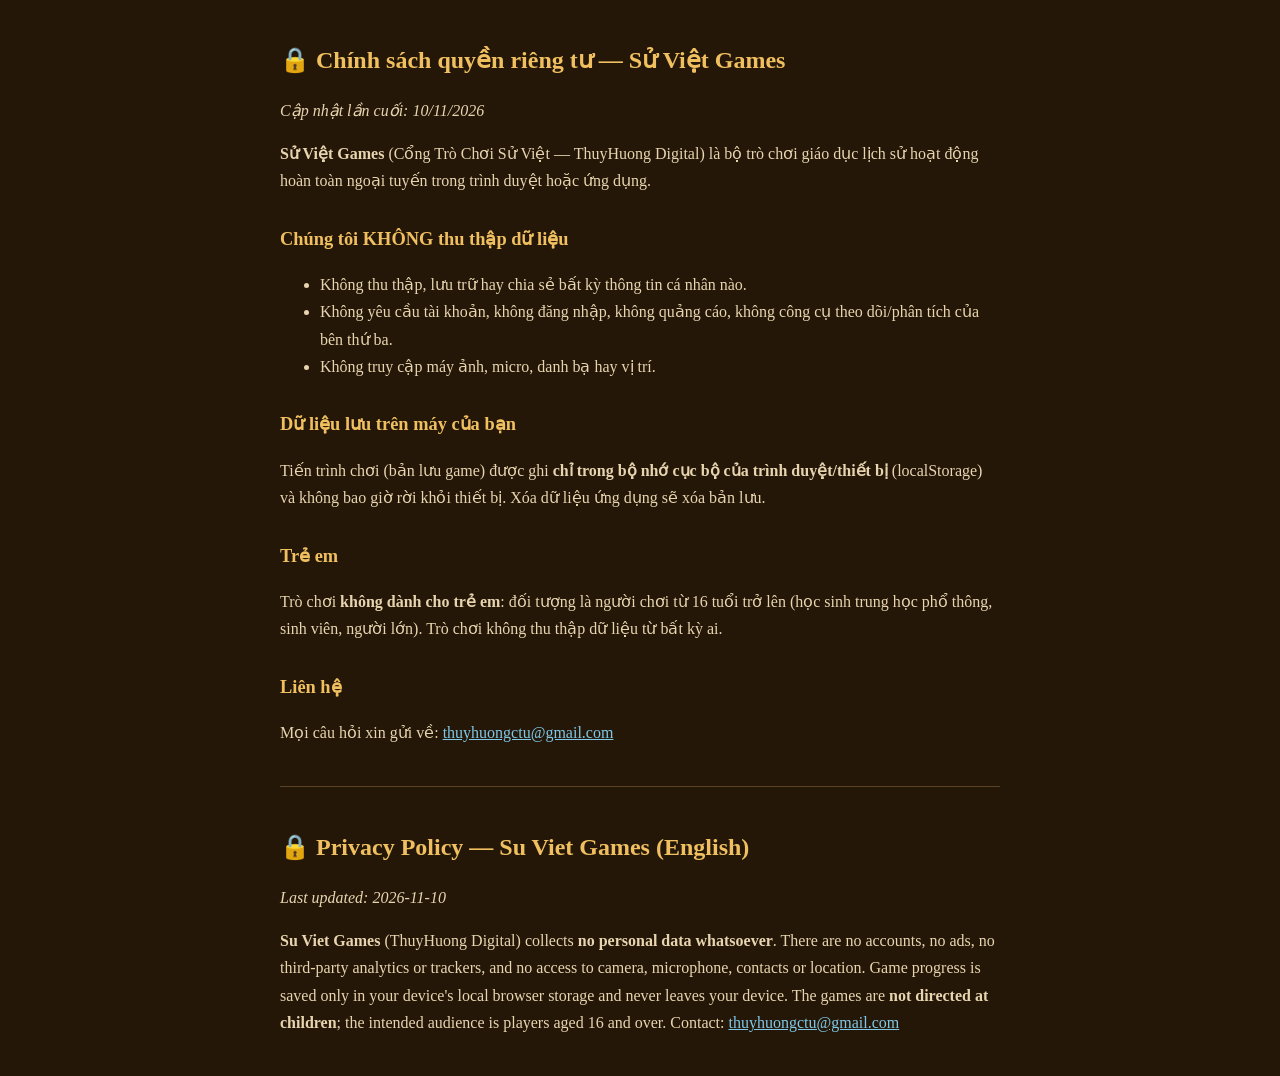
<file: privacy.html>
<!DOCTYPE html>
<html lang="vi">
<head>
<meta charset="UTF-8">
<meta name="viewport" content="width=device-width, initial-scale=1.0">
<title>Chính sách quyền riêng tư — Sử Việt Games</title>
<style>
  body { font-family: Georgia, 'Times New Roman', serif; background: #241708; color: #e8d5b0;
         max-width: 720px; margin: 0 auto; padding: 24px 16px; line-height: 1.7; }
  h1 { color: #f0c060; font-size: 1.5em; }
  h2 { color: #f0c060; font-size: 1.15em; margin-top: 1.6em; }
  a { color: #7fc8e8; }
  .en { border-top: 1px solid #5a4326; margin-top: 2.5em; padding-top: 1.5em; }
</style>
</head>
<body>
<h1>🔒 Chính sách quyền riêng tư — Sử Việt Games</h1>
<p><em>Cập nhật lần cuối: 10/11/2026</em></p>

<p><strong>Sử Việt Games</strong> (Cổng Trò Chơi Sử Việt — ThuyHuong Digital)
là bộ trò chơi giáo dục lịch sử hoạt động hoàn toàn ngoại tuyến trong
trình duyệt hoặc ứng dụng.</p>

<h2>Chúng tôi KHÔNG thu thập dữ liệu</h2>
<ul>
  <li>Không thu thập, lưu trữ hay chia sẻ bất kỳ thông tin cá nhân nào.</li>
  <li>Không yêu cầu tài khoản, không đăng nhập, không quảng cáo,
      không công cụ theo dõi/phân tích của bên thứ ba.</li>
  <li>Không truy cập máy ảnh, micro, danh bạ hay vị trí.</li>
</ul>

<h2>Dữ liệu lưu trên máy của bạn</h2>
<p>Tiến trình chơi (bản lưu game) được ghi <strong>chỉ trong bộ nhớ cục bộ
của trình duyệt/thiết bị</strong> (localStorage) và không bao giờ rời khỏi
thiết bị. Xóa dữ liệu ứng dụng sẽ xóa bản lưu.</p>

<h2>Trẻ em</h2>
<p>Trò chơi <strong>không dành cho trẻ em</strong>: đối tượng là người chơi từ
16 tuổi trở lên (học sinh trung học phổ thông, sinh viên, người lớn). Trò chơi
không thu thập dữ liệu từ bất kỳ ai.</p>

<h2>Liên hệ</h2>
<p>Mọi câu hỏi xin gửi về:
<a href="mailto:thuyhuongctu@gmail.com">thuyhuongctu@gmail.com</a></p>

<div class="en">
<h1>🔒 Privacy Policy — Su Viet Games (English)</h1>
<p><em>Last updated: 2026-11-10</em></p>
<p><strong>Su Viet Games</strong> (ThuyHuong Digital) collects
<strong>no personal data whatsoever</strong>. There are no accounts, no ads,
no third-party analytics or trackers, and no access to camera, microphone,
contacts or location. Game progress is saved only in your device's local
browser storage and never leaves your device. The games are <strong>not directed at children</strong>; the intended audience is
players aged 16 and over. Contact:
<a href="mailto:thuyhuongctu@gmail.com">thuyhuongctu@gmail.com</a></p>
</div>
</body>
</html>
</file>
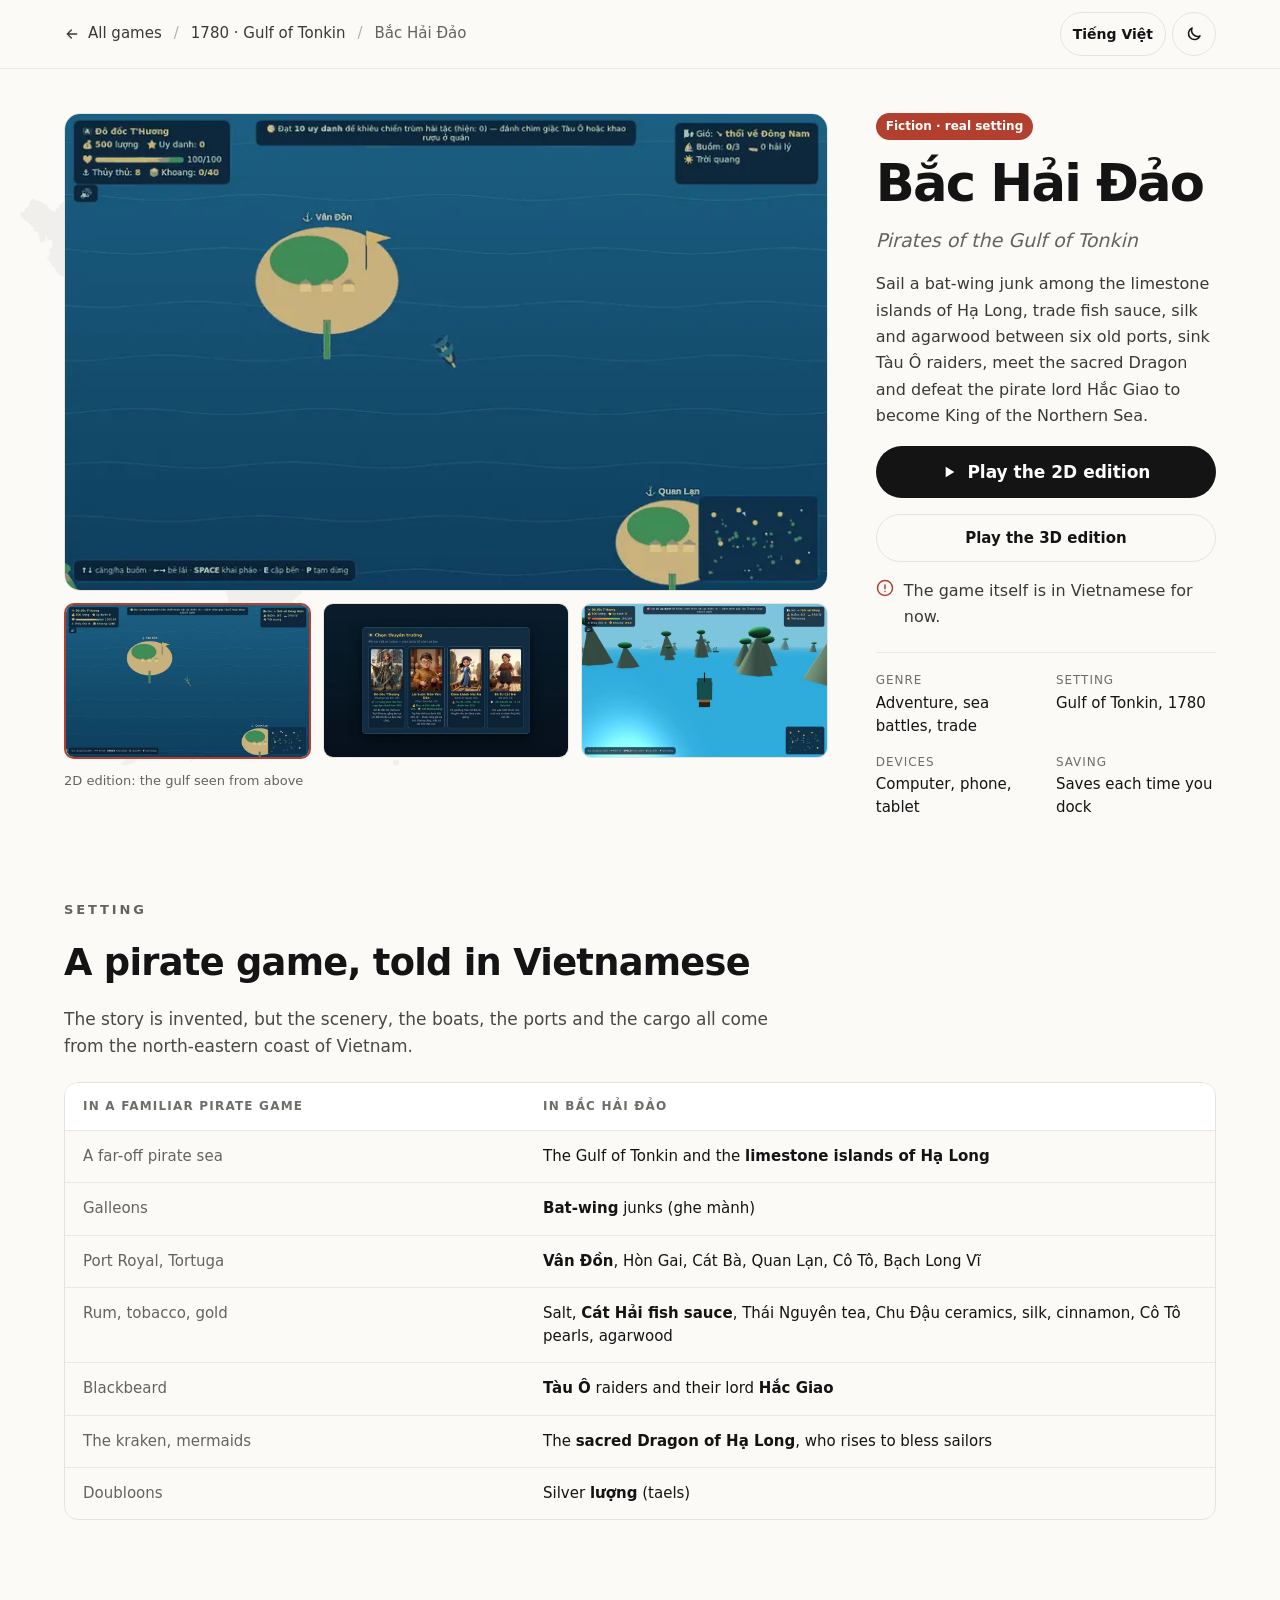
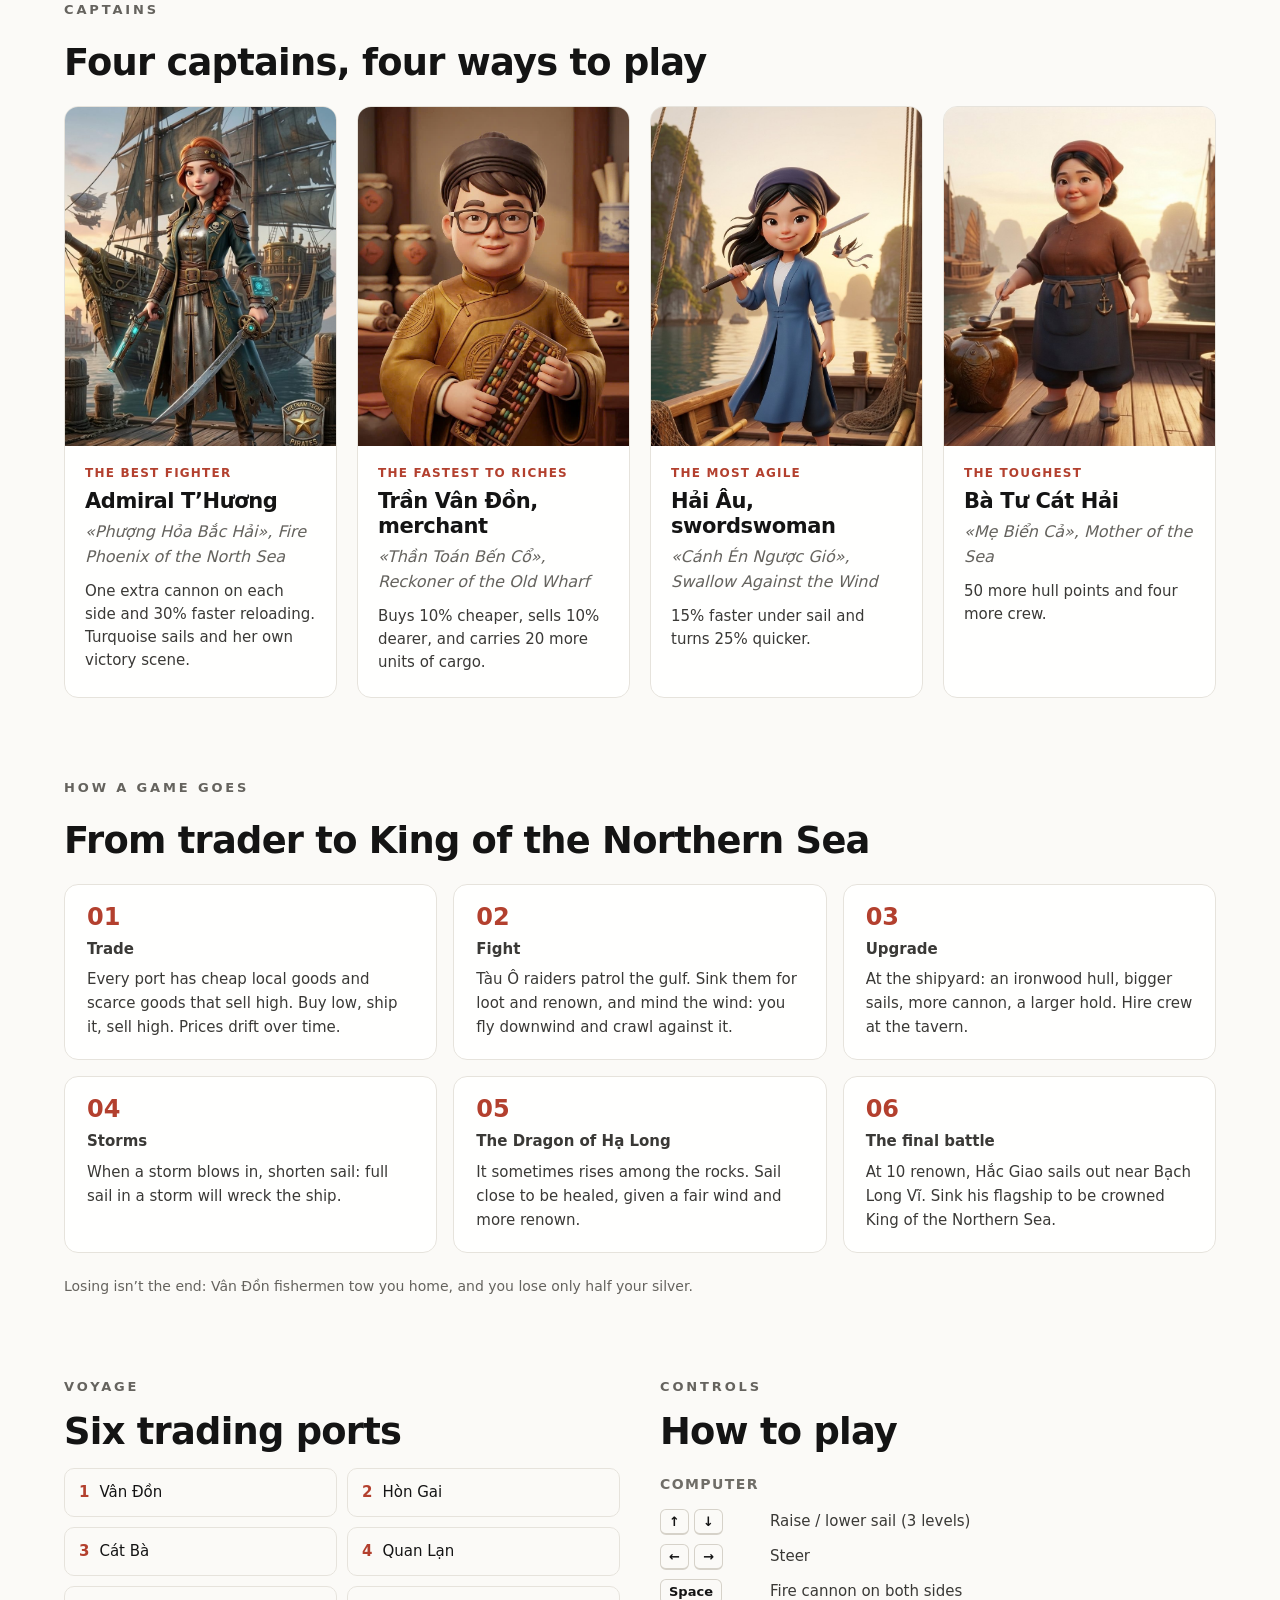
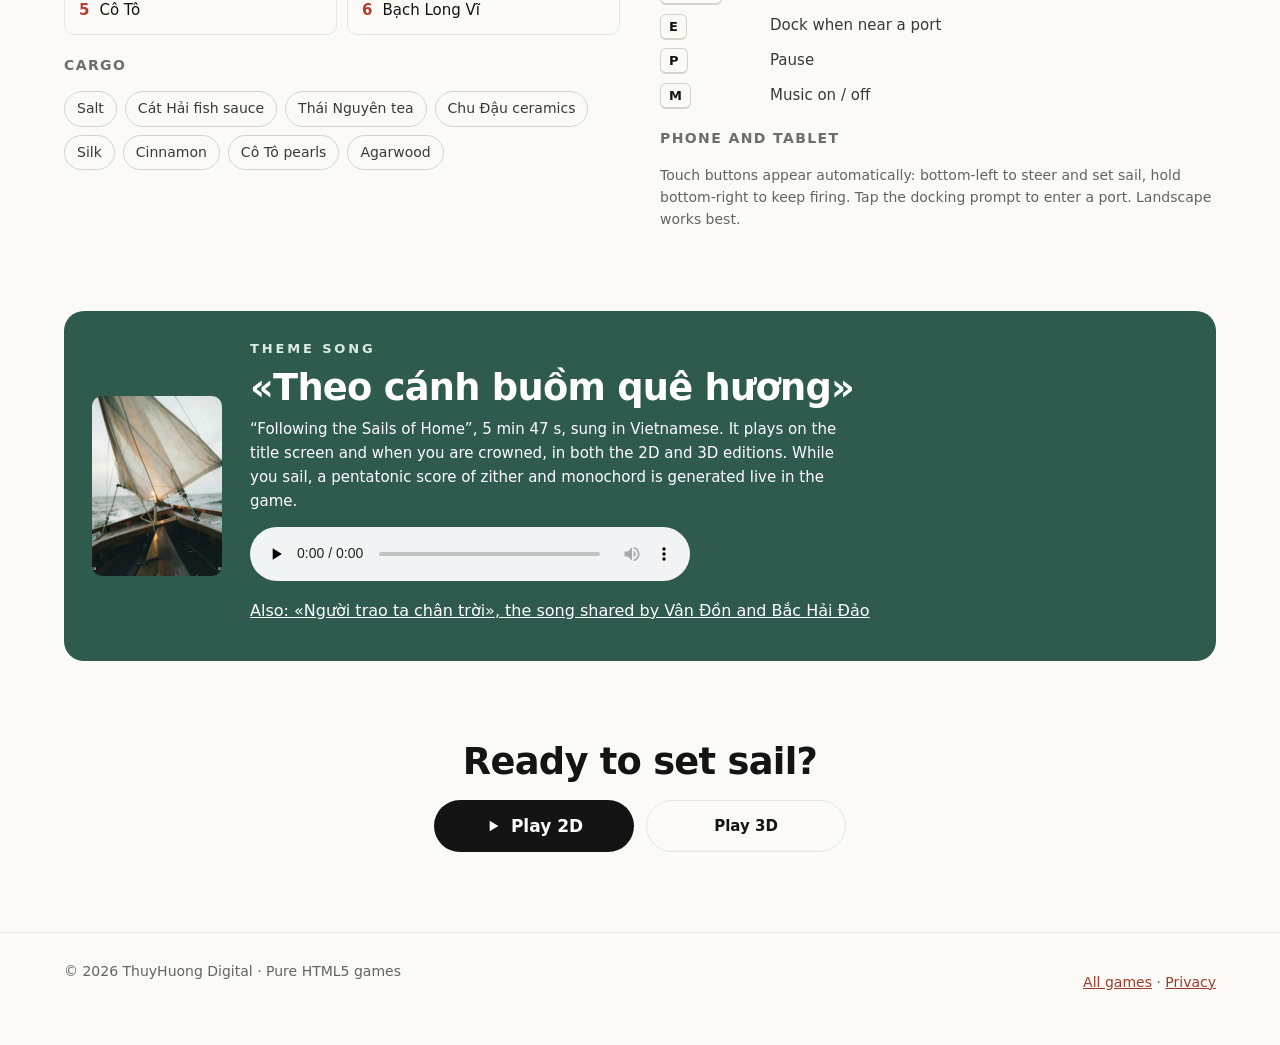
<file: bac-hai-dao/gioi-thieu.html>
<!DOCTYPE html>
<html lang="en">
<head>
<meta charset="UTF-8">
<meta name="viewport" content="width=device-width, initial-scale=1.0">
<meta name="theme-color" content="#1f1509">
<script>(function(){try{var r=document.documentElement,l=localStorage.getItem('thd-lang'),m=localStorage.getItem('thd-theme');if(l==='vi'||l==='en')r.lang=l;if(m==='light'||m==='dark')r.setAttribute('data-theme',m);}catch(e){}})();</script>
<link rel="manifest" href="../manifest.webmanifest">
<link rel="icon" type="image/png" sizes="192x192" href="../icons/icon-192.png">
<link rel="apple-touch-icon" href="../icons/icon-192.png">
<title data-vi-text="Bắc Hải Đảo: Hải Tặc Vịnh Bắc Bộ · ThuyHuong Digital">Bắc Hải Đảo: Pirates of the Gulf of Tonkin · ThuyHuong Digital</title>
<meta name="description" content="Bắc Hải Đảo: a pirate adventure in the Gulf of Tonkin, 1780. Choose a captain, trade between six old ports, fight Tàu Ô raiders and defeat the pirate lord Hắc Giao. Free in your browser, in 2D and 3D."
  data-vi-content="Bắc Hải Đảo: phiêu lưu hải tặc trên vịnh Bắc Bộ năm 1780. Chọn thuyền trưởng, buôn bán qua sáu thương cảng cổ, đánh giặc Tàu Ô và hạ trùm Hắc Giao. Chơi miễn phí trên trình duyệt, bản 2D và 3D.">
<meta property="og:title" content="Bắc Hải Đảo: Pirates of the Gulf of Tonkin">
<meta property="og:description" content="Adventure, sea battles and trade among the limestone islands of Hạ Long, 1780. Free in your browser.">
<meta property="og:image" content="../assets/portal/bac-hai-dao.webp">
<link rel="stylesheet" href="../assets/portal/site.css">
<link rel="stylesheet" href="../assets/portal/gioi-thieu.css">
</head>
<body>
<a class="skip" href="#noi-dung"><span lang="en">Skip to content</span><span lang="vi">Bỏ qua, đến nội dung</span></a>

<header class="top">
  <div class="wrap topIn">
    <nav aria-label="Breadcrumb" data-vi-aria-label="Đường dẫn">
      <ol class="crumbs">
        <li><a href="../index.html"><svg class="ic" viewBox="0 0 24 24" fill="none" stroke="currentColor" stroke-width="2" stroke-linecap="round" aria-hidden="true"><path d="M19 12H5M11 6l-6 6 6 6"/></svg><span lang="en">All games</span><span lang="vi">Cổng trò chơi</span></a></li>
        <li><a href="../index.html#era1780"><span lang="en">1780 · Gulf of Tonkin</span><span lang="vi">1780 · Vịnh Bắc Bộ</span></a></li>
        <li><span aria-current="page">Bắc Hải Đảo</span></li>
      </ol>
    </nav>
    <div class="prefs">
      <button id="prefLang" class="pref" type="button" hidden>Tiếng Việt</button>
      <button id="prefTheme" class="pref" type="button" hidden aria-label="Switch to dark mode">
        <svg class="i-moon" viewBox="0 0 24 24" fill="none" stroke="currentColor" stroke-width="2" stroke-linecap="round" stroke-linejoin="round" aria-hidden="true"><path d="M20 14.5A8 8 0 0 1 9.5 4a8 8 0 1 0 10.5 10.5z"/></svg>
        <svg class="i-sun" viewBox="0 0 24 24" fill="none" stroke="currentColor" stroke-width="2" stroke-linecap="round" aria-hidden="true"><circle cx="12" cy="12" r="4"/><path d="M12 2v2M12 20v2M4.9 4.9l1.4 1.4M17.7 17.7l1.4 1.4M2 12h2M20 12h2M4.9 19.1l1.4-1.4M17.7 6.3l1.4-1.4"/></svg>
      </button>
    </div>
  </div>
</header>

<main id="noi-dung" class="wrap">
  <div class="hero">
    <figure class="gallery">
      <div class="main">
        <img id="shot" src="../assets/portal/bac-hai-dao.webp" width="800" height="500"
          alt="Bắc Hải Đảo: a bat-wing junk on the gulf beside an island port"
          data-vi-alt="Bắc Hải Đảo: thuyền buồm cánh dơi trên vịnh, cạnh đảo có bến cảng">
      </div>
      <ul class="thumbs" aria-label="Choose a picture" data-vi-aria-label="Chọn ảnh">
        <li><button type="button" aria-pressed="true" data-src="../assets/portal/bac-hai-dao.webp"
          data-alt-en="Bắc Hải Đảo: a bat-wing junk on the gulf beside an island port" data-alt-vi="Bắc Hải Đảo: thuyền buồm cánh dơi trên vịnh, cạnh đảo có bến cảng"
          data-cap-en="2D edition: the gulf seen from above" data-cap-vi="Bản 2D: bản đồ vịnh nhìn từ trên cao">
          <img src="../assets/portal/bac-hai-dao.webp" width="800" height="500" alt="Picture 1: 2D edition" data-vi-alt="Ảnh 1: bản 2D"></button></li>
        <li><button type="button" aria-pressed="false" data-src="../assets/portal/bac-hai-dao-captains.webp"
          data-alt-en="The captain selection screen with four characters" data-alt-vi="Màn chọn thuyền trưởng với bốn nhân vật"
          data-cap-en="Choosing a captain" data-cap-vi="Màn chọn thuyền trưởng">
          <img src="../assets/portal/bac-hai-dao-captains.webp" width="800" height="500" alt="Picture 2: choosing a captain" data-vi-alt="Ảnh 2: chọn thuyền trưởng"></button></li>
        <li><button type="button" aria-pressed="false" data-src="../assets/portal/bac-hai-dao-3d.webp"
          data-alt-en="Bắc Hải Đảo 3D: chase camera behind the junk among limestone islands" data-alt-vi="Bắc Hải Đảo 3D: camera đuổi sau thuyền giữa đảo đá vôi"
          data-cap-en="3D edition: chase camera behind the junk" data-cap-vi="Bản 3D: camera đuổi sau thuyền">
          <img src="../assets/portal/bac-hai-dao-3d.webp" width="800" height="500" alt="Picture 3: 3D edition" data-vi-alt="Ảnh 3: bản 3D"></button></li>
      </ul>
      <figcaption id="shotCap" aria-live="polite">2D edition: the gulf seen from above</figcaption>
    </figure>

    <div class="aside">
      <span class="tag"><span lang="en">Fiction · real setting</span><span lang="vi">Truyện hư cấu · bối cảnh có thật</span></span>
      <h1>Bắc Hải Đảo</h1>
      <span class="alias"><span lang="en">Pirates of the Gulf of Tonkin</span><span lang="vi">Hải Tặc Vịnh Bắc Bộ</span></span>
      <p lang="en">Sail a bat-wing junk among the limestone islands of Hạ Long, trade fish sauce, silk and agarwood between
        six old ports, sink Tàu Ô raiders, meet the sacred Dragon and defeat the pirate lord Hắc Giao to become
        King of the Northern Sea.</p>
      <p lang="vi">Lái thuyền buồm cánh dơi giữa đảo đá vôi Hạ Long, buôn nước mắm, lụa, trầm hương qua
        sáu thương cảng cổ, đánh chìm giặc Tàu Ô, gặp Rồng thiêng và hạ trùm Hắc Giao để xưng
        Vua Bắc Hải Đảo.</p>
      <a class="btn btnFill" href="index.html"><svg class="ic" viewBox="0 0 24 24" fill="currentColor" aria-hidden="true"><path d="M7 4l13 8-13 8z"/></svg><span lang="en">Play the 2D edition</span><span lang="vi">Chơi bản 2D</span></a>
      <a class="btn btnLine" href="../bac-hai-dao-3d/index.html"><span lang="en">Play the 3D edition</span><span lang="vi">Chơi bản 3D</span></a>
      <p class="langNote" lang="en"><svg viewBox="0 0 24 24" fill="none" stroke="currentColor" stroke-width="2" stroke-linecap="round" aria-hidden="true"><circle cx="12" cy="12" r="10"/><path d="M12 8v5M12 16.5v.01"/></svg>The game itself is in Vietnamese for now.</p>
      <dl class="facts">
        <div><dt><span lang="en">Genre</span><span lang="vi">Thể loại</span></dt><dd><span lang="en">Adventure, sea battles, trade</span><span lang="vi">Phiêu lưu, hải chiến, buôn bán</span></dd></div>
        <div><dt><span lang="en">Setting</span><span lang="vi">Bối cảnh</span></dt><dd><span lang="en">Gulf of Tonkin, 1780</span><span lang="vi">Vịnh Bắc Bộ, năm 1780</span></dd></div>
        <div><dt><span lang="en">Devices</span><span lang="vi">Thiết bị</span></dt><dd><span lang="en">Computer, phone, tablet</span><span lang="vi">Máy tính, điện thoại, máy tính bảng</span></dd></div>
        <div><dt><span lang="en">Saving</span><span lang="vi">Lưu game</span></dt><dd><span lang="en">Saves each time you dock</span><span lang="vi">Tự lưu mỗi lần cập bến</span></dd></div>
      </dl>
    </div>
  </div>

  <section class="blk" aria-labelledby="h-boi-canh">
    <span class="eyebrow"><span lang="en">Setting</span><span lang="vi">Bối cảnh</span></span>
    <h2 id="h-boi-canh"><span lang="en">A pirate game, told in Vietnamese</span><span lang="vi">Thể loại hải tặc, chất liệu Việt Nam</span></h2>
    <p class="lead" lang="en">The story is invented, but the scenery, the boats, the ports and the cargo all come from
      the north-eastern coast of Vietnam.</p>
    <p class="lead" lang="vi">Cốt truyện là hư cấu, nhưng cảnh vật, thuyền bè, thương cảng và hàng hóa đều
      lấy từ vùng biển Đông Bắc Việt Nam.</p>
    <div class="tblBox" tabindex="0" role="region" aria-labelledby="h-boi-canh">
      <table>
        <thead><tr><th scope="col"><span lang="en">In a familiar pirate game</span><span lang="vi">Trong game hải tặc quen thuộc</span></th><th scope="col"><span lang="en">In Bắc Hải Đảo</span><span lang="vi">Trong Bắc Hải Đảo</span></th></tr></thead>
        <tbody>
          <tr><th scope="row"><span lang="en">A far-off pirate sea</span><span lang="vi">Vùng biển xa lạ</span></th><td><span lang="en">The Gulf of Tonkin and the <strong>limestone islands of Hạ Long</strong></span><span lang="vi">Vịnh Bắc Bộ với <strong>đảo đá vôi Hạ Long</strong></span></td></tr>
          <tr><th scope="row"><span lang="en">Galleons</span><span lang="vi">Tàu galleon</span></th><td><span lang="en"><strong>Bat-wing</strong> junks (ghe mành)</span><span lang="vi">Thuyền buồm <strong>cánh dơi</strong> (ghe mành)</span></td></tr>
          <tr><th scope="row">Port Royal, Tortuga</th><td><strong>Vân Đồn</strong>, Hòn Gai, Cát Bà, Quan Lạn, Cô Tô, Bạch Long Vĩ</td></tr>
          <tr><th scope="row"><span lang="en">Rum, tobacco, gold</span><span lang="vi">Rượu rum, thuốc lá, vàng</span></th><td><span lang="en">Salt, <strong>Cát Hải fish sauce</strong>, Thái Nguyên tea, Chu Đậu ceramics, silk, cinnamon, Cô Tô pearls, agarwood</span><span lang="vi">Muối, <strong>nước mắm Cát Hải</strong>, chè Thái Nguyên, gốm Chu Đậu, lụa, quế, ngọc trai Cô Tô, trầm hương</span></td></tr>
          <tr><th scope="row"><span lang="en">Blackbeard</span><span lang="vi">Hải tặc Râu Đen</span></th><td><span lang="en"><strong>Tàu Ô</strong> raiders and their lord <strong>Hắc Giao</strong></span><span lang="vi">Giặc <strong>Tàu Ô</strong> và trùm <strong>Hắc Giao</strong></span></td></tr>
          <tr><th scope="row"><span lang="en">The kraken, mermaids</span><span lang="vi">Kraken, nàng tiên cá</span></th><td><span lang="en">The <strong>sacred Dragon of Hạ Long</strong>, who rises to bless sailors</span><span lang="vi"><strong>Rồng thiêng Hạ Long</strong> hiện lên ban phước</span></td></tr>
          <tr><th scope="row"><span lang="en">Doubloons</span><span lang="vi">Đồng doubloon</span></th><td><span lang="en">Silver <strong>lượng</strong> (taels)</span><span lang="vi"><strong>Lượng</strong> bạc</span></td></tr>
        </tbody>
      </table>
    </div>
  </section>

  <section class="blk" aria-labelledby="h-thuyen-truong">
    <span class="eyebrow"><span lang="en">Captains</span><span lang="vi">Phân vai</span></span>
    <h2 id="h-thuyen-truong"><span lang="en">Four captains, four ways to play</span><span lang="vi">Bốn thuyền trưởng, bốn lối chơi</span></h2>
    <ul class="caps">
      <li class="cap">
        <img src="assets/do-doc-phuong-hoa.jpg" width="700" height="928" loading="lazy" alt="Portrait of Admiral T’Hương" data-vi-alt="Chân dung Đô đốc T’Hương">
        <div class="capBody">
          <span class="capRole"><span lang="en">The best fighter</span><span lang="vi">Thiện chiến nhất</span></span>
          <h3><span lang="en">Admiral T’Hương</span><span lang="vi">Đô đốc T’Hương</span></h3>
          <span class="capNick">«Phượng Hỏa Bắc Hải»<span lang="en">, Fire Phoenix of the North Sea</span></span>
          <p lang="en">One extra cannon on each side and 30% faster reloading. Turquoise sails and her own victory scene.</p>
          <p lang="vi">+1 nòng pháo mỗi mạn, nạp đạn nhanh hơn 30%. Buồm ngọc lam và màn kết thắng trận riêng.</p>
        </div>
      </li>
      <li class="cap">
        <img src="assets/lai-buon-tran-van-don.jpg" width="896" height="1200" loading="lazy" alt="Portrait of Trần Vân Đồn the merchant" data-vi-alt="Chân dung Lái buôn Trần Vân Đồn">
        <div class="capBody">
          <span class="capRole"><span lang="en">The fastest to riches</span><span lang="vi">Giàu nhanh nhất</span></span>
          <h3><span lang="en">Trần Vân Đồn, merchant</span><span lang="vi">Lái buôn Trần Vân Đồn</span></h3>
          <span class="capNick">«Thần Toán Bến Cổ»<span lang="en">, Reckoner of the Old Wharf</span></span>
          <p lang="en">Buys 10% cheaper, sells 10% dearer, and carries 20 more units of cargo.</p>
          <p lang="vi">Mua rẻ 10%, bán đắt 10%, thêm 20 khoang hàng.</p>
        </div>
      </li>
      <li class="cap">
        <img src="assets/kiem-khach-hai-au.jpg" width="805" height="1200" loading="lazy" alt="Portrait of Hải Âu the swordswoman" data-vi-alt="Chân dung Kiếm khách Hải Âu">
        <div class="capBody">
          <span class="capRole"><span lang="en">The most agile</span><span lang="vi">Cơ động nhất</span></span>
          <h3><span lang="en">Hải Âu, swordswoman</span><span lang="vi">Kiếm khách Hải Âu</span></h3>
          <span class="capNick">«Cánh Én Ngược Gió»<span lang="en">, Swallow Against the Wind</span></span>
          <p lang="en">15% faster under sail and turns 25% quicker.</p>
          <p lang="vi">Tốc độ +15%, bẻ lái nhanh hơn 25%.</p>
        </div>
      </li>
      <li class="cap">
        <img src="assets/ba-tu-cat-hai.jpg" width="896" height="896" loading="lazy" alt="Portrait of Bà Tư Cát Hải" data-vi-alt="Chân dung Bà Tư Cát Hải">
        <div class="capBody">
          <span class="capRole"><span lang="en">The toughest</span><span lang="vi">Bền bỉ nhất</span></span>
          <h3>Bà Tư Cát Hải</h3>
          <span class="capNick">«Mẹ Biển Cả»<span lang="en">, Mother of the Sea</span></span>
          <p lang="en">50 more hull points and four more crew.</p>
          <p lang="vi">+50 máu, +4 thủy thủ.</p>
        </div>
      </li>
    </ul>
  </section>

  <section class="blk" aria-labelledby="h-vong-choi">
    <span class="eyebrow"><span lang="en">How a game goes</span><span lang="vi">Vòng chơi</span></span>
    <h2 id="h-vong-choi"><span lang="en">From trader to King of the Northern Sea</span><span lang="vi">Từ lái buôn đến Vua Bắc Hải Đảo</span></h2>
    <ol class="loop">
      <li><b><span lang="en">Trade</span><span lang="vi">Buôn hàng</span></b><span lang="en">Every port has cheap local goods and scarce goods that sell high. Buy low, ship it, sell high. Prices drift over time.</span><span lang="vi">Mỗi cảng có đặc sản giá rẻ và mặt hàng khan hiếm giá cao. Mua chỗ rẻ, chở sang bán chỗ đắt; giá dao động theo thời gian.</span></li>
      <li><b><span lang="en">Fight</span><span lang="vi">Chiến đấu</span></b><span lang="en">Tàu Ô raiders patrol the gulf. Sink them for loot and renown, and mind the wind: you fly downwind and crawl against it.</span><span lang="vi">Giặc Tàu Ô tuần tra khắp vịnh. Đánh chìm chúng để lấy chiến lợi phẩm và uy danh. Xuôi gió chạy nhanh, ngược gió ì ạch.</span></li>
      <li><b><span lang="en">Upgrade</span><span lang="vi">Nâng cấp</span></b><span lang="en">At the shipyard: an ironwood hull, bigger sails, more cannon, a larger hold. Hire crew at the tavern.</span><span lang="vi">Ở xưởng tàu: thân gỗ lim, buồm lớn, thêm nòng thần công, mở rộng khoang hàng. Mộ thủy thủ ở quán rượu.</span></li>
      <li><b><span lang="en">Storms</span><span lang="vi">Bão biển</span></b><span lang="en">When a storm blows in, shorten sail: full sail in a storm will wreck the ship.</span><span lang="vi">Khi bão nổi phải hạ buồm, vì căng buồm to trong bão sẽ vỡ tàu.</span></li>
      <li><b><span lang="en">The Dragon of Hạ Long</span><span lang="vi">Rồng thiêng Hạ Long</span></b><span lang="en">It sometimes rises among the rocks. Sail close to be healed, given a fair wind and more renown.</span><span lang="vi">Thỉnh thoảng hiện lên giữa các đảo đá. Chèo đến gần để được hồi máu, thuận buồm và cộng uy danh.</span></li>
      <li><b><span lang="en">The final battle</span><span lang="vi">Trận cuối</span></b><span lang="en">At 10 renown, Hắc Giao sails out near Bạch Long Vĩ. Sink his flagship to be crowned King of the Northern Sea.</span><span lang="vi">Đạt 10 uy danh, trùm Hắc Giao xuất trận gần Bạch Long Vĩ. Đánh chìm soái hạm của hắn để xưng Vua Bắc Hải Đảo.</span></li>
    </ol>
    <p class="note"><span lang="en">Losing isn’t the end: Vân Đồn fishermen tow you home, and you lose only half your silver.</span><span lang="vi">Thua trận không mất hết: dân chài Vân Đồn vớt bạn về bến, chỉ mất nửa số bạc.</span></p>
  </section>

  <section class="blk twoCol" aria-label="Ports and controls" data-vi-aria-label="Thương cảng và cách điều khiển">
    <div>
      <span class="eyebrow"><span lang="en">Voyage</span><span lang="vi">Hải trình</span></span>
      <h2><span lang="en">Six trading ports</span><span lang="vi">Sáu thương cảng</span></h2>
      <ol class="ports">
        <li>Vân Đồn</li><li>Hòn Gai</li><li>Cát Bà</li><li>Quan Lạn</li><li>Cô Tô</li><li>Bạch Long Vĩ</li>
      </ol>
      <span class="h3"><span lang="en">Cargo</span><span lang="vi">Hàng hóa</span></span>
      <ul class="goods">
        <li><span lang="en">Salt</span><span lang="vi">Muối</span></li><li><span lang="en">Cát Hải fish sauce</span><span lang="vi">Nước mắm Cát Hải</span></li>
        <li><span lang="en">Thái Nguyên tea</span><span lang="vi">Chè Thái Nguyên</span></li><li><span lang="en">Chu Đậu ceramics</span><span lang="vi">Gốm Chu Đậu</span></li>
        <li><span lang="en">Silk</span><span lang="vi">Lụa</span></li><li><span lang="en">Cinnamon</span><span lang="vi">Quế</span></li>
        <li><span lang="en">Cô Tô pearls</span><span lang="vi">Ngọc trai Cô Tô</span></li><li><span lang="en">Agarwood</span><span lang="vi">Trầm hương</span></li>
      </ul>
    </div>
    <div>
      <span class="eyebrow"><span lang="en">Controls</span><span lang="vi">Điều khiển</span></span>
      <h2><span lang="en">How to play</span><span lang="vi">Cách chơi</span></h2>
      <span class="h3"><span lang="en">Computer</span><span lang="vi">Máy tính</span></span>
      <dl class="keys">
        <div><dt><kbd>↑</kbd> <kbd>↓</kbd></dt><dd><span lang="en">Raise / lower sail (3 levels)</span><span lang="vi">Căng / hạ buồm (3 cấp)</span></dd></div>
        <div><dt><kbd>←</kbd> <kbd>→</kbd></dt><dd><span lang="en">Steer</span><span lang="vi">Bẻ lái</span></dd></div>
        <div><dt><kbd>Space</kbd></dt><dd><span lang="en">Fire cannon on both sides</span><span lang="vi">Khai hỏa thần công hai mạn</span></dd></div>
        <div><dt><kbd>E</kbd></dt><dd><span lang="en">Dock when near a port</span><span lang="vi">Cập bến khi đến gần cảng</span></dd></div>
        <div><dt><kbd>P</kbd></dt><dd><span lang="en">Pause</span><span lang="vi">Tạm dừng</span></dd></div>
        <div><dt><kbd>M</kbd></dt><dd><span lang="en">Music on / off</span><span lang="vi">Bật / tắt nhạc</span></dd></div>
      </dl>
      <span class="h3"><span lang="en">Phone and tablet</span><span lang="vi">Điện thoại, máy tính bảng</span></span>
      <p class="note" lang="en">Touch buttons appear automatically: bottom-left to steer and set sail, hold bottom-right to keep firing.
        Tap the docking prompt to enter a port. Landscape works best.</p>
      <p class="note" lang="vi">Nút cảm ứng tự hiện: góc trái để bẻ lái và căng/hạ buồm, góc phải giữ để khai hỏa liên tục.
        Chạm dòng «Nhấn E để cập bến» để vào cảng. Nên xoay ngang màn hình.</p>
    </div>
  </section>

  <section class="band" aria-labelledby="h-bai-hat">
    <img src="assets/nhac/bac-hai-dao-bia.jpg" width="260" height="360" loading="lazy" alt="Cover art for the song Theo cánh buồm quê hương" data-vi-alt="Ảnh bìa bài hát Theo cánh buồm quê hương">
    <div class="bandTxt">
      <span class="eyebrow"><span lang="en">Theme song</span><span lang="vi">Bài hát chủ đề</span></span>
      <h2 id="h-bai-hat">«Theo cánh buồm quê hương»</h2>
      <p lang="en">“Following the Sails of Home”, 5 min 47 s, sung in Vietnamese. It plays on the title screen and when you are crowned,
        in both the 2D and 3D editions. While you sail, a pentatonic score of zither and monochord is generated live in the game.</p>
      <p lang="vi">Bài hát dài 5 phút 47 giây, vang lên ở màn mở đầu và khi xưng Vua, trong cả bản 2D và 3D.
        Lúc ra khơi, nhạc nền ngũ cung đàn tranh, đàn bầu được tạo trực tiếp trong game.</p>
      <audio controls preload="none" src="assets/nhac/bac-hai-dao-theo-canh-buom-que-huong.mp3">
        <span lang="en">Your browser cannot play this audio.</span><span lang="vi">Trình duyệt của bạn chưa phát được âm thanh.</span>
      </audio>
      <a href="../index.html#music"><span lang="en">Also: «Người trao ta chân trời», the song shared by Vân Đồn and Bắc Hải Đảo</span><span lang="vi">Nghe thêm «Người trao ta chân trời», bài hát chung của Vân Đồn và Bắc Hải Đảo</span></a>
    </div>
  </section>

  <div class="cta">
    <h2><span lang="en">Ready to set sail?</span><span lang="vi">Sẵn sàng ra khơi?</span></h2>
    <div class="row">
      <a class="btn btnFill" href="index.html"><svg class="ic" viewBox="0 0 24 24" fill="currentColor" aria-hidden="true"><path d="M7 4l13 8-13 8z"/></svg><span lang="en">Play 2D</span><span lang="vi">Chơi bản 2D</span></a>
      <a class="btn btnLine" href="../bac-hai-dao-3d/index.html"><span lang="en">Play 3D</span><span lang="vi">Chơi bản 3D</span></a>
    </div>
  </div>
</main>

<footer>
  <div class="wrap footIn">
    <span>© 2026 ThuyHuong Digital · <span lang="en">Pure HTML5 games</span><span lang="vi">Trò chơi HTML5 thuần</span></span>
    <span><a href="../index.html"><span lang="en">All games</span><span lang="vi">Về cổng trò chơi</span></a> · <a href="../privacy.html"><span lang="en">Privacy</span><span lang="vi">Quyền riêng tư</span></a></span>
  </div>
</footer>

<script src="../assets/portal/site.js"></script>
<script src="../assets/portal/gallery.js"></script>
<script>
'use strict';
if('serviceWorker' in navigator){
  addEventListener('load', () => { navigator.serviceWorker.register('../sw.js').catch(()=>{}); });
}
</script>
</body>
</html>
</file>
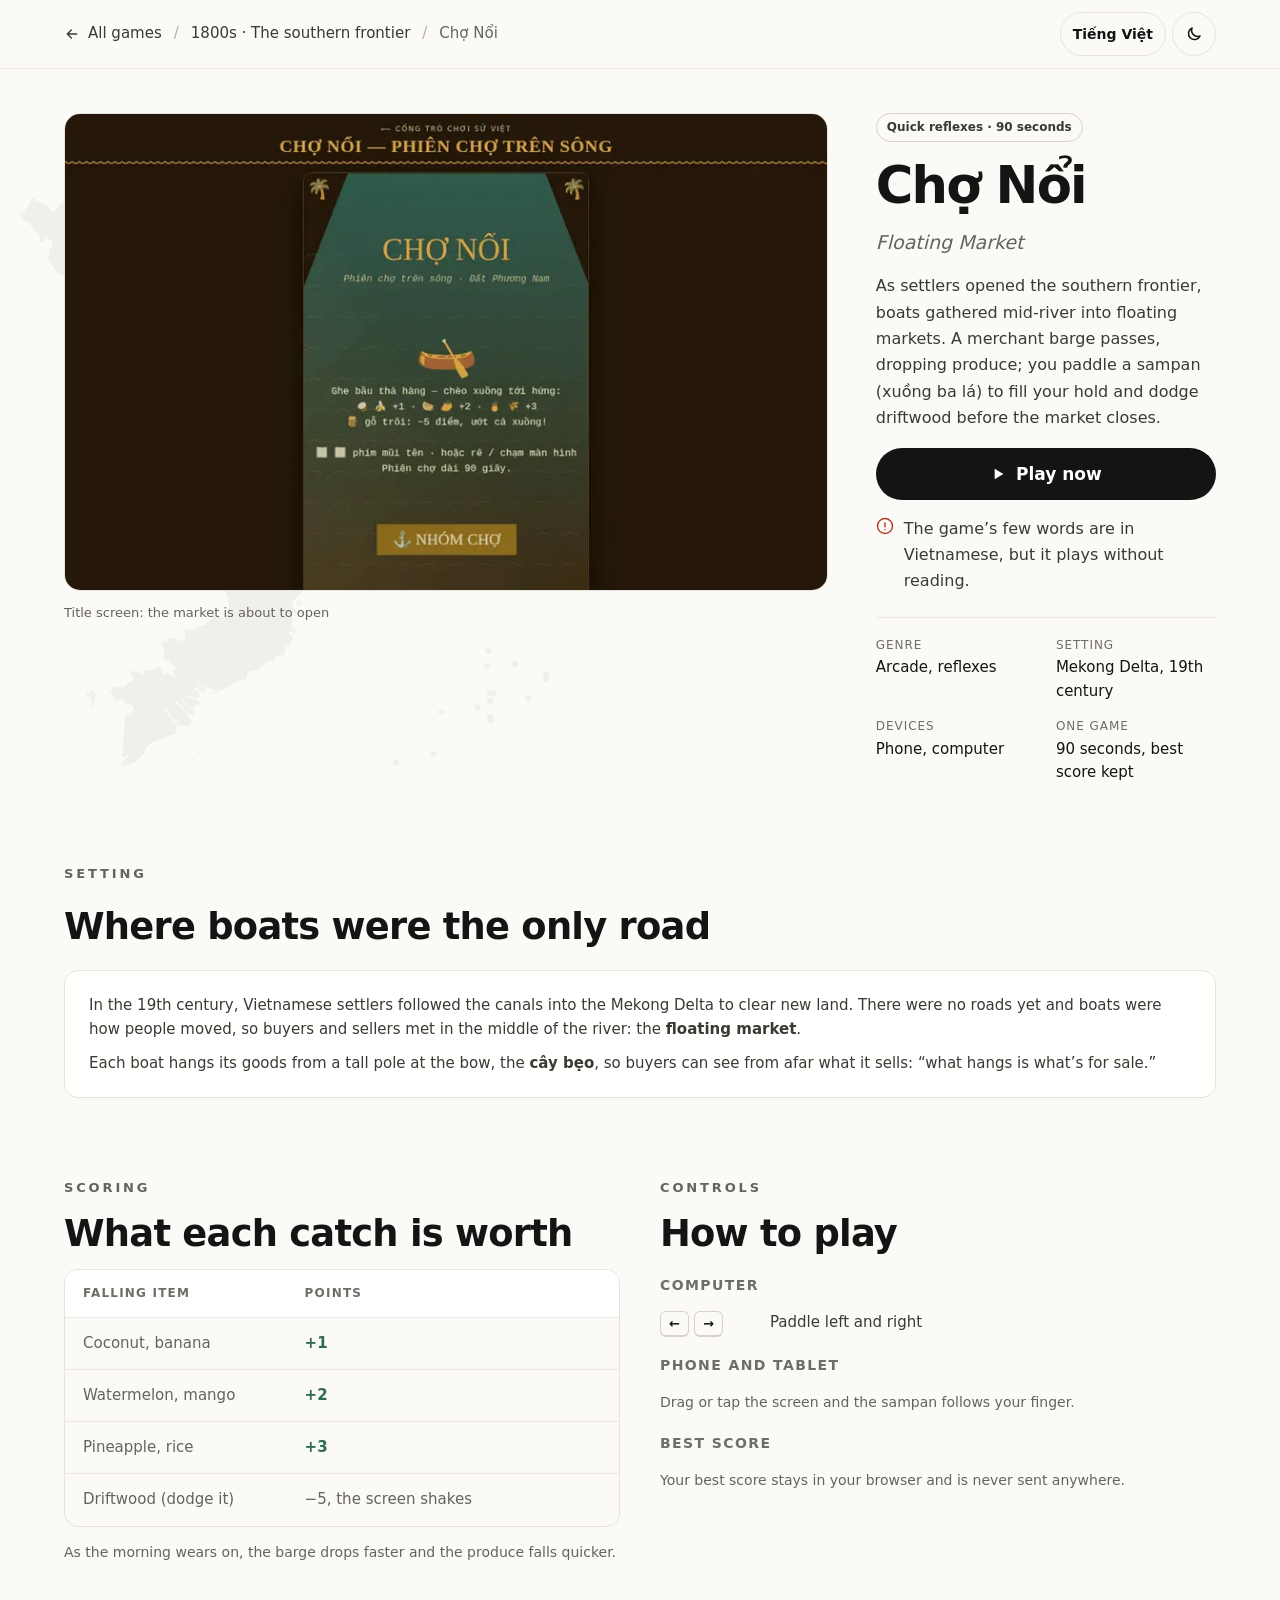
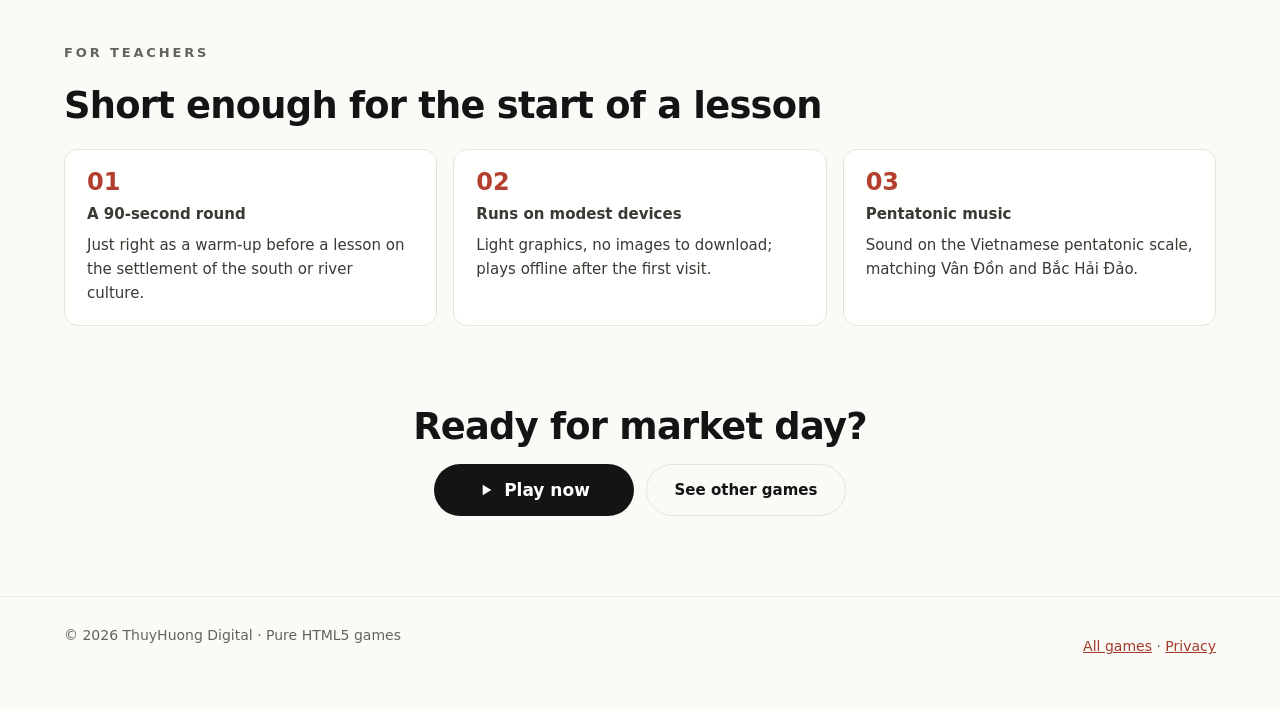
<file: cho-noi/gioi-thieu.html>
<!DOCTYPE html>
<html lang="en">
<head>
<meta charset="UTF-8">
<meta name="viewport" content="width=device-width, initial-scale=1.0">
<meta name="theme-color" content="#1f1509">
<script>(function(){try{var r=document.documentElement,l=localStorage.getItem('thd-lang'),m=localStorage.getItem('thd-theme');if(l==='vi'||l==='en')r.lang=l;if(m==='light'||m==='dark')r.setAttribute('data-theme',m);}catch(e){}})();</script>
<link rel="manifest" href="../manifest.webmanifest">
<link rel="icon" type="image/png" sizes="192x192" href="../icons/icon-192.png">
<link rel="apple-touch-icon" href="../icons/icon-192.png">
<title data-vi-text="Chợ Nổi: Phiên Chợ Trên Sông · ThuyHuong Digital">Chợ Nổi: Floating Market · ThuyHuong Digital</title>
<meta name="description" content="Chợ Nổi: a quick-reflex game set in the floating markets of the Mekong Delta as settlers opened the south in the 19th century. Paddle a sampan to catch produce from a merchant barge in a 90-second market. Free in your browser."
  data-vi-content="Chợ Nổi: trò chơi nhanh tay lấy bối cảnh chợ nổi miền Tây thời khẩn hoang Đất Phương Nam (thế kỷ 19). Chèo xuồng ba lá hứng nông sản từ ghe bầu trong phiên chợ 90 giây. Chơi miễn phí trên trình duyệt.">
<meta property="og:title" content="Chợ Nổi: Floating Market">
<meta property="og:description" content="Paddle a sampan to catch coconuts, mangoes, pineapples and rice in a 90-second floating market. Free in your browser.">
<meta property="og:image" content="../assets/portal/cho-noi.webp">
<link rel="stylesheet" href="../assets/portal/site.css">
<link rel="stylesheet" href="../assets/portal/gioi-thieu.css">
</head>
<body>
<a class="skip" href="#noi-dung"><span lang="en">Skip to content</span><span lang="vi">Bỏ qua, đến nội dung</span></a>

<header class="top">
  <div class="wrap topIn">
    <nav aria-label="Breadcrumb" data-vi-aria-label="Đường dẫn">
      <ol class="crumbs">
        <li><a href="../index.html"><svg class="ic" viewBox="0 0 24 24" fill="none" stroke="currentColor" stroke-width="2" stroke-linecap="round" aria-hidden="true"><path d="M19 12H5M11 6l-6 6 6 6"/></svg><span lang="en">All games</span><span lang="vi">Cổng trò chơi</span></a></li>
        <li><a href="../index.html#eraTK19"><span lang="en">1800s · The southern frontier</span><span lang="vi">Thế kỷ 19 · Đất Phương Nam</span></a></li>
        <li><span aria-current="page">Chợ Nổi</span></li>
      </ol>
    </nav>
    <div class="prefs">
      <button id="prefLang" class="pref" type="button" hidden>Tiếng Việt</button>
      <button id="prefTheme" class="pref" type="button" hidden aria-label="Switch to dark mode">
        <svg class="i-moon" viewBox="0 0 24 24" fill="none" stroke="currentColor" stroke-width="2" stroke-linecap="round" stroke-linejoin="round" aria-hidden="true"><path d="M20 14.5A8 8 0 0 1 9.5 4a8 8 0 1 0 10.5 10.5z"/></svg>
        <svg class="i-sun" viewBox="0 0 24 24" fill="none" stroke="currentColor" stroke-width="2" stroke-linecap="round" aria-hidden="true"><circle cx="12" cy="12" r="4"/><path d="M12 2v2M12 20v2M4.9 4.9l1.4 1.4M17.7 17.7l1.4 1.4M2 12h2M20 12h2M4.9 19.1l1.4-1.4M17.7 6.3l1.4-1.4"/></svg>
      </button>
    </div>
  </div>
</header>

<main id="noi-dung" class="wrap">
  <div class="hero">
    <figure class="gallery">
      <div class="main">
        <img src="../assets/portal/cho-noi.webp" width="800" height="500"
          alt="Chợ Nổi title screen: a sampan on the silty river and the scoring guide"
          data-vi-alt="Màn mở đầu Chợ Nổi: chiếc xuồng ba lá trên sông phù sa và hướng dẫn tính điểm">
      </div>
      <figcaption><span lang="en">Title screen: the market is about to open</span><span lang="vi">Màn mở đầu: phiên chợ sắp nhóm</span></figcaption>
    </figure>

    <div class="aside">
      <span class="tag line"><span lang="en">Quick reflexes · 90 seconds</span><span lang="vi">Trò chơi nhanh tay · 90 giây</span></span>
      <h1>Chợ Nổi</h1>
      <span class="alias"><span lang="en">Floating Market</span><span lang="vi">Phiên Chợ Trên Sông</span></span>
      <p lang="en">As settlers opened the southern frontier, boats gathered mid-river into floating markets. A merchant barge
        passes, dropping produce; you paddle a sampan (xuồng ba lá) to fill your hold and dodge driftwood before the market closes.</p>
      <p lang="vi">Thời khẩn hoang Đất Phương Nam, ghe xuồng tụ giữa sông thành chợ nổi. Ghe bầu chạy ngang
        thả nông sản; bạn chèo xuồng ba lá hứng cho đầy khoang, né gỗ trôi, trước khi tan chợ.</p>
      <a class="btn btnFill" href="index.html"><svg class="ic" viewBox="0 0 24 24" fill="currentColor" aria-hidden="true"><path d="M7 4l13 8-13 8z"/></svg><span lang="en">Play now</span><span lang="vi">Chơi ngay</span></a>
      <p class="langNote" lang="en"><svg viewBox="0 0 24 24" fill="none" stroke="currentColor" stroke-width="2" stroke-linecap="round" aria-hidden="true"><circle cx="12" cy="12" r="10"/><path d="M12 8v5M12 16.5v.01"/></svg>The game’s few words are in Vietnamese, but it plays without reading.</p>
      <dl class="facts">
        <div><dt><span lang="en">Genre</span><span lang="vi">Thể loại</span></dt><dd><span lang="en">Arcade, reflexes</span><span lang="vi">Nhanh tay, phản xạ</span></dd></div>
        <div><dt><span lang="en">Setting</span><span lang="vi">Bối cảnh</span></dt><dd><span lang="en">Mekong Delta, 19th century</span><span lang="vi">Đồng bằng sông Cửu Long, thế kỷ 19</span></dd></div>
        <div><dt><span lang="en">Devices</span><span lang="vi">Thiết bị</span></dt><dd><span lang="en">Phone, computer</span><span lang="vi">Điện thoại, máy tính</span></dd></div>
        <div><dt><span lang="en">One game</span><span lang="vi">Một ván</span></dt><dd><span lang="en">90 seconds, best score kept</span><span lang="vi">90 giây, lưu kỷ lục</span></dd></div>
      </dl>
    </div>
  </div>

  <section class="blk" aria-labelledby="h-boi-canh">
    <span class="eyebrow"><span lang="en">Setting</span><span lang="vi">Bối cảnh</span></span>
    <h2 id="h-boi-canh"><span lang="en">Where boats were the only road</span><span lang="vi">Ghe xuồng là chân đi</span></h2>
    <div class="box">
      <p lang="en">In the 19th century, Vietnamese settlers followed the canals into the Mekong Delta to clear new land.
        There were no roads yet and boats were how people moved, so buyers and sellers met in the middle of the river:
        the <strong>floating market</strong>.</p>
      <p lang="vi">Thế kỷ 19, lưu dân người Việt theo kênh rạch tiến vào khẩn hoang đồng bằng sông Cửu Long.
        Đường bộ chưa mở, ghe xuồng là chân đi, người mua kẻ bán tụ lại giữa sông thành
        <strong>chợ nổi</strong>.</p>
      <p lang="en">Each boat hangs its goods from a tall pole at the bow, the <strong>cây bẹo</strong>, so buyers can see from afar
        what it sells: “what hangs is what’s for sale.”</p>
      <p lang="vi">Mỗi ghe treo một <strong>cây bẹo</strong> trước mũi để người mua nhìn từ xa đã biết ghe bán gì:
        «treo hàng gì, bán hàng nấy».</p>
    </div>
  </section>

  <section class="blk twoCol" aria-label="Scoring and controls" data-vi-aria-label="Tính điểm và cách chơi">
    <div>
      <span class="eyebrow"><span lang="en">Scoring</span><span lang="vi">Tính điểm</span></span>
      <h2 id="h-diem"><span lang="en">What each catch is worth</span><span lang="vi">Hứng gì, được bao nhiêu</span></h2>
      <div class="tblBox" tabindex="0" role="region" aria-labelledby="h-diem">
        <table class="narrow">
          <thead><tr><th scope="col"><span lang="en">Falling item</span><span lang="vi">Hàng rơi</span></th><th scope="col"><span lang="en">Points</span><span lang="vi">Điểm</span></th></tr></thead>
          <tbody>
            <tr><th scope="row"><span lang="en">Coconut, banana</span><span lang="vi">Dừa, chuối</span></th><td class="su">+1</td></tr>
            <tr><th scope="row"><span lang="en">Watermelon, mango</span><span lang="vi">Dưa hấu, xoài</span></th><td class="su">+2</td></tr>
            <tr><th scope="row"><span lang="en">Pineapple, rice</span><span lang="vi">Khóm, lúa</span></th><td class="su">+3</td></tr>
            <tr><th scope="row"><span lang="en">Driftwood (dodge it)</span><span lang="vi">Gỗ trôi (phải né)</span></th><td class="dung"><span lang="en">−5, the screen shakes</span><span lang="vi">−5, rung màn hình</span></td></tr>
          </tbody>
        </table>
      </div>
      <p class="note"><span lang="en">As the morning wears on, the barge drops faster and the produce falls quicker.</span><span lang="vi">Chợ càng về trưa, ghe thả càng dặt dìu, hàng rơi càng nhanh.</span></p>
    </div>
    <div>
      <span class="eyebrow"><span lang="en">Controls</span><span lang="vi">Điều khiển</span></span>
      <h2><span lang="en">How to play</span><span lang="vi">Cách chơi</span></h2>
      <span class="h3"><span lang="en">Computer</span><span lang="vi">Máy tính</span></span>
      <dl class="keys">
        <div><dt><kbd>←</kbd> <kbd>→</kbd></dt><dd><span lang="en">Paddle left and right</span><span lang="vi">Chèo xuồng sang trái, sang phải</span></dd></div>
      </dl>
      <span class="h3"><span lang="en">Phone and tablet</span><span lang="vi">Điện thoại, máy tính bảng</span></span>
      <p class="note"><span lang="en">Drag or tap the screen and the sampan follows your finger.</span><span lang="vi">Rê hoặc chạm màn hình để chèo xuồng theo tay.</span></p>
      <span class="h3"><span lang="en">Best score</span><span lang="vi">Kỷ lục</span></span>
      <p class="note"><span lang="en">Your best score stays in your browser and is never sent anywhere.</span><span lang="vi">Điểm cao nhất được lưu ngay trong trình duyệt, không gửi đi đâu.</span></p>
    </div>
  </section>

  <section class="blk" aria-labelledby="h-thay-co">
    <span class="eyebrow"><span lang="en">For teachers</span><span lang="vi">Cho thầy cô</span></span>
    <h2 id="h-thay-co"><span lang="en">Short enough for the start of a lesson</span><span lang="vi">Ngắn gọn, hợp đầu giờ học</span></h2>
    <ul class="loop">
      <li><b><span lang="en">A 90-second round</span><span lang="vi">Một ván 90 giây</span></b><span lang="en">Just right as a warm-up before a lesson on the settlement of the south or river culture.</span><span lang="vi">Vừa đủ làm hoạt động khởi động trước bài về khẩn hoang Nam Bộ hay văn hóa sông nước.</span></li>
      <li><b><span lang="en">Runs on modest devices</span><span lang="vi">Chạy trên máy yếu</span></b><span lang="en">Light graphics, no images to download; plays offline after the first visit.</span><span lang="vi">Đồ họa nhẹ, không cần tải ảnh; chơi được ngoại tuyến sau lần mở đầu.</span></li>
      <li><b><span lang="en">Pentatonic music</span><span lang="vi">Âm nhạc ngũ cung</span></b><span lang="en">Sound on the Vietnamese pentatonic scale, matching Vân Đồn and Bắc Hải Đảo.</span><span lang="vi">Âm thanh theo thang ngũ cung, cùng chất nhạc với Vân Đồn và Bắc Hải Đảo.</span></li>
    </ul>
  </section>

  <div class="cta">
    <h2><span lang="en">Ready for market day?</span><span lang="vi">Sẵn sàng nhóm chợ?</span></h2>
    <div class="row">
      <a class="btn btnFill" href="index.html"><svg class="ic" viewBox="0 0 24 24" fill="currentColor" aria-hidden="true"><path d="M7 4l13 8-13 8z"/></svg><span lang="en">Play now</span><span lang="vi">Chơi ngay</span></a>
      <a class="btn btnLine" href="../index.html"><span lang="en">See other games</span><span lang="vi">Xem trò chơi khác</span></a>
    </div>
  </div>
</main>

<footer>
  <div class="wrap footIn">
    <span>© 2026 ThuyHuong Digital · <span lang="en">Pure HTML5 games</span><span lang="vi">Trò chơi HTML5 thuần</span></span>
    <span><a href="../index.html"><span lang="en">All games</span><span lang="vi">Về cổng trò chơi</span></a> · <a href="../privacy.html"><span lang="en">Privacy</span><span lang="vi">Quyền riêng tư</span></a></span>
  </div>
</footer>

<script src="../assets/portal/site.js"></script>
<script>
'use strict';
if('serviceWorker' in navigator){
  addEventListener('load', () => { navigator.serviceWorker.register('../sw.js').catch(()=>{}); });
}
</script>
</body>
</html>
</file>
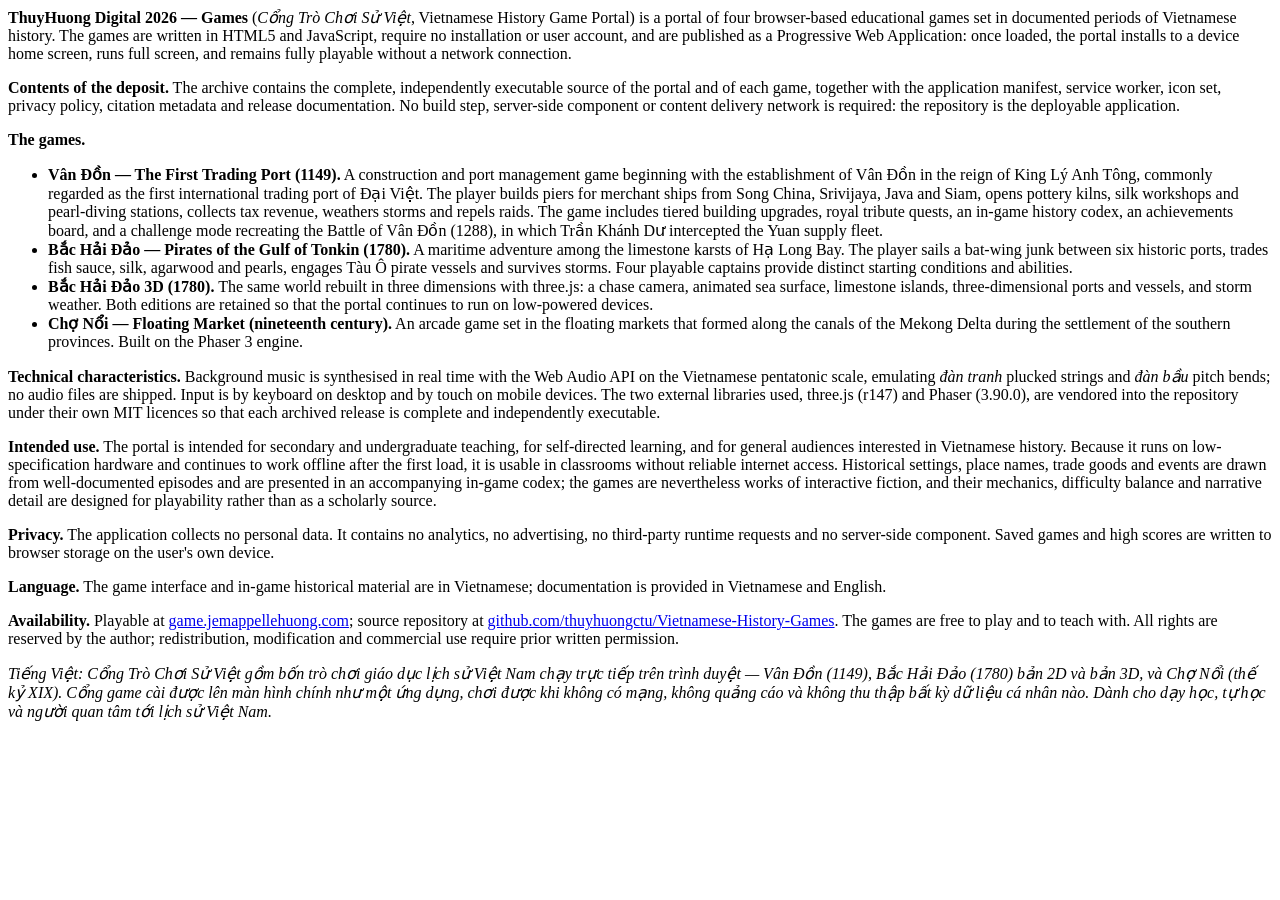
<file: docs/zenodo-description.html>
<!--
  Mô tả (Description) cho bản ghi Zenodo.
  Ô Description của Zenodo nhận HTML — dán nguyên phần bên trong thẻ <body> dưới đây.
  Nội dung này cũng được lưu trong .zenodo.json để mọi release mới tự động dùng.
  Chỉ dùng các thẻ Zenodo cho phép: p, strong, em, ul, ol, li, a, br.
-->
<p><strong>ThuyHuong Digital 2026 — Games</strong> (<em>Cổng Trò Chơi Sử Việt</em>,
Vietnamese History Game Portal) is a portal of four browser-based educational games
set in documented periods of Vietnamese history. The games are written in HTML5 and
JavaScript, require no installation or user account, and are published as a
Progressive Web Application: once loaded, the portal installs to a device home
screen, runs full screen, and remains fully playable without a network connection.</p>

<p><strong>Contents of the deposit.</strong> The archive contains the complete,
independently executable source of the portal and of each game, together with the
application manifest, service worker, icon set, privacy policy, citation metadata and
release documentation. No build step, server-side component or content delivery
network is required: the repository is the deployable application.</p>

<p><strong>The games.</strong></p>
<ul>
<li><strong>Vân Đồn — The First Trading Port (1149).</strong> A construction and port
management game beginning with the establishment of Vân Đồn in the reign of King Lý Anh Tông,
commonly regarded as the first international trading port of Đại Việt. The player builds piers for merchant
ships from Song China, Srivijaya, Java and Siam, opens pottery kilns, silk
workshops and pearl-diving stations, collects tax revenue, weathers storms and repels raids. The
game includes tiered building upgrades, royal tribute quests, an in-game history codex,
an achievements board, and a challenge mode recreating the Battle of Vân Đồn (1288), in
which Trần Khánh Dư intercepted the Yuan supply fleet.</li>
<li><strong>Bắc Hải Đảo — Pirates of the Gulf of Tonkin (1780).</strong> A maritime
adventure among the limestone karsts of Hạ Long Bay. The player sails a bat-wing junk
between six historic ports, trades fish sauce, silk, agarwood and pearls, engages Tàu Ô
pirate vessels and survives storms. Four playable captains provide distinct starting
conditions and abilities.</li>
<li><strong>Bắc Hải Đảo 3D (1780).</strong> The same world rebuilt in three dimensions
with three.js: a chase camera, animated sea surface, limestone islands, three-dimensional
ports and vessels, and storm weather. Both editions are retained so that the portal
continues to run on low-powered devices.</li>
<li><strong>Chợ Nổi — Floating Market (nineteenth century).</strong> An arcade game set
in the floating markets that formed along the canals of the Mekong Delta during the
settlement of the southern provinces. Built on the Phaser 3 engine.</li>
</ul>

<p><strong>Technical characteristics.</strong> Background music is synthesised in real
time with the Web Audio API on the Vietnamese pentatonic scale, emulating
<em>đàn tranh</em> plucked strings and <em>đàn bầu</em> pitch bends; no audio files are
shipped. Input is by keyboard on desktop and by touch on mobile devices. The two
external libraries used, three.js (r147) and Phaser (3.90.0), are vendored into the
repository under their own MIT licences so that each archived release is complete and
independently executable.</p>

<p><strong>Intended use.</strong> The portal is intended for secondary and undergraduate
teaching, for self-directed learning, and for general audiences interested in Vietnamese
history. Because it runs on low-specification hardware and continues to work offline
after the first load, it is usable in classrooms without reliable internet access.
Historical settings, place names, trade goods and events are drawn from well-documented
episodes and are presented in an accompanying in-game codex; the games are nevertheless
works of interactive fiction, and their mechanics, difficulty balance and narrative
detail are designed for playability rather than as a scholarly source.</p>

<p><strong>Privacy.</strong> The application collects no personal data. It contains no
analytics, no advertising, no third-party runtime requests and no server-side component.
Saved games and high scores are written to browser storage on the user's own device.</p>

<p><strong>Language.</strong> The game interface and in-game historical material are in
Vietnamese; documentation is provided in Vietnamese and English.</p>

<p><strong>Availability.</strong> Playable at
<a href="https://game.jemappellehuong.com/">game.jemappellehuong.com</a>;
source repository at
<a href="https://github.com/thuyhuongctu/Vietnamese-History-Games">github.com/thuyhuongctu/Vietnamese-History-Games</a>.
The games are free to play and to teach with. All rights are reserved by the author;
redistribution, modification and commercial use require prior written permission.</p>

<p><em>Tiếng Việt: Cổng Trò Chơi Sử Việt gồm bốn trò chơi giáo dục lịch sử Việt Nam chạy
trực tiếp trên trình duyệt — Vân Đồn (1149), Bắc Hải Đảo (1780) bản 2D và bản 3D, và
Chợ Nổi (thế kỷ XIX). Cổng game cài được lên màn hình chính như một ứng dụng, chơi được
khi không có mạng, không quảng cáo và không thu thập bất kỳ dữ liệu cá nhân nào. Dành cho
dạy học, tự học và người quan tâm tới lịch sử Việt Nam.</em></p>
</file>
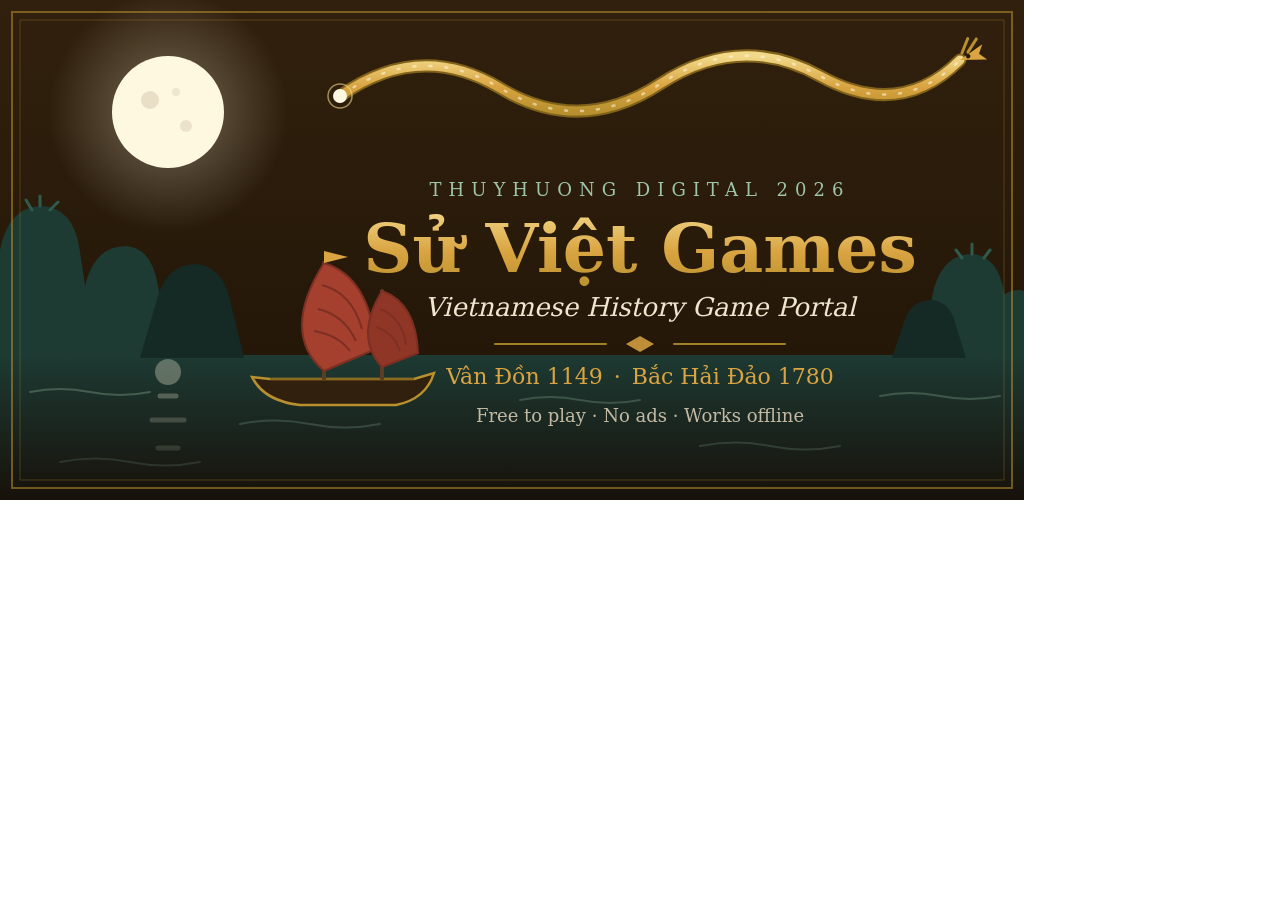
<file: store-assets/feature-graphic-en.html>
<!DOCTYPE html>
<html lang="vi">
<head>
<meta charset="UTF-8">
<title>Feature graphic 1024×500 (English) — Sử Việt Games</title>
<style>
  * { margin: 0; padding: 0; }
  body { width: 1024px; height: 500px; overflow: hidden; }
  svg { display: block; }
</style>
</head>
<body>
<svg width="1024" height="500" viewBox="0 0 1024 500" xmlns="http://www.w3.org/2000/svg">
  <defs>
    <linearGradient id="sky" x1="0" y1="0" x2="0" y2="1">
      <stop offset="0" stop-color="#31200d"/>
      <stop offset="0.75" stop-color="#241708"/>
    </linearGradient>
    <linearGradient id="sea" x1="0" y1="0" x2="0" y2="1">
      <stop offset="0" stop-color="#1d3a33"/>
      <stop offset="1" stop-color="#17110a"/>
    </linearGradient>
    <radialGradient id="moonglow" cx="0.5" cy="0.5" r="0.5">
      <stop offset="0" stop-color="#fff8e0" stop-opacity="0.35"/>
      <stop offset="1" stop-color="#fff8e0" stop-opacity="0"/>
    </radialGradient>
    <linearGradient id="gold" x1="0" y1="0" x2="0" y2="1">
      <stop offset="0" stop-color="#f2d98a"/>
      <stop offset="0.55" stop-color="#d9a441"/>
      <stop offset="1" stop-color="#b8912e"/>
    </linearGradient>
  </defs>

  <!-- Nền trời & biển -->
  <rect width="1024" height="500" fill="url(#sky)"/>
  <rect y="355" width="1024" height="145" fill="url(#sea)"/>

  <!-- Trăng -->
  <circle cx="168" cy="112" r="120" fill="url(#moonglow)"/>
  <circle cx="168" cy="112" r="56" fill="#fff8e0"/>
  <circle cx="150" cy="100" r="9" fill="#e0d4bb" opacity="0.7"/>
  <circle cx="186" cy="126" r="6" fill="#e0d4bb" opacity="0.6"/>
  <circle cx="176" cy="92" r="4" fill="#e0d4bb" opacity="0.5"/>

  <!-- Rồng thiêng Hạ Long -->
  <g fill="none" stroke-linecap="round">
    <path d="M 340 96 Q 420 40 500 88 T 660 84 T 820 76 T 960 60"
          stroke="#8a6a1c" stroke-width="13" opacity="0.9"/>
    <path d="M 340 96 Q 420 40 500 88 T 660 84 T 820 76 T 960 60"
          stroke="url(#gold)" stroke-width="9"/>
    <path d="M 340 96 Q 420 40 500 88 T 660 84 T 820 76 T 960 60"
          stroke="#fff8e0" stroke-width="2.5" opacity="0.55" stroke-dasharray="2 14"/>
  </g>
  <!-- Đầu rồng -->
  <g transform="translate(960 60) rotate(-18)">
    <path d="M 0 0 L 26 -8 L 20 0 L 26 8 Z" fill="#d9a441"/>
    <path d="M 4 -6 L 14 -18 M 10 -5 L 22 -15" stroke="#b8912e" stroke-width="3" stroke-linecap="round" fill="none"/>
    <circle cx="9" cy="-1" r="2.2" fill="#241708"/>
  </g>
  <!-- Ngọc rồng -->
  <circle cx="340" cy="96" r="7" fill="#fff8e0"/>
  <circle cx="340" cy="96" r="12" fill="none" stroke="#f2d98a" stroke-width="1.5" opacity="0.6"/>

  <!-- Đảo đá vôi (lớp xa) -->
  <g fill="#1d3a33">
    <path d="M -10 358 L 0 250 Q 8 208 40 206 Q 74 206 80 252 L 96 358 Z"/>
    <path d="M 70 358 L 86 282 Q 96 246 126 246 Q 152 248 158 286 L 172 358 Z"/>
    <path d="M 920 358 L 934 288 Q 944 254 972 254 Q 998 256 1004 292 L 1018 358 Z"/>
    <path d="M 984 358 L 994 312 Q 1000 290 1020 290 L 1024 291 L 1024 358 Z"/>
  </g>
  <!-- Đảo đá vôi (lớp gần) -->
  <g fill="#152a25">
    <path d="M 140 358 L 158 296 Q 168 264 196 264 Q 222 266 230 300 L 244 358 Z"/>
    <path d="M 892 358 L 904 322 Q 911 300 932 300 Q 951 302 956 326 L 966 358 Z"/>
  </g>
  <!-- Cây trên đỉnh đảo -->
  <g stroke="#2f5a4e" stroke-width="3" stroke-linecap="round" fill="none">
    <path d="M 40 206 L 40 196 M 32 210 L 26 200 M 50 210 L 58 202"/>
    <path d="M 972 254 L 972 244 M 962 258 L 956 250 M 984 258 L 990 250"/>
  </g>

  <!-- Sóng biển -->
  <g stroke="#9ec5ab" stroke-width="2" fill="none" stroke-linecap="round">
    <path d="M 30 392 Q 60 386 90 392 T 150 392" opacity="0.30"/>
    <path d="M 240 424 Q 275 417 310 424 T 380 424" opacity="0.22"/>
    <path d="M 520 400 Q 550 394 580 400 T 640 400" opacity="0.25"/>
    <path d="M 700 446 Q 735 439 770 446 T 840 446" opacity="0.18"/>
    <path d="M 880 396 Q 910 390 940 396 T 1000 396" opacity="0.28"/>
    <path d="M 60 462 Q 95 455 130 462 T 200 462" opacity="0.15"/>
  </g>
  <!-- Ánh trăng trên nước -->
  <g stroke="#fff8e0" stroke-linecap="round">
    <path d="M 168 372 L 168 372.1" stroke-width="26" opacity="0.30"/>
    <path d="M 160 396 L 176 396" stroke-width="5" opacity="0.25"/>
    <path d="M 152 420 L 184 420" stroke-width="5" opacity="0.18"/>
    <path d="M 158 448 L 178 448" stroke-width="5" opacity="0.12"/>
  </g>

  <!-- Thuyền buồm cánh dơi -->
  <g transform="translate(330 355)">
    <!-- thân thuyền -->
    <path d="M -78 22 Q -66 46 -30 50 L 66 50 Q 96 44 104 18 L 84 24 L -60 24 Z" fill="#31200d" stroke="#b8912e" stroke-width="2.5"/>
    <path d="M -60 24 L 84 24" stroke="#8a6a1c" stroke-width="2"/>
    <!-- cột buồm -->
    <path d="M -6 24 L -6 -92 M 52 24 L 52 -64" stroke="#5c3d24" stroke-width="4" stroke-linecap="round"/>
    <!-- buồm chính (cánh dơi) -->
    <path d="M -6 -92 Q 40 -78 46 -6 L -6 16 Q -50 -22 -6 -92 Z" fill="#a5402e" stroke="#7c2f22" stroke-width="2"/>
    <path d="M -8 -70 Q 22 -62 32 -26 M -12 -46 Q 14 -40 26 -14 M -16 -24 Q 8 -20 20 -4"
          stroke="#7c2f22" stroke-width="2" fill="none"/>
    <!-- buồm mũi -->
    <path d="M 52 -64 Q 86 -52 88 -2 L 52 12 Q 24 -18 52 -64 Z" fill="#8f3627" stroke="#7c2f22" stroke-width="2"/>
    <path d="M 50 -46 Q 72 -38 76 -10 M 46 -28 Q 64 -22 70 -4" stroke="#7c2f22" stroke-width="1.8" fill="none"/>
    <!-- cờ vàng -->
    <path d="M -6 -92 L -6 -104 L 18 -98 L -6 -92 Z" fill="#d9a441"/>
  </g>

  <!-- Khối chữ -->
  <g text-anchor="middle" font-family="'DejaVu Serif', Georgia, serif">
    <text x="640" y="196" font-size="18" letter-spacing="7" fill="#9ec5ab">THUYHUONG DIGITAL 2026</text>
    <text x="640" y="272" font-size="68" font-weight="bold" fill="url(#gold)">Sử Việt Games</text>
    <text x="640" y="316" font-size="26" font-style="italic" fill="#fff8e0" opacity="0.92">Vietnamese History Game Portal</text>
    <!-- hoa văn phân cách -->
    <g stroke="#b8912e" stroke-width="2" opacity="0.85">
      <path d="M 495 344 L 606 344 M 674 344 L 785 344" stroke-linecap="round"/>
      <path d="M 626 344 L 640 336 L 654 344 L 640 352 Z" fill="#d9a441" stroke="none"/>
    </g>
    <text x="640" y="384" font-size="22" fill="#d9a441">Vân Đồn 1149&#8194;·&#8194;Bắc Hải Đảo 1780</text>
    <text x="640" y="422" font-size="18" fill="#e0d4bb" opacity="0.85">Free to play · No ads · Works offline</text>
  </g>

  <!-- Khung viền gốm -->
  <rect x="12" y="12" width="1000" height="476" fill="none" stroke="#b8912e" stroke-width="2" opacity="0.55"/>
  <rect x="20" y="20" width="984" height="460" fill="none" stroke="#b8912e" stroke-width="1" opacity="0.3"/>
</svg>
</body>
</html>
</file>
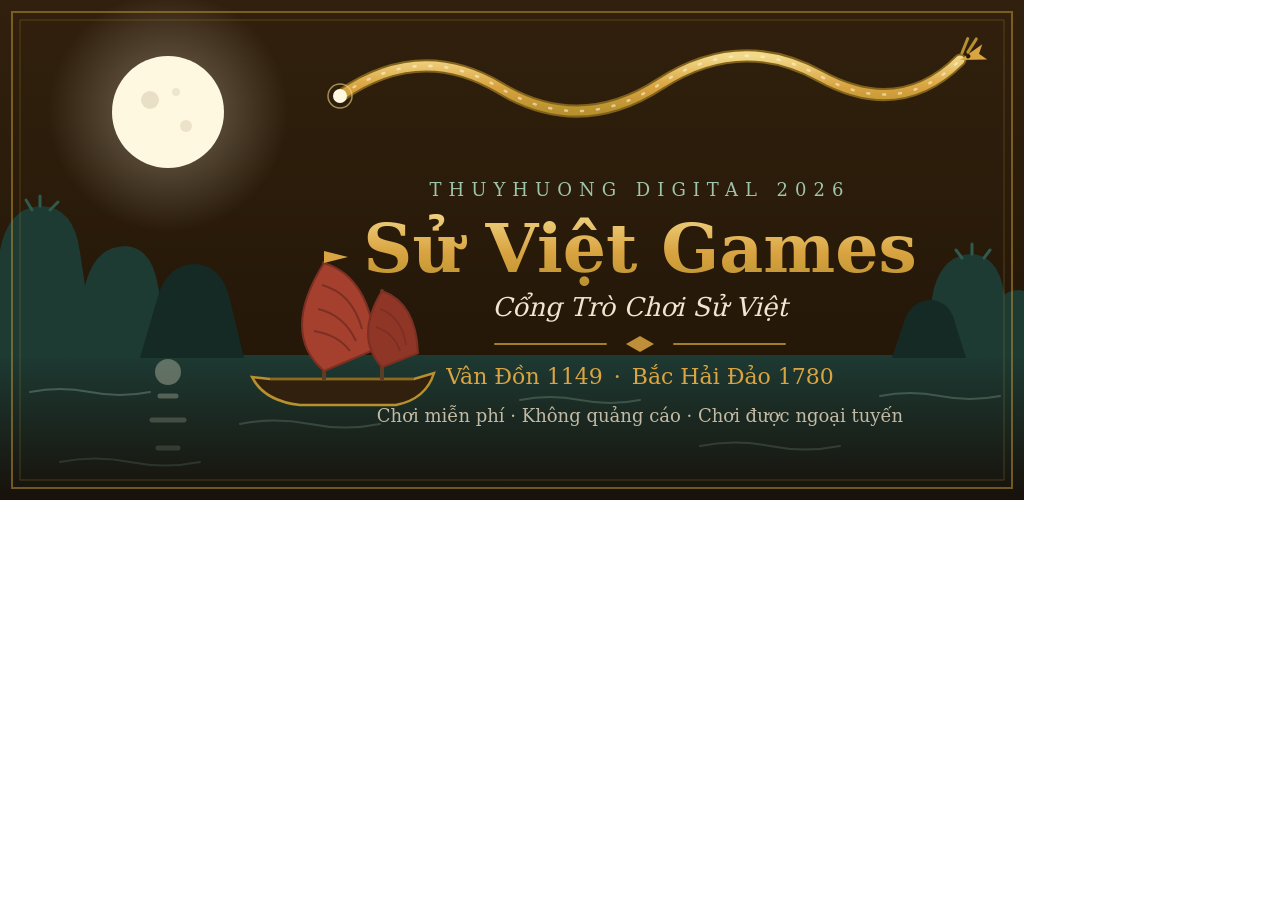
<file: store-assets/feature-graphic.html>
<!DOCTYPE html>
<html lang="vi">
<head>
<meta charset="UTF-8">
<title>Feature graphic 1024×500 — Sử Việt Games</title>
<style>
  * { margin: 0; padding: 0; }
  body { width: 1024px; height: 500px; overflow: hidden; }
  svg { display: block; }
</style>
</head>
<body>
<svg width="1024" height="500" viewBox="0 0 1024 500" xmlns="http://www.w3.org/2000/svg">
  <defs>
    <linearGradient id="sky" x1="0" y1="0" x2="0" y2="1">
      <stop offset="0" stop-color="#31200d"/>
      <stop offset="0.75" stop-color="#241708"/>
    </linearGradient>
    <linearGradient id="sea" x1="0" y1="0" x2="0" y2="1">
      <stop offset="0" stop-color="#1d3a33"/>
      <stop offset="1" stop-color="#17110a"/>
    </linearGradient>
    <radialGradient id="moonglow" cx="0.5" cy="0.5" r="0.5">
      <stop offset="0" stop-color="#fff8e0" stop-opacity="0.35"/>
      <stop offset="1" stop-color="#fff8e0" stop-opacity="0"/>
    </radialGradient>
    <linearGradient id="gold" x1="0" y1="0" x2="0" y2="1">
      <stop offset="0" stop-color="#f2d98a"/>
      <stop offset="0.55" stop-color="#d9a441"/>
      <stop offset="1" stop-color="#b8912e"/>
    </linearGradient>
  </defs>

  <!-- Nền trời & biển -->
  <rect width="1024" height="500" fill="url(#sky)"/>
  <rect y="355" width="1024" height="145" fill="url(#sea)"/>

  <!-- Trăng -->
  <circle cx="168" cy="112" r="120" fill="url(#moonglow)"/>
  <circle cx="168" cy="112" r="56" fill="#fff8e0"/>
  <circle cx="150" cy="100" r="9" fill="#e0d4bb" opacity="0.7"/>
  <circle cx="186" cy="126" r="6" fill="#e0d4bb" opacity="0.6"/>
  <circle cx="176" cy="92" r="4" fill="#e0d4bb" opacity="0.5"/>

  <!-- Rồng thiêng Hạ Long -->
  <g fill="none" stroke-linecap="round">
    <path d="M 340 96 Q 420 40 500 88 T 660 84 T 820 76 T 960 60"
          stroke="#8a6a1c" stroke-width="13" opacity="0.9"/>
    <path d="M 340 96 Q 420 40 500 88 T 660 84 T 820 76 T 960 60"
          stroke="url(#gold)" stroke-width="9"/>
    <path d="M 340 96 Q 420 40 500 88 T 660 84 T 820 76 T 960 60"
          stroke="#fff8e0" stroke-width="2.5" opacity="0.55" stroke-dasharray="2 14"/>
  </g>
  <!-- Đầu rồng -->
  <g transform="translate(960 60) rotate(-18)">
    <path d="M 0 0 L 26 -8 L 20 0 L 26 8 Z" fill="#d9a441"/>
    <path d="M 4 -6 L 14 -18 M 10 -5 L 22 -15" stroke="#b8912e" stroke-width="3" stroke-linecap="round" fill="none"/>
    <circle cx="9" cy="-1" r="2.2" fill="#241708"/>
  </g>
  <!-- Ngọc rồng -->
  <circle cx="340" cy="96" r="7" fill="#fff8e0"/>
  <circle cx="340" cy="96" r="12" fill="none" stroke="#f2d98a" stroke-width="1.5" opacity="0.6"/>

  <!-- Đảo đá vôi (lớp xa) -->
  <g fill="#1d3a33">
    <path d="M -10 358 L 0 250 Q 8 208 40 206 Q 74 206 80 252 L 96 358 Z"/>
    <path d="M 70 358 L 86 282 Q 96 246 126 246 Q 152 248 158 286 L 172 358 Z"/>
    <path d="M 920 358 L 934 288 Q 944 254 972 254 Q 998 256 1004 292 L 1018 358 Z"/>
    <path d="M 984 358 L 994 312 Q 1000 290 1020 290 L 1024 291 L 1024 358 Z"/>
  </g>
  <!-- Đảo đá vôi (lớp gần) -->
  <g fill="#152a25">
    <path d="M 140 358 L 158 296 Q 168 264 196 264 Q 222 266 230 300 L 244 358 Z"/>
    <path d="M 892 358 L 904 322 Q 911 300 932 300 Q 951 302 956 326 L 966 358 Z"/>
  </g>
  <!-- Cây trên đỉnh đảo -->
  <g stroke="#2f5a4e" stroke-width="3" stroke-linecap="round" fill="none">
    <path d="M 40 206 L 40 196 M 32 210 L 26 200 M 50 210 L 58 202"/>
    <path d="M 972 254 L 972 244 M 962 258 L 956 250 M 984 258 L 990 250"/>
  </g>

  <!-- Sóng biển -->
  <g stroke="#9ec5ab" stroke-width="2" fill="none" stroke-linecap="round">
    <path d="M 30 392 Q 60 386 90 392 T 150 392" opacity="0.30"/>
    <path d="M 240 424 Q 275 417 310 424 T 380 424" opacity="0.22"/>
    <path d="M 520 400 Q 550 394 580 400 T 640 400" opacity="0.25"/>
    <path d="M 700 446 Q 735 439 770 446 T 840 446" opacity="0.18"/>
    <path d="M 880 396 Q 910 390 940 396 T 1000 396" opacity="0.28"/>
    <path d="M 60 462 Q 95 455 130 462 T 200 462" opacity="0.15"/>
  </g>
  <!-- Ánh trăng trên nước -->
  <g stroke="#fff8e0" stroke-linecap="round">
    <path d="M 168 372 L 168 372.1" stroke-width="26" opacity="0.30"/>
    <path d="M 160 396 L 176 396" stroke-width="5" opacity="0.25"/>
    <path d="M 152 420 L 184 420" stroke-width="5" opacity="0.18"/>
    <path d="M 158 448 L 178 448" stroke-width="5" opacity="0.12"/>
  </g>

  <!-- Thuyền buồm cánh dơi -->
  <g transform="translate(330 355)">
    <!-- thân thuyền -->
    <path d="M -78 22 Q -66 46 -30 50 L 66 50 Q 96 44 104 18 L 84 24 L -60 24 Z" fill="#31200d" stroke="#b8912e" stroke-width="2.5"/>
    <path d="M -60 24 L 84 24" stroke="#8a6a1c" stroke-width="2"/>
    <!-- cột buồm -->
    <path d="M -6 24 L -6 -92 M 52 24 L 52 -64" stroke="#5c3d24" stroke-width="4" stroke-linecap="round"/>
    <!-- buồm chính (cánh dơi) -->
    <path d="M -6 -92 Q 40 -78 46 -6 L -6 16 Q -50 -22 -6 -92 Z" fill="#a5402e" stroke="#7c2f22" stroke-width="2"/>
    <path d="M -8 -70 Q 22 -62 32 -26 M -12 -46 Q 14 -40 26 -14 M -16 -24 Q 8 -20 20 -4"
          stroke="#7c2f22" stroke-width="2" fill="none"/>
    <!-- buồm mũi -->
    <path d="M 52 -64 Q 86 -52 88 -2 L 52 12 Q 24 -18 52 -64 Z" fill="#8f3627" stroke="#7c2f22" stroke-width="2"/>
    <path d="M 50 -46 Q 72 -38 76 -10 M 46 -28 Q 64 -22 70 -4" stroke="#7c2f22" stroke-width="1.8" fill="none"/>
    <!-- cờ vàng -->
    <path d="M -6 -92 L -6 -104 L 18 -98 L -6 -92 Z" fill="#d9a441"/>
  </g>

  <!-- Khối chữ -->
  <g text-anchor="middle" font-family="'DejaVu Serif', Georgia, serif">
    <text x="640" y="196" font-size="18" letter-spacing="7" fill="#9ec5ab">THUYHUONG DIGITAL 2026</text>
    <text x="640" y="272" font-size="68" font-weight="bold" fill="url(#gold)">Sử Việt Games</text>
    <text x="640" y="316" font-size="26" font-style="italic" fill="#fff8e0" opacity="0.92">Cổng Trò Chơi Sử Việt</text>
    <!-- hoa văn phân cách -->
    <g stroke="#b8912e" stroke-width="2" opacity="0.85">
      <path d="M 495 344 L 606 344 M 674 344 L 785 344" stroke-linecap="round"/>
      <path d="M 626 344 L 640 336 L 654 344 L 640 352 Z" fill="#d9a441" stroke="none"/>
    </g>
    <text x="640" y="384" font-size="22" fill="#d9a441">Vân Đồn 1149&#8194;·&#8194;Bắc Hải Đảo 1780</text>
    <text x="640" y="422" font-size="18" fill="#e0d4bb" opacity="0.85">Chơi miễn phí · Không quảng cáo · Chơi được ngoại tuyến</text>
  </g>

  <!-- Khung viền gốm -->
  <rect x="12" y="12" width="1000" height="476" fill="none" stroke="#b8912e" stroke-width="2" opacity="0.55"/>
  <rect x="20" y="20" width="984" height="460" fill="none" stroke="#b8912e" stroke-width="1" opacity="0.3"/>
</svg>
</body>
</html>
</file>
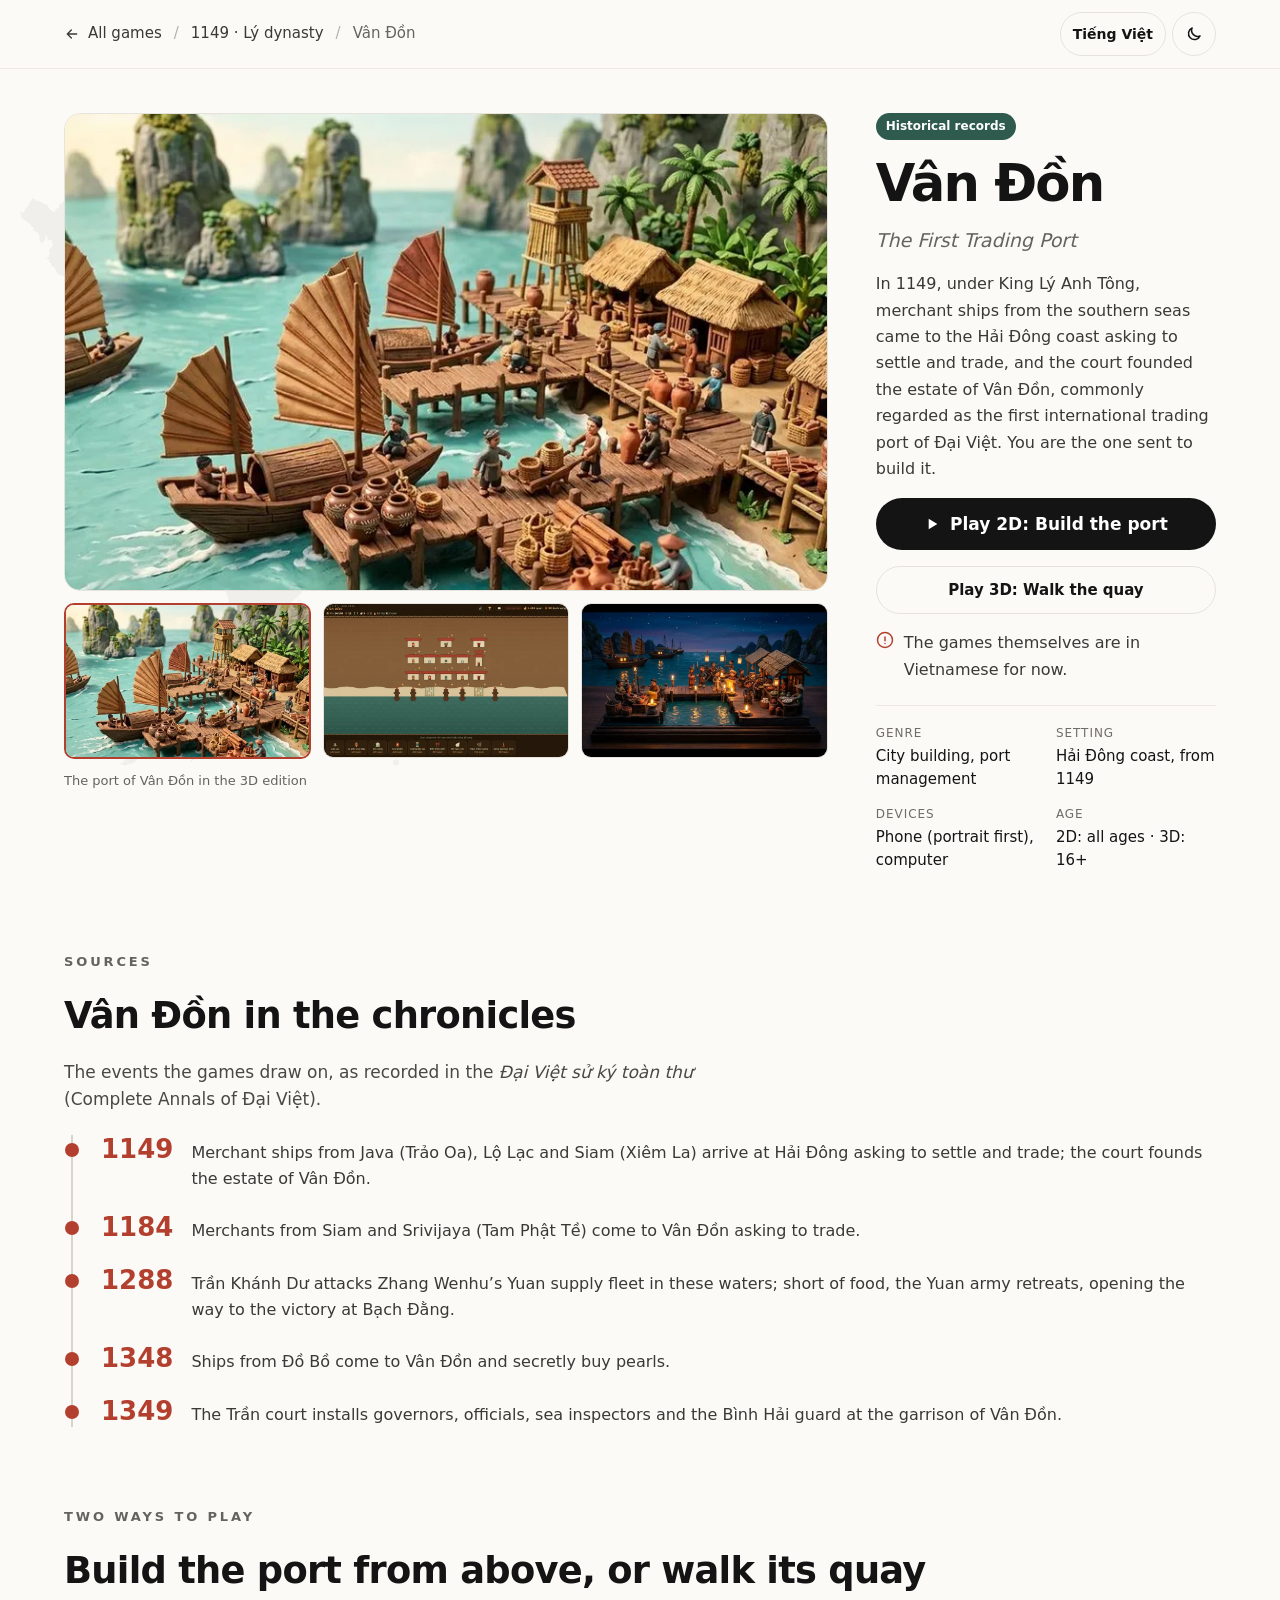
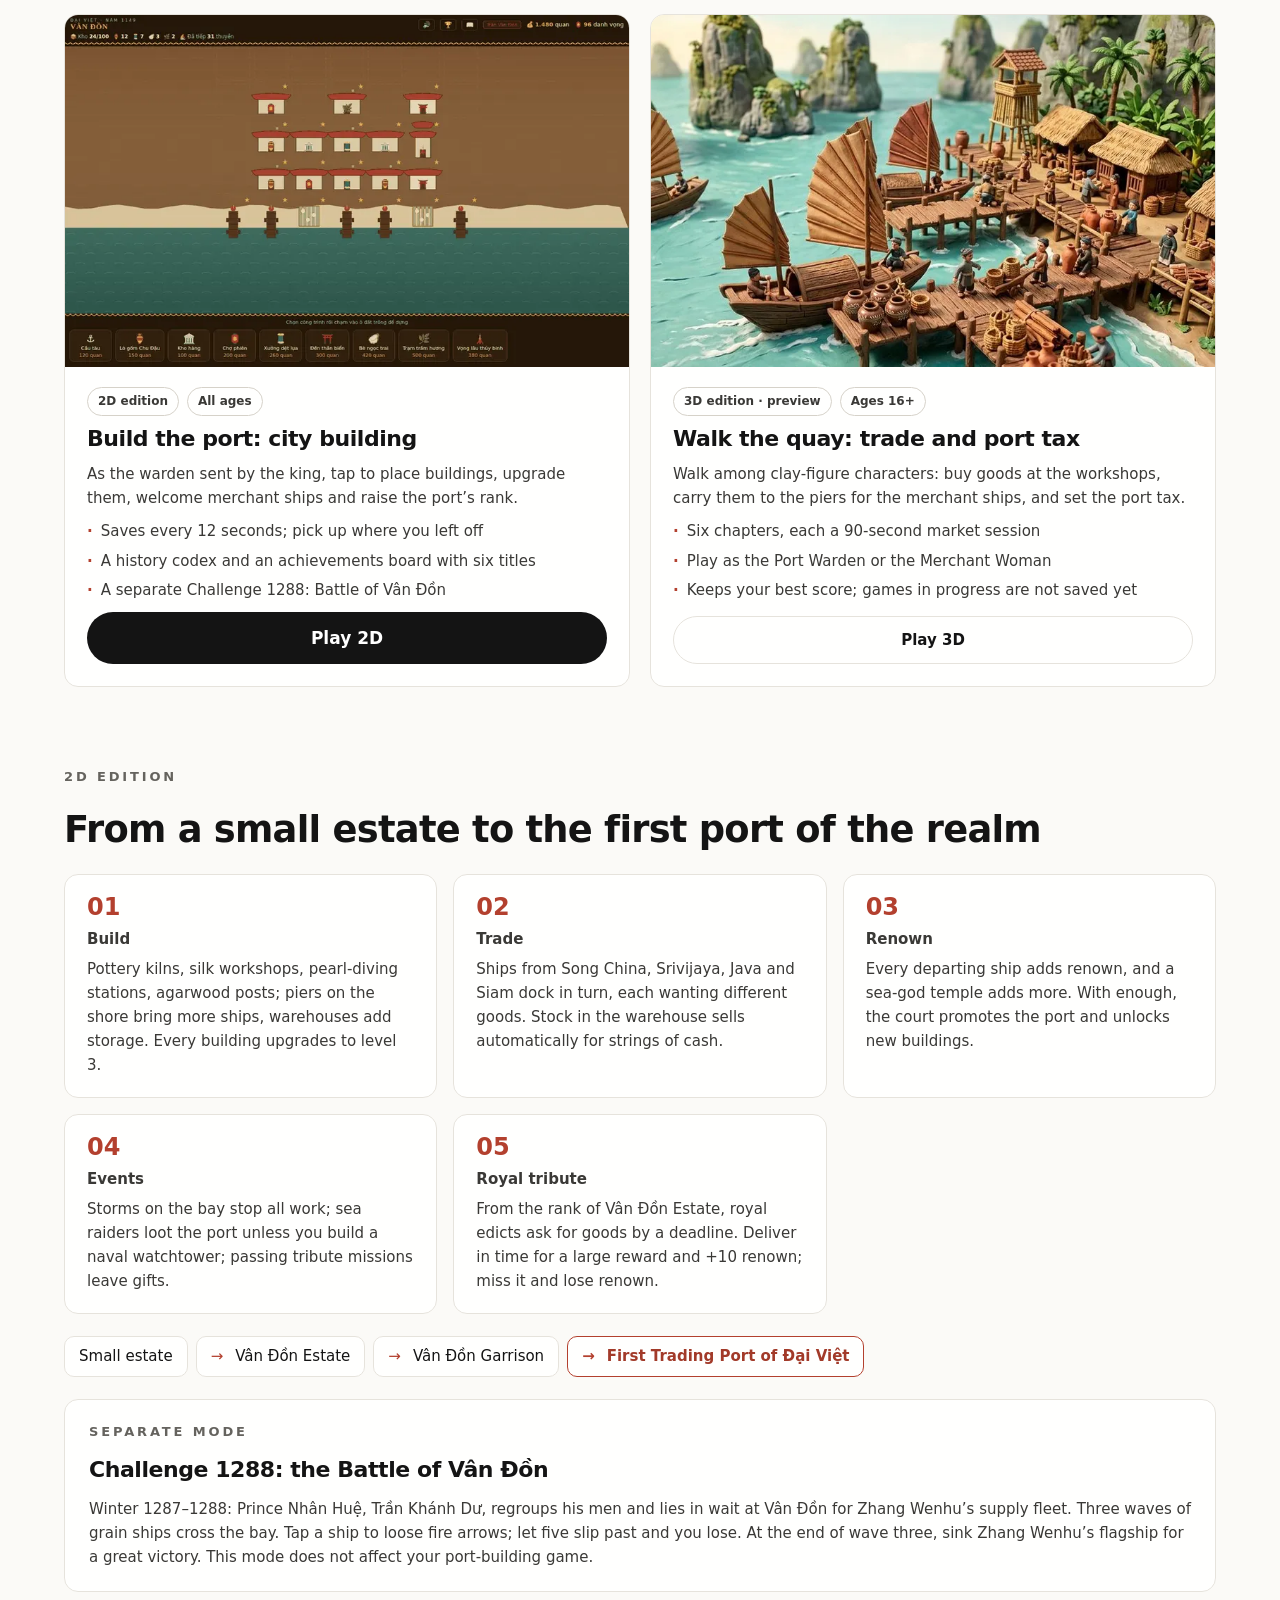
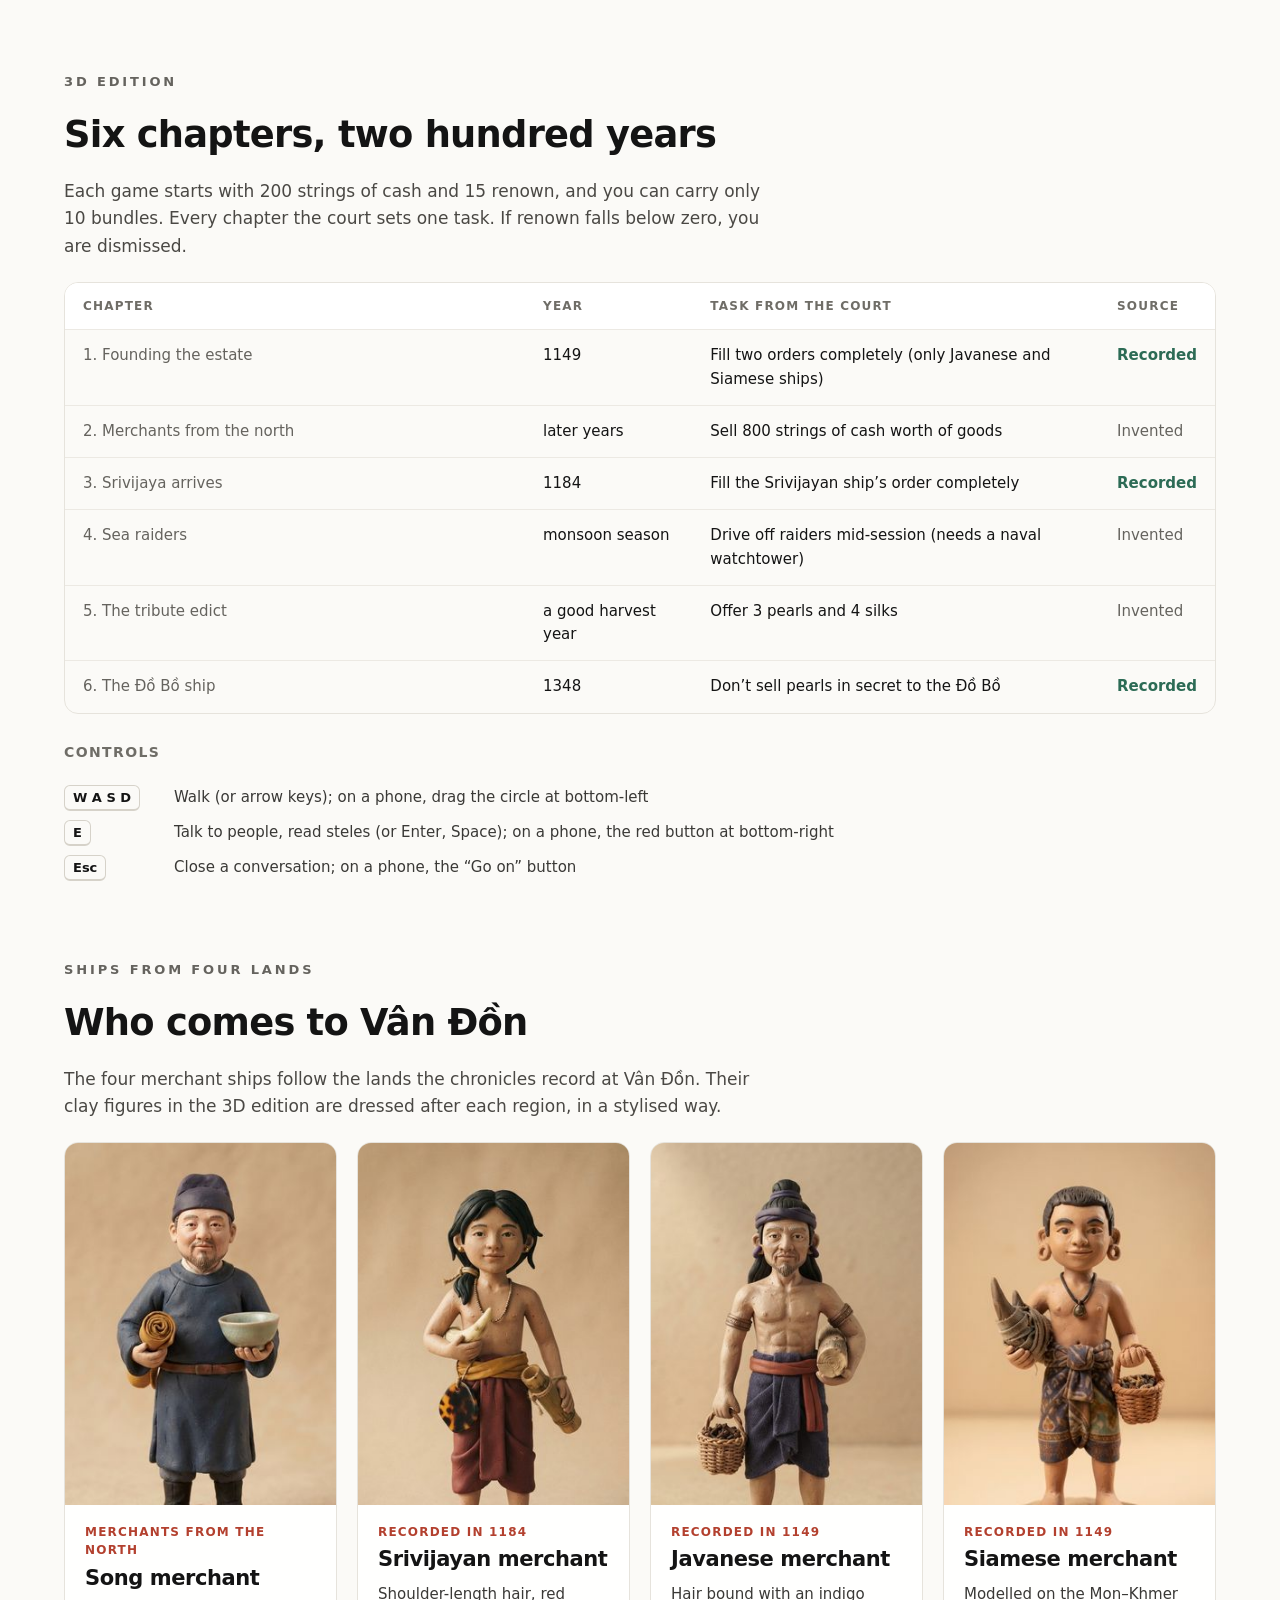
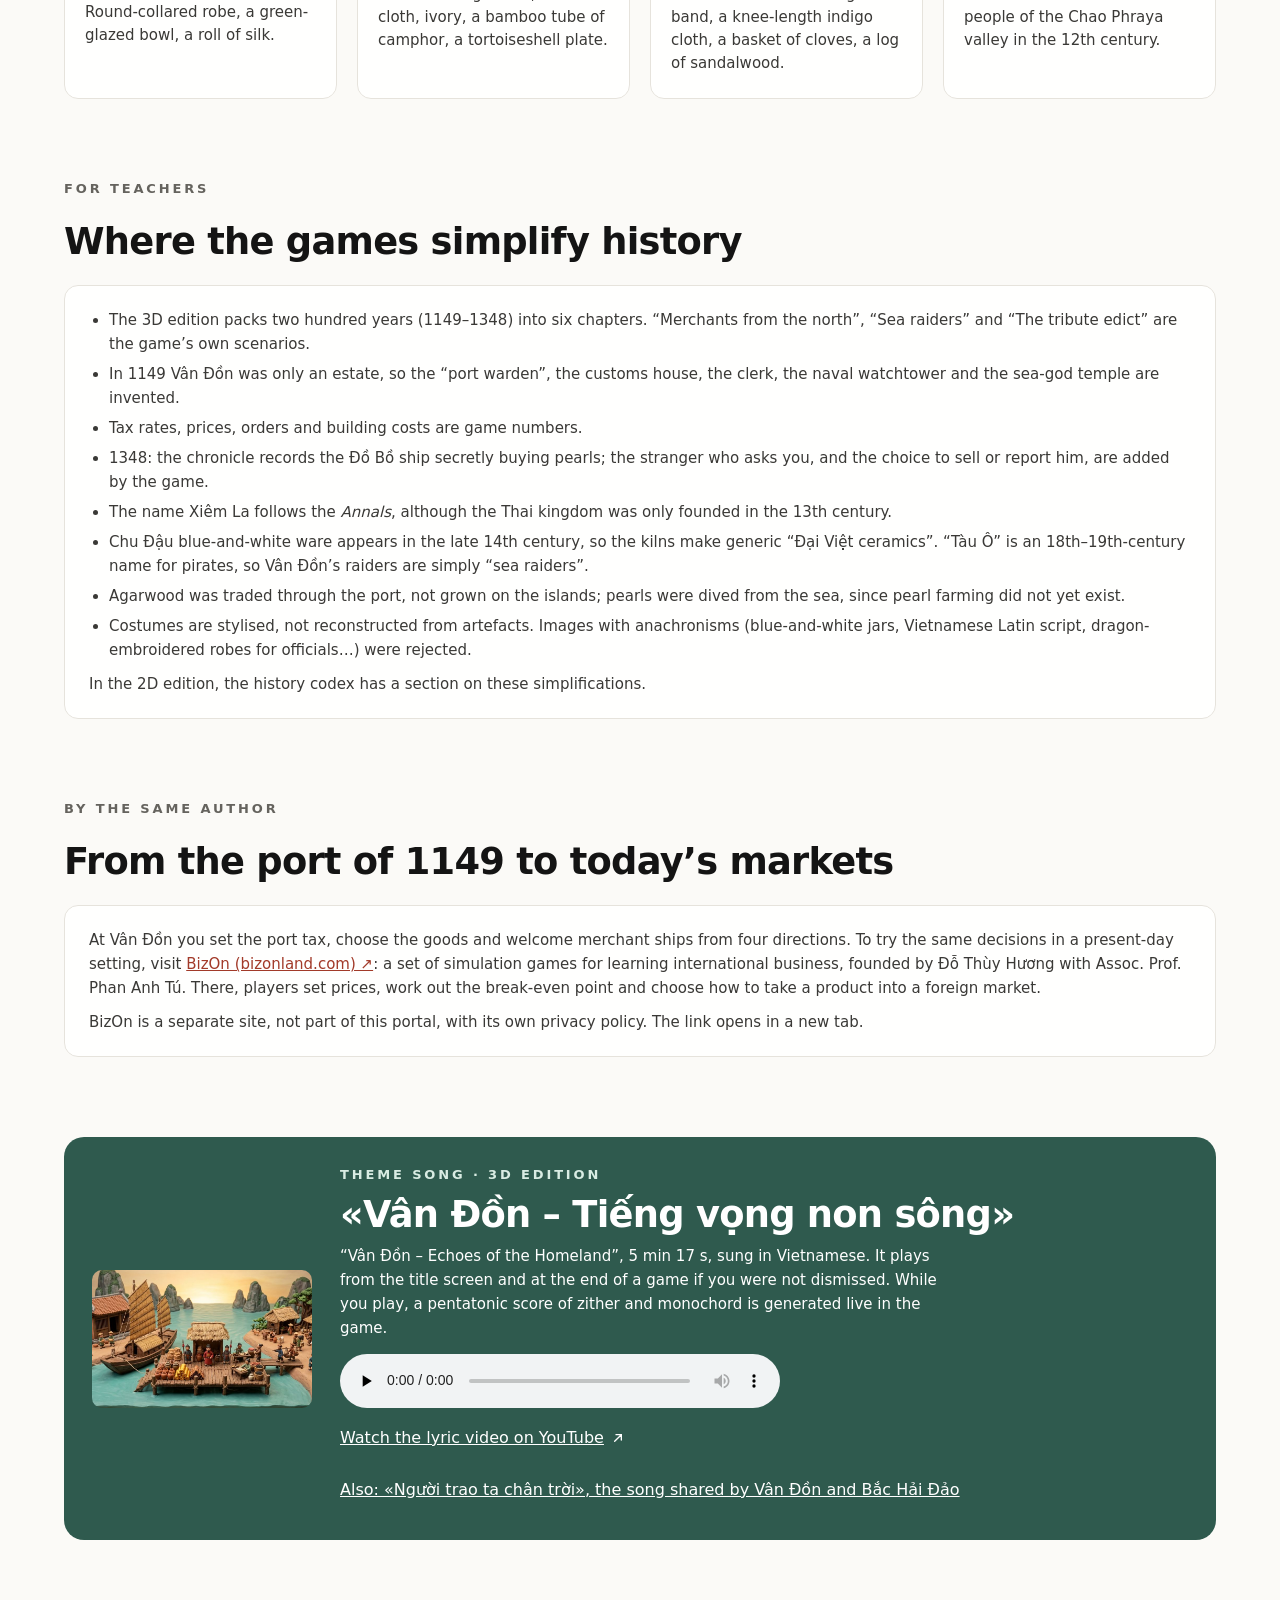
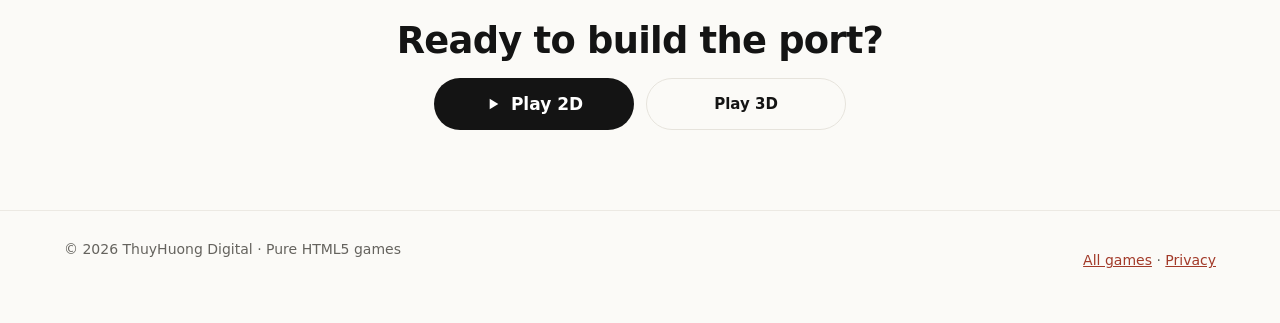
<file: van-don/gioi-thieu.html>
<!DOCTYPE html>
<html lang="en">
<head>
<meta charset="UTF-8">
<meta name="viewport" content="width=device-width, initial-scale=1.0">
<meta name="theme-color" content="#1f1509">
<script>(function(){try{var r=document.documentElement,l=localStorage.getItem('thd-lang'),m=localStorage.getItem('thd-theme');if(l==='vi'||l==='en')r.lang=l;if(m==='light'||m==='dark')r.setAttribute('data-theme',m);}catch(e){}})();</script>
<link rel="manifest" href="../manifest.webmanifest">
<link rel="icon" type="image/png" sizes="192x192" href="../icons/icon-192.png">
<link rel="apple-touch-icon" href="../icons/icon-192.png">
<title data-vi-text="Vân Đồn: Đệ Nhất Thương Cảng · ThuyHuong Digital">Vân Đồn: The First Trading Port · ThuyHuong Digital</title>
<meta name="description" content="Vân Đồn: build Đại Việt's first international trading port, founded in 1149 under King Lý Anh Tông. Welcome ships from Song China, Srivijaya, Java and Siam, and replay the Battle of Vân Đồn (1288). A 2D port builder and a 3D walking edition, free in your browser."
  data-vi-content="Vân Đồn: trò chơi dựng thương cảng theo sử liệu, năm 1149 đời Lý Anh Tông. Đón thuyền Tống, Tam Phật Tề, Trảo Oa, Xiêm La; thử thách trận Vân Đồn 1288. Bản 2D dựng bến và bản 3D dạo bến, chơi miễn phí trên trình duyệt.">
<meta property="og:title" content="Vân Đồn: The First Trading Port">
<meta property="og:description" content="Build the first international trading port of Đại Việt, following the Complete Annals of Đại Việt. Free in your browser.">
<meta property="og:image" content="../assets/portal/van-don-3d.webp">
<link rel="stylesheet" href="../assets/portal/site.css">
<link rel="stylesheet" href="../assets/portal/gioi-thieu.css">
</head>
<body>
<a class="skip" href="#noi-dung"><span lang="en">Skip to content</span><span lang="vi">Bỏ qua, đến nội dung</span></a>

<header class="top">
  <div class="wrap topIn">
    <nav aria-label="Breadcrumb" data-vi-aria-label="Đường dẫn">
      <ol class="crumbs">
        <li><a href="../index.html"><svg class="ic" viewBox="0 0 24 24" fill="none" stroke="currentColor" stroke-width="2" stroke-linecap="round" aria-hidden="true"><path d="M19 12H5M11 6l-6 6 6 6"/></svg><span lang="en">All games</span><span lang="vi">Cổng trò chơi</span></a></li>
        <li><a href="../index.html#era1149"><span lang="en">1149 · Lý dynasty</span><span lang="vi">1149 · Triều Lý</span></a></li>
        <li><span aria-current="page">Vân Đồn</span></li>
      </ol>
    </nav>
    <div class="prefs">
      <button id="prefLang" class="pref" type="button" hidden>Tiếng Việt</button>
      <button id="prefTheme" class="pref" type="button" hidden aria-label="Switch to dark mode">
        <svg class="i-moon" viewBox="0 0 24 24" fill="none" stroke="currentColor" stroke-width="2" stroke-linecap="round" stroke-linejoin="round" aria-hidden="true"><path d="M20 14.5A8 8 0 0 1 9.5 4a8 8 0 1 0 10.5 10.5z"/></svg>
        <svg class="i-sun" viewBox="0 0 24 24" fill="none" stroke="currentColor" stroke-width="2" stroke-linecap="round" aria-hidden="true"><circle cx="12" cy="12" r="4"/><path d="M12 2v2M12 20v2M4.9 4.9l1.4 1.4M17.7 17.7l1.4 1.4M2 12h2M20 12h2M4.9 19.1l1.4-1.4M17.7 6.3l1.4-1.4"/></svg>
      </button>
    </div>
  </div>
</header>

<main id="noi-dung" class="wrap">
  <div class="hero">
    <figure class="gallery">
      <div class="main">
        <img id="shot" src="../assets/portal/van-don-3d.webp" width="800" height="500"
          alt="Vân Đồn 3D: a clay-model quay with merchant junks and piers"
          data-vi-alt="Vân Đồn 3D: bến cảng đất nặn với thuyền buôn và cầu tàu">
      </div>
      <ul class="thumbs" aria-label="Choose a picture" data-vi-aria-label="Chọn ảnh">
        <li><button type="button" aria-pressed="true" data-src="../assets/portal/van-don-3d.webp"
          data-alt-en="Vân Đồn 3D: a clay-model quay with merchant junks and piers" data-alt-vi="Vân Đồn 3D: bến cảng đất nặn với thuyền buôn và cầu tàu"
          data-cap-en="The port of Vân Đồn in the 3D edition" data-cap-vi="Bến Vân Đồn trong bản 3D">
          <img src="../assets/portal/van-don-3d.webp" width="800" height="500" alt="Picture 1: the port in 3D" data-vi-alt="Ảnh 1: bến cảng bản 3D"></button></li>
        <li><button type="button" aria-pressed="false" data-src="../assets/portal/van-don.webp"
          data-alt-en="Vân Đồn 2D: tiled-roof buildings along the bay" data-alt-vi="Vân Đồn 2D: các công trình mái ngói dựng ven vịnh"
          data-cap-en="2D edition: building the port from a sandy shore" data-cap-vi="Bản 2D: dựng bến từ bãi cát ven vịnh">
          <img src="../assets/portal/van-don.webp" width="800" height="500" alt="Picture 2: 2D edition" data-vi-alt="Ảnh 2: bản 2D"></button></li>
        <li><button type="button" aria-pressed="false" data-src="../assets/portal/van-don-cho-dem.webp"
          data-alt-en="A night market on the pier, candlelight and sailing junks" data-alt-vi="Chợ đêm trên cầu tàu, đèn nến và thuyền buồm"
          data-cap-en="The night market on the pier, shown at the end of a session in 3D" data-cap-vi="Chợ đêm trên cầu tàu, hiện khi hết phiên trong bản 3D">
          <img src="../assets/portal/van-don-cho-dem.webp" width="800" height="500" alt="Picture 3: night market" data-vi-alt="Ảnh 3: chợ đêm"></button></li>
      </ul>
      <figcaption id="shotCap" aria-live="polite">The port of Vân Đồn in the 3D edition</figcaption>
    </figure>

    <div class="aside">
      <span class="tag su"><span lang="en">Historical records</span><span lang="vi">Theo sử liệu</span></span>
      <h1>Vân Đồn</h1>
      <span class="alias"><span lang="en">The First Trading Port</span><span lang="vi">Đệ Nhất Thương Cảng</span></span>
      <p lang="en">In 1149, under King Lý Anh Tông, merchant ships from the southern seas came to the Hải Đông coast asking to
        settle and trade, and the court founded the estate of Vân Đồn, commonly regarded as the first international
        trading port of Đại Việt. You are the one sent to build it.</p>
      <p lang="vi">Năm 1149, đời vua Lý Anh Tông, thuyền buôn các nước phương Nam vào Hải Đông xin cư trú
        buôn bán, và triều đình cho lập trang Vân Đồn, thường được coi là thương cảng quốc tế
        đầu tiên của Đại Việt. Bạn là người được giao dựng bến.</p>
      <a class="btn btnFill" href="index.html"><svg class="ic" viewBox="0 0 24 24" fill="currentColor" aria-hidden="true"><path d="M7 4l13 8-13 8z"/></svg><span lang="en">Play 2D: Build the port</span><span lang="vi">Chơi bản 2D: Dựng bến</span></a>
      <a class="btn btnLine" href="../van-don-3d/index.html"><span lang="en">Play 3D: Walk the quay</span><span lang="vi">Chơi bản 3D: Dạo bến</span></a>
      <p class="langNote" lang="en"><svg viewBox="0 0 24 24" fill="none" stroke="currentColor" stroke-width="2" stroke-linecap="round" aria-hidden="true"><circle cx="12" cy="12" r="10"/><path d="M12 8v5M12 16.5v.01"/></svg>The games themselves are in Vietnamese for now.</p>
      <dl class="facts">
        <div><dt><span lang="en">Genre</span><span lang="vi">Thể loại</span></dt><dd><span lang="en">City building, port management</span><span lang="vi">Xây dựng, quản lý thương cảng</span></dd></div>
        <div><dt><span lang="en">Setting</span><span lang="vi">Bối cảnh</span></dt><dd><span lang="en">Hải Đông coast, from 1149</span><span lang="vi">Vịnh Hải Đông, từ năm 1149</span></dd></div>
        <div><dt><span lang="en">Devices</span><span lang="vi">Thiết bị</span></dt><dd><span lang="en">Phone (portrait first), computer</span><span lang="vi">Điện thoại (ưu tiên màn dọc), máy tính</span></dd></div>
        <div><dt><span lang="en">Age</span><span lang="vi">Độ tuổi</span></dt><dd><span lang="en">2D: all ages · 3D: 16+</span><span lang="vi">2D: mọi lứa tuổi · 3D: từ 16 tuổi</span></dd></div>
      </dl>
    </div>
  </div>

  <section class="blk" aria-labelledby="h-su-lieu">
    <span class="eyebrow"><span lang="en">Sources</span><span lang="vi">Sử liệu</span></span>
    <h2 id="h-su-lieu"><span lang="en">Vân Đồn in the chronicles</span><span lang="vi">Vân Đồn trong chính sử</span></h2>
    <p class="lead" lang="en">The events the games draw on, as recorded in the <em>Đại Việt sử ký toàn thư</em> (Complete Annals of Đại Việt).</p>
    <p class="lead" lang="vi">Những mốc trò chơi dựa vào, theo <em>Đại Việt sử ký toàn thư</em>.</p>
    <ol class="miles">
      <li><b>1149</b><span lang="en">Merchant ships from Java (Trảo Oa), Lộ Lạc and Siam (Xiêm La) arrive at Hải Đông asking to settle and trade; the court founds the estate of Vân Đồn.</span><span lang="vi">Thuyền buôn Trảo Oa, Lộ Lạc, Xiêm La vào Hải Đông xin cư trú buôn bán; triều đình cho lập trang Vân Đồn.</span></li>
      <li><b>1184</b><span lang="en">Merchants from Siam and Srivijaya (Tam Phật Tề) come to Vân Đồn asking to trade.</span><span lang="vi">Người buôn Xiêm La và Tam Phật Tề vào Vân Đồn xin buôn bán.</span></li>
      <li><b>1288</b><span lang="en">Trần Khánh Dư attacks Zhang Wenhu’s Yuan supply fleet in these waters; short of food, the Yuan army retreats, opening the way to the victory at Bạch Đằng.</span><span lang="vi">Trần Khánh Dư đánh đoàn thuyền lương của Trương Văn Hổ ở vùng biển này; quân Nguyên cạn lương phải rút, mở đường cho đại thắng Bạch Đằng.</span></li>
      <li><b>1348</b><span lang="en">Ships from Đồ Bồ come to Vân Đồn and secretly buy pearls.</span><span lang="vi">Thuyền Đồ Bồ đến Vân Đồn ngầm mua ngọc trai.</span></li>
      <li><b>1349</b><span lang="en">The Trần court installs governors, officials, sea inspectors and the Bình Hải guard at the garrison of Vân Đồn.</span><span lang="vi">Nhà Trần đặt quan trấn, quan lộ, sát hải sứ và quân Bình Hải ở trấn Vân Đồn.</span></li>
    </ol>
  </section>

  <section class="blk" aria-labelledby="h-phien-ban">
    <span class="eyebrow"><span lang="en">Two ways to play</span><span lang="vi">Hai cách chơi</span></span>
    <h2 id="h-phien-ban"><span lang="en">Build the port from above, or walk its quay</span><span lang="vi">Dựng bến từ trên cao, hoặc tự đi trên bến</span></h2>
    <ul class="vers">
      <li class="ver">
        <img src="../assets/portal/van-don.webp" width="800" height="500" loading="lazy" alt="2D edition: the port seen from above" data-vi-alt="Bản 2D: bến cảng nhìn từ trên cao">
        <div class="verBody">
          <div class="tagRow"><span class="tag line"><span lang="en">2D edition</span><span lang="vi">Bản 2D</span></span><span class="tag line"><span lang="en">All ages</span><span lang="vi">Mọi lứa tuổi</span></span></div>
          <h3><span lang="en">Build the port: city building</span><span lang="vi">Dựng bến: xây dựng thương cảng</span></h3>
          <p lang="en">As the warden sent by the king, tap to place buildings, upgrade them, welcome merchant ships and raise the port’s rank.</p>
          <p lang="vi">Bạn là quan trấn thủ được vua giao dựng bến. Chạm để đặt công trình, nâng cấp, đón thương thuyền và thăng hạng bến.</p>
          <ul>
            <li><span lang="en">Saves every 12 seconds; pick up where you left off</span><span lang="vi">Tự lưu mỗi 12 giây, vào lại chơi tiếp ván cũ</span></li>
            <li><span lang="en">A history codex and an achievements board with six titles</span><span lang="vi">Có Sổ sử ký, Bảng thành tích với 6 danh hiệu</span></li>
            <li><span lang="en">A separate Challenge 1288: Battle of Vân Đồn</span><span lang="vi">Có chế độ Thử thách 1288: Trận Vân Đồn</span></li>
          </ul>
          <a class="btn btnFill" href="index.html"><span lang="en">Play 2D</span><span lang="vi">Chơi bản 2D</span></a>
        </div>
      </li>
      <li class="ver">
        <img src="../assets/portal/van-don-3d.webp" width="800" height="500" loading="lazy" alt="3D edition: the clay-model port" data-vi-alt="Bản 3D: bến cảng đất nặn">
        <div class="verBody">
          <div class="tagRow"><span class="tag line"><span lang="en">3D edition · preview</span><span lang="vi">Bản 3D · thử nghiệm</span></span><span class="tag line"><span lang="en">Ages 16+</span><span lang="vi">Từ 16 tuổi</span></span></div>
          <h3><span lang="en">Walk the quay: trade and port tax</span><span lang="vi">Dạo bến: buôn bán và thuế cảng</span></h3>
          <p lang="en">Walk among clay-figure characters: buy goods at the workshops, carry them to the piers for the merchant ships, and set the port tax.</p>
          <p lang="vi">Tự đi lại trên bến giữa các tượng đất nặn: ghé lò xưởng mua hàng, mang ra cầu tàu giao cho thương thuyền, và định mức thuế cảng.</p>
          <ul>
            <li><span lang="en">Six chapters, each a 90-second market session</span><span lang="vi">Sáu chương, mỗi chương một phiên chợ 90 giây</span></li>
            <li><span lang="en">Play as the Port Warden or the Merchant Woman</span><span lang="vi">Chọn nhân vật Quan trấn thủ hoặc Nữ thương chủ</span></li>
            <li><span lang="en">Keeps your best score; games in progress are not saved yet</span><span lang="vi">Chỉ lưu kỷ lục điểm, chưa lưu ván chơi dở</span></li>
          </ul>
          <a class="btn btnLine" href="../van-don-3d/index.html"><span lang="en">Play 3D</span><span lang="vi">Chơi bản 3D</span></a>
        </div>
      </li>
    </ul>
  </section>

  <section class="blk" aria-labelledby="h-2d">
    <span class="eyebrow"><span lang="en">2D edition</span><span lang="vi">Bản 2D</span></span>
    <h2 id="h-2d"><span lang="en">From a small estate to the first port of the realm</span><span lang="vi">Từ trang nhỏ đến đệ nhất thương cảng</span></h2>
    <ol class="loop">
      <li><b><span lang="en">Build</span><span lang="vi">Kiến thiết</span></b><span lang="en">Pottery kilns, silk workshops, pearl-diving stations, agarwood posts; piers on the shore bring more ships, warehouses add storage. Every building upgrades to level 3.</span><span lang="vi">Dựng lò gốm, xưởng dệt lụa, bến mò ngọc trai, trạm trầm hương; cầu tàu ven bờ đón thêm thuyền; kho tăng sức chứa. Mỗi công trình nâng được tới cấp 3.</span></li>
      <li><b><span lang="en">Trade</span><span lang="vi">Giao thương</span></b><span lang="en">Ships from Song China, Srivijaya, Java and Siam dock in turn, each wanting different goods. Stock in the warehouse sells automatically for strings of cash.</span><span lang="vi">Thương thuyền Tống, Tam Phật Tề, Trảo Oa, Xiêm La lần lượt cập bến; mỗi nước chuộng mặt hàng khác nhau. Hàng trong kho tự bán ra thu quan tiền.</span></li>
      <li><b><span lang="en">Renown</span><span lang="vi">Danh vọng</span></b><span lang="en">Every departing ship adds renown, and a sea-god temple adds more. With enough, the court promotes the port and unlocks new buildings.</span><span lang="vi">Mỗi thuyền rời bến cho danh vọng; đền thần biển cộng thêm. Đủ danh vọng, triều đình thăng hạng bến và mở công trình mới.</span></li>
      <li><b><span lang="en">Events</span><span lang="vi">Biến cố</span></b><span lang="en">Storms on the bay stop all work; sea raiders loot the port unless you build a naval watchtower; passing tribute missions leave gifts.</span><span lang="vi">Bão trên vịnh làm mọi việc đình trệ; giặc biển cướp bến nếu chưa dựng Vọng lâu thủy binh; đoàn cống sứ ghé ngang biếu quà.</span></li>
      <li><b><span lang="en">Royal tribute</span><span lang="vi">Cống phẩm triều đình</span></b><span lang="en">From the rank of Vân Đồn Estate, royal edicts ask for goods by a deadline. Deliver in time for a large reward and +10 renown; miss it and lose renown.</span><span lang="vi">Từ hạng Trang Vân Đồn, chiếu chỉ định kỳ đòi dâng sản vật trong hạn. Dâng kịp được thưởng lớn và +10 danh vọng; trễ hạn bị trừ danh vọng.</span></li>
    </ol>
    <ol class="ladder" aria-label="Ranks of the port" data-vi-aria-label="Các hạng của bến">
      <li><span lang="en">Small estate</span><span lang="vi">Trang nhỏ</span></li><li><span lang="en">Vân Đồn Estate</span><span lang="vi">Trang Vân Đồn</span></li><li><span lang="en">Vân Đồn Garrison</span><span lang="vi">Trấn Vân Đồn</span></li><li><span lang="en">First Trading Port of Đại Việt</span><span lang="vi">Đệ Nhất Thương Cảng Đại Việt</span></li>
    </ol>
    <div class="box">
      <span class="eyebrow"><span lang="en">Separate mode</span><span lang="vi">Chế độ riêng</span></span>
      <h3><span lang="en">Challenge 1288: the Battle of Vân Đồn</span><span lang="vi">Thử thách 1288: Trận Vân Đồn</span></h3>
      <p lang="en">Winter 1287–1288: Prince Nhân Huệ, Trần Khánh Dư, regroups his men and lies in wait at Vân Đồn for Zhang Wenhu’s
        supply fleet. Three waves of grain ships cross the bay. Tap a ship to loose fire arrows; let five slip past and you lose.
        At the end of wave three, sink Zhang Wenhu’s flagship for a great victory. This mode does not affect your port-building game.</p>
      <p lang="vi">Đông 1287–1288, Nhân Huệ Vương Trần Khánh Dư thu tàn quân, phục ở Vân Đồn chờ đoàn thuyền
        lương của Trương Văn Hổ. Ba đợt thuyền lương giặc vượt vịnh: chạm vào thuyền để bắn tên lửa,
        để lọt 5 thuyền là thua. Cuối đợt 3, đánh chìm soái thuyền Trương Văn Hổ để đại thắng.
        Chế độ này không ảnh hưởng ván xây dựng đang chơi.</p>
    </div>
  </section>

  <section class="blk" aria-labelledby="h-3d">
    <span class="eyebrow"><span lang="en">3D edition</span><span lang="vi">Bản 3D</span></span>
    <h2 id="h-3d"><span lang="en">Six chapters, two hundred years</span><span lang="vi">Sáu chương, hai trăm năm</span></h2>
    <p class="lead" lang="en">Each game starts with 200 strings of cash and 15 renown, and you can carry only 10 bundles.
      Every chapter the court sets one task. If renown falls below zero, you are dismissed.</p>
    <p class="lead" lang="vi">Mỗi ván bắt đầu với 200 quan tiền và 15 danh vọng; gánh chỉ mang được 10 kiện.
      Mỗi chương triều đình giao một việc. Danh vọng xuống dưới 0 là bị bãi chức.</p>
    <div class="tblBox" tabindex="0" role="region" aria-labelledby="h-3d">
      <table>
        <thead><tr><th scope="col"><span lang="en">Chapter</span><span lang="vi">Chương</span></th><th scope="col"><span lang="en">Year</span><span lang="vi">Năm</span></th><th scope="col"><span lang="en">Task from the court</span><span lang="vi">Việc triều đình giao</span></th><th scope="col"><span lang="en">Source</span><span lang="vi">Nguồn</span></th></tr></thead>
        <tbody>
          <tr><th scope="row"><span lang="en">1. Founding the estate</span><span lang="vi">1. Lập trang</span></th><td>1149</td><td><span lang="en">Fill two orders completely (only Javanese and Siamese ships)</span><span lang="vi">Giao trọn 2 đơn hàng (chỉ có thuyền Trảo Oa, Xiêm La)</span></td><td class="su"><span lang="en">Recorded</span><span lang="vi">Theo sử</span></td></tr>
          <tr><th scope="row"><span lang="en">2. Merchants from the north</span><span lang="vi">2. Khách buôn phương Bắc</span></th><td><span lang="en">later years</span><span lang="vi">những năm sau</span></td><td><span lang="en">Sell 800 strings of cash worth of goods</span><span lang="vi">Bán được 800 quan tiền hàng</span></td><td class="dung"><span lang="en">Invented</span><span lang="vi">Trò chơi dựng</span></td></tr>
          <tr><th scope="row"><span lang="en">3. Srivijaya arrives</span><span lang="vi">3. Tam Phật Tề đến</span></th><td>1184</td><td><span lang="en">Fill the Srivijayan ship’s order completely</span><span lang="vi">Giao trọn đơn của thuyền Tam Phật Tề</span></td><td class="su"><span lang="en">Recorded</span><span lang="vi">Theo sử</span></td></tr>
          <tr><th scope="row"><span lang="en">4. Sea raiders</span><span lang="vi">4. Giặc biển</span></th><td><span lang="en">monsoon season</span><span lang="vi">mùa gió bấc</span></td><td><span lang="en">Drive off raiders mid-session (needs a naval watchtower)</span><span lang="vi">Đẩy lui giặc biển giữa phiên (cần Vọng lâu thủy binh)</span></td><td class="dung"><span lang="en">Invented</span><span lang="vi">Trò chơi dựng</span></td></tr>
          <tr><th scope="row"><span lang="en">5. The tribute edict</span><span lang="vi">5. Chiếu đòi cống</span></th><td><span lang="en">a good harvest year</span><span lang="vi">năm được mùa</span></td><td><span lang="en">Offer 3 pearls and 4 silks</span><span lang="vi">Dâng 3 ngọc trai và 4 lụa</span></td><td class="dung"><span lang="en">Invented</span><span lang="vi">Trò chơi dựng</span></td></tr>
          <tr><th scope="row"><span lang="en">6. The Đồ Bồ ship</span><span lang="vi">6. Thuyền Đồ Bồ</span></th><td>1348</td><td><span lang="en">Don’t sell pearls in secret to the Đồ Bồ</span><span lang="vi">Không bán lén ngọc trai cho người Đồ Bồ</span></td><td class="su"><span lang="en">Recorded</span><span lang="vi">Theo sử</span></td></tr>
        </tbody>
      </table>
    </div>
    <span class="h3"><span lang="en">Controls</span><span lang="vi">Điều khiển</span></span>
    <dl class="keys">
      <div><dt><kbd>W A S D</kbd></dt><dd><span lang="en">Walk (or arrow keys); on a phone, drag the circle at bottom-left</span><span lang="vi">Đi lại (hoặc phím mũi tên); điện thoại: kéo vòng tròn góc trái</span></dd></div>
      <div><dt><kbd>E</kbd></dt><dd><span lang="en">Talk to people, read steles (or Enter, Space); on a phone, the red button at bottom-right</span><span lang="vi">Gặp người, đọc bia (hoặc Enter, Space); điện thoại: nút đỏ góc phải</span></dd></div>
      <div><dt><kbd>Esc</kbd></dt><dd><span lang="en">Close a conversation; on a phone, the “Go on” button</span><span lang="vi">Đóng bảng hội thoại; điện thoại: nút «Đi tiếp»</span></dd></div>
    </dl>
  </section>

  <section class="blk" aria-labelledby="h-thuong-nhan">
    <span class="eyebrow"><span lang="en">Ships from four lands</span><span lang="vi">Thương thuyền bốn phương</span></span>
    <h2 id="h-thuong-nhan"><span lang="en">Who comes to Vân Đồn</span><span lang="vi">Ai cập bến Vân Đồn</span></h2>
    <p class="lead" lang="en">The four merchant ships follow the lands the chronicles record at Vân Đồn. Their clay figures in the 3D
      edition are dressed after each region, in a stylised way.</p>
    <p class="lead" lang="vi">Bốn thuyền buôn trong game lấy theo các nước sử chép có đến Vân Đồn. Tượng đất nặn
      trong bản 3D được dựng theo trang phục từng vùng, có cách điệu.</p>
    <ul class="caps">
      <li class="cap sm">
        <img src="../van-don-3d/assets/thuong-nhan-tong.jpg" width="300" height="471" loading="lazy" alt="Clay figure of a Song Chinese merchant" data-vi-alt="Tượng đất nặn thương nhân nhà Tống">
        <div class="capBody">
          <span class="capRole"><span lang="en">Merchants from the north</span><span lang="vi">Khách buôn phương Bắc</span></span>
          <h3><span lang="en">Song merchant</span><span lang="vi">Thương nhân Tống</span></h3>
          <p lang="en">Round-collared robe, a green-glazed bowl, a roll of silk.</p>
          <p lang="vi">Áo cổ tròn, bát men xanh, cuộn lụa.</p>
        </div>
      </li>
      <li class="cap sm">
        <img src="../van-don-3d/assets/thuong-nhan-tam-phat-te.jpg" width="300" height="471" loading="lazy" alt="Clay figure of a Srivijayan merchant" data-vi-alt="Tượng đất nặn thương nhân Tam Phật Tề">
        <div class="capBody">
          <span class="capRole"><span lang="en">Recorded in 1184</span><span lang="vi">Sử chép năm 1184</span></span>
          <h3><span lang="en">Srivijayan merchant</span><span lang="vi">Thương nhân Tam Phật Tề</span></h3>
          <p lang="en">Shoulder-length hair, red cloth, ivory, a bamboo tube of camphor, a tortoiseshell plate.</p>
          <p lang="vi">Tóc ngang vai, vải đỏ, ngà voi, ống tre long não, tấm đồi mồi.</p>
        </div>
      </li>
      <li class="cap sm">
        <img src="../van-don-3d/assets/thuong-nhan-trao-oa.jpg" width="300" height="471" loading="lazy" alt="Clay figure of a Javanese merchant" data-vi-alt="Tượng đất nặn thương nhân Trảo Oa">
        <div class="capBody">
          <span class="capRole"><span lang="en">Recorded in 1149</span><span lang="vi">Sử chép năm 1149</span></span>
          <h3><span lang="en">Javanese merchant</span><span lang="vi">Thương nhân Trảo Oa</span></h3>
          <p lang="en">Hair bound with an indigo band, a knee-length indigo cloth, a basket of cloves, a log of sandalwood.</p>
          <p lang="vi">Búi tóc quấn dải chàm, vải chàm ngang gối, giỏ đinh hương, khúc đàn hương.</p>
        </div>
      </li>
      <li class="cap sm">
        <img src="../van-don-3d/assets/thuong-nhan-xiem-la.jpg" width="300" height="471" loading="lazy" alt="Clay figure of a Siamese merchant" data-vi-alt="Tượng đất nặn thương nhân Xiêm La">
        <div class="capBody">
          <span class="capRole"><span lang="en">Recorded in 1149</span><span lang="vi">Sử chép năm 1149</span></span>
          <h3><span lang="en">Siamese merchant</span><span lang="vi">Thương nhân Xiêm La</span></h3>
          <p lang="en">Modelled on the Mon–Khmer people of the Chao Phraya valley in the 12th century.</p>
          <p lang="vi">Dựng theo cư dân Môn–Khmer vùng Chao Phraya thế kỷ 12.</p>
        </div>
      </li>
    </ul>
  </section>

  <section class="blk" aria-labelledby="h-gian-luoc">
    <span class="eyebrow"><span lang="en">For teachers</span><span lang="vi">Cho thầy cô</span></span>
    <h2 id="h-gian-luoc"><span lang="en">Where the games simplify history</span><span lang="vi">Chỗ trò chơi giản lược</span></h2>
    <div class="box">
      <ul lang="en">
        <li>The 3D edition packs two hundred years (1149–1348) into six chapters. “Merchants from the north”, “Sea raiders” and “The tribute edict” are the game’s own scenarios.</li>
        <li>In 1149 Vân Đồn was only an estate, so the “port warden”, the customs house, the clerk, the naval watchtower and the sea-god temple are invented.</li>
        <li>Tax rates, prices, orders and building costs are game numbers.</li>
        <li>1348: the chronicle records the Đồ Bồ ship secretly buying pearls; the stranger who asks you, and the choice to sell or report him, are added by the game.</li>
        <li>The name Xiêm La follows the <em>Annals</em>, although the Thai kingdom was only founded in the 13th century.</li>
        <li>Chu Đậu blue-and-white ware appears in the late 14th century, so the kilns make generic “Đại Việt ceramics”. “Tàu Ô” is an 18th–19th-century name for pirates, so Vân Đồn’s raiders are simply “sea raiders”.</li>
        <li>Agarwood was traded through the port, not grown on the islands; pearls were dived from the sea, since pearl farming did not yet exist.</li>
        <li>Costumes are stylised, not reconstructed from artefacts. Images with anachronisms (blue-and-white jars, Vietnamese Latin script, dragon-embroidered robes for officials…) were rejected.</li>
      </ul>
      <ul lang="vi">
        <li>Bản 3D gói hai trăm năm (1149–1348) vào sáu chương. Ba chương «Khách buôn phương Bắc», «Giặc biển», «Chiếu đòi cống» là cách dựng của trò chơi.</li>
        <li>Năm 1149 Vân Đồn mới là trang, nên «quan trấn thủ», Nhà thuế quan, thư lại, vọng lâu thủy binh và đền thần biển là hư cấu.</li>
        <li>Mức thuế, giá hàng, đơn hàng và giá công trình là số liệu trò chơi.</li>
        <li>Chương 1348: sử chép thuyền Đồ Bồ ngầm mua ngọc trai; việc người lạ hỏi mua và lựa chọn bán lén hay báo quan là tình huống trò chơi dựng thêm.</li>
        <li>Tên Xiêm La chép theo <em>Toàn thư</em>, dù vương quốc của người Thái đến thế kỷ 13 mới lập.</li>
        <li>Gốm hoa lam Chu Đậu ra đời cuối thế kỷ 14, nên lò gốm trong game gọi chung là «gốm Đại Việt». «Giặc Tàu Ô» là tên gọi thế kỷ 18–19, nên bến Vân Đồn gọi là «giặc biển».</li>
        <li>Trầm hương là hàng trung chuyển, không phải sản vật của đảo; ngọc trai là ngọc mò ngoài biển, thời ấy chưa có nghề nuôi cấy.</li>
        <li>Trang phục nhân vật được cách điệu, không phục dựng theo hiện vật. Ảnh có chi tiết lệch niên đại (gốm hoa lam, chữ quốc ngữ, áo thêu rồng cho quan…) đã bị loại.</li>
      </ul>
      <p class="src"><span lang="en">In the 2D edition, the history codex has a section on these simplifications.</span><span lang="vi">Trong bản 2D, Sổ sử ký có mục «Chỗ trò chơi giản lược» nói rõ các điểm này.</span></p>
    </div>
  </section>

  <section class="blk" aria-labelledby="h-bizon">
    <span class="eyebrow"><span lang="en">By the same author</span><span lang="vi">Cùng tác giả</span></span>
    <h2 id="h-bizon"><span lang="en">From the port of 1149 to today’s markets</span><span lang="vi">Từ thương cảng 1149 đến thương trường hôm nay</span></h2>
    <div class="box">
      <p lang="en">At Vân Đồn you set the port tax, choose the goods and welcome merchant ships from four directions. To try the same
        decisions in a present-day setting, visit <a href="https://bizonland.com/" target="_blank" rel="noopener">BizOn (bizonland.com) ↗</a>:
        a set of simulation games for learning international business, founded by Đỗ Thùy Hương with Assoc. Prof. Phan Anh Tú. There,
        players set prices, work out the break-even point and choose how to take a product into a foreign market.</p>
      <p lang="vi">Ở Vân Đồn, bạn định mức thuế, chọn mặt hàng và đón thuyền buôn bốn phương. Muốn thử những quyết định ấy
        trong bối cảnh ngày nay, mời bạn sang <a href="https://bizonland.com/" target="_blank" rel="noopener">BizOn (bizonland.com) ↗</a>:
        bộ trò chơi mô phỏng học kinh doanh quốc tế do Đỗ Thùy Hương sáng lập cùng PGS.TS. Phan Anh Tú. Ở đó người chơi
        định giá, tính điểm hòa vốn và chọn cách đưa sản phẩm ra thị trường nước ngoài.</p>
      <p class="src"><span lang="en">BizOn is a separate site, not part of this portal, with its own privacy policy. The link opens in a new tab.</span><span lang="vi">BizOn là trang riêng, không thuộc cổng trò chơi này và có chính sách quyền riêng tư riêng. Liên kết mở ở thẻ mới.</span></p>
    </div>
  </section>

  <section class="band" aria-labelledby="h-bai-hat">
    <img src="../van-don-3d/assets/ben-hoang-hon.jpg" width="1100" height="528" loading="lazy" alt="The clay-model port of Vân Đồn at sunset" data-vi-alt="Bến Vân Đồn lúc hoàng hôn, mô hình đất nặn" style="width:220px;height:138px">
    <div class="bandTxt">
      <span class="eyebrow"><span lang="en">Theme song · 3D edition</span><span lang="vi">Bài hát chủ đề · bản 3D</span></span>
      <h2 id="h-bai-hat">«Vân Đồn – Tiếng vọng non sông»</h2>
      <p lang="en">“Vân Đồn – Echoes of the Homeland”, 5 min 17 s, sung in Vietnamese. It plays from the title screen and at the end of a game
        if you were not dismissed. While you play, a pentatonic score of zither and monochord is generated live in the game.</p>
      <p lang="vi">Bài hát dài 5 phút 17 giây, có ở màn mở đầu và tự phát ở màn kết thúc khi bạn không bị bãi chức.
        Lúc chơi, nhạc nền ngũ cung đàn tranh, đàn bầu được tạo trực tiếp trong game.</p>
      <audio controls preload="none" src="../van-don-3d/assets/nhac/van-don-tieng-vong-non-song.mp3">
        <span lang="en">Your browser cannot play this audio.</span><span lang="vi">Trình duyệt của bạn chưa phát được âm thanh.</span>
      </audio>
      <a href="https://youtu.be/RaACW3fvrQM" target="_blank" rel="noopener"><span lang="en">Watch the lyric video on YouTube</span><span lang="vi">Xem lyric video trên YouTube</span><svg class="ic" viewBox="0 0 24 24" fill="none" stroke="currentColor" stroke-width="2" stroke-linecap="round" aria-hidden="true" style="margin-left:6px"><path d="M7 17L17 7M9 7h8v8"/></svg></a>

      <a href="../index.html#music"><span lang="en">Also: «Người trao ta chân trời», the song shared by Vân Đồn and Bắc Hải Đảo</span><span lang="vi">Nghe thêm «Người trao ta chân trời», bài hát chung của Vân Đồn và Bắc Hải Đảo</span></a>    </div>
  </section>

  <div class="cta">
    <h2><span lang="en">Ready to build the port?</span><span lang="vi">Sẵn sàng dựng bến?</span></h2>
    <div class="row">
      <a class="btn btnFill" href="index.html"><svg class="ic" viewBox="0 0 24 24" fill="currentColor" aria-hidden="true"><path d="M7 4l13 8-13 8z"/></svg><span lang="en">Play 2D</span><span lang="vi">Chơi bản 2D</span></a>
      <a class="btn btnLine" href="../van-don-3d/index.html"><span lang="en">Play 3D</span><span lang="vi">Chơi bản 3D</span></a>
    </div>
  </div>
</main>

<footer>
  <div class="wrap footIn">
    <span>© 2026 ThuyHuong Digital · <span lang="en">Pure HTML5 games</span><span lang="vi">Trò chơi HTML5 thuần</span></span>
    <span><a href="../index.html"><span lang="en">All games</span><span lang="vi">Về cổng trò chơi</span></a> · <a href="../privacy.html"><span lang="en">Privacy</span><span lang="vi">Quyền riêng tư</span></a></span>
  </div>
</footer>

<script src="../assets/portal/site.js"></script>
<script src="../assets/portal/gallery.js"></script>
<script>
'use strict';
if('serviceWorker' in navigator){
  addEventListener('load', () => { navigator.serviceWorker.register('../sw.js').catch(()=>{}); });
}
</script>
</body>
</html>
</file>
<file: assets/portal/site.css>
/* ThuyHuong Digital: nền chung cho cổng game và các trang giới thiệu:
   bảng màu gốm Lý–Trần ở chế độ sáng và tối, ẩn hiện theo ngôn ngữ
   (tiếng Anh mặc định, tiếng Việt), nút chuyển, bản đồ Việt Nam chìm.
   Chế độ mặc định theo máy; người dùng chọn thì lưu trong localStorage. */

/* ===== Chế độ sáng (hiện đại tối giản: nền trung tính, một màu nhấn đỏ son) ===== */
:root{
  color-scheme:light;
  --ground:#fbfaf7; --panel:#ffffff; --panel-hi:#f3f1ec; --line:#e6e3dc; --rule:#ece9e3;
  --wood:#d9d5cc; --chip:#d6d2c9; --sep:#b5b1a8;
  --son:#b3402e; --on-son:#ffffff;
  --dong:#b3402e; --dong-link:#a23a29; --dong-hi:#7a2a1d;
  --fill:#141414; --fill-hi:#333333; --on-fill:#ffffff;
  --nga:#141414; --nga-2:#3a3936; --muted:#65635e; --label:#6f6d67; --soft:#4a4844;
  --celadon:#2c6b55; --sea:#2f5a4e; --on-sea:#ffffff; --on-sea-2:#d9ece3; --img-bg:#eceae4;
  --hero-bg:#fbfaf7; --hero-ink:#141414; --hero-ink-2:#4a4844; --hero-eyebrow:#b3402e;
  --hero-rule:#e6e3dc; --hero-line:#141414; --hero-wave:rgba(20,20,20,.06);
  --map-ink:#141414; --map-opacity:.045; --shadow:0 1px 2px rgba(0,0,0,.04),0 16px 40px -12px rgba(0,0,0,.14);
  /* --serif giữ tên cũ nhưng nay là chữ không chân đậm cho tiêu đề */
  --serif:ui-sans-serif,system-ui,-apple-system,"Segoe UI",Roboto,"Helvetica Neue",Arial,"Noto Sans",sans-serif;
  --sans:ui-sans-serif,system-ui,-apple-system,"Segoe UI",Roboto,"Helvetica Neue",Arial,"Noto Sans",sans-serif;
}
/* ===== Chế độ tối ===== */
@media (prefers-color-scheme: dark){
  :root:not([data-theme="light"]){
    color-scheme:dark;
    --ground:#0f0f0e; --panel:#181817; --panel-hi:#20201e; --line:#2b2b28; --rule:#242422;
    --wood:#3a3a37; --chip:#3e3e3a; --sep:#55554f;
    --son:#d4604b; --on-son:#ffffff;
    --dong:#ef8a73; --dong-link:#f29a86; --dong-hi:#ffc4b5;
    --fill:#f4f3ef; --fill-hi:#ffffff; --on-fill:#0f0f0e;
    --nga:#f4f3ef; --nga-2:#d8d6d0; --muted:#a3a19b; --label:#9d9b95; --soft:#c9c7c1;
    --celadon:#8fc7ad; --sea:#2f5a4e; --on-sea:#ffffff; --on-sea-2:#d9ece3; --img-bg:#1d1d1b;
    --hero-bg:#0f0f0e; --hero-ink:#f4f3ef; --hero-ink-2:#c9c7c1; --hero-eyebrow:#ef8a73;
    --hero-rule:#2b2b28; --hero-line:#f4f3ef; --hero-wave:rgba(255,255,255,.06);
    --map-ink:#ffffff; --map-opacity:.035; --shadow:0 1px 2px rgba(0,0,0,.3),0 16px 40px -12px rgba(0,0,0,.6);
  }
}
:root[data-theme="dark"]{
  color-scheme:dark;
  --ground:#0f0f0e; --panel:#181817; --panel-hi:#20201e; --line:#2b2b28; --rule:#242422;
  --wood:#3a3a37; --chip:#3e3e3a; --sep:#55554f;
  --son:#d4604b; --on-son:#ffffff;
  --dong:#ef8a73; --dong-link:#f29a86; --dong-hi:#ffc4b5;
  --fill:#f4f3ef; --fill-hi:#ffffff; --on-fill:#0f0f0e;
  --nga:#f4f3ef; --nga-2:#d8d6d0; --muted:#a3a19b; --label:#9d9b95; --soft:#c9c7c1;
  --celadon:#8fc7ad; --sea:#2f5a4e; --on-sea:#ffffff; --on-sea-2:#d9ece3; --img-bg:#1d1d1b;
  --hero-bg:#0f0f0e; --hero-ink:#f4f3ef; --hero-ink-2:#c9c7c1; --hero-eyebrow:#ef8a73;
  --hero-rule:#2b2b28; --hero-line:#f4f3ef; --hero-wave:rgba(255,255,255,.06);
  --map-ink:#ffffff; --map-opacity:.035; --shadow:0 1px 2px rgba(0,0,0,.3),0 16px 40px -12px rgba(0,0,0,.6);
}

/* ===== Nền tảng ===== */
*{margin:0;padding:0;box-sizing:border-box}
html{scroll-behavior:smooth;background:var(--ground)}
body{color:var(--nga);font-family:var(--sans);line-height:1.55;-webkit-font-smoothing:antialiased;
  background:transparent;min-height:100vh}
a{color:var(--dong-link)} a:hover{color:var(--dong-hi)}
:focus-visible{outline:2px solid var(--dong-hi);outline-offset:3px;border-radius:6px}
img{display:block;max-width:100%;height:auto}
[hidden]{display:none !important}

/* ===== Ngôn ngữ: mỗi đoạn có hai bản, chỉ hiện bản đang chọn ===== */
/* .pref (nút chuyển) và .keep (ví dụ lời bài hát tiếng Việt) luôn hiện */
html[lang="en"] body [lang="vi"]:not(.pref):not(.keep),
html[lang="vi"] body [lang="en"]:not(.pref):not(.keep){display:none !important}

/* ===== Bản đồ Việt Nam chìm (gồm Hoàng Sa, Trường Sa) =====
   Đường biên: Natural Earth (phạm vi công cộng) qua gói world-atlas, rút gọn;
   Hoàng Sa vẽ theo toạ độ các đảo chính. Nhúng thẳng làm data: để mặt nạ chạy
   ở mọi nơi (mask từ tệp ngoài cần cùng nguồn) và bớt một lần tải. */
:root{--map-svg:url("data:image/svg+xml,%3Csvg xmlns=%22http://www.w3.org/2000/svg%22 viewBox=%220 0 577 624%22%3E%3Cpath d=%22M227.6 363.8L226.8 362.2L227.2 361.7L226.5 359.8L229.0 356.5L225.4 353.7L224.7 351.0L230.3 349.7L230.0 348.1L231.2 346.6L231.8 344.2L232.9 343.8L233.2 341.3L230.1 338.3L229.7 335.6L227.4 335.6L226.7 335.2L226.4 332.7L225.3 332.6L224.9 331.7L223.2 331.7L222.2 332.5L221.8 332.1L219.8 328.4L216.8 326.2L216.3 323.4L213.4 321.1L214.8 317.6L216.4 317.9L219.3 316.1L222.1 315.2L224.7 311.6L224.2 309.0L220.2 309.8L219.1 309.4L216.8 306.8L213.5 305.4L212.7 304.4L211.9 301.3L209.7 300.2L205.9 299.7L205.4 298.0L203.7 296.9L202.9 295.3L202.0 295.4L202.5 291.8L201.8 290.8L200.8 290.7L199.8 292.8L197.7 295.1L197.1 295.3L196.9 294.7L195.8 294.9L195.0 294.2L193.7 291.1L194.0 289.0L191.2 287.5L190.3 286.5L189.7 284.7L189.7 273.1L189.3 272.4L188.3 273.4L185.0 272.2L184.0 270.1L184.3 269.3L182.1 266.9L180.7 264.3L181.1 262.9L180.2 260.6L179.2 260.4L177.7 262.2L176.3 261.7L169.9 256.2L162.3 247.2L158.6 245.1L155.5 239.2L154.0 237.8L153.6 236.5L154.0 233.5L153.5 232.2L152.5 231.7L151.8 229.7L149.0 226.9L148.7 224.7L146.5 223.9L145.8 224.2L144.9 226.0L142.1 224.2L142.0 221.9L139.7 222.0L139.1 220.9L137.1 219.7L136.7 219.2L137.0 217.4L134.2 214.9L133.8 213.8L135.0 208.7L135.6 208.1L137.0 208.1L137.3 207.4L135.0 204.1L133.2 204.1L130.3 202.7L127.7 202.6L126.9 201.2L125.9 200.9L123.7 201.0L119.5 200.2L118.7 199.0L116.5 198.3L113.7 196.2L110.8 192.9L108.2 192.7L106.0 190.1L103.9 189.3L102.2 187.9L100.4 188.0L99.9 186.1L97.9 184.7L93.0 182.6L91.3 183.0L88.8 181.4L88.1 180.2L86.5 180.0L86.7 179.3L88.7 178.3L90.5 176.4L93.8 175.5L94.6 173.1L95.7 172.7L95.0 169.6L93.0 168.0L92.1 165.9L92.3 164.8L95.7 165.9L96.8 165.6L97.5 164.5L101.1 163.7L102.9 164.6L103.6 165.8L105.4 164.7L106.9 164.6L108.2 166.0L111.8 167.9L113.3 167.9L114.6 167.3L115.9 167.7L117.7 163.5L123.3 160.4L123.7 158.1L121.3 157.3L122.3 155.6L125.2 153.8L125.9 152.7L127.7 152.7L128.8 152.2L128.5 149.3L129.4 149.0L127.0 146.6L127.1 145.0L123.8 143.1L118.8 144.2L117.3 142.9L117.6 140.8L118.6 140.5L118.8 139.6L118.4 138.4L115.8 136.9L114.4 135.4L108.9 135.6L106.1 134.4L106.4 133.7L108.6 132.2L109.4 130.6L111.4 131.5L113.2 130.6L115.9 126.1L111.2 123.9L109.7 121.5L107.2 121.1L103.1 116.3L100.8 116.3L99.7 114.8L95.9 113.6L94.5 113.6L92.7 115.7L86.9 117.2L85.6 118.1L84.0 118.2L82.7 120.8L83.0 122.0L81.1 123.2L81.3 125.1L80.2 125.7L79.3 125.6L76.1 122.7L72.9 122.1L70.8 119.4L70.3 119.2L67.6 120.5L63.3 118.8L61.8 119.0L58.8 117.8L56.4 114.8L54.3 110.4L51.6 108.6L51.0 106.3L49.4 104.9L49.5 102.9L48.1 101.9L46.2 101.8L46.6 101.1L49.1 99.8L49.4 96.5L50.7 94.0L48.1 95.0L49.8 92.2L52.8 89.0L51.8 82.5L48.0 83.8L47.1 79.1L46.4 78.6L45.8 79.2L45.2 83.7L43.1 85.5L40.4 85.7L39.5 82.8L39.8 80.5L38.1 75.9L33.7 73.7L33.3 72.0L34.0 71.1L31.6 69.5L30.4 67.3L23.3 62.2L21.3 59.8L21.4 58.9L20.0 56.1L21.0 55.1L23.7 55.5L24.3 54.9L25.1 52.2L30.1 46.8L29.0 45.2L30.5 44.8L31.8 42.2L33.3 41.2L35.2 42.2L35.9 44.2L36.9 44.2L38.0 43.4L39.0 44.3L42.0 45.2L44.2 47.0L47.4 48.0L50.0 52.9L54.2 54.8L55.6 54.4L55.6 52.6L59.3 50.5L59.5 49.7L58.8 48.9L59.3 47.7L63.2 45.3L65.7 40.5L66.2 40.4L69.3 42.5L69.6 45.0L72.1 48.3L73.2 48.7L74.8 46.8L74.8 44.0L76.5 41.3L78.7 40.0L87.1 49.0L88.3 49.3L89.1 50.7L90.7 51.7L91.7 50.9L93.2 43.3L95.0 40.7L101.5 39.0L101.4 42.3L105.4 44.5L109.6 42.2L113.6 38.5L115.0 39.7L115.7 39.1L117.7 39.5L119.3 39.3L122.0 36.2L124.0 35.0L123.0 28.6L125.4 27.2L125.8 25.5L126.7 25.2L128.3 25.8L132.5 22.9L136.7 21.3L138.5 21.8L139.7 19.2L142.0 17.3L142.8 17.4L143.9 19.8L145.1 20.8L147.4 21.3L148.9 24.2L151.1 25.8L151.9 29.6L157.3 30.2L159.8 31.8L163.6 35.8L164.4 34.9L167.7 34.7L169.1 33.0L174.2 33.0L177.0 34.1L178.2 37.4L179.8 38.0L186.8 36.4L187.9 35.0L191.5 36.2L192.6 37.9L194.8 37.3L197.3 40.1L199.5 40.1L199.7 41.1L197.9 42.2L195.4 48.8L194.0 49.3L192.5 47.6L191.4 48.2L189.4 54.5L190.0 58.2L193.6 59.6L194.7 63.0L193.7 64.4L195.1 69.3L194.1 72.2L194.3 73.2L195.1 73.5L197.2 71.7L199.3 73.0L202.5 73.3L204.5 75.3L206.5 74.6L208.0 74.9L208.4 76.3L207.2 79.1L211.3 80.9L214.2 83.4L215.7 83.8L218.1 83.2L219.3 84.5L221.0 88.0L224.0 85.9L225.2 86.8L225.3 88.2L227.2 88.7L228.1 87.6L231.2 87.8L234.2 87.0L236.2 85.7L237.6 85.7L239.7 86.4L240.9 88.4L245.8 92.6L243.4 94.3L242.9 93.6L243.4 92.7L242.6 90.9L241.5 90.7L241.1 91.5L240.8 90.8L239.8 92.5L239.4 90.9L238.9 91.2L239.1 92.3L237.7 91.0L236.5 91.7L237.9 92.2L237.9 93.6L236.9 94.0L236.4 95.5L235.4 95.5L235.0 96.1L233.3 95.5L233.2 96.9L232.1 96.7L232.4 98.3L231.5 98.6L231.8 98.8L231.0 98.6L230.7 100.1L228.9 99.8L227.8 98.0L227.8 99.7L228.3 99.9L227.9 100.1L225.8 99.9L223.6 98.8L223.4 99.4L224.7 100.5L221.7 101.1L221.3 104.3L222.5 104.6L222.1 107.4L221.3 108.7L222.0 110.9L220.4 111.7L215.7 112.3L216.6 112.8L215.0 113.9L215.2 114.5L213.4 114.8L210.2 113.6L213.4 110.4L211.9 110.7L210.9 111.7L211.0 110.9L210.1 111.6L209.7 110.7L209.4 112.0L209.4 111.0L208.7 110.7L209.1 112.0L207.6 111.2L207.4 111.7L208.7 113.1L207.7 114.0L205.6 113.8L203.1 112.3L202.0 112.3L205.5 115.6L203.8 115.7L202.9 114.5L203.3 115.6L202.6 116.7L201.2 114.5L200.2 114.7L198.9 113.7L200.8 113.0L199.8 111.0L198.4 111.4L197.3 110.8L196.5 111.2L196.8 111.7L193.9 111.2L195.4 111.7L194.4 112.0L195.5 113.9L198.2 114.4L198.3 115.7L197.7 116.7L196.8 115.9L196.1 116.7L197.7 118.0L198.0 119.8L197.5 120.2L196.8 119.7L197.6 121.2L199.5 122.8L200.2 124.9L198.7 123.5L196.8 124.4L194.7 124.1L196.2 125.6L193.7 126.9L193.0 126.8L191.8 125.5L193.3 128.0L189.2 130.4L190.4 130.7L191.5 130.1L191.0 131.0L191.5 132.9L190.0 133.4L189.2 134.5L191.7 133.7L192.1 134.1L191.7 136.7L191.2 137.3L191.0 136.7L190.7 136.9L191.5 138.0L191.9 141.0L191.5 141.5L189.9 139.6L188.3 139.6L188.9 140.2L189.3 139.6L190.3 140.3L191.1 142.7L183.8 143.6L183.9 144.3L182.8 144.9L179.2 149.6L176.7 151.5L177.0 150.1L176.0 152.3L173.2 153.4L173.2 150.6L172.4 153.4L170.2 152.1L167.4 155.0L167.6 157.0L166.7 158.1L166.5 160.2L165.9 159.7L164.1 161.0L164.4 161.4L166.5 160.8L165.2 163.1L164.1 163.1L162.4 166.3L162.2 168.5L162.2 167.6L161.2 167.9L161.2 168.5L161.8 167.7L162.2 169.0L162.0 175.1L161.5 174.8L160.9 175.8L160.4 175.8L161.9 179.1L162.0 179.7L161.2 179.1L161.9 180.8L160.8 181.4L160.4 182.5L159.3 182.7L159.1 187.7L157.5 188.7L156.5 188.4L154.7 190.8L154.3 192.6L155.1 195.6L158.3 197.8L157.7 198.6L156.6 197.8L157.0 198.7L158.4 199.1L159.7 200.6L159.3 202.8L159.8 203.3L159.5 205.5L160.4 205.2L160.1 201.6L160.9 202.1L162.4 208.3L164.5 211.6L165.9 213.1L167.3 213.2L168.3 215.9L173.0 220.4L173.5 221.5L172.8 221.6L173.1 222.0L173.8 221.8L175.6 221.4L179.6 223.9L182.5 226.7L182.8 227.4L182.1 227.2L181.0 228.0L182.2 228.0L182.5 229.6L183.1 228.0L184.3 228.0L185.4 226.8L185.8 227.0L185.6 229.1L189.3 234.0L187.1 236.4L186.0 236.7L186.5 237.4L186.3 238.1L187.2 242.1L188.3 243.6L188.1 243.9L186.4 243.4L186.0 242.4L183.6 241.4L180.2 241.1L185.7 242.8L183.9 243.2L183.8 244.1L184.9 244.7L184.3 243.9L185.3 243.5L188.6 244.7L193.6 253.2L198.6 258.6L211.9 268.4L212.6 269.6L212.3 271.3L215.5 275.3L213.1 277.3L214.9 277.0L214.9 276.3L216.0 275.7L230.8 288.2L232.1 288.5L230.6 288.4L225.8 285.9L224.7 286.1L229.3 288.7L230.4 288.5L232.1 289.7L231.2 289.7L231.0 290.2L233.2 289.9L232.6 290.7L233.2 292.1L234.4 291.2L240.0 296.8L239.4 297.1L238.3 296.5L238.9 299.4L242.0 300.9L243.7 299.5L243.4 297.9L246.6 299.2L247.7 298.2L249.7 302.6L248.1 301.5L248.1 302.6L253.9 303.4L251.6 306.1L251.6 307.2L253.7 309.1L254.9 308.4L255.1 310.5L253.7 311.9L255.7 311.1L256.0 311.6L255.3 309.0L255.6 307.1L254.8 306.9L255.5 305.5L258.2 306.6L258.8 305.8L259.1 306.1L259.5 306.6L258.1 308.0L256.3 307.7L256.0 309.2L256.9 312.1L257.8 313.8L261.0 316.1L261.3 316.7L260.5 317.2L261.8 316.7L262.4 319.8L263.6 322.1L269.9 330.9L271.0 331.5L272.4 331.3L271.8 332.7L271.2 332.1L270.3 332.5L270.3 333.8L271.1 334.4L271.8 334.1L272.9 332.4L273.3 334.5L275.8 336.5L275.8 339.0L276.4 338.1L277.6 338.1L276.4 337.1L277.3 335.7L276.8 334.8L277.9 334.8L278.3 337.0L280.0 338.6L280.1 340.6L282.7 342.0L281.9 342.9L280.8 343.1L281.6 344.0L281.1 343.6L280.7 345.8L279.3 345.9L280.4 346.3L280.7 347.2L281.1 346.1L282.3 352.8L284.8 358.5L284.0 358.5L285.2 359.5L287.9 363.4L288.1 365.3L287.4 364.6L287.9 368.6L286.9 369.4L287.2 370.0L287.4 368.9L289.4 373.4L289.5 376.6L291.9 380.4L292.3 382.6L291.9 383.2L293.7 386.7L293.0 386.6L292.2 385.3L291.2 385.1L291.2 385.8L293.3 387.9L294.2 390.7L294.8 395.2L296.3 397.0L296.2 401.6L294.9 401.8L295.1 399.0L294.2 396.4L293.7 396.8L293.0 399.7L293.4 399.5L293.9 400.8L294.5 400.9L293.5 401.8L293.1 403.1L294.4 407.8L296.0 408.9L296.2 409.5L295.6 409.7L295.9 410.8L293.0 406.1L292.6 406.8L295.6 411.6L296.6 411.1L296.0 412.3L296.6 413.1L297.4 413.0L297.4 414.3L296.3 415.8L295.2 415.1L296.0 413.5L294.2 412.4L293.4 413.5L293.9 414.9L293.4 416.3L295.3 417.9L296.0 417.4L296.3 417.9L296.3 418.7L295.6 418.7L295.9 420.1L295.1 419.6L294.5 420.1L295.9 422.6L296.2 419.9L296.9 420.8L296.3 422.8L296.3 426.7L297.1 428.6L302.4 435.5L302.1 437.9L301.1 438.2L301.8 437.1L301.4 436.8L300.0 438.4L298.7 439.0L298.9 440.9L300.7 444.3L302.7 446.1L301.8 446.4L302.0 448.6L301.4 449.4L300.0 446.8L300.9 446.1L300.0 444.5L299.8 445.1L298.9 445.1L298.9 446.4L297.7 445.6L299.5 443.5L298.4 440.1L293.5 444.5L292.4 446.1L292.4 450.0L293.0 450.3L293.7 448.9L293.4 448.4L294.1 448.6L293.4 450.4L293.7 451.1L296.0 452.9L296.0 454.8L297.8 456.1L297.7 456.8L297.4 457.1L297.0 456.5L296.0 458.0L295.3 457.8L292.8 454.4L291.6 453.6L290.5 453.8L291.0 454.7L290.4 454.4L291.3 456.0L292.2 455.9L292.7 458.7L293.8 459.8L293.7 460.3L293.0 460.1L292.4 461.5L291.3 460.9L292.7 462.1L292.4 462.7L293.1 464.0L291.7 463.8L291.6 464.2L292.4 464.2L293.3 466.5L292.6 467.6L293.0 470.0L294.1 472.1L295.6 473.3L294.8 475.6L295.9 477.1L293.1 476.9L293.0 471.3L291.7 467.3L291.3 466.8L290.8 467.5L291.6 468.8L291.3 469.9L292.7 471.7L292.6 473.0L291.5 475.1L289.8 476.1L289.4 477.5L289.7 478.8L290.8 479.0L292.4 477.3L292.0 478.4L292.4 480.6L293.8 482.6L293.4 483.4L292.8 483.4L289.8 489.2L287.2 488.6L286.2 486.5L285.4 486.7L286.1 488.0L286.1 490.3L285.0 490.3L285.6 491.3L285.6 493.0L285.4 497.3L284.8 498.2L282.7 499.6L279.7 498.6L277.6 499.0L275.5 501.0L274.2 504.7L271.2 504.3L268.3 504.8L266.5 505.9L265.3 507.1L264.2 509.8L260.3 511.1L259.3 513.8L258.2 514.2L257.7 515.5L257.0 514.3L256.0 514.0L250.2 515.2L248.5 517.3L246.1 524.0L243.0 523.1L239.3 524.3L237.7 525.7L230.0 529.2L227.2 531.9L224.2 533.3L220.4 533.9L218.1 536.9L214.9 535.8L216.0 534.6L214.4 532.9L213.1 532.7L212.8 533.3L211.6 532.4L209.9 532.7L209.9 531.7L208.8 533.0L208.7 531.9L207.3 532.7L209.0 530.6L208.8 527.7L208.1 526.6L208.7 526.7L208.5 525.8L207.0 524.0L206.9 524.6L208.1 525.8L207.7 527.3L208.5 527.9L208.1 529.8L208.7 530.6L207.6 530.0L207.3 527.0L207.0 529.3L208.1 531.1L206.2 533.3L206.2 531.9L205.2 530.0L205.5 527.9L203.1 525.9L201.1 526.8L199.4 524.8L197.9 525.0L197.5 525.6L198.9 527.9L197.3 531.1L195.7 531.9L195.0 531.9L194.4 531.1L194.8 532.2L192.1 534.4L191.5 532.5L191.5 533.9L192.2 534.7L192.9 534.6L194.4 533.0L195.0 534.7L195.7 534.7L196.6 533.3L197.6 533.3L199.5 536.2L199.5 540.6L199.0 541.0L192.2 540.4L185.4 539.3L187.6 540.8L196.9 544.0L199.8 545.7L199.5 547.6L197.5 549.8L196.2 550.0L196.5 549.4L195.9 548.7L194.8 550.7L195.5 551.5L194.6 551.9L194.1 553.0L191.9 552.8L188.3 550.6L186.3 548.4L183.1 543.1L182.0 542.0L180.4 541.5L182.7 543.4L183.3 545.8L187.8 551.4L195.9 556.1L194.8 558.3L195.3 557.3L194.7 556.6L193.7 558.9L191.8 559.1L188.6 555.8L184.3 553.0L174.5 542.6L173.5 542.6L175.3 544.2L176.6 547.2L180.4 550.3L181.1 551.6L187.5 557.5L189.2 560.0L189.4 561.5L191.2 562.5L191.4 566.0L190.1 568.6L188.3 570.0L184.0 570.1L178.8 566.8L171.7 559.8L166.6 553.8L162.2 551.6L172.0 562.1L172.7 564.3L176.7 570.4L177.3 573.2L175.7 575.3L176.7 576.0L176.6 577.2L169.9 579.4L151.5 586.8L146.4 592.0L142.8 599.5L140.7 601.6L137.8 602.4L134.6 606.6L125.2 609.4L120.1 607.9L120.0 607.4L121.5 607.4L124.4 605.5L123.8 604.3L124.2 604.1L127.3 604.6L129.4 603.3L127.1 604.0L125.1 603.5L125.1 602.8L128.0 602.1L127.7 599.6L123.7 601.2L122.7 600.6L122.0 599.3L123.6 594.5L123.3 590.1L124.4 569.8L125.2 562.5L126.6 557.9L129.6 557.9L130.5 556.4L133.7 554.3L135.0 557.7L134.9 553.9L132.4 549.8L130.9 548.3L129.4 547.7L126.9 548.1L125.6 547.3L123.3 543.7L122.0 542.9L119.5 543.1L118.4 544.0L117.3 546.2L115.8 546.2L115.0 541.6L113.4 540.2L112.9 540.7L112.9 539.6L111.6 537.7L111.5 537.2L112.6 536.0L112.5 535.2L110.4 536.9L109.7 536.8L109.6 535.2L110.8 535.3L114.1 530.8L116.4 530.6L122.0 531.4L125.1 530.8L128.5 526.3L132.4 524.4L133.2 523.4L133.2 522.1L131.9 519.6L131.2 516.7L131.9 515.4L133.8 514.1L134.5 515.4L140.4 516.7L142.9 518.4L144.5 515.6L146.5 513.5L148.9 514.4L155.0 513.0L158.7 511.3L159.7 511.4L162.3 515.2L163.3 517.8L164.5 518.9L165.4 518.9L166.6 516.1L170.9 519.8L175.2 520.6L176.0 521.3L175.0 517.5L173.8 515.0L174.2 513.2L176.4 512.9L175.3 509.8L173.5 508.5L172.6 509.8L168.8 504.9L165.4 503.3L164.8 501.3L163.1 500.4L164.4 494.8L163.6 490.1L161.6 489.4L161.1 488.5L161.6 487.0L163.7 485.5L166.6 486.3L169.8 481.2L177.8 483.0L179.8 484.9L182.8 484.4L185.6 485.5L185.8 484.8L184.5 481.5L186.1 477.4L184.3 473.2L185.7 472.9L187.4 473.9L188.6 473.1L193.7 473.6L193.5 473.0L196.2 473.2L197.3 470.9L198.9 469.4L203.0 469.5L205.8 468.8L213.5 460.9L215.7 459.8L219.9 458.8L222.8 461.9L223.6 461.8L224.9 460.1L227.4 458.2L229.0 453.1L228.8 451.6L229.4 449.1L228.2 440.0L226.4 437.2L225.6 433.9L226.1 432.4L225.3 431.2L231.0 417.2L230.8 412.0L227.4 404.3L224.5 400.1L224.7 398.4L224.3 397.2L224.9 395.6L224.2 392.7L223.4 392.0L221.3 391.9L220.9 388.7L219.9 387.2L221.4 382.5L221.1 378.3L222.5 375.1L223.4 374.7L223.9 375.2L224.7 375.0L225.6 374.0L227.1 370.4L227.0 367.9L228.1 364.9L227.6 363.8ZM177.3 567.2L180.4 568.5L180.2 570.2L178.5 570.6L178.8 569.6L176.7 567.6L176.4 567.9L178.0 569.4L176.7 569.1L172.6 561.8L177.3 567.2ZM197.1 541.2L198.3 541.7L198.2 542.5L197.1 542.9L196.5 542.3L188.9 540.2L191.8 540.9L197.1 541.2ZM214.2 533.4L215.7 535.0L214.9 534.7L213.9 536.4L212.8 536.9L211.0 539.1L210.6 536.4L213.7 535.1L214.2 533.4ZM205.2 534.4L206.7 535.8L203.3 537.1L202.9 534.2L203.6 533.4L203.0 532.4L203.3 531.8L204.8 531.2L205.6 531.7L204.7 535.0L205.2 534.4ZM204.1 530.7L203.4 531.0L202.0 529.6L202.7 527.7L202.0 526.7L203.3 526.6L204.3 527.5L204.9 528.1L204.9 530.0L204.4 530.2L203.6 529.0L204.1 530.7ZM297.1 463.2L298.0 464.0L297.1 464.5L296.3 464.3L294.9 464.0L293.9 462.9L295.1 463.2L295.1 462.6L297.1 463.2ZM194.7 602.4L193.7 602.5L194.4 604.1L192.3 604.2L192.3 605.8L191.7 606.0L190.7 604.7L191.1 603.8L194.6 601.4L194.7 602.4ZM188.3 556.4L190.1 558.5L189.7 558.8L187.2 556.4L185.4 554.4L188.3 556.4ZM95.5 537.1L95.6 542.1L93.5 548.1L94.2 549.2L94.2 551.6L92.7 550.8L91.7 545.6L89.9 541.4L86.7 539.2L86.3 537.1L89.8 537.3L92.0 534.0L92.7 534.2L95.5 537.1ZM202.9 533.6L200.7 533.3L201.2 533.3L202.2 534.7L202.2 535.5L201.5 535.8L200.5 535.4L198.9 533.4L198.2 531.9L198.2 529.2L199.1 529.0L199.4 527.9L198.2 525.4L199.3 525.5L201.8 527.5L202.0 528.6L201.5 529.6L202.7 531.4L201.5 532.2L202.5 532.5L202.9 533.6ZM210.8 120.0L211.3 120.5L210.2 119.4L210.5 120.8L209.9 121.0L208.8 120.5L210.5 122.7L209.9 122.4L209.4 123.8L209.4 123.0L208.3 123.0L209.1 122.4L208.3 122.3L207.6 121.9L207.9 122.7L207.0 122.2L204.1 119.2L204.3 118.5L205.5 118.0L205.6 117.2L206.1 116.9L206.2 117.8L207.9 118.3L208.1 117.6L209.0 117.7L209.2 118.8L211.0 119.2L211.7 120.0L210.8 120.0ZM201.5 116.8L203.1 119.2L203.3 120.2L201.8 120.1L200.7 116.9L200.5 118.0L200.4 118.3L198.9 117.7L198.6 116.9L199.4 114.8L200.9 115.4L201.5 116.8ZM227.8 115.6L228.9 113.1L228.6 115.3L226.3 119.1L225.4 119.4L226.1 118.0L225.7 116.7L227.1 116.5L227.8 115.6ZM236.2 111.2L238.2 112.3L237.3 112.3L237.3 113.7L236.1 114.5L236.8 113.2L236.0 111.9L236.2 111.2ZM228.1 111.2L229.2 110.6L227.4 115.1L222.8 116.1L226.5 113.4L227.1 111.2L227.6 111.5L228.1 110.4L228.1 111.2ZM231.5 107.4L231.9 107.6L229.9 112.7L229.2 112.6L229.4 111.8L230.4 108.4L231.5 107.4ZM230.0 103.5L230.8 103.2L230.8 103.8L228.6 105.7L227.8 105.6L225.7 108.2L222.5 110.1L222.0 109.6L222.2 108.7L223.8 104.1L224.3 104.4L224.6 103.8L225.3 100.9L227.8 102.8L228.1 104.0L230.0 103.5ZM238.9 97.6L239.1 98.0L235.0 99.7L237.7 97.8L238.9 97.6ZM241.1 96.4L246.1 96.1L244.0 97.3L243.4 96.9L240.0 98.0L240.2 97.2L240.5 97.8L241.2 97.0L239.4 96.9L241.1 96.4ZM282.3 529.9L283.3 531.3L283.0 531.9L282.2 531.9L281.6 530.8L282.3 529.9ZM299.6 447.9L299.9 449.7L297.0 447.8L296.6 447.4L296.9 446.9L297.8 446.8L299.2 447.0L299.6 447.9ZM221.8 119.0L222.4 120.0L221.6 119.8L220.7 118.3L221.8 119.0ZM222.4 116.5L222.8 116.9L222.5 117.4L221.3 117.4L220.4 116.5L222.4 116.5ZM239.4 111.0L240.5 110.7L240.1 111.5L239.1 112.5L239.4 111.0Z%22/%3E%3Ccircle cx=%22412.6%22 cy=%22278.8%22 r=%223%22/%3E%3Ccircle cx=%22428.0%22 cy=%22285.2%22 r=%223%22/%3E%3Ccircle cx=%22384.5%22 cy=%22290.8%22 r=%223%22/%3E%3Ccircle cx=%22383.7%22 cy=%22294.0%22 r=%223%22/%3E%3Ccircle cx=%22369.1%22 cy=%22320.8%22 r=%223%22/%3E%3Ccircle cx=%22410.3%22 cy=%22272.8%22 r=%223%22/%3E%3Ccircle cx=%22390.3%22 cy=%22294.0%22 r=%223%22/%3E%3Ccircle cx=%22529.4%22 cy=%22542.5%22 r=%223%22/%3E%3Ccircle cx=%22491.3%22 cy=%22564.5%22 r=%223%22/%3E%3Ccircle cx=%22478.0%22 cy=%22551.4%22 r=%223%22/%3E%3Ccircle cx=%22490.8%22 cy=%22544.8%22 r=%223%22/%3E%3Ccircle cx=%22494.7%22 cy=%22537.1%22 r=%223%22/%3E%3Ccircle cx=%22490.8%22 cy=%22537.1%22 r=%223%22/%3E%3Ccircle cx=%22494.2%22 cy=%22536.3%22 r=%223%22/%3E%3Ccircle cx=%22546.9%22 cy=%22522.8%22 r=%223%22/%3E%3Ccircle cx=%22547.5%22 cy=%22518.9%22 r=%223%22/%3E%3Ccircle cx=%22487.5%22 cy=%22510.2%22 r=%223%22/%3E%3Ccircle cx=%22515.8%22 cy=%22507.5%22 r=%223%22/%3E%3Ccircle cx=%22490.7%22 cy=%22561.3%22 r=%223%22/%3E%3Ccircle cx=%22396.8%22 cy=%22606.4%22 r=%223%22/%3E%3Ccircle cx=%22434.5%22 cy=%22598.0%22 r=%223%22/%3E%3Ccircle cx=%22442.2%22 cy=%22556.0%22 r=%223%22/%3E%3Ccircle cx=%22489.5%22 cy=%22494.8%22 r=%223%22/%3E%3C/svg%3E")}
body::before{content:'';position:fixed;z-index:-1;pointer-events:none;
  top:8vh;left:max(0px,calc(50vw - 720px));width:min(64vh,52vw);height:88vh;
  background:var(--map-ink);opacity:var(--map-opacity);
  -webkit-mask:var(--map-svg) no-repeat center/contain;
          mask:var(--map-svg) no-repeat center/contain}
@media (max-width:700px){
  body::before{left:-14vw;width:96vw;height:82vh;top:12vh}
}
/* Thẻ và khung hơi trong để bản đồ chìm lộ qua */
:root{--glass:color-mix(in srgb,var(--panel) 86%,transparent)}

/* ===== Nút chuyển ngôn ngữ và sáng / tối ===== */
.prefs{display:flex;align-items:center;gap:6px;flex:0 0 auto}
.pref{display:inline-flex;align-items:center;justify-content:center;gap:8px;min-height:44px;min-width:44px;
  padding:0 12px;border:1px solid var(--line);border-radius:999px;background:transparent;
  color:var(--nga);font:600 14px var(--sans);cursor:pointer}
.pref:hover{border-color:var(--dong);color:var(--dong-hi)}
.pref svg{width:18px;height:18px}
.pref .i-sun{display:none}
html[data-mode="dark"] .pref .i-sun{display:block}
html[data-mode="dark"] .pref .i-moon{display:none}

/* ===== Ghi chú: trò chơi bằng tiếng Việt ===== */
.langNote{display:flex;gap:10px;align-items:flex-start;font-size:14px;line-height:1.55;color:var(--muted)}
.langNote svg{flex:0 0 auto;width:18px;height:18px;margin-top:1px;color:var(--dong)}

/* ===== Tiêu đề hiện đại: đậm, khít chữ ===== */
h1,h2,h3{letter-spacing:-.02em}
h1{letter-spacing:-.035em}
</file>
<file: assets/portal/gioi-thieu.css>
/* ThuyHuong Digital — kiểu dùng chung cho các trang giới thiệu trò chơi
   (van-don, bac-hai-dao, cho-noi/gioi-thieu.html). Màu, nền tảng, ngôn ngữ và
   chế độ sáng / tối nằm ở site.css; tệp này chỉ dùng biến màu của site.css. */
.wrap{max-width:1200px;margin:0 auto;padding-left:24px;padding-right:24px}
.eyebrow{font-size:13px;letter-spacing:.22em;font-weight:600;color:var(--muted);text-transform:uppercase}
.ic{width:16px;height:16px;flex:0 0 auto}
h1,h2{font-family:var(--serif);font-weight:700}
h2{font-size:clamp(1.8rem,3vw,2.3rem);line-height:1.15}
section.blk{padding-top:80px;display:flex;flex-direction:column;gap:22px}
.skip{position:absolute;left:-999px;top:8px;background:var(--fill);color:var(--on-fill);
  padding:10px 16px;border-radius:999px;z-index:10;font-weight:700}
.skip:focus{left:8px}

/* ===== Thanh trên + đường dẫn ===== */
.top{border-bottom:1px solid var(--rule)}
.topIn{display:flex;flex-wrap:wrap;align-items:center;justify-content:space-between;gap:4px 16px}
.crumbs{display:flex;flex-wrap:wrap;align-items:center;gap:6px 12px;padding-top:12px;padding-bottom:12px;
  list-style:none;font-size:15px}
.crumbs a{display:inline-flex;align-items:center;gap:8px;min-height:44px;color:var(--nga-2);text-decoration:none}
.crumbs a:hover{color:var(--dong-hi)}
.crumbs li+li::before{content:'/';color:var(--sep);margin-right:12px}
.crumbs [aria-current]{color:var(--muted)}

/* ===== Phần đầu ===== */
.hero{display:flex;flex-wrap:wrap;gap:40px 48px;align-items:flex-start;padding-top:44px}
.gallery{flex:999 1 560px;min-width:0;display:flex;flex-direction:column;gap:12px}
.gallery .main{border-radius:16px;overflow:hidden;border:1px solid var(--line);background:var(--img-bg)}
.gallery .main img{width:100%;aspect-ratio:16/10;object-fit:cover}
.thumbs{display:grid;grid-template-columns:repeat(3,minmax(0,1fr));gap:12px;list-style:none}
.thumbs button{display:block;width:100%;padding:0;border:1px solid var(--line);border-radius:10px;
  overflow:hidden;background:none;cursor:pointer}
.thumbs button[aria-pressed="true"]{border:2px solid var(--dong)}
.thumbs img{width:100%;aspect-ratio:16/10;object-fit:cover}
.gallery figcaption{font-size:13px;color:var(--muted)}
.aside{flex:1 1 340px;min-width:0;display:flex;flex-direction:column;gap:16px}
.tag{align-self:flex-start;font-size:12px;font-weight:600;padding:4px 10px;border-radius:999px;
  background:var(--son);color:var(--on-son)}
h1{font-size:clamp(2.3rem,4.4vw,3.2rem);line-height:1.06}
.alias{font-family:var(--serif);font-style:italic;font-size:19px;color:var(--muted)}
.aside p{font-size:16px;line-height:1.65;color:var(--nga-2)}
.btn{display:flex;align-items:center;justify-content:center;gap:10px;min-height:52px;padding:0 22px;
  border-radius:999px;font:700 17px var(--sans);text-decoration:none}
.btnFill{background:var(--fill);color:var(--on-fill)}
.btnFill:hover{background:var(--fill-hi);color:var(--on-fill)}
.btnLine{min-height:48px;border:1px solid var(--line);color:var(--nga);font-weight:600;font-size:15px}
.btnLine:hover{border-color:var(--nga);color:var(--nga)}
.facts{display:grid;grid-template-columns:repeat(2,minmax(0,1fr));gap:14px 20px;margin-top:6px;
  padding-top:18px;border-top:1px solid var(--rule)}
.facts dt{font-size:12px;letter-spacing:.08em;color:var(--label);text-transform:uppercase}
.facts dd{font-size:15px;margin-top:2px}

/* ===== Bối cảnh: bảng đối chiếu ===== */
.lead{font-size:17px;line-height:1.6;color:var(--soft);max-width:44rem}
.tblBox{overflow-x:auto;border:1px solid var(--line);border-radius:14px}
table{width:100%;border-collapse:collapse;min-width:520px;font-size:15px}
table.narrow{min-width:0}
th,td{text-align:left;padding:14px 18px;border-bottom:1px solid var(--rule);vertical-align:top}
thead th{font-size:12px;letter-spacing:.1em;text-transform:uppercase;color:var(--label);font-weight:600;background:var(--panel)}
tbody tr:last-child th,tbody tr:last-child td{border-bottom:0}
tbody th{font-weight:500;color:var(--muted);width:40%}
td strong{color:var(--nga)}

/* ===== Thuyền trưởng ===== */
.caps{display:grid;grid-template-columns:repeat(auto-fit,minmax(240px,1fr));gap:20px;list-style:none}
.cap{background:var(--glass);border:1px solid var(--line);border-radius:14px;overflow:hidden;display:flex;flex-direction:column}
.cap img{width:100%;aspect-ratio:4/5;object-fit:cover;object-position:top;background:var(--img-bg)}
.capBody{padding:18px 20px 22px;display:flex;flex-direction:column;gap:6px}
.capRole{font-size:12px;letter-spacing:.1em;color:var(--dong);font-weight:600;text-transform:uppercase}
.cap h3{font-family:var(--serif);font-size:21px;line-height:1.2}
.capNick{font-family:var(--serif);font-style:italic;color:var(--muted)}
.cap p{font-size:15px;line-height:1.55;color:var(--nga-2);margin-top:4px}

/* ===== Cảng + cách chơi ===== */
.twoCol, section.blk.twoCol{display:flex;flex-direction:row;flex-wrap:wrap;gap:40px}
.twoCol > div{flex:1 1 340px;min-width:0;max-width:100%;display:flex;flex-direction:column;gap:14px}
.ports{display:grid;grid-template-columns:repeat(2,minmax(0,1fr));gap:10px;list-style:none;counter-reset:p}
.ports li{padding:12px 14px;border:1px solid var(--line);border-radius:10px;font-size:15px;
  display:flex;gap:10px;align-items:baseline;counter-increment:p}
.ports li::before{content:counter(p);font-family:var(--serif);color:var(--dong);font-weight:700}
.goods{display:flex;flex-wrap:wrap;gap:8px;list-style:none}
.goods li{font-size:14px;padding:6px 12px;border-radius:999px;border:1px solid var(--chip);color:var(--nga-2)}
.h3{font-size:14px;letter-spacing:.1em;text-transform:uppercase;color:var(--label);font-weight:600;margin-top:6px}
.keys{display:flex;flex-direction:column;gap:10px}
.keys div{display:flex;gap:14px;align-items:center}
.keys dt{flex:0 0 96px}
.keys dd{font-size:15px;color:var(--nga-2)}
kbd{font:600 13px var(--sans);padding:4px 8px;border:1px solid var(--chip);border-bottom-width:2px;border-radius:6px;white-space:nowrap}
.note{font-size:14px;line-height:1.6;color:var(--muted)}

/* ===== Vòng chơi ===== */
.loop{display:grid;grid-template-columns:repeat(auto-fit,minmax(300px,1fr));gap:16px;list-style:none;counter-reset:s}
.loop li{background:var(--glass);border:1px solid var(--line);border-radius:14px;padding:20px 22px;
  display:flex;flex-direction:column;gap:6px;counter-increment:s}
.loop li::before{content:counter(s,decimal-leading-zero);font-family:var(--serif);font-size:24px;
  font-weight:700;color:var(--dong);line-height:1}
.loop b{font-size:17px}
.loop span{font-size:15px;line-height:1.6;color:var(--nga-2)}

/* ===== Bài hát ===== */
.band{margin-top:80px;background:var(--sea);color:var(--on-sea);border-radius:20px;padding:28px;
  display:flex;flex-wrap:wrap;align-items:center;gap:28px}
.band img{width:130px;height:180px;object-fit:cover;border-radius:10px;flex:0 0 auto}
.bandTxt{flex:1 1 340px;min-width:0;display:flex;flex-direction:column;gap:8px}
.bandTxt .eyebrow{color:var(--on-sea-2)}
.bandTxt p{font-size:15px;line-height:1.6;color:var(--on-sea);max-width:38rem}
.bandTxt audio{width:100%;max-width:440px;margin-top:6px}
.bandTxt a{color:var(--on-sea);align-self:flex-start;display:inline-flex;align-items:center;min-height:44px}

.cta{margin-top:80px;text-align:center;display:flex;flex-direction:column;align-items:center;gap:16px}
.cta .row{display:flex;flex-wrap:wrap;justify-content:center;gap:12px}
.cta .btn{min-width:200px}
footer{margin-top:80px;border-top:1px solid var(--rule)}
.footIn{display:flex;flex-wrap:wrap;justify-content:space-between;gap:12px 20px;padding-top:28px;padding-bottom:40px;
  font-size:14px;color:var(--muted)}
.footIn a{display:inline-flex;align-items:center;min-height:44px}

/* ===== Mốc sử liệu ===== */
.miles{list-style:none;display:flex;flex-direction:column;border-left:2px solid var(--wood);margin-left:7px}
.miles li{position:relative;padding:0 0 22px 28px;display:flex;flex-wrap:wrap;gap:4px 18px;align-items:baseline}
.miles li:last-child{padding-bottom:0}
.miles li::before{content:'';position:absolute;left:-8px;top:8px;width:14px;height:14px;border-radius:50%;
  background:var(--dong)}
.miles b{font-family:var(--serif);font-size:26px;color:var(--dong);flex:0 0 70px;line-height:1.1}
.miles span{flex:1 1 280px;font-size:16px;line-height:1.6;color:var(--nga-2)}
.src{font-size:14px;color:var(--muted)}

/* ===== Hai phiên bản ===== */
.vers{display:grid;grid-template-columns:repeat(auto-fit,minmax(300px,1fr));gap:20px;list-style:none}
.ver{background:var(--glass);border:1px solid var(--line);border-radius:14px;overflow:hidden;display:flex;flex-direction:column}
.ver img{width:100%;aspect-ratio:16/10;object-fit:cover}
.verBody{padding:20px 22px 22px;display:flex;flex-direction:column;gap:10px;flex:1 1 auto}
.ver h3{font-family:var(--serif);font-size:22px;line-height:1.2}
.ver p{font-size:15px;line-height:1.6;color:var(--nga-2)}
.ver ul{list-style:none;display:flex;flex-direction:column;gap:6px;font-size:15px;color:var(--nga-2)}
.ver ul li::before{content:'·';color:var(--dong);font-weight:700;margin-right:8px}
.ver .btn{margin-top:auto}
.tagRow{display:flex;flex-wrap:wrap;gap:8px}
.tag.su{background:var(--sea);color:var(--on-sea)}
.tag.line{background:none;border:1px solid var(--chip);color:var(--nga-2)}

/* ===== Bậc thăng cấp ===== */
.ladder{list-style:none;display:flex;flex-wrap:wrap;gap:8px;align-items:center}
.ladder li{font-size:15px;padding:8px 14px;border-radius:10px;border:1px solid var(--line);background:var(--glass)}
.ladder li+li::before{content:'→';color:var(--dong);margin-right:12px}
.ladder li:last-child{border-color:var(--dong);color:var(--dong-link);font-weight:600}
.box{background:var(--glass);border:1px solid var(--line);border-radius:14px;padding:22px 24px;
  display:flex;flex-direction:column;gap:10px}
.box h3{font-family:var(--serif);font-size:22px}
.box p,.box li{font-size:15px;line-height:1.6;color:var(--nga-2)}
.box ul{padding-left:20px;display:flex;flex-direction:column;gap:6px}
.cap.sm img{aspect-ratio:3/4}
td.su{color:var(--celadon);font-weight:600;white-space:nowrap}
td.dung{color:var(--muted);white-space:nowrap}

@media (max-width:640px){
  .wrap{padding-left:16px;padding-right:16px}
  .hero{padding-top:24px}
  section.blk{padding-top:56px}
  .band{padding:20px;gap:18px}
  .band img{width:90px;height:125px}
  .cta .btn{flex:1 1 100%}
}
@media (prefers-reduced-motion: reduce){ html{scroll-behavior:auto} }
</file>
